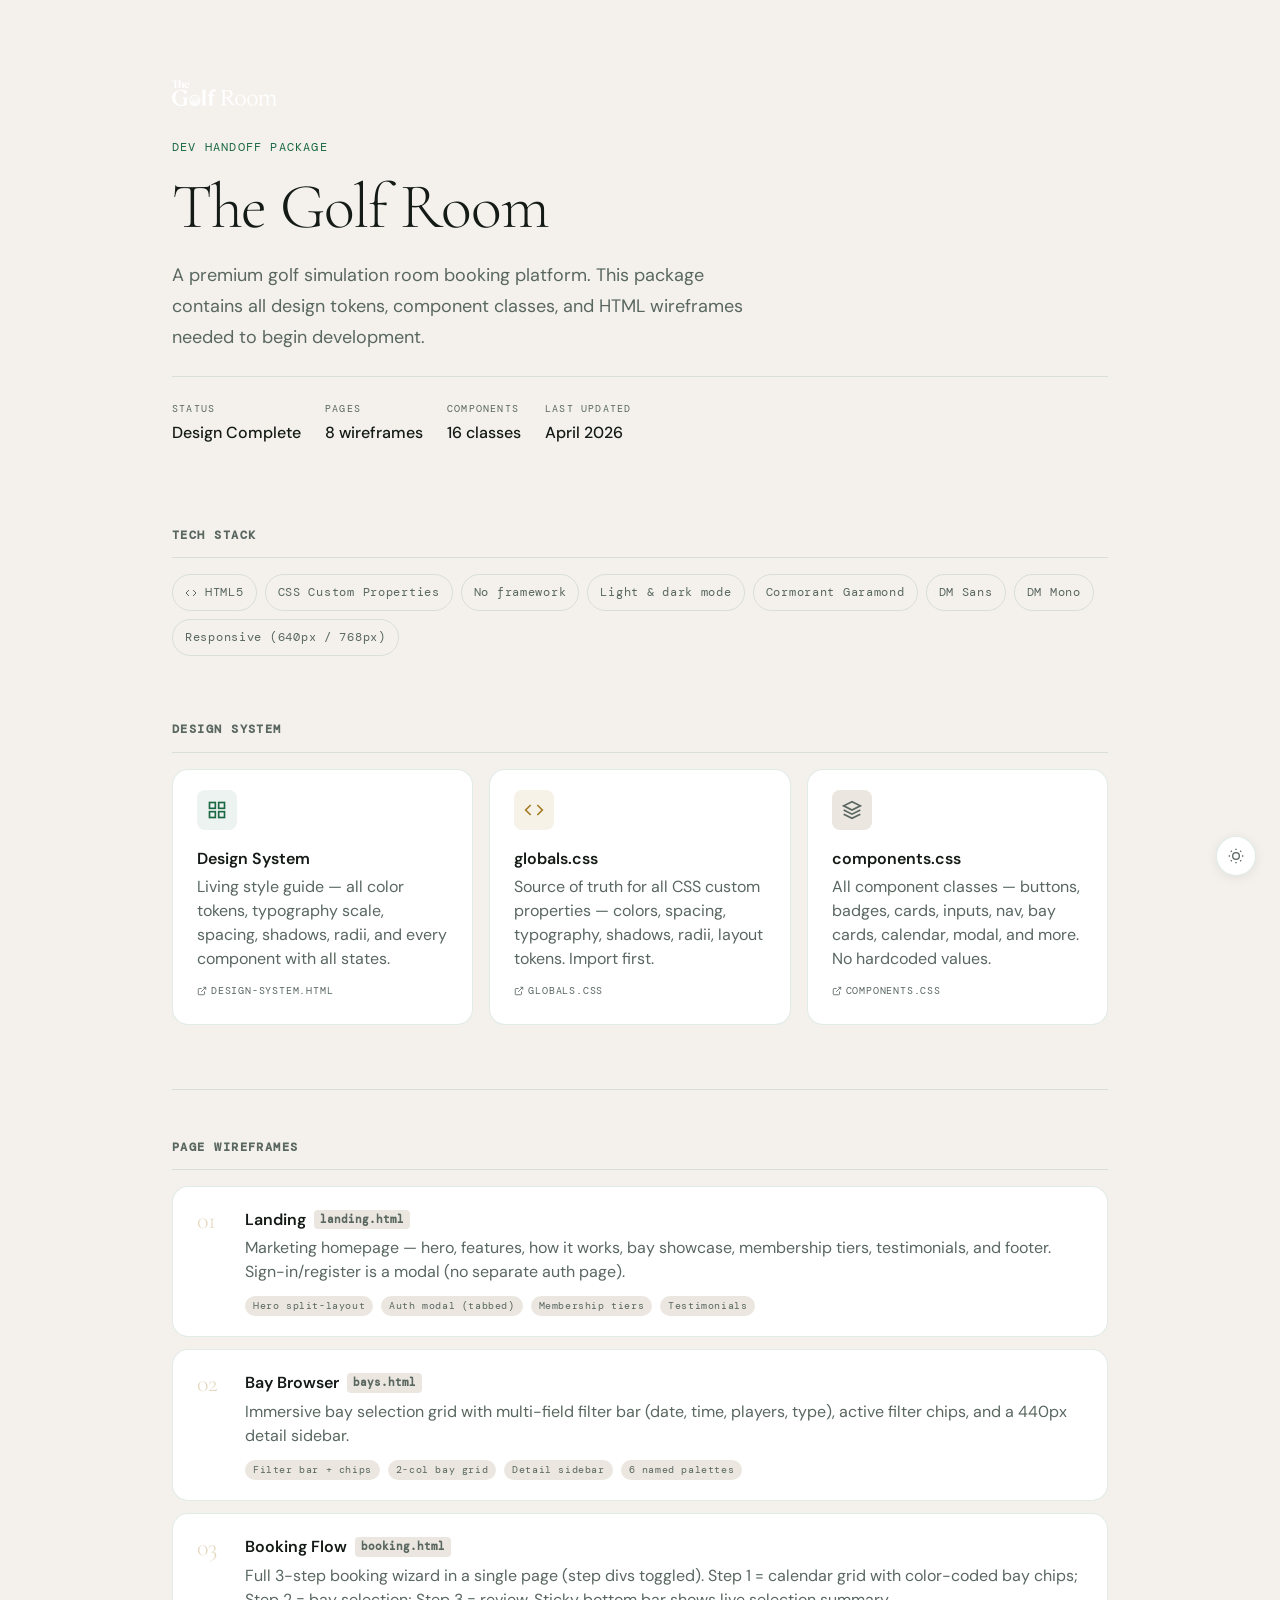
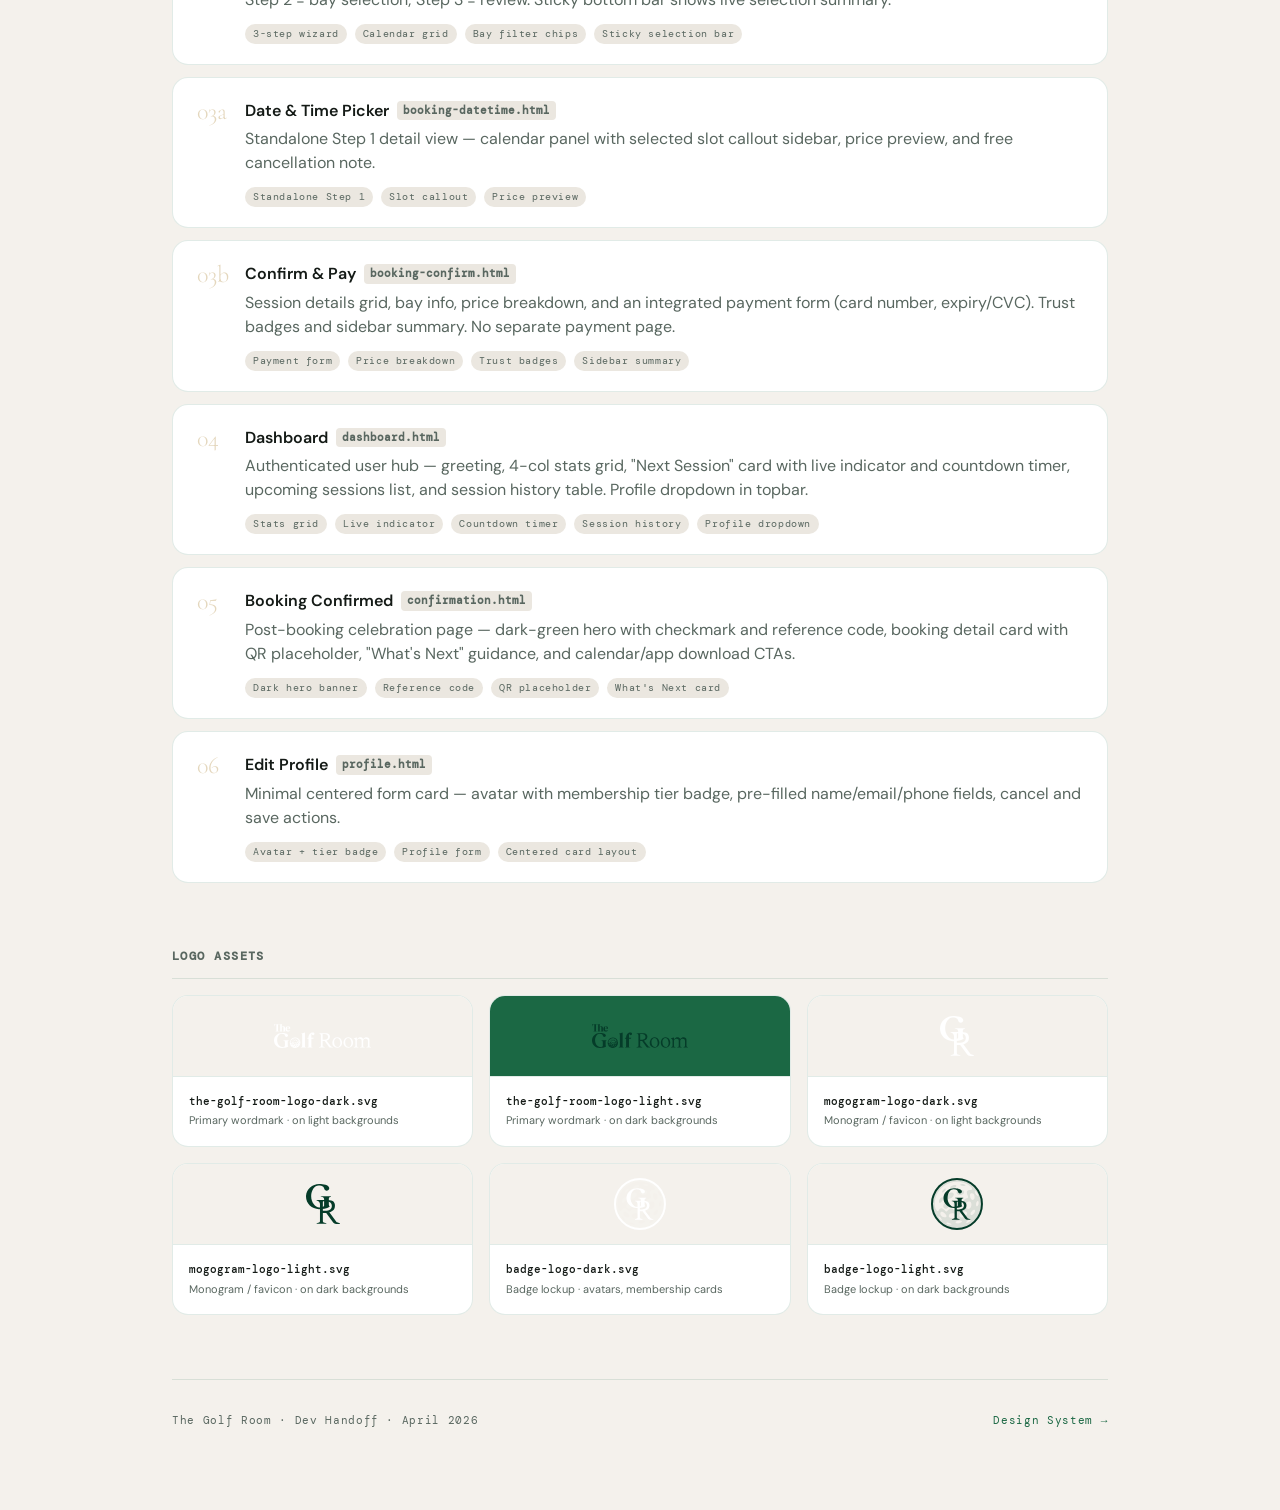
<file: index.html>
<!DOCTYPE html>
<html lang="en">
<head>
<meta charset="UTF-8">
<meta name="viewport" content="width=device-width, initial-scale=1.0">
<title>The Golf Room — Dev Handoff</title>
<link rel="icon" href="assets/logos/mogogram-logo-dark.svg"  type="image/svg+xml" media="(prefers-color-scheme: light)">
<link rel="icon" href="assets/logos/mogogram-logo-light.svg" type="image/svg+xml" media="(prefers-color-scheme: dark)">
<link rel="preconnect" href="https://fonts.googleapis.com">
<link rel="preconnect" href="https://fonts.gstatic.com" crossorigin>
<link href="https://fonts.googleapis.com/css2?family=Cormorant+Garamond:ital,wght@0,300;0,400;0,500;0,600;1,300;1,400&family=DM+Sans:wght@300;400;500;600&family=DM+Mono:wght@400;500&display=swap" rel="stylesheet">
<link rel="stylesheet" href="globals.css">
<style>
/* ── Index-specific layout ─────────────────────────────── */
.page {
  max-width: 1000px;
  margin: 0 auto;
  padding: var(--space-20) var(--space-8);
}

.header {
  margin-bottom: var(--space-20);
}

.header__eyebrow {
  font-family: var(--font-mono);
  font-size: var(--text-label);
  letter-spacing: 0.1em;
  text-transform: uppercase;
  color: var(--color-green-primary);
  margin-bottom: var(--space-4);
}

.header__title {
  font-family: var(--font-display);
  font-size: var(--text-display-lg);
  font-weight: 300;
  letter-spacing: -0.02em;
  color: var(--color-text-primary);
  line-height: 1.05;
  margin-bottom: var(--space-5);
}

.header__desc {
  font-size: var(--text-body-lg);
  color: var(--color-text-secondary);
  max-width: 600px;
  line-height: 1.7;
}

.header__meta {
  display: flex;
  flex-wrap: wrap;
  gap: var(--space-6);
  margin-top: var(--space-6);
  padding-top: var(--space-6);
  border-top: 1px solid var(--color-border);
}

.header__meta-item {
  display: flex;
  flex-direction: column;
  gap: 3px;
}

.header__meta-label {
  font-family: var(--font-mono);
  font-size: 10px;
  letter-spacing: 0.12em;
  text-transform: uppercase;
  color: var(--color-text-secondary);
}

.header__meta-value {
  font-size: var(--text-body-md);
  font-weight: 500;
  color: var(--color-text-primary);
}

/* Section heading */
.section-heading {
  font-family: var(--font-mono);
  font-size: var(--text-label);
  letter-spacing: 0.12em;
  text-transform: uppercase;
  color: var(--color-text-secondary);
  margin-bottom: var(--space-4);
  padding-bottom: var(--space-3);
  border-bottom: 1px solid var(--color-border);
}

/* Card grid */
.card-grid {
  display: grid;
  grid-template-columns: repeat(auto-fill, minmax(280px, 1fr));
  gap: var(--space-4);
  margin-bottom: var(--space-16);
}

/* Link card */
.link-card {
  background: var(--color-bg-surface);
  border: 1px solid var(--color-border);
  border-radius: var(--radius-lg);
  padding: var(--space-5) var(--space-6);
  text-decoration: none;
  display: block;
  transition: box-shadow 200ms ease, border-color 200ms ease, transform 150ms ease;
  cursor: pointer;
}

.link-card:hover {
  box-shadow: var(--shadow-lg);
  border-color: var(--color-border-strong);
  transform: translateY(-2px);
}

.link-card__icon {
  width: 40px;
  height: 40px;
  border-radius: var(--radius-md);
  display: flex;
  align-items: center;
  justify-content: center;
  margin-bottom: var(--space-4);
  flex-shrink: 0;
}

.link-card__icon--green {
  background: var(--color-green-subtle);
  color: var(--color-green-primary);
}

.link-card__icon--gold {
  background: rgba(166, 124, 36, 0.1);
  color: var(--color-gold);
}
[data-theme="dark"] .link-card__icon--gold {
  background: rgba(201, 168, 76, 0.15);
  color: var(--color-gold-light);
}

.link-card__icon--gray {
  background: var(--color-bg-elevated);
  color: var(--color-text-secondary);
}

.link-card__title {
  font-size: var(--text-body-md);
  font-weight: 600;
  color: var(--color-text-primary);
  margin-bottom: var(--space-1);
}

.link-card__desc {
  font-size: var(--text-body-md);
  color: var(--color-text-secondary);
  line-height: 1.5;
}

.link-card__tag {
  display: inline-flex;
  align-items: center;
  gap: 4px;
  margin-top: var(--space-3);
  font-family: var(--font-mono);
  font-size: 10px;
  letter-spacing: 0.08em;
  text-transform: uppercase;
  color: var(--color-text-secondary);
}

/* Page card — wider */
.page-card {
  background: var(--color-bg-surface);
  border: 1px solid var(--color-border);
  border-radius: var(--radius-lg);
  padding: var(--space-5) var(--space-6);
  text-decoration: none;
  display: flex;
  align-items: flex-start;
  gap: var(--space-4);
  transition: box-shadow 200ms ease, border-color 200ms ease;
  cursor: pointer;
}

.page-card:hover {
  box-shadow: var(--shadow-md);
  border-color: var(--color-border-strong);
}

.page-card__num {
  font-family: var(--font-display);
  font-size: var(--text-heading-md);
  font-weight: 300;
  color: var(--color-border-strong);
  flex-shrink: 0;
  width: 32px;
  line-height: 1.2;
}

.page-card__body {
  flex: 1;
}

.page-card__title {
  font-size: var(--text-body-md);
  font-weight: 600;
  color: var(--color-text-primary);
  margin-bottom: var(--space-1);
  display: flex;
  align-items: center;
  gap: var(--space-2);
}

.page-card__file {
  font-family: var(--font-mono);
  font-size: 11px;
  color: var(--color-text-secondary);
  background: var(--color-bg-elevated);
  padding: 1px 6px;
  border-radius: var(--radius-sm);
}

.page-card__desc {
  font-size: var(--text-body-md);
  color: var(--color-text-secondary);
  line-height: 1.5;
  margin-top: var(--space-1);
}

.page-card__features {
  display: flex;
  flex-wrap: wrap;
  gap: var(--space-2);
  margin-top: var(--space-3);
}

.page-card__feature {
  font-family: var(--font-mono);
  font-size: 10px;
  letter-spacing: 0.06em;
  color: var(--color-text-secondary);
  background: var(--color-bg-elevated);
  padding: 2px 8px;
  border-radius: var(--radius-full);
}

/* Divider */
.divider {
  height: 1px;
  background: var(--color-border);
  margin: var(--space-12) 0;
}

/* Stack badge */
.stack {
  display: flex;
  flex-wrap: wrap;
  gap: var(--space-2);
  margin-bottom: var(--space-16);
}

.stack-item {
  display: inline-flex;
  align-items: center;
  gap: var(--space-2);
  padding: var(--space-2) var(--space-3);
  border-radius: var(--radius-full);
  border: 1px solid var(--color-border);
  font-family: var(--font-mono);
  font-size: var(--text-label);
  letter-spacing: 0.06em;
  color: var(--color-text-secondary);
}

/* Logo */
.logo { height: 26px; width: auto; margin-bottom: var(--space-8); }

/* Footer */
.footer {
  padding-top: var(--space-8);
  border-top: 1px solid var(--color-border);
  display: flex;
  justify-content: space-between;
  align-items: center;
  font-family: var(--font-mono);
  font-size: 11px;
  color: var(--color-text-secondary);
  letter-spacing: 0.06em;
}

/* Theme toggle (fixed) */
.fixed-toggle {
  position: fixed;
  bottom: var(--space-6);
  right: var(--space-6);
  width: 40px;
  height: 40px;
  border-radius: var(--radius-full);
  background: var(--color-bg-surface);
  border: 1px solid var(--color-border);
  box-shadow: var(--shadow-md);
  cursor: pointer;
  display: flex;
  align-items: center;
  justify-content: center;
  color: var(--color-text-secondary);
  transition: color 200ms ease, background 200ms ease;
  z-index: 50;
}
.fixed-toggle:hover {
  color: var(--color-text-primary);
  background: var(--color-bg-elevated);
}

@media (max-width: 640px) {
  .page { padding: var(--space-12) var(--space-5); }
  .header__title { font-size: var(--text-display-md); }
  .card-grid { grid-template-columns: 1fr; }
}
</style>
</head>
<body>
<script>
  (function() {
    if (localStorage.getItem('golf-room-theme') === 'dark') {
      document.documentElement.setAttribute('data-theme', 'dark');
    }
  })();
</script>

<div class="page">

  <!-- Logo -->
  <img src="assets/logos/the-golf-room-logo-dark.svg"  id="logo-light" class="logo" alt="The Golf Room">
  <img src="assets/logos/the-golf-room-logo-light.svg" id="logo-dark"  class="logo" alt="The Golf Room" style="display:none">

  <!-- Header -->
  <div class="header">
    <div class="header__eyebrow">Dev Handoff Package</div>
    <h1 class="header__title">The Golf Room</h1>
    <p class="header__desc">A premium golf simulation room booking platform. This package contains all design tokens, component classes, and HTML wireframes needed to begin development.</p>

    <div class="header__meta">
      <div class="header__meta-item">
        <span class="header__meta-label">Status</span>
        <span class="header__meta-value">Design Complete</span>
      </div>
      <div class="header__meta-item">
        <span class="header__meta-label">Pages</span>
        <span class="header__meta-value">8 wireframes</span>
      </div>
      <div class="header__meta-item">
        <span class="header__meta-label">Components</span>
        <span class="header__meta-value">16 classes</span>
      </div>
      <div class="header__meta-item">
        <span class="header__meta-label">Last Updated</span>
        <span class="header__meta-value">April 2026</span>
      </div>
    </div>
  </div>

  <!-- Stack -->
  <h2 class="section-heading">Tech Stack</h2>
  <div class="stack">
    <div class="stack-item">
      <svg width="12" height="12" viewBox="0 0 24 24" fill="none" stroke="currentColor" stroke-width="2"><polyline points="16 18 22 12 16 6"/><polyline points="8 6 2 12 8 18"/></svg>
      HTML5
    </div>
    <div class="stack-item">CSS Custom Properties</div>
    <div class="stack-item">No framework</div>
    <div class="stack-item">Light &amp; dark mode</div>
    <div class="stack-item">Cormorant Garamond</div>
    <div class="stack-item">DM Sans</div>
    <div class="stack-item">DM Mono</div>
    <div class="stack-item">Responsive (640px / 768px)</div>
  </div>

  <!-- System Files -->
  <h2 class="section-heading">Design System</h2>
  <div class="card-grid">
    <a href="design-system.html" class="link-card">
      <div class="link-card__icon link-card__icon--green">
        <svg width="20" height="20" viewBox="0 0 24 24" fill="none" stroke="currentColor" stroke-width="2"><rect x="3" y="3" width="7" height="7"/><rect x="14" y="3" width="7" height="7"/><rect x="14" y="14" width="7" height="7"/><rect x="3" y="14" width="7" height="7"/></svg>
      </div>
      <div class="link-card__title">Design System</div>
      <div class="link-card__desc">Living style guide — all color tokens, typography scale, spacing, shadows, radii, and every component with all states.</div>
      <div class="link-card__tag">
        <svg width="10" height="10" viewBox="0 0 24 24" fill="none" stroke="currentColor" stroke-width="2"><path d="M18 13v6a2 2 0 0 1-2 2H5a2 2 0 0 1-2-2V8a2 2 0 0 1 2-2h6"/><polyline points="15 3 21 3 21 9"/><line x1="10" y1="14" x2="21" y2="3"/></svg>
        design-system.html
      </div>
    </a>

    <a href="globals.css" class="link-card">
      <div class="link-card__icon link-card__icon--gold">
        <svg width="20" height="20" viewBox="0 0 24 24" fill="none" stroke="currentColor" stroke-width="2"><polyline points="16 18 22 12 16 6"/><polyline points="8 6 2 12 8 18"/></svg>
      </div>
      <div class="link-card__title">globals.css</div>
      <div class="link-card__desc">Source of truth for all CSS custom properties — colors, spacing, typography, shadows, radii, layout tokens. Import first.</div>
      <div class="link-card__tag">
        <svg width="10" height="10" viewBox="0 0 24 24" fill="none" stroke="currentColor" stroke-width="2"><path d="M18 13v6a2 2 0 0 1-2 2H5a2 2 0 0 1-2-2V8a2 2 0 0 1 2-2h6"/><polyline points="15 3 21 3 21 9"/><line x1="10" y1="14" x2="21" y2="3"/></svg>
        globals.css
      </div>
    </a>

    <a href="components.css" class="link-card">
      <div class="link-card__icon link-card__icon--gray">
        <svg width="20" height="20" viewBox="0 0 24 24" fill="none" stroke="currentColor" stroke-width="2"><path d="M12 2L2 7l10 5 10-5-10-5z"/><path d="M2 17l10 5 10-5"/><path d="M2 12l10 5 10-5"/></svg>
      </div>
      <div class="link-card__title">components.css</div>
      <div class="link-card__desc">All component classes — buttons, badges, cards, inputs, nav, bay cards, calendar, modal, and more. No hardcoded values.</div>
      <div class="link-card__tag">
        <svg width="10" height="10" viewBox="0 0 24 24" fill="none" stroke="currentColor" stroke-width="2"><path d="M18 13v6a2 2 0 0 1-2 2H5a2 2 0 0 1-2-2V8a2 2 0 0 1 2-2h6"/><polyline points="15 3 21 3 21 9"/><line x1="10" y1="14" x2="21" y2="3"/></svg>
        components.css
      </div>
    </a>
  </div>

  <div class="divider"></div>

  <!-- Pages -->
  <h2 class="section-heading">Page Wireframes</h2>
  <div style="display:flex;flex-direction:column;gap:var(--space-3);margin-bottom:var(--space-16);">

    <a href="pages/landing.html" class="page-card">
      <div class="page-card__num">01</div>
      <div class="page-card__body">
        <div class="page-card__title">
          Landing
          <span class="page-card__file">landing.html</span>
        </div>
        <div class="page-card__desc">Marketing homepage — hero, features, how it works, bay showcase, membership tiers, testimonials, and footer. Sign-in/register is a modal (no separate auth page).</div>
        <div class="page-card__features">
          <span class="page-card__feature">Hero split-layout</span>
          <span class="page-card__feature">Auth modal (tabbed)</span>
          <span class="page-card__feature">Membership tiers</span>
          <span class="page-card__feature">Testimonials</span>
        </div>
      </div>
    </a>

    <a href="pages/bays.html" class="page-card">
      <div class="page-card__num">02</div>
      <div class="page-card__body">
        <div class="page-card__title">
          Bay Browser
          <span class="page-card__file">bays.html</span>
        </div>
        <div class="page-card__desc">Immersive bay selection grid with multi-field filter bar (date, time, players, type), active filter chips, and a 440px detail sidebar.</div>
        <div class="page-card__features">
          <span class="page-card__feature">Filter bar + chips</span>
          <span class="page-card__feature">2-col bay grid</span>
          <span class="page-card__feature">Detail sidebar</span>
          <span class="page-card__feature">6 named palettes</span>
        </div>
      </div>
    </a>

    <a href="pages/booking.html" class="page-card">
      <div class="page-card__num">03</div>
      <div class="page-card__body">
        <div class="page-card__title">
          Booking Flow
          <span class="page-card__file">booking.html</span>
        </div>
        <div class="page-card__desc">Full 3-step booking wizard in a single page (step divs toggled). Step 1 = calendar grid with color-coded bay chips; Step 2 = bay selection; Step 3 = review. Sticky bottom bar shows live selection summary.</div>
        <div class="page-card__features">
          <span class="page-card__feature">3-step wizard</span>
          <span class="page-card__feature">Calendar grid</span>
          <span class="page-card__feature">Bay filter chips</span>
          <span class="page-card__feature">Sticky selection bar</span>
        </div>
      </div>
    </a>

    <a href="pages/booking-datetime.html" class="page-card">
      <div class="page-card__num">03a</div>
      <div class="page-card__body">
        <div class="page-card__title">
          Date &amp; Time Picker
          <span class="page-card__file">booking-datetime.html</span>
        </div>
        <div class="page-card__desc">Standalone Step 1 detail view — calendar panel with selected slot callout sidebar, price preview, and free cancellation note.</div>
        <div class="page-card__features">
          <span class="page-card__feature">Standalone Step 1</span>
          <span class="page-card__feature">Slot callout</span>
          <span class="page-card__feature">Price preview</span>
        </div>
      </div>
    </a>

    <a href="pages/booking-confirm.html" class="page-card">
      <div class="page-card__num">03b</div>
      <div class="page-card__body">
        <div class="page-card__title">
          Confirm &amp; Pay
          <span class="page-card__file">booking-confirm.html</span>
        </div>
        <div class="page-card__desc">Session details grid, bay info, price breakdown, and an integrated payment form (card number, expiry/CVC). Trust badges and sidebar summary. No separate payment page.</div>
        <div class="page-card__features">
          <span class="page-card__feature">Payment form</span>
          <span class="page-card__feature">Price breakdown</span>
          <span class="page-card__feature">Trust badges</span>
          <span class="page-card__feature">Sidebar summary</span>
        </div>
      </div>
    </a>

    <a href="pages/dashboard.html" class="page-card">
      <div class="page-card__num">04</div>
      <div class="page-card__body">
        <div class="page-card__title">
          Dashboard
          <span class="page-card__file">dashboard.html</span>
        </div>
        <div class="page-card__desc">Authenticated user hub — greeting, 4-col stats grid, "Next Session" card with live indicator and countdown timer, upcoming sessions list, and session history table. Profile dropdown in topbar.</div>
        <div class="page-card__features">
          <span class="page-card__feature">Stats grid</span>
          <span class="page-card__feature">Live indicator</span>
          <span class="page-card__feature">Countdown timer</span>
          <span class="page-card__feature">Session history</span>
          <span class="page-card__feature">Profile dropdown</span>
        </div>
      </div>
    </a>

    <a href="pages/confirmation.html" class="page-card">
      <div class="page-card__num">05</div>
      <div class="page-card__body">
        <div class="page-card__title">
          Booking Confirmed
          <span class="page-card__file">confirmation.html</span>
        </div>
        <div class="page-card__desc">Post-booking celebration page — dark-green hero with checkmark and reference code, booking detail card with QR placeholder, "What's Next" guidance, and calendar/app download CTAs.</div>
        <div class="page-card__features">
          <span class="page-card__feature">Dark hero banner</span>
          <span class="page-card__feature">Reference code</span>
          <span class="page-card__feature">QR placeholder</span>
          <span class="page-card__feature">What's Next card</span>
        </div>
      </div>
    </a>

    <a href="pages/profile.html" class="page-card">
      <div class="page-card__num">06</div>
      <div class="page-card__body">
        <div class="page-card__title">
          Edit Profile
          <span class="page-card__file">profile.html</span>
        </div>
        <div class="page-card__desc">Minimal centered form card — avatar with membership tier badge, pre-filled name/email/phone fields, cancel and save actions.</div>
        <div class="page-card__features">
          <span class="page-card__feature">Avatar + tier badge</span>
          <span class="page-card__feature">Profile form</span>
          <span class="page-card__feature">Centered card layout</span>
        </div>
      </div>
    </a>

  </div>

  <!-- Assets -->
  <h2 class="section-heading">Logo Assets</h2>
  <div style="display:grid;grid-template-columns:repeat(auto-fill,minmax(260px,1fr));gap:var(--space-4);margin-bottom:var(--space-16);">

    <div style="background:var(--color-bg-surface);border:1px solid var(--color-border);border-radius:var(--radius-lg);overflow:hidden;">
      <div style="height:80px;display:flex;align-items:center;justify-content:center;padding:var(--space-5);background:var(--color-bg-base);">
        <img src="assets/logos/the-golf-room-logo-dark.svg" style="height:24px;width:auto;" alt="Primary logo (dark)">
      </div>
      <div style="padding:var(--space-4);border-top:1px solid var(--color-border);">
        <div style="font-family:var(--font-mono);font-size:11px;color:var(--color-text-primary);font-weight:500;">the-golf-room-logo-dark.svg</div>
        <div style="font-size:11px;color:var(--color-text-secondary);margin-top:2px;">Primary wordmark · on light backgrounds</div>
      </div>
    </div>

    <div style="background:var(--color-bg-surface);border:1px solid var(--color-border);border-radius:var(--radius-lg);overflow:hidden;">
      <div style="height:80px;display:flex;align-items:center;justify-content:center;padding:var(--space-5);background:var(--color-bg-base);" data-invert>
        <img src="assets/logos/the-golf-room-logo-light.svg" style="height:24px;width:auto;" alt="Primary logo (light)">
      </div>
      <div style="padding:var(--space-4);border-top:1px solid var(--color-border);">
        <div style="font-family:var(--font-mono);font-size:11px;color:var(--color-text-primary);font-weight:500;">the-golf-room-logo-light.svg</div>
        <div style="font-size:11px;color:var(--color-text-secondary);margin-top:2px;">Primary wordmark · on dark backgrounds</div>
      </div>
    </div>

    <div style="background:var(--color-bg-surface);border:1px solid var(--color-border);border-radius:var(--radius-lg);overflow:hidden;">
      <div style="height:80px;display:flex;align-items:center;justify-content:center;padding:var(--space-5);background:var(--color-bg-base);">
        <img src="assets/logos/mogogram-logo-dark.svg" style="height:40px;width:auto;" alt="Monogram (dark)">
      </div>
      <div style="padding:var(--space-4);border-top:1px solid var(--color-border);">
        <div style="font-family:var(--font-mono);font-size:11px;color:var(--color-text-primary);font-weight:500;">mogogram-logo-dark.svg</div>
        <div style="font-size:11px;color:var(--color-text-secondary);margin-top:2px;">Monogram / favicon · on light backgrounds</div>
      </div>
    </div>

    <div style="background:var(--color-bg-surface);border:1px solid var(--color-border);border-radius:var(--radius-lg);overflow:hidden;">
      <div style="height:80px;display:flex;align-items:center;justify-content:center;padding:var(--space-5);background:var(--color-bg-base);">
        <img src="assets/logos/mogogram-logo-light.svg" style="height:40px;width:auto;" alt="Monogram (light)">
      </div>
      <div style="padding:var(--space-4);border-top:1px solid var(--color-border);">
        <div style="font-family:var(--font-mono);font-size:11px;color:var(--color-text-primary);font-weight:500;">mogogram-logo-light.svg</div>
        <div style="font-size:11px;color:var(--color-text-secondary);margin-top:2px;">Monogram / favicon · on dark backgrounds</div>
      </div>
    </div>

    <div style="background:var(--color-bg-surface);border:1px solid var(--color-border);border-radius:var(--radius-lg);overflow:hidden;">
      <div style="height:80px;display:flex;align-items:center;justify-content:center;padding:var(--space-5);background:var(--color-bg-base);">
        <img src="assets/logos/badge-logo-dark.svg" style="height:52px;width:auto;" alt="Badge logo (dark)">
      </div>
      <div style="padding:var(--space-4);border-top:1px solid var(--color-border);">
        <div style="font-family:var(--font-mono);font-size:11px;color:var(--color-text-primary);font-weight:500;">badge-logo-dark.svg</div>
        <div style="font-size:11px;color:var(--color-text-secondary);margin-top:2px;">Badge lockup · avatars, membership cards</div>
      </div>
    </div>

    <div style="background:var(--color-bg-surface);border:1px solid var(--color-border);border-radius:var(--radius-lg);overflow:hidden;">
      <div style="height:80px;display:flex;align-items:center;justify-content:center;padding:var(--space-5);background:var(--color-bg-base);">
        <img src="assets/logos/badge-logo-light.svg" style="height:52px;width:auto;" alt="Badge logo (light)">
      </div>
      <div style="padding:var(--space-4);border-top:1px solid var(--color-border);">
        <div style="font-family:var(--font-mono);font-size:11px;color:var(--color-text-primary);font-weight:500;">badge-logo-light.svg</div>
        <div style="font-size:11px;color:var(--color-text-secondary);margin-top:2px;">Badge lockup · on dark backgrounds</div>
      </div>
    </div>

  </div>

  <!-- Footer -->
  <div class="footer">
    <span>The Golf Room · Dev Handoff · April 2026</span>
    <a href="design-system.html" style="color:var(--color-green-primary);text-decoration:none;">Design System →</a>
  </div>

</div>

<!-- Fixed theme toggle -->
<button class="fixed-toggle" id="theme-toggle" aria-label="Toggle theme">
  <svg width="16" height="16" viewBox="0 0 24 24" fill="none" stroke="currentColor" stroke-width="2"><circle cx="12" cy="12" r="5"/><path d="M12 1v2M12 21v2M4.22 4.22l1.42 1.42M18.36 18.36l1.42 1.42M1 12h2M21 12h2M4.22 19.78l1.42-1.42M18.36 5.64l1.42-1.42"/></svg>
</button>

<script>
  const html = document.documentElement;

  function syncLogos() {
    const isDark = html.getAttribute('data-theme') === 'dark';
    document.getElementById('logo-light').style.display = isDark ? 'none' : 'block';
    document.getElementById('logo-dark').style.display  = isDark ? 'block' : 'none';
    // Invert preview backgrounds for light logos
    document.querySelectorAll('[data-invert]').forEach(function(el) {
      el.style.background = isDark ? 'var(--color-bg-elevated)' : 'var(--color-green-primary)';
    });
  }

  document.getElementById('theme-toggle').addEventListener('click', function() {
    const isDark = html.getAttribute('data-theme') === 'dark';
    html.setAttribute('data-theme', isDark ? 'light' : 'dark');
    localStorage.setItem('golf-room-theme', isDark ? 'light' : 'dark');
    syncLogos();
  });

  syncLogos();
</script>
</body>
</html>
</file>
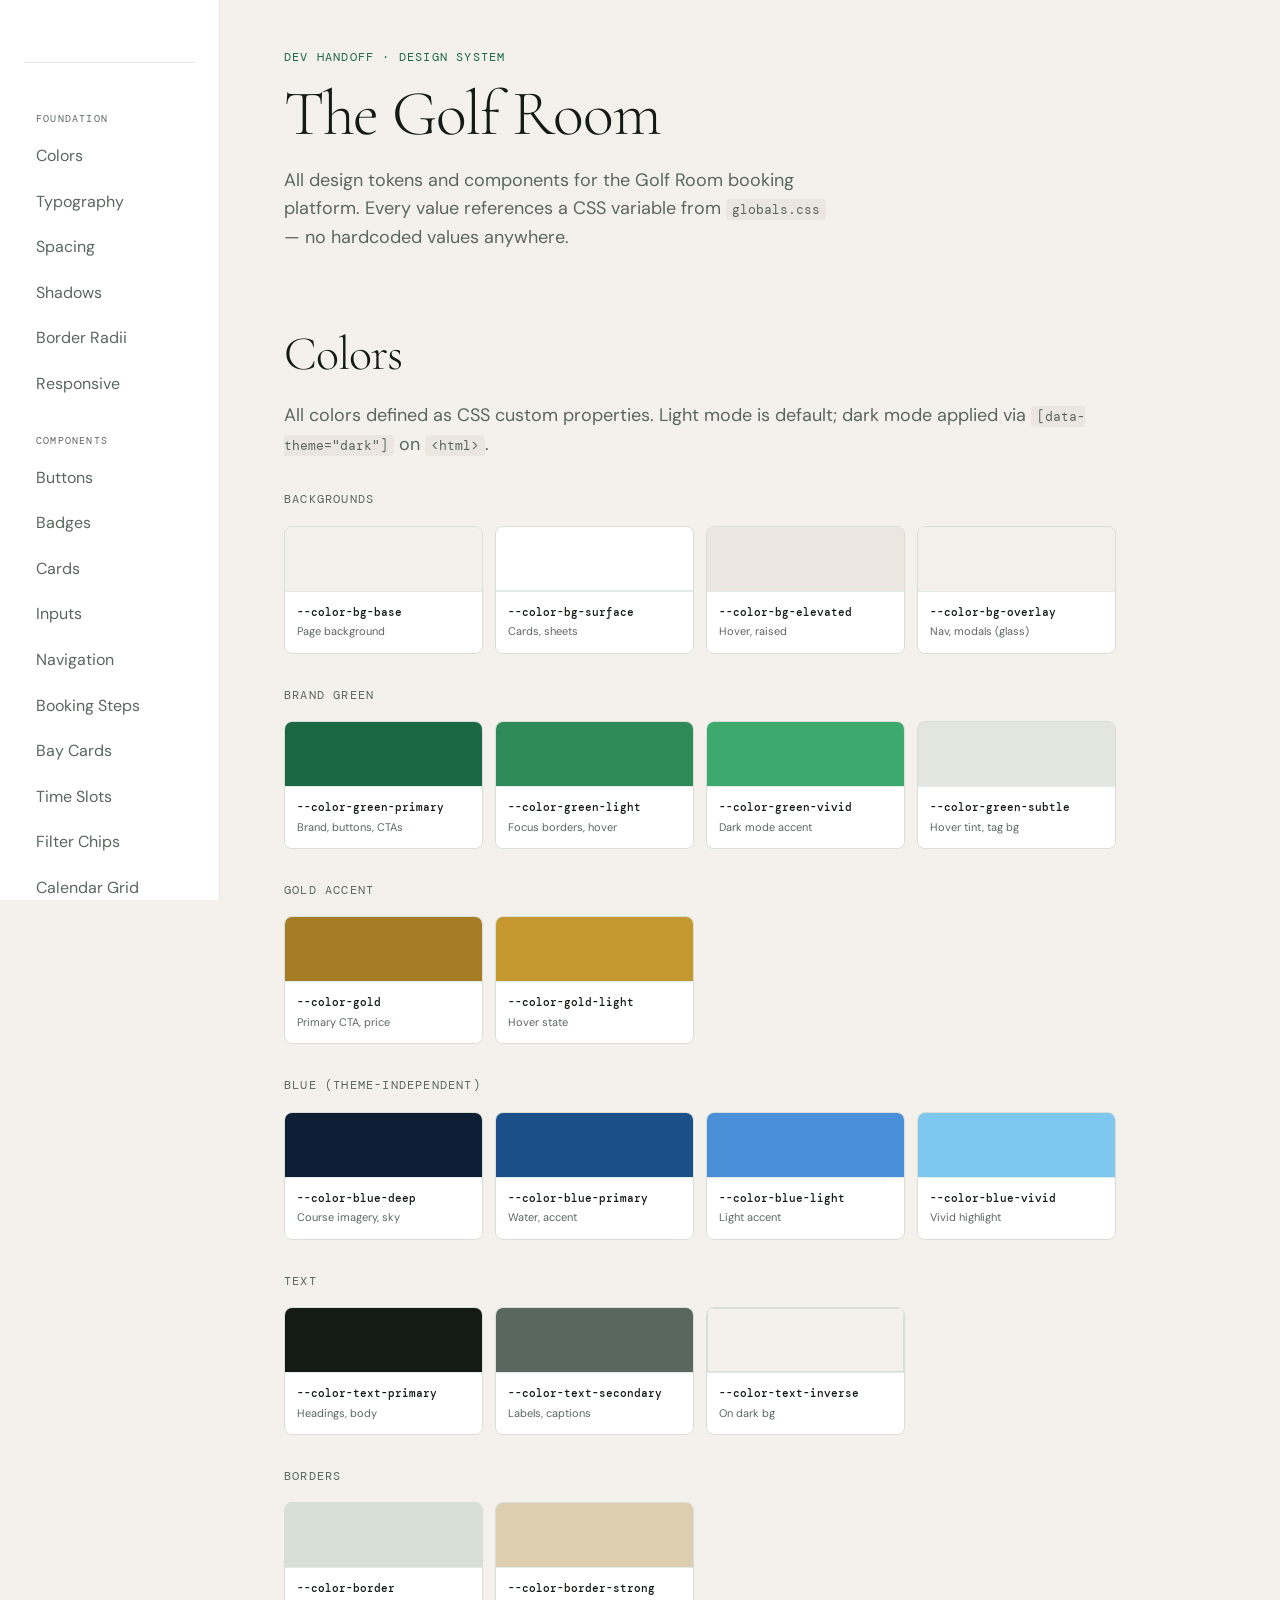
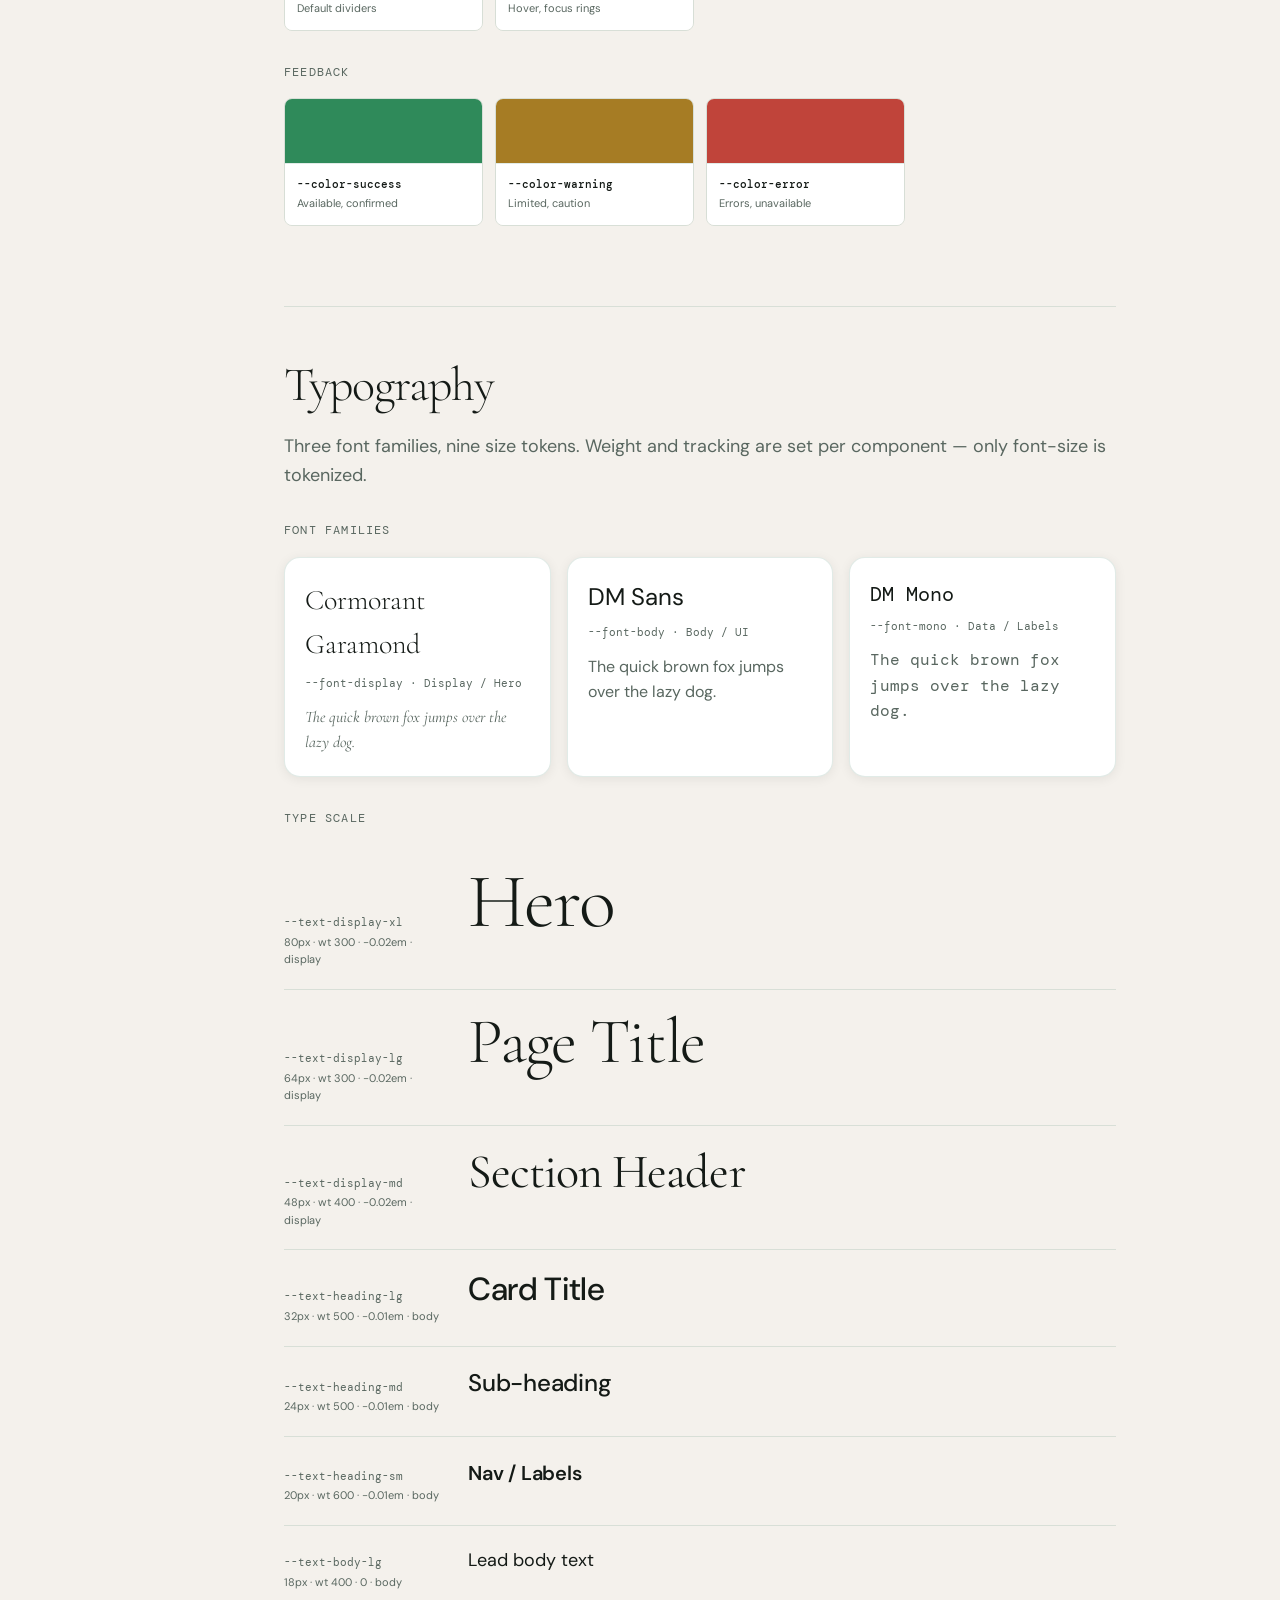
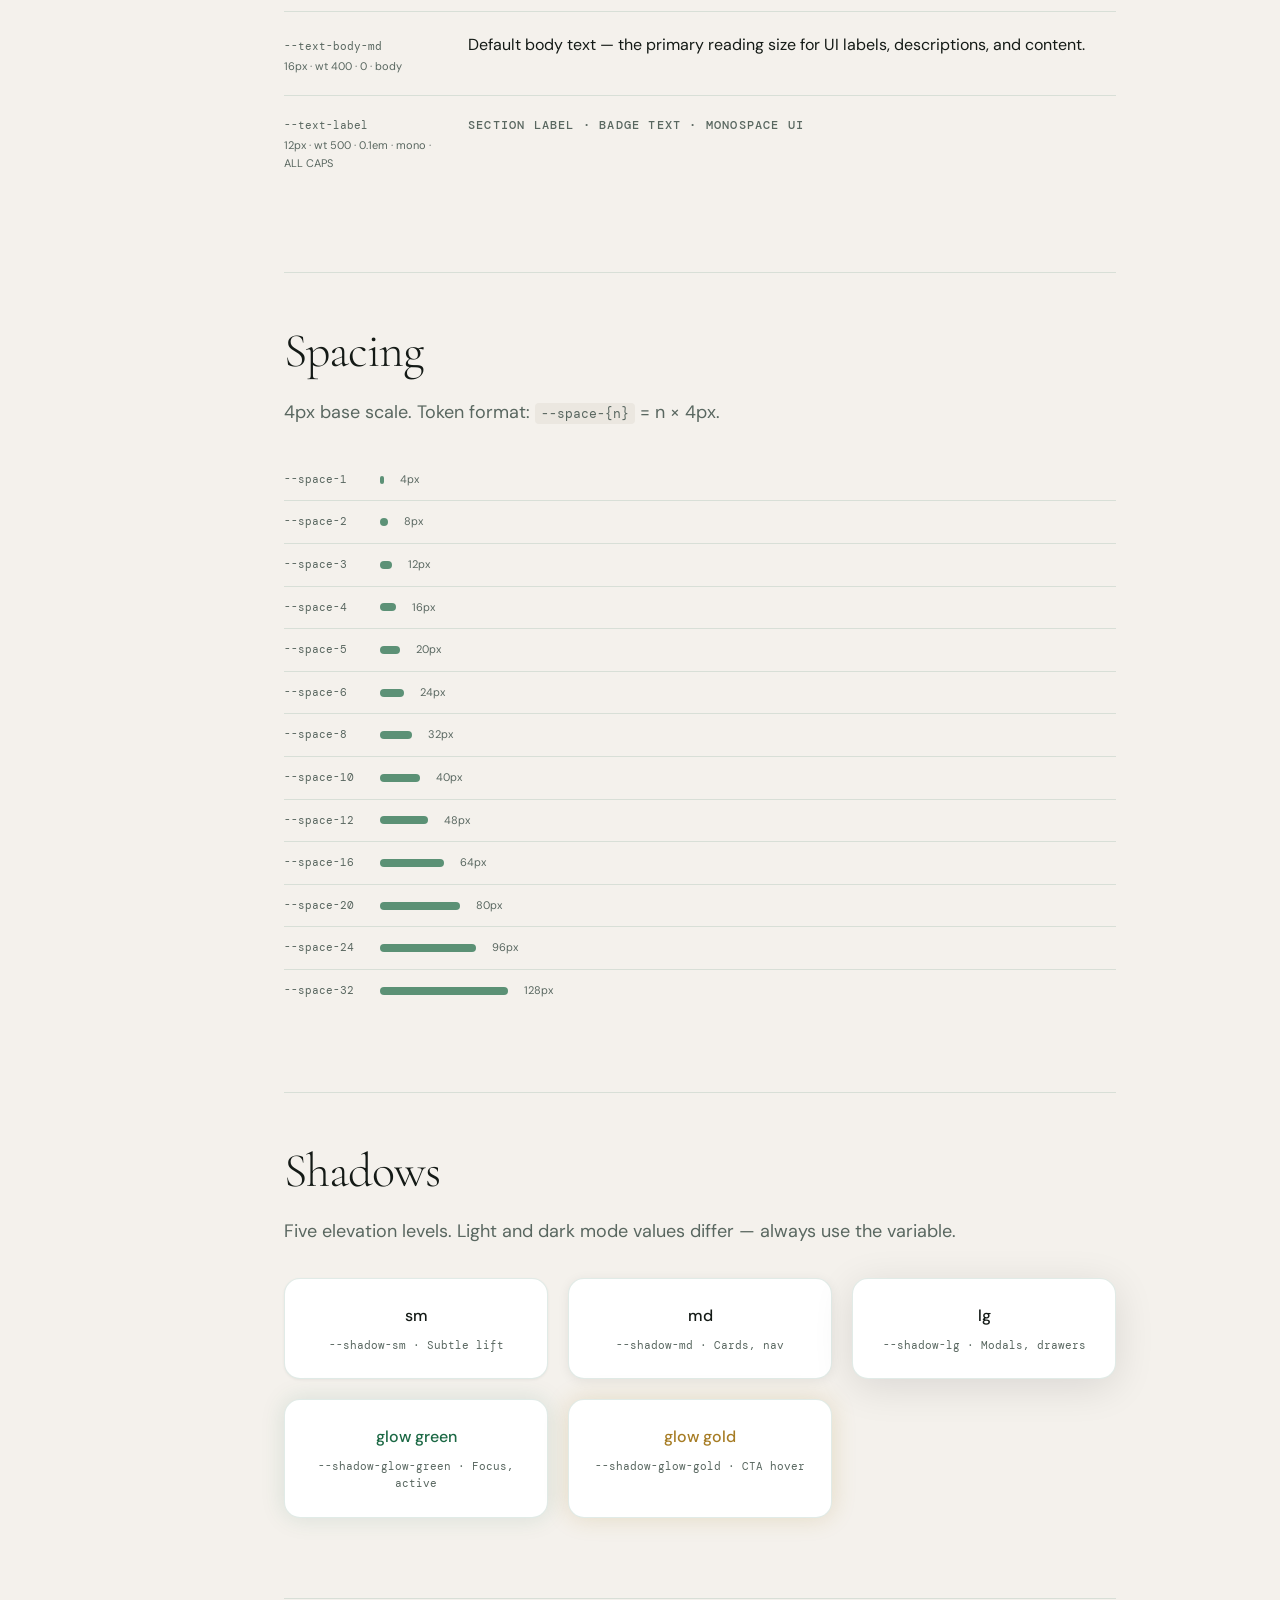
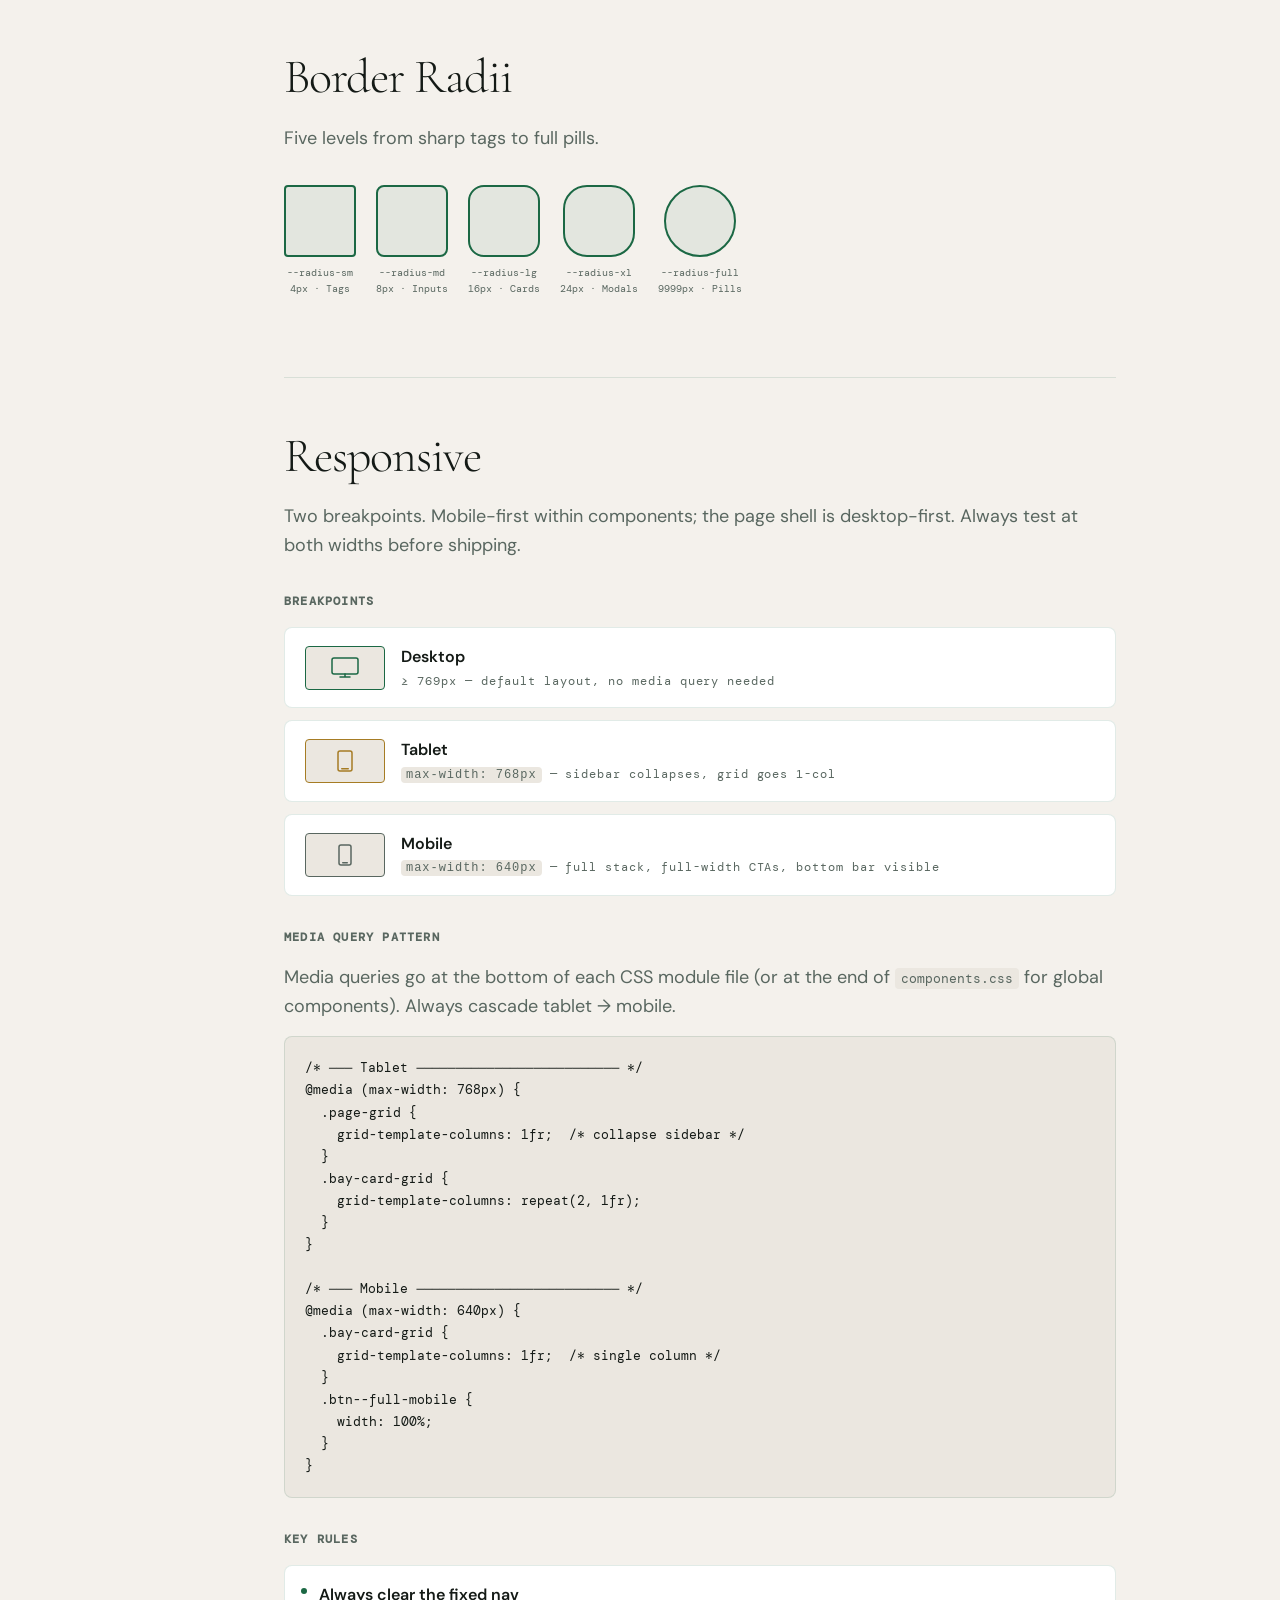
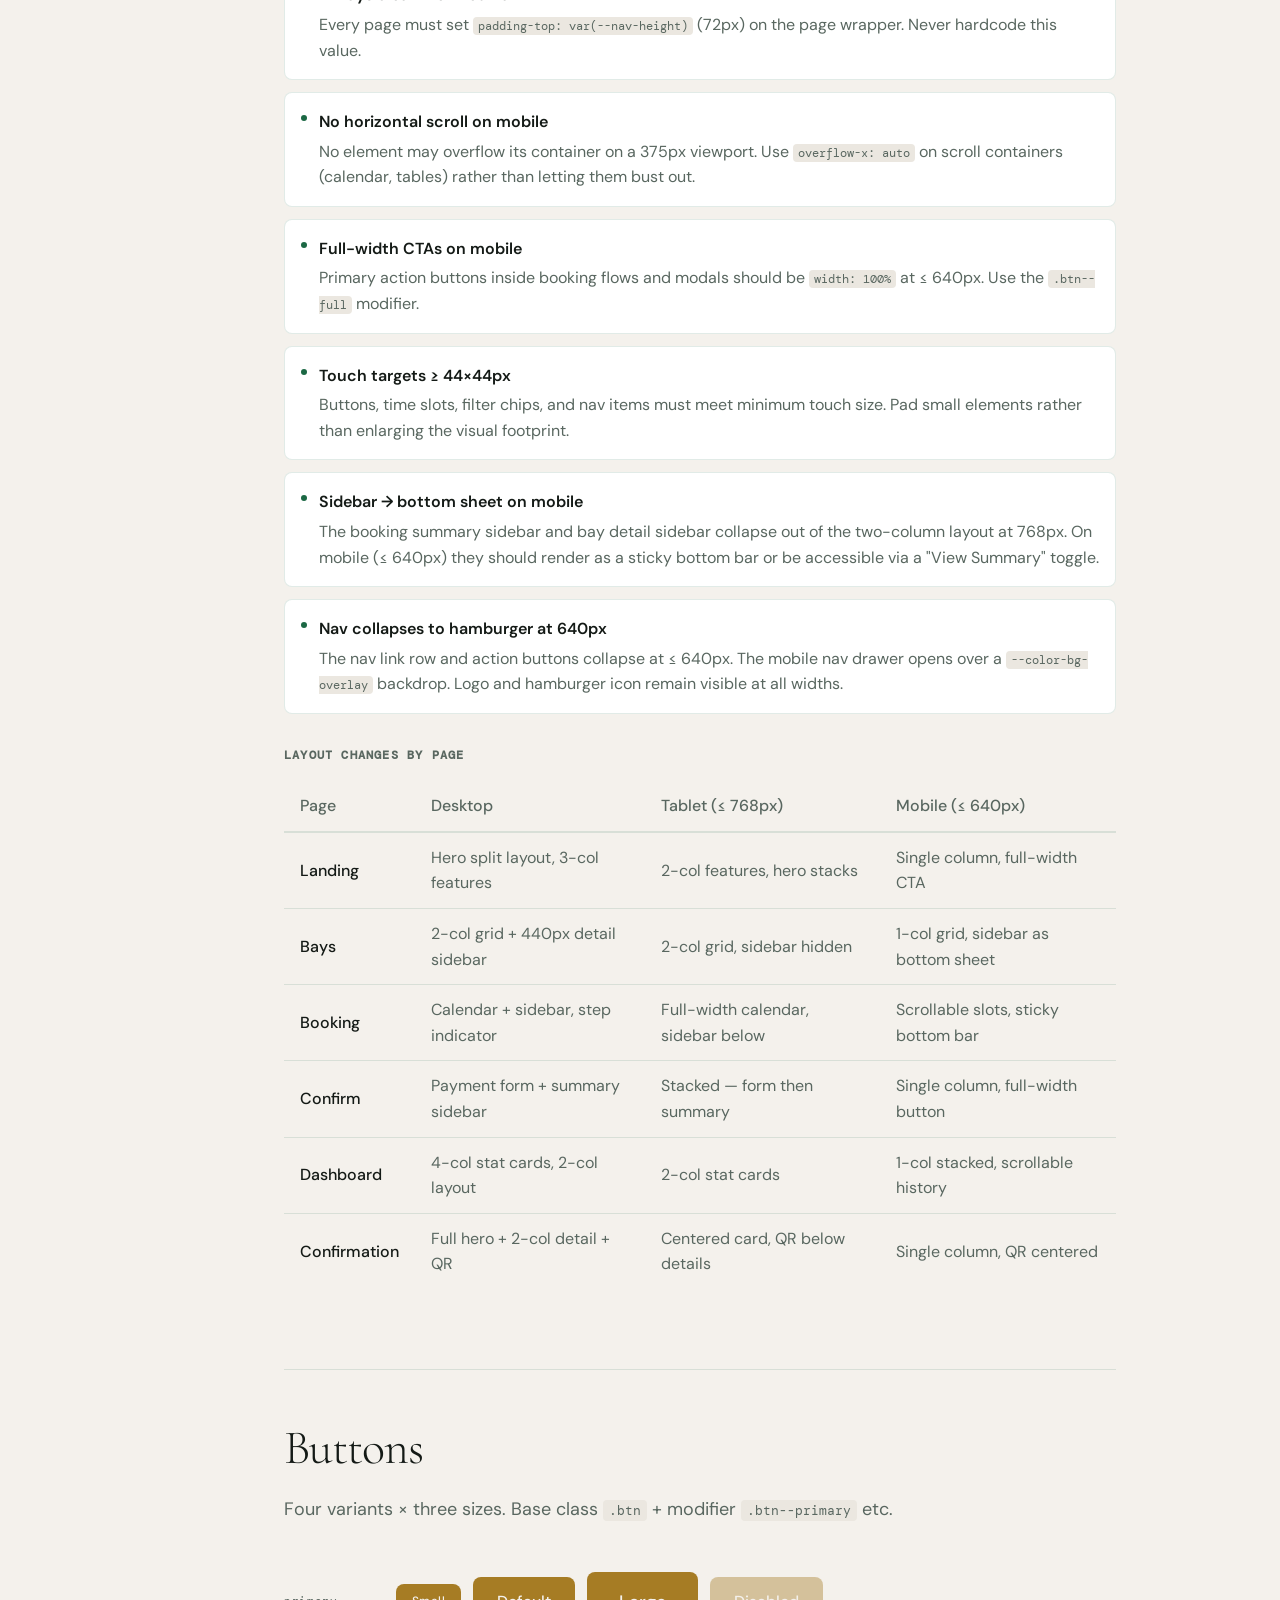
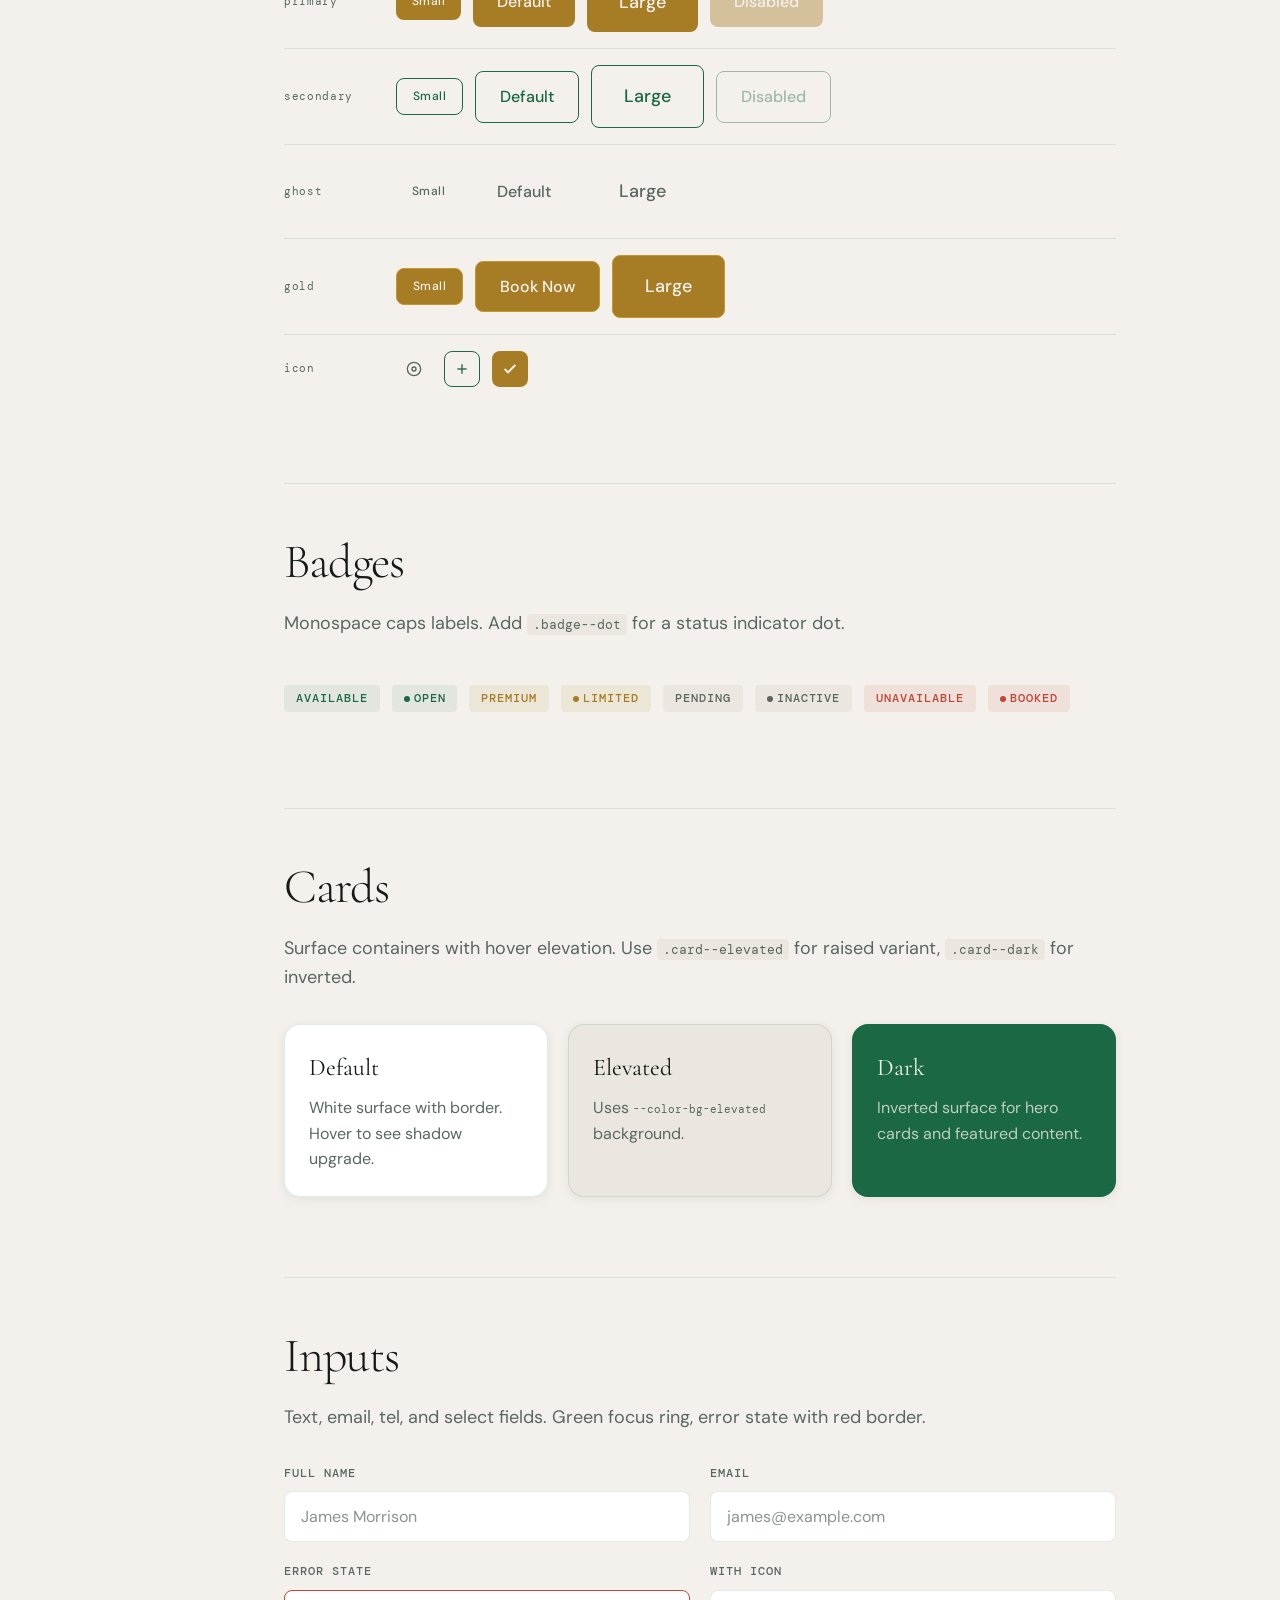
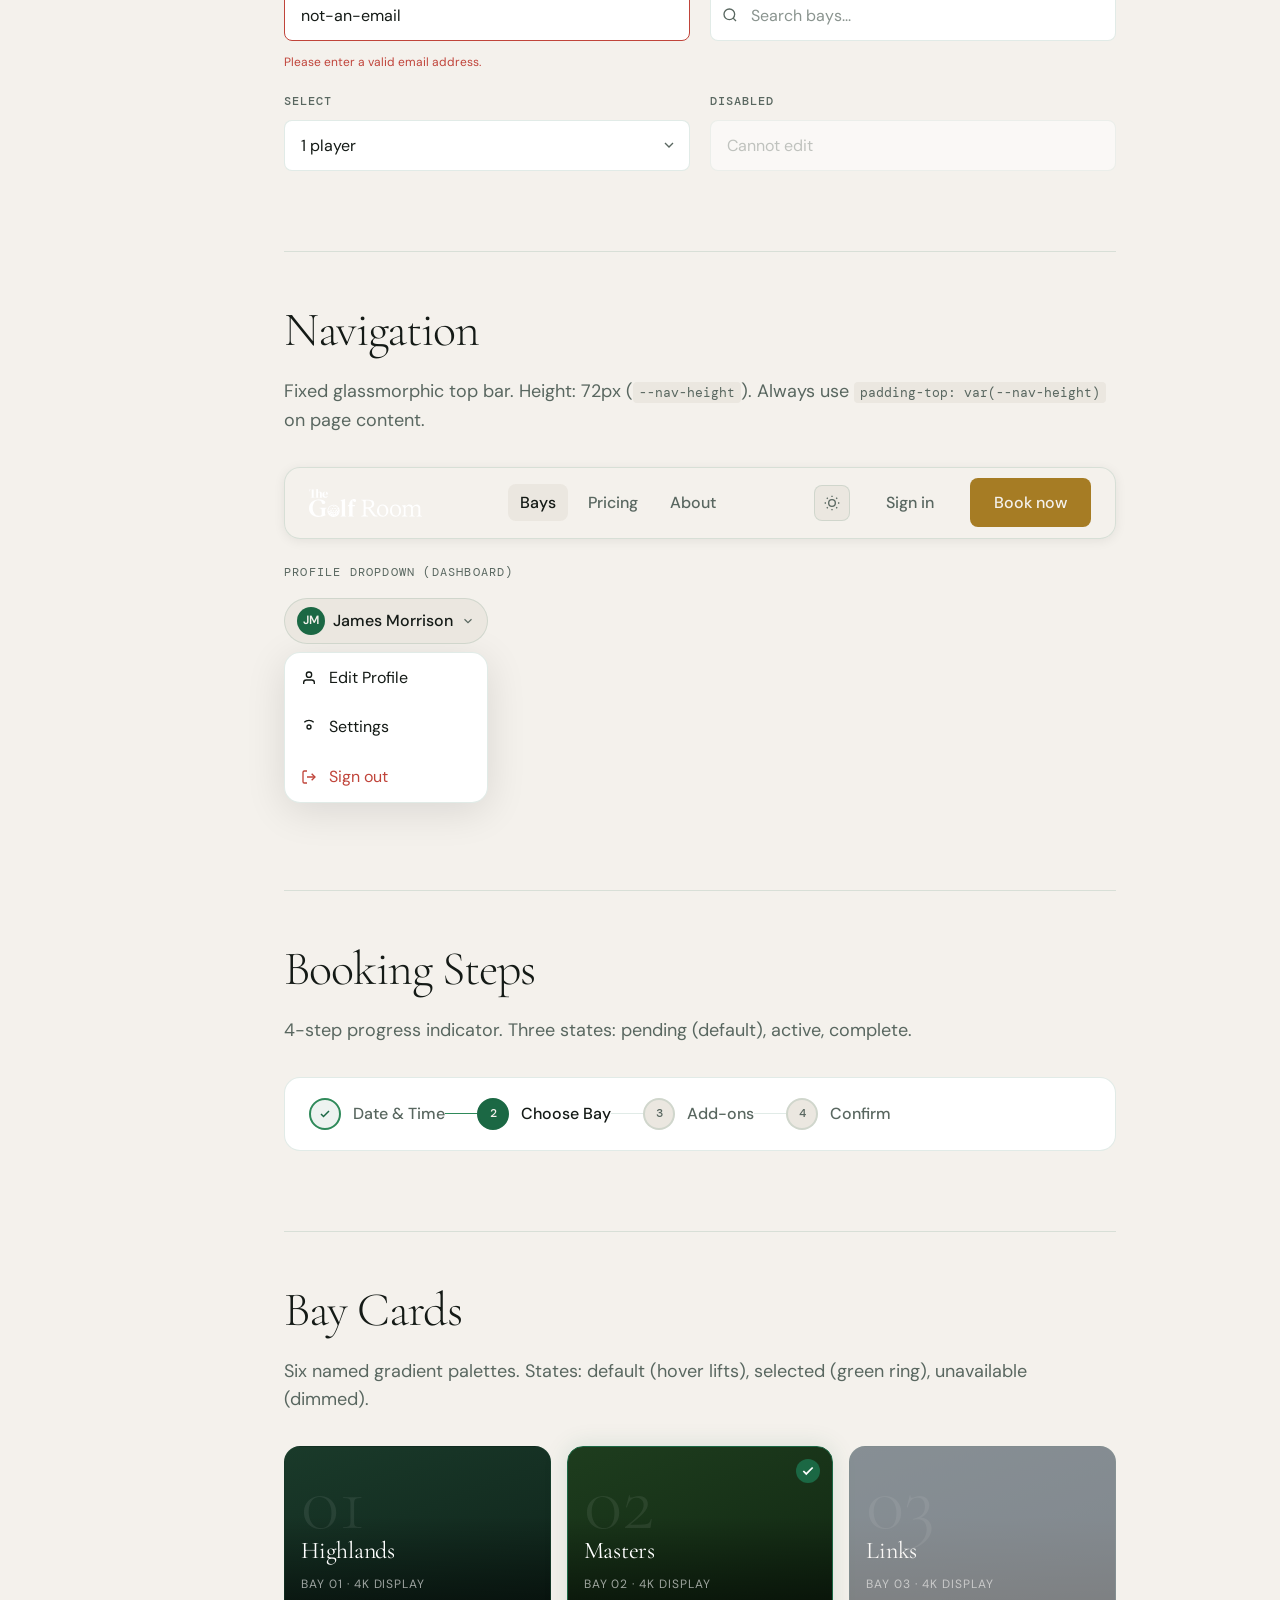
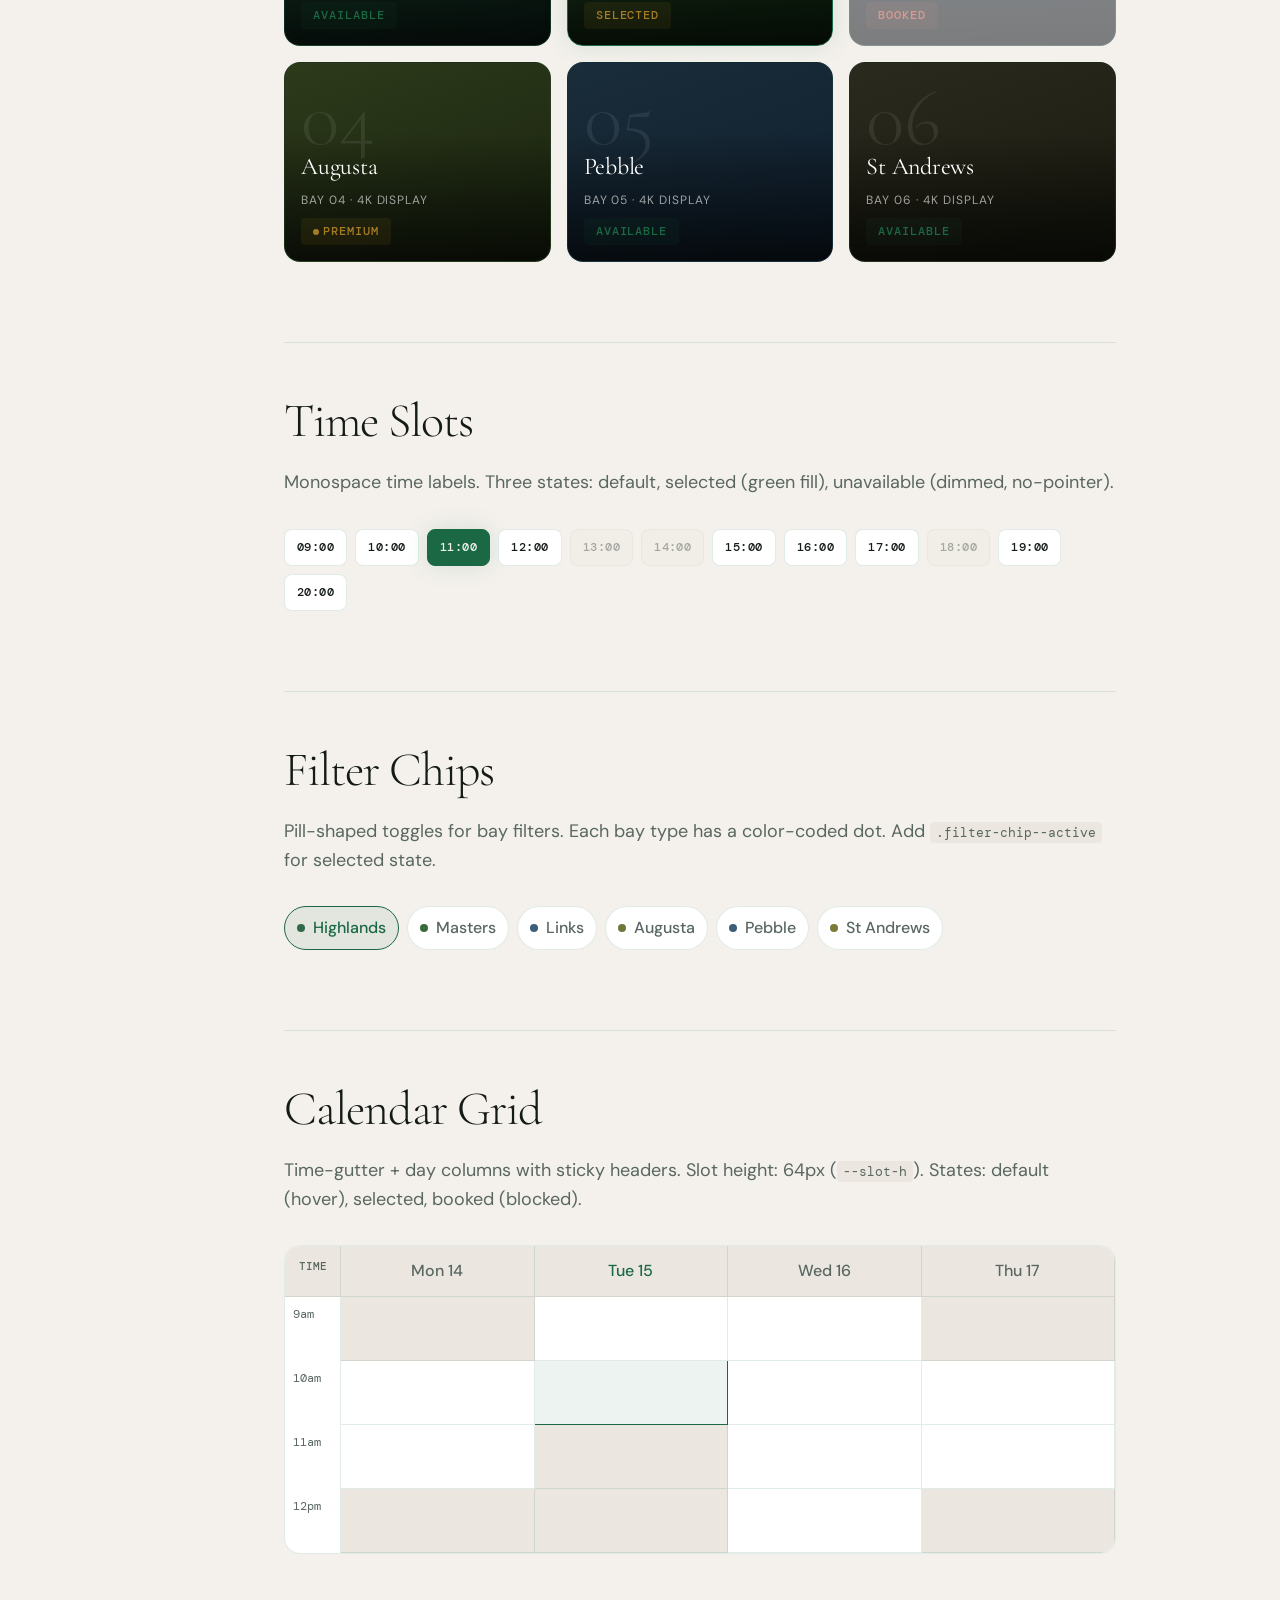
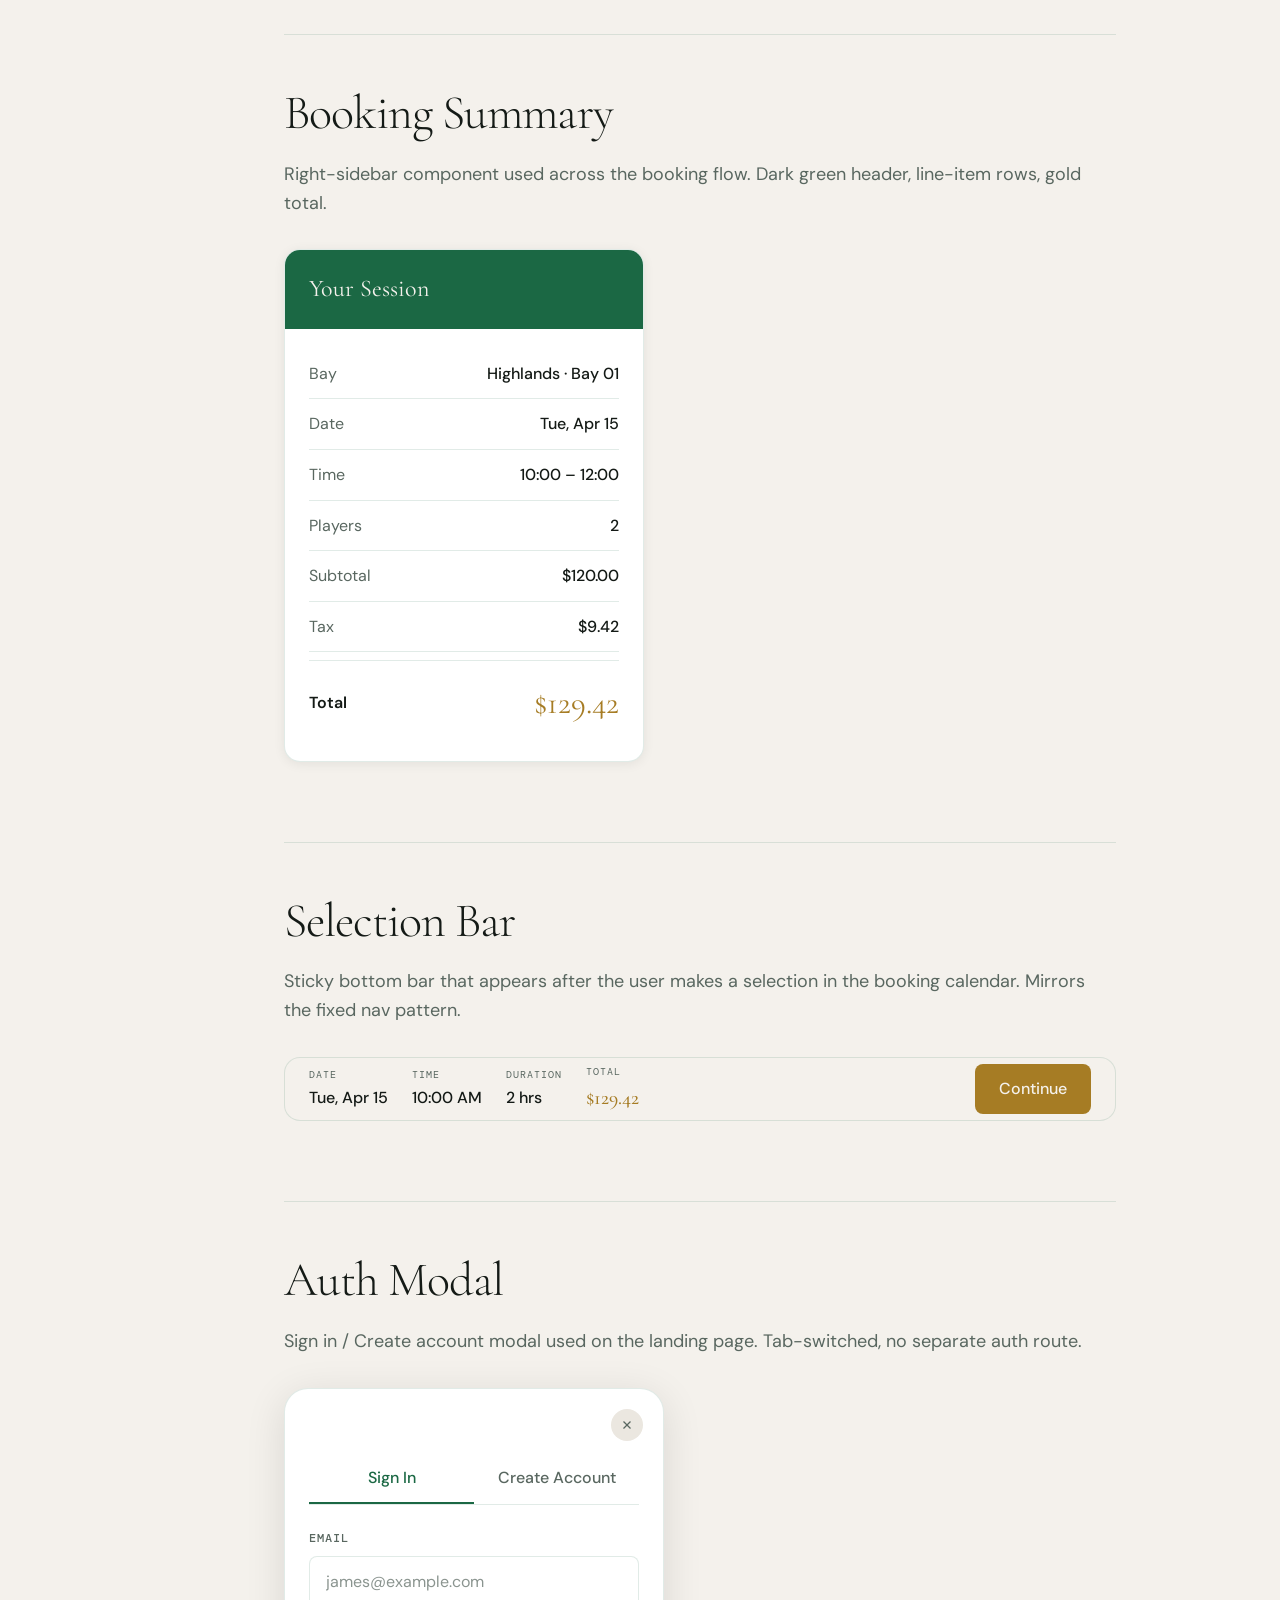
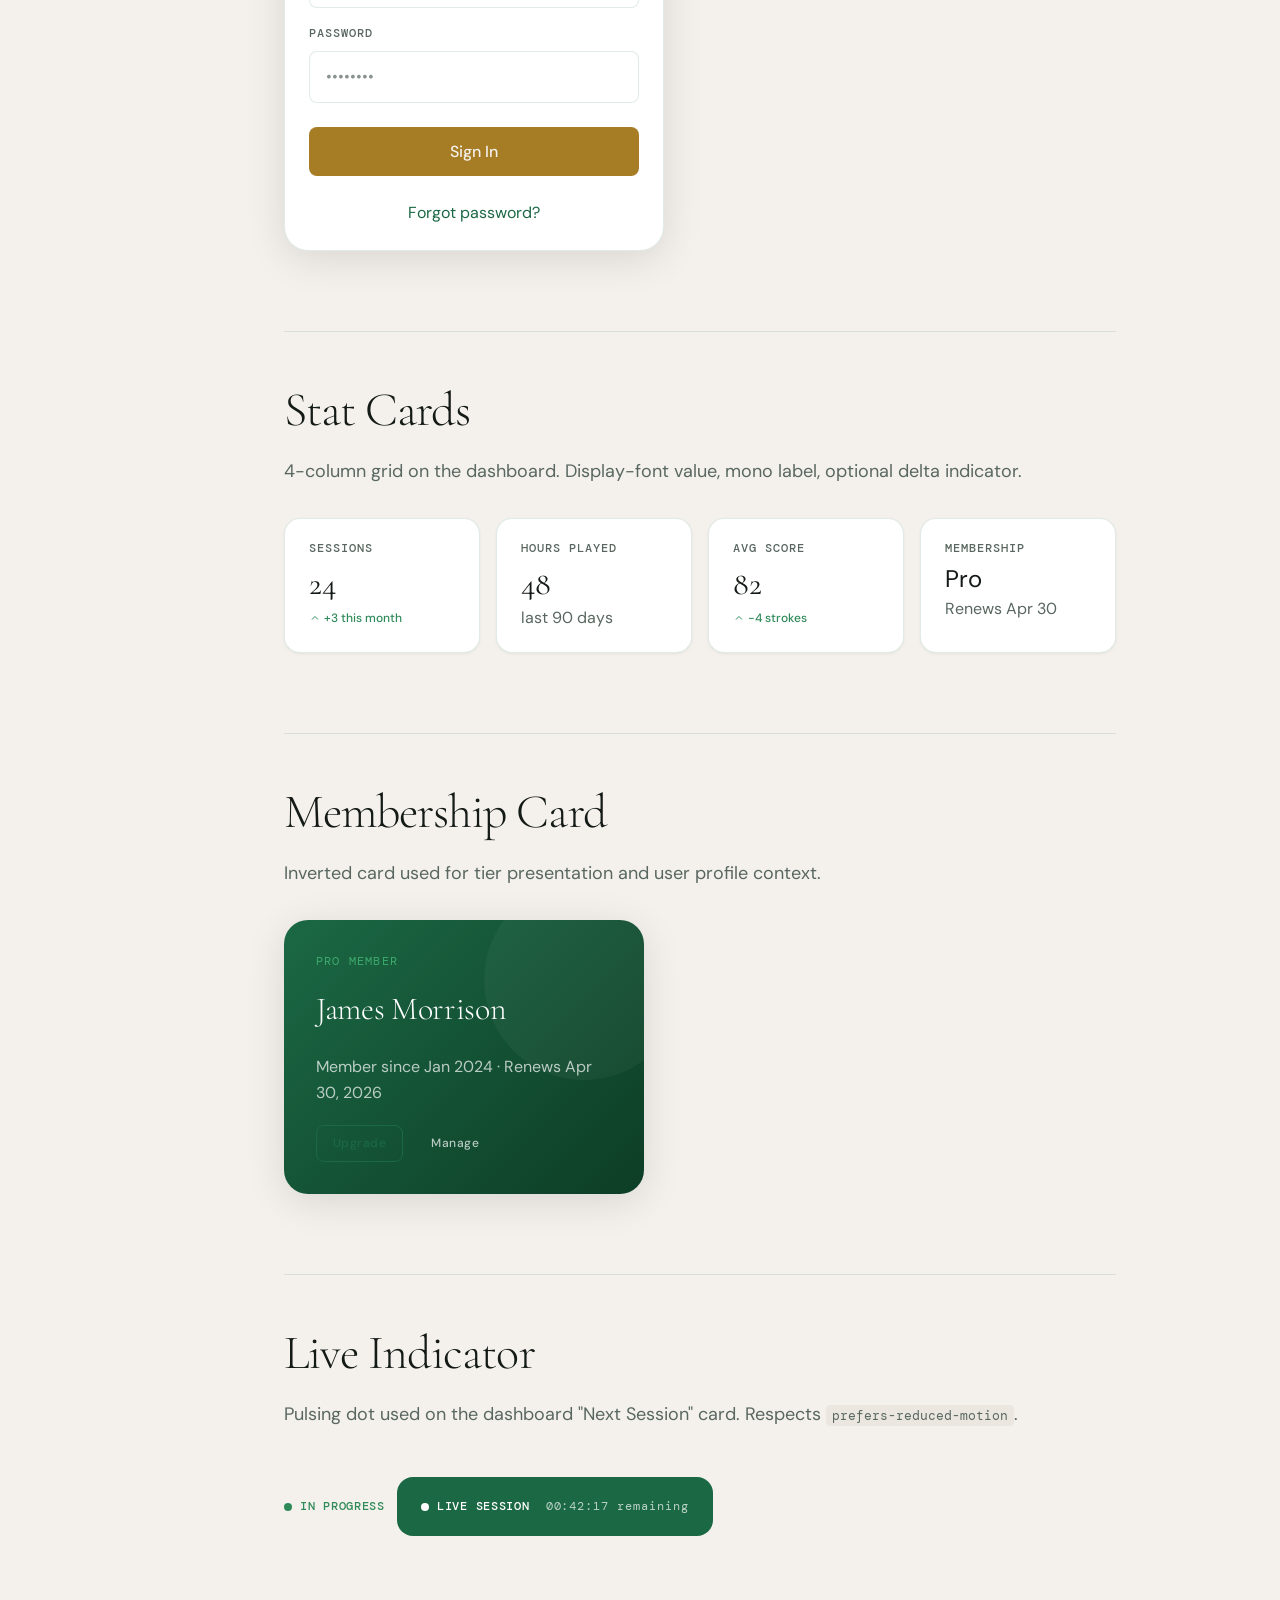
<file: design-system.html>
<!DOCTYPE html>
<html lang="en">
<head>
<meta charset="UTF-8">
<meta name="viewport" content="width=device-width, initial-scale=1.0">
<title>The Golf Room — Design System</title>
<link rel="icon" href="assets/logos/mogogram-logo-dark.svg"  type="image/svg+xml" media="(prefers-color-scheme: light)">
<link rel="icon" href="assets/logos/mogogram-logo-light.svg" type="image/svg+xml" media="(prefers-color-scheme: dark)">
<link rel="preconnect" href="https://fonts.googleapis.com">
<link rel="preconnect" href="https://fonts.gstatic.com" crossorigin>
<link href="https://fonts.googleapis.com/css2?family=Cormorant+Garamond:ital,wght@0,300;0,400;0,500;0,600;1,300;1,400&family=DM+Sans:wght@300;400;500;600&family=DM+Mono:wght@400;500&display=swap" rel="stylesheet">
<link rel="stylesheet" href="globals.css">
<link rel="stylesheet" href="components.css">
<style>
/* ── DS-specific layout (not reusable) ─────────────────────── */
.ds-layout {
  display: grid;
  grid-template-columns: 220px 1fr;
  min-height: 100vh;
}

.ds-sidebar {
  position: sticky;
  top: 0;
  height: 100vh;
  overflow-y: auto;
  background: var(--color-bg-surface);
  border-right: 1px solid var(--color-border);
  padding: var(--space-6);
  display: flex;
  flex-direction: column;
  gap: var(--space-1);
  scrollbar-width: thin;
}

.ds-sidebar__logo {
  margin-bottom: var(--space-5);
  padding-bottom: var(--space-4);
  border-bottom: 1px solid var(--color-border);
}
.ds-sidebar__logo img {
  height: 22px;
  width: auto;
}

.ds-sidebar__section-label {
  font-family: var(--font-mono);
  font-size: 10px;
  letter-spacing: 0.12em;
  text-transform: uppercase;
  color: var(--color-text-secondary);
  padding: var(--space-3) var(--space-3) var(--space-1);
  margin-top: var(--space-3);
}

.ds-sidebar__link {
  display: block;
  padding: var(--space-2) var(--space-3);
  border-radius: var(--radius-md);
  font-size: var(--text-body-md);
  color: var(--color-text-secondary);
  text-decoration: none;
  transition: background 150ms ease, color 150ms ease;
  cursor: pointer;
}
.ds-sidebar__link:hover {
  background: var(--color-bg-elevated);
  color: var(--color-text-primary);
}

.ds-sidebar__footer {
  margin-top: auto;
  padding-top: var(--space-5);
  border-top: 1px solid var(--color-border);
}

.ds-main {
  padding: var(--space-12) var(--space-16);
  max-width: 960px;
}

.ds-section {
  margin-bottom: var(--space-20);
  scroll-margin-top: var(--space-8);
}

.ds-section-title {
  font-family: var(--font-display);
  font-size: var(--text-display-md);
  font-weight: 300;
  letter-spacing: -0.02em;
  color: var(--color-text-primary);
  margin-bottom: var(--space-2);
}

.ds-section-desc {
  font-size: var(--text-body-lg);
  color: var(--color-text-secondary);
  margin-bottom: var(--space-8);
}

.ds-divider {
  height: 1px;
  background: var(--color-border);
  margin: var(--space-10) 0;
}

.ds-subsection-title {
  font-family: var(--font-mono);
  font-size: var(--text-label);
  letter-spacing: 0.1em;
  text-transform: uppercase;
  color: var(--color-text-secondary);
  margin-bottom: var(--space-4);
  margin-top: var(--space-8);
}

/* Token display grids */
.ds-color-grid {
  display: grid;
  grid-template-columns: repeat(auto-fill, minmax(180px, 1fr));
  gap: var(--space-3);
}

.ds-swatch {
  border-radius: var(--radius-md);
  overflow: hidden;
  border: 1px solid var(--color-border);
}
.ds-swatch__color {
  height: 64px;
}
.ds-swatch__info {
  background: var(--color-bg-surface);
  padding: var(--space-3);
  border-top: 1px solid var(--color-border);
}
.ds-swatch__name {
  font-family: var(--font-mono);
  font-size: 11px;
  color: var(--color-text-primary);
  font-weight: 500;
  word-break: break-all;
}
.ds-swatch__role {
  font-size: 11px;
  color: var(--color-text-secondary);
  margin-top: 2px;
}

/* Typography demo */
.ds-type-row {
  display: flex;
  align-items: baseline;
  gap: var(--space-6);
  padding: var(--space-5) 0;
  border-bottom: 1px solid var(--color-border);
}
.ds-type-row:last-child { border-bottom: none; }
.ds-type-meta {
  flex-shrink: 0;
  width: 160px;
}
.ds-type-token {
  font-family: var(--font-mono);
  font-size: 11px;
  color: var(--color-text-secondary);
}
.ds-type-spec {
  font-size: 11px;
  color: var(--color-text-secondary);
  margin-top: 2px;
}

/* Spacing demo */
.ds-space-row {
  display: flex;
  align-items: center;
  gap: var(--space-4);
  padding: var(--space-3) 0;
  border-bottom: 1px solid var(--color-border);
}
.ds-space-row:last-child { border-bottom: none; }
.ds-space-token { font-family: var(--font-mono); font-size: 11px; color: var(--color-text-secondary); width: 80px; flex-shrink: 0; }
.ds-space-bar { height: 8px; background: var(--color-green-primary); border-radius: var(--radius-full); opacity: 0.7; }
.ds-space-value { font-size: 11px; color: var(--color-text-secondary); flex-shrink: 0; }

/* Shadow demo */
.ds-shadow-grid {
  display: grid;
  grid-template-columns: repeat(auto-fill, minmax(200px, 1fr));
  gap: var(--space-5);
}
.ds-shadow-demo {
  background: var(--color-bg-surface);
  border-radius: var(--radius-lg);
  padding: var(--space-6);
  text-align: center;
  border: 1px solid var(--color-border);
}
.ds-shadow-name { font-family: var(--font-mono); font-size: 11px; color: var(--color-text-secondary); margin-top: var(--space-2); }

/* Radius demo */
.ds-radius-grid {
  display: flex;
  flex-wrap: wrap;
  gap: var(--space-5);
  align-items: flex-end;
}
.ds-radius-demo {
  background: var(--color-green-subtle);
  border: 2px solid var(--color-green-primary);
  width: 72px;
  height: 72px;
  display: flex;
  flex-direction: column;
  align-items: center;
  justify-content: center;
  gap: 4px;
}
.ds-radius-token { font-family: var(--font-mono); font-size: 10px; color: var(--color-text-secondary); text-align: center; margin-top: var(--space-2); }

/* Component demo rows */
.ds-demo-row {
  display: flex;
  flex-wrap: wrap;
  align-items: center;
  gap: var(--space-3);
  padding: var(--space-4) 0;
}
.ds-demo-row + .ds-demo-row {
  border-top: 1px solid var(--color-border);
}
.ds-demo-label {
  font-family: var(--font-mono);
  font-size: 11px;
  color: var(--color-text-secondary);
  letter-spacing: 0.06em;
  min-width: 100px;
}

/* Nav demo (non-fixed) */
.nav-demo {
  position: relative;
  height: var(--nav-height);
  background: var(--color-bg-overlay);
  backdrop-filter: blur(20px);
  border: 1px solid var(--color-border);
  border-radius: var(--radius-lg);
  box-shadow: var(--shadow-md);
  display: flex;
  align-items: center;
  padding: 0 var(--space-6);
}
.nav-demo__inner {
  width: 100%;
  display: flex;
  align-items: center;
  justify-content: space-between;
}

/* Booking steps demo */
.booking-steps-demo {
  display: flex;
  align-items: center;
  gap: 0;
  padding: var(--space-5) var(--space-6);
  background: var(--color-bg-surface);
  border: 1px solid var(--color-border);
  border-radius: var(--radius-lg);
}

/* Calendar demo (abbreviated) */
.calendar-demo {
  border: 1px solid var(--color-border);
  border-radius: var(--radius-lg);
  overflow: hidden;
  background: var(--color-bg-surface);
}
.calendar-demo__header {
  display: grid;
  grid-template-columns: 56px repeat(4, 1fr);
  background: var(--color-bg-elevated);
  border-bottom: 1px solid var(--color-border);
}
.calendar-demo__header-cell {
  padding: var(--space-3) var(--space-2);
  text-align: center;
  font-size: var(--text-body-md);
  font-weight: 500;
  color: var(--color-text-secondary);
  border-right: 1px solid var(--color-border);
}
.calendar-demo__header-cell:first-child { font-size: 11px; }
.calendar-demo__row {
  display: grid;
  grid-template-columns: 56px repeat(4, 1fr);
}
.calendar-demo__time {
  padding: var(--space-2);
  text-align: right;
  font-family: var(--font-mono);
  font-size: var(--text-label);
  color: var(--color-text-secondary);
  border-right: 1px solid var(--color-border);
  height: var(--slot-h);
  display: flex;
  align-items: flex-start;
  padding-top: var(--space-2);
}
.calendar-demo__cell {
  height: var(--slot-h);
  border-bottom: 1px solid var(--color-border);
  border-right: 1px solid var(--color-border);
  cursor: pointer;
  transition: background 150ms ease;
}
.calendar-demo__cell:hover { background: var(--color-green-subtle); }
.calendar-demo__cell--selected { background: var(--color-green-subtle); border-color: var(--color-green-primary); }
.calendar-demo__cell--booked { background: var(--color-bg-elevated); cursor: not-allowed; }

/* Dropdown demo */
.dropdown-demo {
  position: relative;
  display: inline-block;
}
.dropdown-demo__menu {
  background: var(--color-bg-surface);
  border: 1px solid var(--color-border);
  border-radius: var(--radius-lg);
  box-shadow: var(--shadow-lg);
  min-width: 200px;
  overflow: hidden;
  margin-top: var(--space-2);
}

/* Modal demo (non-overlay) */
.modal-demo {
  background: var(--color-bg-surface);
  border: 1px solid var(--color-border);
  border-radius: var(--radius-xl);
  box-shadow: var(--shadow-lg);
  max-width: 380px;
}

/* Bottom bar demo */
.selection-bar-demo {
  height: 64px;
  background: var(--color-bg-overlay);
  backdrop-filter: blur(20px);
  border: 1px solid var(--color-border);
  border-radius: var(--radius-lg);
  display: flex;
  align-items: center;
  justify-content: space-between;
  padding: 0 var(--space-6);
}

/* Bay card grid demo */
.bay-grid-demo {
  display: grid;
  grid-template-columns: repeat(3, 1fr);
  gap: var(--space-4);
}

@media (max-width: 768px) {
  .ds-layout { grid-template-columns: 1fr; }
  .ds-sidebar { position: relative; height: auto; flex-direction: row; flex-wrap: wrap; gap: var(--space-2); padding: var(--space-4); overflow-x: auto; }
  .ds-sidebar__footer { display: none; }
  .ds-main { padding: var(--space-8) var(--space-6); }
  .bay-grid-demo { grid-template-columns: repeat(2, 1fr); }
}
</style>
</head>
<body>
<script>
  (function() {
    if (localStorage.getItem('golf-room-theme') === 'dark') {
      document.documentElement.setAttribute('data-theme', 'dark');
    }
  })();
</script>

<div class="ds-layout">

  <!-- ── Sidebar ───────────────────────────────────────────────────── -->
  <aside class="ds-sidebar">
    <div class="ds-sidebar__logo">
      <img src="assets/logos/the-golf-room-logo-dark.svg"  id="ds-logo-light" alt="The Golf Room">
      <img src="assets/logos/the-golf-room-logo-light.svg" id="ds-logo-dark"  alt="The Golf Room" style="display:none">
    </div>

    <span class="ds-sidebar__section-label">Foundation</span>
    <a href="#colors"     class="ds-sidebar__link">Colors</a>
    <a href="#typography" class="ds-sidebar__link">Typography</a>
    <a href="#spacing"    class="ds-sidebar__link">Spacing</a>
    <a href="#shadows"    class="ds-sidebar__link">Shadows</a>
    <a href="#radii"       class="ds-sidebar__link">Border Radii</a>
    <a href="#responsive"  class="ds-sidebar__link">Responsive</a>

    <span class="ds-sidebar__section-label">Components</span>
    <a href="#buttons"     class="ds-sidebar__link">Buttons</a>
    <a href="#badges"      class="ds-sidebar__link">Badges</a>
    <a href="#cards"       class="ds-sidebar__link">Cards</a>
    <a href="#inputs"      class="ds-sidebar__link">Inputs</a>
    <a href="#nav"         class="ds-sidebar__link">Navigation</a>
    <a href="#steps"       class="ds-sidebar__link">Booking Steps</a>
    <a href="#bay-cards"   class="ds-sidebar__link">Bay Cards</a>
    <a href="#slots"       class="ds-sidebar__link">Time Slots</a>
    <a href="#chips"       class="ds-sidebar__link">Filter Chips</a>
    <a href="#calendar"    class="ds-sidebar__link">Calendar Grid</a>
    <a href="#booking-summary" class="ds-sidebar__link">Booking Summary</a>
    <a href="#selection-bar"   class="ds-sidebar__link">Selection Bar</a>
    <a href="#modal"       class="ds-sidebar__link">Auth Modal</a>
    <a href="#stat-cards"  class="ds-sidebar__link">Stat Cards</a>
    <a href="#membership"  class="ds-sidebar__link">Membership Card</a>
    <a href="#live"        class="ds-sidebar__link">Live Indicator</a>

    <div class="ds-sidebar__footer">
      <button class="btn btn--ghost btn--sm btn--full" id="ds-theme-toggle" style="justify-content:flex-start;">
        <svg width="14" height="14" viewBox="0 0 24 24" fill="none" stroke="currentColor" stroke-width="2"><circle cx="12" cy="12" r="5"/><path d="M12 1v2M12 21v2M4.22 4.22l1.42 1.42M18.36 18.36l1.42 1.42M1 12h2M21 12h2M4.22 19.78l1.42-1.42M18.36 5.64l1.42-1.42"/></svg>
        Toggle theme
      </button>
    </div>
  </aside>

  <!-- ── Main ─────────────────────────────────────────────────────── -->
  <main class="ds-main">

    <!-- Hero -->
    <div style="margin-bottom: var(--space-16);">
      <p style="font-family: var(--font-mono); font-size: var(--text-label); letter-spacing: 0.1em; text-transform: uppercase; color: var(--color-green-primary); margin-bottom: var(--space-3);">Dev Handoff · Design System</p>
      <h1 style="font-family: var(--font-display); font-size: var(--text-display-lg); font-weight: 300; letter-spacing: -0.02em; color: var(--color-text-primary); line-height: 1.1; margin-bottom: var(--space-4);">The Golf Room</h1>
      <p style="font-size: var(--text-body-lg); color: var(--color-text-secondary); max-width: 560px; line-height: 1.6;">All design tokens and components for the Golf Room booking platform. Every value references a CSS variable from <code style="font-family: var(--font-mono); font-size: 13px; background: var(--color-bg-elevated); padding: 2px 6px; border-radius: var(--radius-sm);">globals.css</code> — no hardcoded values anywhere.</p>
    </div>

    <!-- ═══════════════════════════════════════════════════════════════
         COLORS
    ═══════════════════════════════════════════════════════════════ -->
    <section class="ds-section" id="colors">
      <h2 class="ds-section-title">Colors</h2>
      <p class="ds-section-desc">All colors defined as CSS custom properties. Light mode is default; dark mode applied via <code style="font-family:var(--font-mono);font-size:13px;background:var(--color-bg-elevated);padding:2px 6px;border-radius:var(--radius-sm)">[data-theme="dark"]</code> on <code style="font-family:var(--font-mono);font-size:13px;background:var(--color-bg-elevated);padding:2px 6px;border-radius:var(--radius-sm)">&lt;html&gt;</code>.</p>

      <p class="ds-subsection-title">Backgrounds</p>
      <div class="ds-color-grid">
        <div class="ds-swatch"><div class="ds-swatch__color" style="background:var(--color-bg-base)"></div><div class="ds-swatch__info"><div class="ds-swatch__name">--color-bg-base</div><div class="ds-swatch__role">Page background</div></div></div>
        <div class="ds-swatch"><div class="ds-swatch__color" style="background:var(--color-bg-surface);border-bottom:1px solid var(--color-border)"></div><div class="ds-swatch__info"><div class="ds-swatch__name">--color-bg-surface</div><div class="ds-swatch__role">Cards, sheets</div></div></div>
        <div class="ds-swatch"><div class="ds-swatch__color" style="background:var(--color-bg-elevated)"></div><div class="ds-swatch__info"><div class="ds-swatch__name">--color-bg-elevated</div><div class="ds-swatch__role">Hover, raised</div></div></div>
        <div class="ds-swatch"><div class="ds-swatch__color" style="background:var(--color-bg-overlay)"></div><div class="ds-swatch__info"><div class="ds-swatch__name">--color-bg-overlay</div><div class="ds-swatch__role">Nav, modals (glass)</div></div></div>
      </div>

      <p class="ds-subsection-title">Brand Green</p>
      <div class="ds-color-grid">
        <div class="ds-swatch"><div class="ds-swatch__color" style="background:var(--color-green-primary)"></div><div class="ds-swatch__info"><div class="ds-swatch__name">--color-green-primary</div><div class="ds-swatch__role">Brand, buttons, CTAs</div></div></div>
        <div class="ds-swatch"><div class="ds-swatch__color" style="background:var(--color-green-light)"></div><div class="ds-swatch__info"><div class="ds-swatch__name">--color-green-light</div><div class="ds-swatch__role">Focus borders, hover</div></div></div>
        <div class="ds-swatch"><div class="ds-swatch__color" style="background:var(--color-green-vivid)"></div><div class="ds-swatch__info"><div class="ds-swatch__name">--color-green-vivid</div><div class="ds-swatch__role">Dark mode accent</div></div></div>
        <div class="ds-swatch"><div class="ds-swatch__color" style="background:var(--color-green-subtle)"></div><div class="ds-swatch__info"><div class="ds-swatch__name">--color-green-subtle</div><div class="ds-swatch__role">Hover tint, tag bg</div></div></div>
      </div>

      <p class="ds-subsection-title">Gold Accent</p>
      <div class="ds-color-grid">
        <div class="ds-swatch"><div class="ds-swatch__color" style="background:var(--color-gold)"></div><div class="ds-swatch__info"><div class="ds-swatch__name">--color-gold</div><div class="ds-swatch__role">Primary CTA, price</div></div></div>
        <div class="ds-swatch"><div class="ds-swatch__color" style="background:var(--color-gold-light)"></div><div class="ds-swatch__info"><div class="ds-swatch__name">--color-gold-light</div><div class="ds-swatch__role">Hover state</div></div></div>
      </div>

      <p class="ds-subsection-title">Blue (theme-independent)</p>
      <div class="ds-color-grid">
        <div class="ds-swatch"><div class="ds-swatch__color" style="background:var(--color-blue-deep)"></div><div class="ds-swatch__info"><div class="ds-swatch__name">--color-blue-deep</div><div class="ds-swatch__role">Course imagery, sky</div></div></div>
        <div class="ds-swatch"><div class="ds-swatch__color" style="background:var(--color-blue-primary)"></div><div class="ds-swatch__info"><div class="ds-swatch__name">--color-blue-primary</div><div class="ds-swatch__role">Water, accent</div></div></div>
        <div class="ds-swatch"><div class="ds-swatch__color" style="background:var(--color-blue-light)"></div><div class="ds-swatch__info"><div class="ds-swatch__name">--color-blue-light</div><div class="ds-swatch__role">Light accent</div></div></div>
        <div class="ds-swatch"><div class="ds-swatch__color" style="background:var(--color-blue-vivid)"></div><div class="ds-swatch__info"><div class="ds-swatch__name">--color-blue-vivid</div><div class="ds-swatch__role">Vivid highlight</div></div></div>
      </div>

      <p class="ds-subsection-title">Text</p>
      <div class="ds-color-grid">
        <div class="ds-swatch"><div class="ds-swatch__color" style="background:var(--color-text-primary)"></div><div class="ds-swatch__info"><div class="ds-swatch__name">--color-text-primary</div><div class="ds-swatch__role">Headings, body</div></div></div>
        <div class="ds-swatch"><div class="ds-swatch__color" style="background:var(--color-text-secondary)"></div><div class="ds-swatch__info"><div class="ds-swatch__name">--color-text-secondary</div><div class="ds-swatch__role">Labels, captions</div></div></div>
        <div class="ds-swatch"><div class="ds-swatch__color" style="background:var(--color-text-inverse);border:1px solid var(--color-border)"></div><div class="ds-swatch__info"><div class="ds-swatch__name">--color-text-inverse</div><div class="ds-swatch__role">On dark bg</div></div></div>
      </div>

      <p class="ds-subsection-title">Borders</p>
      <div class="ds-color-grid">
        <div class="ds-swatch"><div class="ds-swatch__color" style="background:var(--color-border)"></div><div class="ds-swatch__info"><div class="ds-swatch__name">--color-border</div><div class="ds-swatch__role">Default dividers</div></div></div>
        <div class="ds-swatch"><div class="ds-swatch__color" style="background:var(--color-border-strong)"></div><div class="ds-swatch__info"><div class="ds-swatch__name">--color-border-strong</div><div class="ds-swatch__role">Hover, focus rings</div></div></div>
      </div>

      <p class="ds-subsection-title">Feedback</p>
      <div class="ds-color-grid">
        <div class="ds-swatch"><div class="ds-swatch__color" style="background:var(--color-success)"></div><div class="ds-swatch__info"><div class="ds-swatch__name">--color-success</div><div class="ds-swatch__role">Available, confirmed</div></div></div>
        <div class="ds-swatch"><div class="ds-swatch__color" style="background:var(--color-warning)"></div><div class="ds-swatch__info"><div class="ds-swatch__name">--color-warning</div><div class="ds-swatch__role">Limited, caution</div></div></div>
        <div class="ds-swatch"><div class="ds-swatch__color" style="background:var(--color-error)"></div><div class="ds-swatch__info"><div class="ds-swatch__name">--color-error</div><div class="ds-swatch__role">Errors, unavailable</div></div></div>
      </div>
    </section>

    <div class="ds-divider"></div>

    <!-- ═══════════════════════════════════════════════════════════════
         TYPOGRAPHY
    ═══════════════════════════════════════════════════════════════ -->
    <section class="ds-section" id="typography">
      <h2 class="ds-section-title">Typography</h2>
      <p class="ds-section-desc">Three font families, nine size tokens. Weight and tracking are set per component — only font-size is tokenized.</p>

      <p class="ds-subsection-title">Font Families</p>
      <div style="display:grid;grid-template-columns:repeat(3,1fr);gap:var(--space-4);margin-bottom:var(--space-8);">
        <div class="card" style="padding:var(--space-5);">
          <div style="font-family:var(--font-display);font-size:28px;font-weight:300;color:var(--color-text-primary);margin-bottom:var(--space-2);">Cormorant Garamond</div>
          <div style="font-family:var(--font-mono);font-size:11px;color:var(--color-text-secondary);">--font-display · Display / Hero</div>
          <div style="font-family:var(--font-display);font-size:var(--text-body-md);color:var(--color-text-secondary);margin-top:var(--space-3);font-style:italic;">The quick brown fox jumps over the lazy dog.</div>
        </div>
        <div class="card" style="padding:var(--space-5);">
          <div style="font-family:var(--font-body);font-size:24px;font-weight:400;color:var(--color-text-primary);margin-bottom:var(--space-2);">DM Sans</div>
          <div style="font-family:var(--font-mono);font-size:11px;color:var(--color-text-secondary);">--font-body · Body / UI</div>
          <div style="font-family:var(--font-body);font-size:var(--text-body-md);color:var(--color-text-secondary);margin-top:var(--space-3);">The quick brown fox jumps over the lazy dog.</div>
        </div>
        <div class="card" style="padding:var(--space-5);">
          <div style="font-family:var(--font-mono);font-size:20px;font-weight:400;color:var(--color-text-primary);margin-bottom:var(--space-2);">DM Mono</div>
          <div style="font-family:var(--font-mono);font-size:11px;color:var(--color-text-secondary);">--font-mono · Data / Labels</div>
          <div style="font-family:var(--font-mono);font-size:var(--text-body-md);color:var(--color-text-secondary);margin-top:var(--space-3);">The quick brown fox jumps over the lazy dog.</div>
        </div>
      </div>

      <p class="ds-subsection-title">Type Scale</p>
      <div>
        <div class="ds-type-row">
          <div class="ds-type-meta"><div class="ds-type-token">--text-display-xl</div><div class="ds-type-spec">80px · wt 300 · −0.02em · display</div></div>
          <div style="font-family:var(--font-display);font-size:clamp(40px,6vw,var(--text-display-xl));font-weight:300;letter-spacing:-0.02em;line-height:1;color:var(--color-text-primary);">Hero</div>
        </div>
        <div class="ds-type-row">
          <div class="ds-type-meta"><div class="ds-type-token">--text-display-lg</div><div class="ds-type-spec">64px · wt 300 · −0.02em · display</div></div>
          <div style="font-family:var(--font-display);font-size:clamp(32px,5vw,var(--text-display-lg));font-weight:300;letter-spacing:-0.02em;line-height:1;color:var(--color-text-primary);">Page Title</div>
        </div>
        <div class="ds-type-row">
          <div class="ds-type-meta"><div class="ds-type-token">--text-display-md</div><div class="ds-type-spec">48px · wt 400 · −0.02em · display</div></div>
          <div style="font-family:var(--font-display);font-size:clamp(28px,4vw,var(--text-display-md));font-weight:400;letter-spacing:-0.02em;line-height:1.1;color:var(--color-text-primary);">Section Header</div>
        </div>
        <div class="ds-type-row">
          <div class="ds-type-meta"><div class="ds-type-token">--text-heading-lg</div><div class="ds-type-spec">32px · wt 500 · −0.01em · body</div></div>
          <div style="font-family:var(--font-body);font-size:var(--text-heading-lg);font-weight:500;letter-spacing:-0.01em;line-height:1.2;color:var(--color-text-primary);">Card Title</div>
        </div>
        <div class="ds-type-row">
          <div class="ds-type-meta"><div class="ds-type-token">--text-heading-md</div><div class="ds-type-spec">24px · wt 500 · −0.01em · body</div></div>
          <div style="font-family:var(--font-body);font-size:var(--text-heading-md);font-weight:500;letter-spacing:-0.01em;line-height:1.3;color:var(--color-text-primary);">Sub-heading</div>
        </div>
        <div class="ds-type-row">
          <div class="ds-type-meta"><div class="ds-type-token">--text-heading-sm</div><div class="ds-type-spec">20px · wt 600 · −0.01em · body</div></div>
          <div style="font-family:var(--font-body);font-size:var(--text-heading-sm);font-weight:600;letter-spacing:-0.01em;color:var(--color-text-primary);">Nav / Labels</div>
        </div>
        <div class="ds-type-row">
          <div class="ds-type-meta"><div class="ds-type-token">--text-body-lg</div><div class="ds-type-spec">18px · wt 400 · 0 · body</div></div>
          <div style="font-size:var(--text-body-lg);font-weight:400;color:var(--color-text-primary);">Lead body text</div>
        </div>
        <div class="ds-type-row">
          <div class="ds-type-meta"><div class="ds-type-token">--text-body-md</div><div class="ds-type-spec">16px · wt 400 · 0 · body</div></div>
          <div style="font-size:var(--text-body-md);font-weight:400;color:var(--color-text-primary);">Default body text — the primary reading size for UI labels, descriptions, and content.</div>
        </div>
        <div class="ds-type-row">
          <div class="ds-type-meta"><div class="ds-type-token">--text-label</div><div class="ds-type-spec">12px · wt 500 · 0.1em · mono · ALL CAPS</div></div>
          <div style="font-family:var(--font-mono);font-size:var(--text-label);font-weight:500;letter-spacing:0.1em;text-transform:uppercase;color:var(--color-text-secondary);">Section Label · Badge Text · Monospace UI</div>
        </div>
      </div>
    </section>

    <div class="ds-divider"></div>

    <!-- ═══════════════════════════════════════════════════════════════
         SPACING
    ═══════════════════════════════════════════════════════════════ -->
    <section class="ds-section" id="spacing">
      <h2 class="ds-section-title">Spacing</h2>
      <p class="ds-section-desc">4px base scale. Token format: <code style="font-family:var(--font-mono);font-size:13px;background:var(--color-bg-elevated);padding:2px 6px;border-radius:var(--radius-sm)">--space-{n}</code> = n × 4px.</p>
      <div>
        <div class="ds-space-row"><span class="ds-space-token">--space-1</span><div class="ds-space-bar" style="width:4px"></div><span class="ds-space-value">4px</span></div>
        <div class="ds-space-row"><span class="ds-space-token">--space-2</span><div class="ds-space-bar" style="width:8px"></div><span class="ds-space-value">8px</span></div>
        <div class="ds-space-row"><span class="ds-space-token">--space-3</span><div class="ds-space-bar" style="width:12px"></div><span class="ds-space-value">12px</span></div>
        <div class="ds-space-row"><span class="ds-space-token">--space-4</span><div class="ds-space-bar" style="width:16px"></div><span class="ds-space-value">16px</span></div>
        <div class="ds-space-row"><span class="ds-space-token">--space-5</span><div class="ds-space-bar" style="width:20px"></div><span class="ds-space-value">20px</span></div>
        <div class="ds-space-row"><span class="ds-space-token">--space-6</span><div class="ds-space-bar" style="width:24px"></div><span class="ds-space-value">24px</span></div>
        <div class="ds-space-row"><span class="ds-space-token">--space-8</span><div class="ds-space-bar" style="width:32px"></div><span class="ds-space-value">32px</span></div>
        <div class="ds-space-row"><span class="ds-space-token">--space-10</span><div class="ds-space-bar" style="width:40px"></div><span class="ds-space-value">40px</span></div>
        <div class="ds-space-row"><span class="ds-space-token">--space-12</span><div class="ds-space-bar" style="width:48px"></div><span class="ds-space-value">48px</span></div>
        <div class="ds-space-row"><span class="ds-space-token">--space-16</span><div class="ds-space-bar" style="width:64px"></div><span class="ds-space-value">64px</span></div>
        <div class="ds-space-row"><span class="ds-space-token">--space-20</span><div class="ds-space-bar" style="width:80px"></div><span class="ds-space-value">80px</span></div>
        <div class="ds-space-row"><span class="ds-space-token">--space-24</span><div class="ds-space-bar" style="width:96px"></div><span class="ds-space-value">96px</span></div>
        <div class="ds-space-row"><span class="ds-space-token">--space-32</span><div class="ds-space-bar" style="width:128px"></div><span class="ds-space-value">128px</span></div>
      </div>
    </section>

    <div class="ds-divider"></div>

    <!-- ═══════════════════════════════════════════════════════════════
         SHADOWS
    ═══════════════════════════════════════════════════════════════ -->
    <section class="ds-section" id="shadows">
      <h2 class="ds-section-title">Shadows</h2>
      <p class="ds-section-desc">Five elevation levels. Light and dark mode values differ — always use the variable.</p>
      <div class="ds-shadow-grid">
        <div class="ds-shadow-demo" style="box-shadow:var(--shadow-sm)"><span style="font-family:var(--font-body);color:var(--color-text-primary);font-weight:500;">sm</span><div class="ds-shadow-name">--shadow-sm · Subtle lift</div></div>
        <div class="ds-shadow-demo" style="box-shadow:var(--shadow-md)"><span style="font-family:var(--font-body);color:var(--color-text-primary);font-weight:500;">md</span><div class="ds-shadow-name">--shadow-md · Cards, nav</div></div>
        <div class="ds-shadow-demo" style="box-shadow:var(--shadow-lg)"><span style="font-family:var(--font-body);color:var(--color-text-primary);font-weight:500;">lg</span><div class="ds-shadow-name">--shadow-lg · Modals, drawers</div></div>
        <div class="ds-shadow-demo" style="box-shadow:var(--shadow-glow-green)"><span style="font-family:var(--font-body);color:var(--color-green-primary);font-weight:500;">glow green</span><div class="ds-shadow-name">--shadow-glow-green · Focus, active</div></div>
        <div class="ds-shadow-demo" style="box-shadow:var(--shadow-glow-gold)"><span style="font-family:var(--font-body);color:var(--color-gold);font-weight:500;">glow gold</span><div class="ds-shadow-name">--shadow-glow-gold · CTA hover</div></div>
      </div>
    </section>

    <div class="ds-divider"></div>

    <!-- ═══════════════════════════════════════════════════════════════
         RADII
    ═══════════════════════════════════════════════════════════════ -->
    <section class="ds-section" id="radii">
      <h2 class="ds-section-title">Border Radii</h2>
      <p class="ds-section-desc">Five levels from sharp tags to full pills.</p>
      <div class="ds-radius-grid">
        <div style="display:flex;flex-direction:column;align-items:center;">
          <div class="ds-radius-demo" style="border-radius:var(--radius-sm)"></div>
          <div class="ds-radius-token">--radius-sm<br>4px · Tags</div>
        </div>
        <div style="display:flex;flex-direction:column;align-items:center;">
          <div class="ds-radius-demo" style="border-radius:var(--radius-md)"></div>
          <div class="ds-radius-token">--radius-md<br>8px · Inputs</div>
        </div>
        <div style="display:flex;flex-direction:column;align-items:center;">
          <div class="ds-radius-demo" style="border-radius:var(--radius-lg)"></div>
          <div class="ds-radius-token">--radius-lg<br>16px · Cards</div>
        </div>
        <div style="display:flex;flex-direction:column;align-items:center;">
          <div class="ds-radius-demo" style="border-radius:var(--radius-xl)"></div>
          <div class="ds-radius-token">--radius-xl<br>24px · Modals</div>
        </div>
        <div style="display:flex;flex-direction:column;align-items:center;">
          <div class="ds-radius-demo" style="border-radius:var(--radius-full)"></div>
          <div class="ds-radius-token">--radius-full<br>9999px · Pills</div>
        </div>
      </div>
    </section>

    <div class="ds-divider"></div>

    <!-- ═══════════════════════════════════════════════════════════════
         RESPONSIVE
    ═══════════════════════════════════════════════════════════════ -->
    <section class="ds-section" id="responsive">
      <h2 class="ds-section-title">Responsive</h2>
      <p class="ds-section-desc">Two breakpoints. Mobile-first within components; the page shell is desktop-first. Always test at both widths before shipping.</p>

      <!-- Breakpoints -->
      <h3 class="ds-subsection-title">Breakpoints</h3>
      <div style="display:flex;flex-direction:column;gap:var(--space-3);margin-bottom:var(--space-8);">

        <div style="display:flex;align-items:center;gap:var(--space-4);padding:var(--space-4) var(--space-5);background:var(--color-bg-surface);border:1px solid var(--color-border);border-radius:var(--radius-md);">
          <div style="width:80px;height:44px;background:var(--color-bg-elevated);border-radius:var(--radius-sm);border:1.5px solid var(--color-green-primary);display:flex;align-items:center;justify-content:center;">
            <svg width="28" height="22" viewBox="0 0 28 22" fill="none"><rect x="1" y="1" width="26" height="16" rx="2" stroke="var(--color-green-primary)" stroke-width="1.5"/><path d="M9 20h10M14 17v3" stroke="var(--color-green-primary)" stroke-width="1.5" stroke-linecap="round"/></svg>
          </div>
          <div>
            <div style="font-family:var(--font-body);font-size:var(--text-body-md);font-weight:600;color:var(--color-text-primary);">Desktop</div>
            <div style="font-family:var(--font-mono);font-size:var(--text-label);color:var(--color-text-secondary);letter-spacing:0.08em;margin-top:2px;">≥ 769px — default layout, no media query needed</div>
          </div>
        </div>

        <div style="display:flex;align-items:center;gap:var(--space-4);padding:var(--space-4) var(--space-5);background:var(--color-bg-surface);border:1px solid var(--color-border);border-radius:var(--radius-md);">
          <div style="width:80px;height:44px;background:var(--color-bg-elevated);border-radius:var(--radius-sm);border:1.5px solid var(--color-gold);display:flex;align-items:center;justify-content:center;">
            <svg width="22" height="22" viewBox="0 0 22 22" fill="none"><rect x="4" y="1" width="14" height="20" rx="2" stroke="var(--color-gold)" stroke-width="1.5"/><rect x="7" y="18" width="8" height="1.5" rx=".75" fill="var(--color-gold)"/></svg>
          </div>
          <div>
            <div style="font-family:var(--font-body);font-size:var(--text-body-md);font-weight:600;color:var(--color-text-primary);">Tablet</div>
            <div style="font-family:var(--font-mono);font-size:var(--text-label);color:var(--color-text-secondary);letter-spacing:0.08em;margin-top:2px;"><code style="background:var(--color-bg-elevated);padding:1px 5px;border-radius:var(--radius-sm)">max-width: 768px</code> — sidebar collapses, grid goes 1-col</div>
          </div>
        </div>

        <div style="display:flex;align-items:center;gap:var(--space-4);padding:var(--space-4) var(--space-5);background:var(--color-bg-surface);border:1px solid var(--color-border);border-radius:var(--radius-md);">
          <div style="width:80px;height:44px;background:var(--color-bg-elevated);border-radius:var(--radius-sm);border:1.5px solid var(--color-text-secondary);display:flex;align-items:center;justify-content:center;">
            <svg width="14" height="22" viewBox="0 0 14 22" fill="none"><rect x="1" y="1" width="12" height="20" rx="2" stroke="var(--color-text-secondary)" stroke-width="1.5"/><rect x="4" y="18" width="6" height="1.5" rx=".75" fill="var(--color-text-secondary)"/></svg>
          </div>
          <div>
            <div style="font-family:var(--font-body);font-size:var(--text-body-md);font-weight:600;color:var(--color-text-primary);">Mobile</div>
            <div style="font-family:var(--font-mono);font-size:var(--text-label);color:var(--color-text-secondary);letter-spacing:0.08em;margin-top:2px;"><code style="background:var(--color-bg-elevated);padding:1px 5px;border-radius:var(--radius-sm)">max-width: 640px</code> — full stack, full-width CTAs, bottom bar visible</div>
          </div>
        </div>

      </div>

      <!-- Media query pattern -->
      <h3 class="ds-subsection-title">Media Query Pattern</h3>
      <p class="ds-section-desc" style="margin-bottom:var(--space-4);">Media queries go at the bottom of each CSS module file (or at the end of <code style="font-family:var(--font-mono);font-size:13px;background:var(--color-bg-elevated);padding:2px 6px;border-radius:var(--radius-sm)">components.css</code> for global components). Always cascade tablet → mobile.</p>
      <pre style="background:var(--color-bg-elevated);border:1px solid var(--color-border);border-radius:var(--radius-md);padding:var(--space-5);font-family:var(--font-mono);font-size:13px;color:var(--color-text-primary);line-height:1.7;overflow-x:auto;margin-bottom:var(--space-8);">/* ─── Tablet ────────────────────────── */
@media (max-width: 768px) {
  .page-grid {
    grid-template-columns: 1fr;  /* collapse sidebar */
  }
  .bay-card-grid {
    grid-template-columns: repeat(2, 1fr);
  }
}

/* ─── Mobile ────────────────────────── */
@media (max-width: 640px) {
  .bay-card-grid {
    grid-template-columns: 1fr;  /* single column */
  }
  .btn--full-mobile {
    width: 100%;
  }
}</pre>

      <!-- Key rules -->
      <h3 class="ds-subsection-title">Key Rules</h3>
      <div style="display:flex;flex-direction:column;gap:var(--space-3);">

        <div style="display:flex;gap:var(--space-3);align-items:flex-start;padding:var(--space-4);background:var(--color-bg-surface);border:1px solid var(--color-border);border-radius:var(--radius-md);">
          <div style="width:6px;height:6px;border-radius:50%;background:var(--color-green-primary);margin-top:6px;flex-shrink:0;"></div>
          <div>
            <div style="font-weight:600;font-size:var(--text-body-md);color:var(--color-text-primary);margin-bottom:var(--space-1);">Always clear the fixed nav</div>
            <div style="font-size:var(--text-body-md);color:var(--color-text-secondary);">Every page must set <code style="font-family:var(--font-mono);font-size:12px;background:var(--color-bg-elevated);padding:1px 5px;border-radius:var(--radius-sm)">padding-top: var(--nav-height)</code> (72px) on the page wrapper. Never hardcode this value.</div>
          </div>
        </div>

        <div style="display:flex;gap:var(--space-3);align-items:flex-start;padding:var(--space-4);background:var(--color-bg-surface);border:1px solid var(--color-border);border-radius:var(--radius-md);">
          <div style="width:6px;height:6px;border-radius:50%;background:var(--color-green-primary);margin-top:6px;flex-shrink:0;"></div>
          <div>
            <div style="font-weight:600;font-size:var(--text-body-md);color:var(--color-text-primary);margin-bottom:var(--space-1);">No horizontal scroll on mobile</div>
            <div style="font-size:var(--text-body-md);color:var(--color-text-secondary);">No element may overflow its container on a 375px viewport. Use <code style="font-family:var(--font-mono);font-size:12px;background:var(--color-bg-elevated);padding:1px 5px;border-radius:var(--radius-sm)">overflow-x: auto</code> on scroll containers (calendar, tables) rather than letting them bust out.</div>
          </div>
        </div>

        <div style="display:flex;gap:var(--space-3);align-items:flex-start;padding:var(--space-4);background:var(--color-bg-surface);border:1px solid var(--color-border);border-radius:var(--radius-md);">
          <div style="width:6px;height:6px;border-radius:50%;background:var(--color-green-primary);margin-top:6px;flex-shrink:0;"></div>
          <div>
            <div style="font-weight:600;font-size:var(--text-body-md);color:var(--color-text-primary);margin-bottom:var(--space-1);">Full-width CTAs on mobile</div>
            <div style="font-size:var(--text-body-md);color:var(--color-text-secondary);">Primary action buttons inside booking flows and modals should be <code style="font-family:var(--font-mono);font-size:12px;background:var(--color-bg-elevated);padding:1px 5px;border-radius:var(--radius-sm)">width: 100%</code> at ≤ 640px. Use the <code style="font-family:var(--font-mono);font-size:12px;background:var(--color-bg-elevated);padding:1px 5px;border-radius:var(--radius-sm)">.btn--full</code> modifier.</div>
          </div>
        </div>

        <div style="display:flex;gap:var(--space-3);align-items:flex-start;padding:var(--space-4);background:var(--color-bg-surface);border:1px solid var(--color-border);border-radius:var(--radius-md);">
          <div style="width:6px;height:6px;border-radius:50%;background:var(--color-green-primary);margin-top:6px;flex-shrink:0;"></div>
          <div>
            <div style="font-weight:600;font-size:var(--text-body-md);color:var(--color-text-primary);margin-bottom:var(--space-1);">Touch targets ≥ 44×44px</div>
            <div style="font-size:var(--text-body-md);color:var(--color-text-secondary);">Buttons, time slots, filter chips, and nav items must meet minimum touch size. Pad small elements rather than enlarging the visual footprint.</div>
          </div>
        </div>

        <div style="display:flex;gap:var(--space-3);align-items:flex-start;padding:var(--space-4);background:var(--color-bg-surface);border:1px solid var(--color-border);border-radius:var(--radius-md);">
          <div style="width:6px;height:6px;border-radius:50%;background:var(--color-green-primary);margin-top:6px;flex-shrink:0;"></div>
          <div>
            <div style="font-weight:600;font-size:var(--text-body-md);color:var(--color-text-primary);margin-bottom:var(--space-1);">Sidebar → bottom sheet on mobile</div>
            <div style="font-size:var(--text-body-md);color:var(--color-text-secondary);">The booking summary sidebar and bay detail sidebar collapse out of the two-column layout at 768px. On mobile (≤ 640px) they should render as a sticky bottom bar or be accessible via a "View Summary" toggle.</div>
          </div>
        </div>

        <div style="display:flex;gap:var(--space-3);align-items:flex-start;padding:var(--space-4);background:var(--color-bg-surface);border:1px solid var(--color-border);border-radius:var(--radius-md);">
          <div style="width:6px;height:6px;border-radius:50%;background:var(--color-green-primary);margin-top:6px;flex-shrink:0;"></div>
          <div>
            <div style="font-weight:600;font-size:var(--text-body-md);color:var(--color-text-primary);margin-bottom:var(--space-1);">Nav collapses to hamburger at 640px</div>
            <div style="font-size:var(--text-body-md);color:var(--color-text-secondary);">The nav link row and action buttons collapse at ≤ 640px. The mobile nav drawer opens over a <code style="font-family:var(--font-mono);font-size:12px;background:var(--color-bg-elevated);padding:1px 5px;border-radius:var(--radius-sm)">--color-bg-overlay</code> backdrop. Logo and hamburger icon remain visible at all widths.</div>
          </div>
        </div>

      </div>

      <!-- Page-by-page layout changes -->
      <h3 class="ds-subsection-title" style="margin-top:var(--space-8);">Layout Changes by Page</h3>
      <div style="overflow-x:auto;margin-bottom:var(--space-4);">
        <table style="width:100%;border-collapse:collapse;font-size:var(--text-body-md);font-family:var(--font-body);">
          <thead>
            <tr style="border-bottom:2px solid var(--color-border);">
              <th style="text-align:left;padding:var(--space-3) var(--space-4);color:var(--color-text-secondary);font-weight:500;white-space:nowrap;">Page</th>
              <th style="text-align:left;padding:var(--space-3) var(--space-4);color:var(--color-text-secondary);font-weight:500;">Desktop</th>
              <th style="text-align:left;padding:var(--space-3) var(--space-4);color:var(--color-text-secondary);font-weight:500;">Tablet (≤ 768px)</th>
              <th style="text-align:left;padding:var(--space-3) var(--space-4);color:var(--color-text-secondary);font-weight:500;">Mobile (≤ 640px)</th>
            </tr>
          </thead>
          <tbody>
            <tr style="border-bottom:1px solid var(--color-border);">
              <td style="padding:var(--space-3) var(--space-4);font-weight:500;color:var(--color-text-primary);white-space:nowrap;">Landing</td>
              <td style="padding:var(--space-3) var(--space-4);color:var(--color-text-secondary);">Hero split layout, 3-col features</td>
              <td style="padding:var(--space-3) var(--space-4);color:var(--color-text-secondary);">2-col features, hero stacks</td>
              <td style="padding:var(--space-3) var(--space-4);color:var(--color-text-secondary);">Single column, full-width CTA</td>
            </tr>
            <tr style="border-bottom:1px solid var(--color-border);">
              <td style="padding:var(--space-3) var(--space-4);font-weight:500;color:var(--color-text-primary);white-space:nowrap;">Bays</td>
              <td style="padding:var(--space-3) var(--space-4);color:var(--color-text-secondary);">2-col grid + 440px detail sidebar</td>
              <td style="padding:var(--space-3) var(--space-4);color:var(--color-text-secondary);">2-col grid, sidebar hidden</td>
              <td style="padding:var(--space-3) var(--space-4);color:var(--color-text-secondary);">1-col grid, sidebar as bottom sheet</td>
            </tr>
            <tr style="border-bottom:1px solid var(--color-border);">
              <td style="padding:var(--space-3) var(--space-4);font-weight:500;color:var(--color-text-primary);white-space:nowrap;">Booking</td>
              <td style="padding:var(--space-3) var(--space-4);color:var(--color-text-secondary);">Calendar + sidebar, step indicator</td>
              <td style="padding:var(--space-3) var(--space-4);color:var(--color-text-secondary);">Full-width calendar, sidebar below</td>
              <td style="padding:var(--space-3) var(--space-4);color:var(--color-text-secondary);">Scrollable slots, sticky bottom bar</td>
            </tr>
            <tr style="border-bottom:1px solid var(--color-border);">
              <td style="padding:var(--space-3) var(--space-4);font-weight:500;color:var(--color-text-primary);white-space:nowrap;">Confirm</td>
              <td style="padding:var(--space-3) var(--space-4);color:var(--color-text-secondary);">Payment form + summary sidebar</td>
              <td style="padding:var(--space-3) var(--space-4);color:var(--color-text-secondary);">Stacked — form then summary</td>
              <td style="padding:var(--space-3) var(--space-4);color:var(--color-text-secondary);">Single column, full-width button</td>
            </tr>
            <tr style="border-bottom:1px solid var(--color-border);">
              <td style="padding:var(--space-3) var(--space-4);font-weight:500;color:var(--color-text-primary);white-space:nowrap;">Dashboard</td>
              <td style="padding:var(--space-3) var(--space-4);color:var(--color-text-secondary);">4-col stat cards, 2-col layout</td>
              <td style="padding:var(--space-3) var(--space-4);color:var(--color-text-secondary);">2-col stat cards</td>
              <td style="padding:var(--space-3) var(--space-4);color:var(--color-text-secondary);">1-col stacked, scrollable history</td>
            </tr>
            <tr>
              <td style="padding:var(--space-3) var(--space-4);font-weight:500;color:var(--color-text-primary);white-space:nowrap;">Confirmation</td>
              <td style="padding:var(--space-3) var(--space-4);color:var(--color-text-secondary);">Full hero + 2-col detail + QR</td>
              <td style="padding:var(--space-3) var(--space-4);color:var(--color-text-secondary);">Centered card, QR below details</td>
              <td style="padding:var(--space-3) var(--space-4);color:var(--color-text-secondary);">Single column, QR centered</td>
            </tr>
          </tbody>
        </table>
      </div>
    </section>

    <div class="ds-divider"></div>

    <!-- ═══════════════════════════════════════════════════════════════
         BUTTONS
    ═══════════════════════════════════════════════════════════════ -->
    <section class="ds-section" id="buttons">
      <h2 class="ds-section-title">Buttons</h2>
      <p class="ds-section-desc">Four variants × three sizes. Base class <code style="font-family:var(--font-mono);font-size:13px;background:var(--color-bg-elevated);padding:2px 6px;border-radius:var(--radius-sm)">.btn</code> + modifier <code style="font-family:var(--font-mono);font-size:13px;background:var(--color-bg-elevated);padding:2px 6px;border-radius:var(--radius-sm)">.btn--primary</code> etc.</p>

      <div class="ds-demo-row"><span class="ds-demo-label">primary</span>
        <button class="btn btn--primary btn--sm">Small</button>
        <button class="btn btn--primary">Default</button>
        <button class="btn btn--primary btn--lg">Large</button>
        <button class="btn btn--primary" disabled>Disabled</button>
      </div>
      <div class="ds-demo-row"><span class="ds-demo-label">secondary</span>
        <button class="btn btn--secondary btn--sm">Small</button>
        <button class="btn btn--secondary">Default</button>
        <button class="btn btn--secondary btn--lg">Large</button>
        <button class="btn btn--secondary" disabled>Disabled</button>
      </div>
      <div class="ds-demo-row"><span class="ds-demo-label">ghost</span>
        <button class="btn btn--ghost btn--sm">Small</button>
        <button class="btn btn--ghost">Default</button>
        <button class="btn btn--ghost btn--lg">Large</button>
      </div>
      <div class="ds-demo-row"><span class="ds-demo-label">gold</span>
        <button class="btn btn--gold btn--sm">Small</button>
        <button class="btn btn--gold">Book Now</button>
        <button class="btn btn--gold btn--lg">Large</button>
      </div>
      <div class="ds-demo-row"><span class="ds-demo-label">icon</span>
        <button class="btn btn--ghost btn--icon" aria-label="Settings">
          <svg width="16" height="16" viewBox="0 0 24 24" fill="none" stroke="currentColor" stroke-width="2"><circle cx="12" cy="12" r="3"/><path d="M19.07 4.93a10 10 0 0 0-14.14 0M4.93 19.07a10 10 0 0 0 14.14 0M4.93 4.93A10 10 0 0 0 4.93 19.07M19.07 19.07a10 10 0 0 0 0-14.14"/></svg>
        </button>
        <button class="btn btn--secondary btn--icon" aria-label="Add">
          <svg width="16" height="16" viewBox="0 0 24 24" fill="none" stroke="currentColor" stroke-width="2"><line x1="12" y1="5" x2="12" y2="19"/><line x1="5" y1="12" x2="19" y2="12"/></svg>
        </button>
        <button class="btn btn--primary btn--icon" aria-label="Check">
          <svg width="16" height="16" viewBox="0 0 24 24" fill="none" stroke="currentColor" stroke-width="3"><polyline points="20 6 9 17 4 12"/></svg>
        </button>
      </div>
    </section>

    <div class="ds-divider"></div>

    <!-- ═══════════════════════════════════════════════════════════════
         BADGES
    ═══════════════════════════════════════════════════════════════ -->
    <section class="ds-section" id="badges">
      <h2 class="ds-section-title">Badges</h2>
      <p class="ds-section-desc">Monospace caps labels. Add <code style="font-family:var(--font-mono);font-size:13px;background:var(--color-bg-elevated);padding:2px 6px;border-radius:var(--radius-sm)">.badge--dot</code> for a status indicator dot.</p>
      <div class="ds-demo-row">
        <span class="badge badge--green">Available</span>
        <span class="badge badge--green badge--dot">Open</span>
        <span class="badge badge--gold">Premium</span>
        <span class="badge badge--gold badge--dot">Limited</span>
        <span class="badge badge--gray">Pending</span>
        <span class="badge badge--gray badge--dot">Inactive</span>
        <span class="badge badge--error">Unavailable</span>
        <span class="badge badge--error badge--dot">Booked</span>
      </div>
    </section>

    <div class="ds-divider"></div>

    <!-- ═══════════════════════════════════════════════════════════════
         CARDS
    ═══════════════════════════════════════════════════════════════ -->
    <section class="ds-section" id="cards">
      <h2 class="ds-section-title">Cards</h2>
      <p class="ds-section-desc">Surface containers with hover elevation. Use <code style="font-family:var(--font-mono);font-size:13px;background:var(--color-bg-elevated);padding:2px 6px;border-radius:var(--radius-sm)">.card--elevated</code> for raised variant, <code style="font-family:var(--font-mono);font-size:13px;background:var(--color-bg-elevated);padding:2px 6px;border-radius:var(--radius-sm)">.card--dark</code> for inverted.</p>
      <div style="display:grid;grid-template-columns:repeat(3,1fr);gap:var(--space-5);">
        <div class="card">
          <div style="font-family:var(--font-display);font-size:var(--text-heading-md);font-weight:400;color:var(--color-text-primary);margin-bottom:var(--space-2);">Default</div>
          <div style="color:var(--color-text-secondary);font-size:var(--text-body-md);">White surface with border. Hover to see shadow upgrade.</div>
        </div>
        <div class="card card--elevated">
          <div style="font-family:var(--font-display);font-size:var(--text-heading-md);font-weight:400;color:var(--color-text-primary);margin-bottom:var(--space-2);">Elevated</div>
          <div style="color:var(--color-text-secondary);font-size:var(--text-body-md);">Uses <code style="font-family:var(--font-mono);font-size:11px;">--color-bg-elevated</code> background.</div>
        </div>
        <div class="card card--dark">
          <div style="font-family:var(--font-display);font-size:var(--text-heading-md);font-weight:400;margin-bottom:var(--space-2);">Dark</div>
          <div style="opacity:0.75;font-size:var(--text-body-md);">Inverted surface for hero cards and featured content.</div>
        </div>
      </div>
    </section>

    <div class="ds-divider"></div>

    <!-- ═══════════════════════════════════════════════════════════════
         INPUTS
    ═══════════════════════════════════════════════════════════════ -->
    <section class="ds-section" id="inputs">
      <h2 class="ds-section-title">Inputs</h2>
      <p class="ds-section-desc">Text, email, tel, and select fields. Green focus ring, error state with red border.</p>
      <div style="display:grid;grid-template-columns:repeat(2,1fr);gap:var(--space-5);">
        <div class="input-wrapper">
          <label class="input-label">Full Name</label>
          <input class="input" type="text" placeholder="James Morrison" value="">
        </div>
        <div class="input-wrapper">
          <label class="input-label">Email</label>
          <input class="input" type="email" placeholder="james@example.com">
        </div>
        <div class="input-wrapper">
          <label class="input-label">Error state</label>
          <input class="input input--error" type="email" value="not-an-email">
          <span class="input-error-msg">Please enter a valid email address.</span>
        </div>
        <div class="input-wrapper">
          <label class="input-label">With icon</label>
          <div class="input-icon-wrap">
            <svg class="input-icon" width="16" height="16" viewBox="0 0 24 24" fill="none" stroke="currentColor" stroke-width="2"><circle cx="11" cy="11" r="8"/><line x1="21" y1="21" x2="16.65" y2="16.65"/></svg>
            <input class="input" type="text" placeholder="Search bays...">
          </div>
        </div>
        <div class="input-wrapper">
          <label class="input-label">Select</label>
          <select class="select">
            <option>1 player</option>
            <option>2 players</option>
            <option>3 players</option>
            <option>4 players</option>
          </select>
        </div>
        <div class="input-wrapper">
          <label class="input-label">Disabled</label>
          <input class="input" type="text" placeholder="Cannot edit" disabled>
        </div>
      </div>
    </section>

    <div class="ds-divider"></div>

    <!-- ═══════════════════════════════════════════════════════════════
         NAVIGATION
    ═══════════════════════════════════════════════════════════════ -->
    <section class="ds-section" id="nav">
      <h2 class="ds-section-title">Navigation</h2>
      <p class="ds-section-desc">Fixed glassmorphic top bar. Height: 72px (<code style="font-family:var(--font-mono);font-size:13px;background:var(--color-bg-elevated);padding:2px 6px;border-radius:var(--radius-sm)">--nav-height</code>). Always use <code style="font-family:var(--font-mono);font-size:13px;background:var(--color-bg-elevated);padding:2px 6px;border-radius:var(--radius-sm)">padding-top: var(--nav-height)</code> on page content.</p>

      <div class="nav-demo" style="margin-bottom:var(--space-5);">
        <div class="nav-demo__inner">
          <a href="#" class="nav__logo">
            <img src="assets/logos/the-golf-room-logo-dark.svg" id="nav-logo-light" alt="The Golf Room">
            <img src="assets/logos/the-golf-room-logo-light.svg" id="nav-logo-dark" alt="The Golf Room" style="display:none">
          </a>
          <ul class="nav__links" style="list-style:none;display:flex;gap:var(--space-2);">
            <li><a class="nav__link nav__link--active" href="#">Bays</a></li>
            <li><a class="nav__link" href="#">Pricing</a></li>
            <li><a class="nav__link" href="#">About</a></li>
          </ul>
          <div class="nav__actions">
            <button class="theme-toggle" aria-label="Toggle theme">
              <svg width="16" height="16" viewBox="0 0 24 24" fill="none" stroke="currentColor" stroke-width="2"><circle cx="12" cy="12" r="5"/><path d="M12 1v2M12 21v2M4.22 4.22l1.42 1.42M18.36 18.36l1.42 1.42M1 12h2M21 12h2M4.22 19.78l1.42-1.42M18.36 5.64l1.42-1.42"/></svg>
            </button>
            <button class="btn btn--ghost">Sign in</button>
            <button class="btn btn--primary">Book now</button>
          </div>
        </div>
      </div>

      <p class="ds-subsection-title" style="margin-top:var(--space-6);">Profile dropdown (dashboard)</p>
      <div class="dropdown-demo">
        <div class="nav__profile" style="display:inline-flex;">
          <div class="nav__avatar">JM</div>
          <span style="font-size:var(--text-body-md);font-weight:500;color:var(--color-text-primary);">James Morrison</span>
          <svg width="14" height="14" viewBox="0 0 24 24" fill="none" stroke="currentColor" stroke-width="2" style="color:var(--color-text-secondary)"><polyline points="6 9 12 15 18 9"/></svg>
        </div>
        <div class="dropdown-demo__menu">
          <div class="nav__dropdown-item">
            <svg width="16" height="16" viewBox="0 0 24 24" fill="none" stroke="currentColor" stroke-width="2"><path d="M20 21v-2a4 4 0 0 0-4-4H8a4 4 0 0 0-4 4v2"/><circle cx="12" cy="7" r="4"/></svg>
            Edit Profile
          </div>
          <div class="nav__dropdown-item">
            <svg width="16" height="16" viewBox="0 0 24 24" fill="none" stroke="currentColor" stroke-width="2"><circle cx="12" cy="12" r="3"/><path d="M19.07 4.93a10 10 0 0 0-14.14 0"/></svg>
            Settings
          </div>
          <div class="nav__dropdown-item nav__dropdown-item--danger">
            <svg width="16" height="16" viewBox="0 0 24 24" fill="none" stroke="currentColor" stroke-width="2"><path d="M9 21H5a2 2 0 0 1-2-2V5a2 2 0 0 1 2-2h4"/><polyline points="16 17 21 12 16 7"/><line x1="21" y1="12" x2="9" y2="12"/></svg>
            Sign out
          </div>
        </div>
      </div>
    </section>

    <div class="ds-divider"></div>

    <!-- ═══════════════════════════════════════════════════════════════
         BOOKING STEPS
    ═══════════════════════════════════════════════════════════════ -->
    <section class="ds-section" id="steps">
      <h2 class="ds-section-title">Booking Steps</h2>
      <p class="ds-section-desc">4-step progress indicator. Three states: pending (default), active, complete.</p>
      <div class="booking-steps-demo">
        <div class="step step--complete">
          <div class="step__circle">
            <svg width="12" height="12" viewBox="0 0 24 24" fill="none" stroke="currentColor" stroke-width="3"><polyline points="20 6 9 17 4 12"/></svg>
          </div>
          <span class="step__label">Date & Time</span>
        </div>
        <div class="step-connector step-connector--complete"></div>
        <div class="step step--active">
          <div class="step__circle">2</div>
          <span class="step__label">Choose Bay</span>
        </div>
        <div class="step-connector"></div>
        <div class="step">
          <div class="step__circle">3</div>
          <span class="step__label">Add-ons</span>
        </div>
        <div class="step-connector"></div>
        <div class="step">
          <div class="step__circle">4</div>
          <span class="step__label">Confirm</span>
        </div>
      </div>
    </section>

    <div class="ds-divider"></div>

    <!-- ═══════════════════════════════════════════════════════════════
         BAY CARDS
    ═══════════════════════════════════════════════════════════════ -->
    <section class="ds-section" id="bay-cards">
      <h2 class="ds-section-title">Bay Cards</h2>
      <p class="ds-section-desc">Six named gradient palettes. States: default (hover lifts), selected (green ring), unavailable (dimmed).</p>
      <div class="bay-grid-demo">
        <div class="bay-card bay-card--highlands">
          <div class="bay-card__number">01</div>
          <div class="bay-card__footer">
            <div class="bay-card__name">Highlands</div>
            <div class="bay-card__subtitle">Bay 01 · 4K Display</div>
            <div class="bay-card__badges"><span class="badge badge--green">Available</span></div>
          </div>
        </div>
        <div class="bay-card bay-card--masters bay-card--selected">
          <div class="bay-card__number">02</div>
          <div class="bay-card__footer">
            <div class="bay-card__name">Masters</div>
            <div class="bay-card__subtitle">Bay 02 · 4K Display</div>
            <div class="bay-card__badges"><span class="badge badge--gold">Selected</span></div>
          </div>
        </div>
        <div class="bay-card bay-card--links bay-card--unavailable">
          <div class="bay-card__number">03</div>
          <div class="bay-card__footer">
            <div class="bay-card__name">Links</div>
            <div class="bay-card__subtitle">Bay 03 · 4K Display</div>
            <div class="bay-card__badges"><span class="badge badge--error">Booked</span></div>
          </div>
        </div>
        <div class="bay-card bay-card--augusta">
          <div class="bay-card__number">04</div>
          <div class="bay-card__footer">
            <div class="bay-card__name">Augusta</div>
            <div class="bay-card__subtitle">Bay 04 · 4K Display</div>
            <div class="bay-card__badges"><span class="badge badge--gold badge--dot">Premium</span></div>
          </div>
        </div>
        <div class="bay-card bay-card--pebble">
          <div class="bay-card__number">05</div>
          <div class="bay-card__footer">
            <div class="bay-card__name">Pebble</div>
            <div class="bay-card__subtitle">Bay 05 · 4K Display</div>
            <div class="bay-card__badges"><span class="badge badge--green">Available</span></div>
          </div>
        </div>
        <div class="bay-card bay-card--st-andrews">
          <div class="bay-card__number">06</div>
          <div class="bay-card__footer">
            <div class="bay-card__name">St Andrews</div>
            <div class="bay-card__subtitle">Bay 06 · 4K Display</div>
            <div class="bay-card__badges"><span class="badge badge--green">Available</span></div>
          </div>
        </div>
      </div>
    </section>

    <div class="ds-divider"></div>

    <!-- ═══════════════════════════════════════════════════════════════
         TIME SLOTS
    ═══════════════════════════════════════════════════════════════ -->
    <section class="ds-section" id="slots">
      <h2 class="ds-section-title">Time Slots</h2>
      <p class="ds-section-desc">Monospace time labels. Three states: default, selected (green fill), unavailable (dimmed, no-pointer).</p>
      <div style="display:flex;flex-wrap:wrap;gap:var(--space-2);">
        <div class="time-slot">09:00</div>
        <div class="time-slot">10:00</div>
        <div class="time-slot time-slot--selected">11:00</div>
        <div class="time-slot">12:00</div>
        <div class="time-slot time-slot--unavailable">13:00</div>
        <div class="time-slot time-slot--unavailable">14:00</div>
        <div class="time-slot">15:00</div>
        <div class="time-slot">16:00</div>
        <div class="time-slot">17:00</div>
        <div class="time-slot time-slot--unavailable">18:00</div>
        <div class="time-slot">19:00</div>
        <div class="time-slot">20:00</div>
      </div>
    </section>

    <div class="ds-divider"></div>

    <!-- ═══════════════════════════════════════════════════════════════
         FILTER CHIPS
    ═══════════════════════════════════════════════════════════════ -->
    <section class="ds-section" id="chips">
      <h2 class="ds-section-title">Filter Chips</h2>
      <p class="ds-section-desc">Pill-shaped toggles for bay filters. Each bay type has a color-coded dot. Add <code style="font-family:var(--font-mono);font-size:13px;background:var(--color-bg-elevated);padding:2px 6px;border-radius:var(--radius-sm)">.filter-chip--active</code> for selected state.</p>
      <div style="display:flex;flex-wrap:wrap;gap:var(--space-2);">
        <div class="filter-chip filter-chip--active">
          <div class="filter-chip__dot filter-chip__dot--highlands"></div>
          Highlands
        </div>
        <div class="filter-chip">
          <div class="filter-chip__dot filter-chip__dot--masters"></div>
          Masters
        </div>
        <div class="filter-chip">
          <div class="filter-chip__dot filter-chip__dot--links"></div>
          Links
        </div>
        <div class="filter-chip">
          <div class="filter-chip__dot filter-chip__dot--augusta"></div>
          Augusta
        </div>
        <div class="filter-chip">
          <div class="filter-chip__dot filter-chip__dot--pebble"></div>
          Pebble
        </div>
        <div class="filter-chip">
          <div class="filter-chip__dot filter-chip__dot--st-andrews"></div>
          St Andrews
        </div>
      </div>
    </section>

    <div class="ds-divider"></div>

    <!-- ═══════════════════════════════════════════════════════════════
         CALENDAR GRID
    ═══════════════════════════════════════════════════════════════ -->
    <section class="ds-section" id="calendar">
      <h2 class="ds-section-title">Calendar Grid</h2>
      <p class="ds-section-desc">Time-gutter + day columns with sticky headers. Slot height: 64px (<code style="font-family:var(--font-mono);font-size:13px;background:var(--color-bg-elevated);padding:2px 6px;border-radius:var(--radius-sm)">--slot-h</code>). States: default (hover), selected, booked (blocked).</p>
      <div class="calendar-demo">
        <div class="calendar-demo__header">
          <div class="calendar-demo__header-cell" style="font-family:var(--font-mono);">TIME</div>
          <div class="calendar-demo__header-cell">Mon 14</div>
          <div class="calendar-demo__header-cell" style="color:var(--color-green-primary);">Tue 15</div>
          <div class="calendar-demo__header-cell">Wed 16</div>
          <div class="calendar-demo__header-cell">Thu 17</div>
        </div>
        <div class="calendar-demo__row">
          <div class="calendar-demo__time">9am</div>
          <div class="calendar-demo__cell calendar-demo__cell--booked"></div>
          <div class="calendar-demo__cell"></div>
          <div class="calendar-demo__cell"></div>
          <div class="calendar-demo__cell calendar-demo__cell--booked"></div>
        </div>
        <div class="calendar-demo__row">
          <div class="calendar-demo__time">10am</div>
          <div class="calendar-demo__cell"></div>
          <div class="calendar-demo__cell calendar-demo__cell--selected"></div>
          <div class="calendar-demo__cell"></div>
          <div class="calendar-demo__cell"></div>
        </div>
        <div class="calendar-demo__row">
          <div class="calendar-demo__time">11am</div>
          <div class="calendar-demo__cell"></div>
          <div class="calendar-demo__cell calendar-demo__cell--booked"></div>
          <div class="calendar-demo__cell"></div>
          <div class="calendar-demo__cell"></div>
        </div>
        <div class="calendar-demo__row">
          <div class="calendar-demo__time">12pm</div>
          <div class="calendar-demo__cell calendar-demo__cell--booked"></div>
          <div class="calendar-demo__cell calendar-demo__cell--booked"></div>
          <div class="calendar-demo__cell"></div>
          <div class="calendar-demo__cell calendar-demo__cell--booked"></div>
        </div>
      </div>
    </section>

    <div class="ds-divider"></div>

    <!-- ═══════════════════════════════════════════════════════════════
         BOOKING SUMMARY
    ═══════════════════════════════════════════════════════════════ -->
    <section class="ds-section" id="booking-summary">
      <h2 class="ds-section-title">Booking Summary</h2>
      <p class="ds-section-desc">Right-sidebar component used across the booking flow. Dark green header, line-item rows, gold total.</p>
      <div style="max-width:360px;">
        <div class="booking-summary">
          <div class="booking-summary__header">
            <div class="booking-summary__title">Your Session</div>
          </div>
          <div class="booking-summary__body">
            <div class="booking-summary__row">
              <span class="booking-summary__label">Bay</span>
              <span class="booking-summary__value">Highlands · Bay 01</span>
            </div>
            <div class="booking-summary__row">
              <span class="booking-summary__label">Date</span>
              <span class="booking-summary__value">Tue, Apr 15</span>
            </div>
            <div class="booking-summary__row">
              <span class="booking-summary__label">Time</span>
              <span class="booking-summary__value">10:00 – 12:00</span>
            </div>
            <div class="booking-summary__row">
              <span class="booking-summary__label">Players</span>
              <span class="booking-summary__value">2</span>
            </div>
            <div class="booking-summary__row">
              <span class="booking-summary__label">Subtotal</span>
              <span class="booking-summary__value">$120.00</span>
            </div>
            <div class="booking-summary__row">
              <span class="booking-summary__label">Tax</span>
              <span class="booking-summary__value">$9.42</span>
            </div>
            <div class="booking-summary__row" style="padding-top:var(--space-4);margin-top:var(--space-2);border-top:1px solid var(--color-border);">
              <span class="booking-summary__label" style="font-weight:600;color:var(--color-text-primary);">Total</span>
              <span class="booking-summary__total">$129.42</span>
            </div>
          </div>
        </div>
      </div>
    </section>

    <div class="ds-divider"></div>

    <!-- ═══════════════════════════════════════════════════════════════
         SELECTION BAR
    ═══════════════════════════════════════════════════════════════ -->
    <section class="ds-section" id="selection-bar">
      <h2 class="ds-section-title">Selection Bar</h2>
      <p class="ds-section-desc">Sticky bottom bar that appears after the user makes a selection in the booking calendar. Mirrors the fixed nav pattern.</p>
      <div class="selection-bar-demo">
        <div class="selection-bar__info">
          <div class="selection-bar__item">
            <span class="selection-bar__item-label">Date</span>
            <span class="selection-bar__item-value">Tue, Apr 15</span>
          </div>
          <div class="selection-bar__item">
            <span class="selection-bar__item-label">Time</span>
            <span class="selection-bar__item-value">10:00 AM</span>
          </div>
          <div class="selection-bar__item">
            <span class="selection-bar__item-label">Duration</span>
            <span class="selection-bar__item-value">2 hrs</span>
          </div>
          <div class="selection-bar__item">
            <span class="selection-bar__item-label">Total</span>
            <span class="selection-bar__item-value" style="color:var(--color-gold);font-family:var(--font-display);font-size:var(--text-heading-sm);">$129.42</span>
          </div>
        </div>
        <button class="btn btn--primary">Continue</button>
      </div>
    </section>

    <div class="ds-divider"></div>

    <!-- ═══════════════════════════════════════════════════════════════
         AUTH MODAL
    ═══════════════════════════════════════════════════════════════ -->
    <section class="ds-section" id="modal">
      <h2 class="ds-section-title">Auth Modal</h2>
      <p class="ds-section-desc">Sign in / Create account modal used on the landing page. Tab-switched, no separate auth route.</p>
      <div class="modal-demo">
        <div style="padding: var(--space-6) var(--space-6) 0; position:relative;">
          <img src="assets/logos/the-golf-room-logo-dark.svg" id="modal-logo-light" style="height:20px;width:auto;margin-bottom:var(--space-5);" alt="The Golf Room">
          <img src="assets/logos/the-golf-room-logo-light.svg" id="modal-logo-dark" style="height:20px;width:auto;margin-bottom:var(--space-5);display:none;" alt="The Golf Room">
          <button class="modal__close" style="position:absolute;top:var(--space-5);right:var(--space-5);" aria-label="Close">
            <svg width="14" height="14" viewBox="0 0 24 24" fill="none" stroke="currentColor" stroke-width="2"><line x1="18" y1="6" x2="6" y2="18"/><line x1="6" y1="6" x2="18" y2="18"/></svg>
          </button>
        </div>
        <div class="modal__tabs" style="margin: 0 var(--space-6);">
          <div class="modal__tab modal__tab--active">Sign In</div>
          <div class="modal__tab">Create Account</div>
        </div>
        <div class="modal__body">
          <div class="input-wrapper">
            <label class="input-label">Email</label>
            <input class="input" type="email" placeholder="james@example.com">
          </div>
          <div class="input-wrapper">
            <label class="input-label">Password</label>
            <input class="input" type="password" placeholder="••••••••">
          </div>
          <button class="btn btn--primary btn--full" style="margin-top:var(--space-2);">Sign In</button>
          <p style="text-align:center;font-size:var(--text-body-md);color:var(--color-text-secondary);margin-top:var(--space-2);">
            <a href="#" style="color:var(--color-green-primary);">Forgot password?</a>
          </p>
        </div>
      </div>
    </section>

    <div class="ds-divider"></div>

    <!-- ═══════════════════════════════════════════════════════════════
         STAT CARDS
    ═══════════════════════════════════════════════════════════════ -->
    <section class="ds-section" id="stat-cards">
      <h2 class="ds-section-title">Stat Cards</h2>
      <p class="ds-section-desc">4-column grid on the dashboard. Display-font value, mono label, optional delta indicator.</p>
      <div style="display:grid;grid-template-columns:repeat(4,1fr);gap:var(--space-4);">
        <div class="stat-card">
          <div class="stat-card__label">Sessions</div>
          <div class="stat-card__value">24</div>
          <div class="stat-card__delta stat-card__delta--up">
            <svg width="12" height="12" viewBox="0 0 24 24" fill="none" stroke="currentColor" stroke-width="2"><polyline points="18 15 12 9 6 15"/></svg>
            +3 this month
          </div>
        </div>
        <div class="stat-card">
          <div class="stat-card__label">Hours Played</div>
          <div class="stat-card__value">48</div>
          <div class="stat-card__subtext">last 90 days</div>
        </div>
        <div class="stat-card">
          <div class="stat-card__label">Avg Score</div>
          <div class="stat-card__value">82</div>
          <div class="stat-card__delta stat-card__delta--up">
            <svg width="12" height="12" viewBox="0 0 24 24" fill="none" stroke="currentColor" stroke-width="2"><polyline points="18 15 12 9 6 15"/></svg>
            −4 strokes
          </div>
        </div>
        <div class="stat-card">
          <div class="stat-card__label">Membership</div>
          <div class="stat-card__value" style="font-size:var(--text-heading-md);font-family:var(--font-body);">Pro</div>
          <div class="stat-card__subtext">Renews Apr 30</div>
        </div>
      </div>
    </section>

    <div class="ds-divider"></div>

    <!-- ═══════════════════════════════════════════════════════════════
         MEMBERSHIP CARD
    ═══════════════════════════════════════════════════════════════ -->
    <section class="ds-section" id="membership">
      <h2 class="ds-section-title">Membership Card</h2>
      <p class="ds-section-desc">Inverted card used for tier presentation and user profile context.</p>
      <div style="max-width:360px;">
        <div class="membership-card">
          <div class="membership-card__eyebrow">Pro Member</div>
          <div class="membership-card__title">James Morrison</div>
          <div class="membership-card__meta">Member since Jan 2024 · Renews Apr 30, 2026</div>
          <div style="display:flex;gap:var(--space-3);margin-top:var(--space-5);">
            <button class="btn btn--secondary btn--sm">Upgrade</button>
            <button class="btn btn--ghost btn--sm" style="color:rgba(255,255,255,0.7);">Manage</button>
          </div>
        </div>
      </div>
    </section>

    <div class="ds-divider"></div>

    <!-- ═══════════════════════════════════════════════════════════════
         LIVE INDICATOR
    ═══════════════════════════════════════════════════════════════ -->
    <section class="ds-section" id="live">
      <h2 class="ds-section-title">Live Indicator</h2>
      <p class="ds-section-desc">Pulsing dot used on the dashboard "Next Session" card. Respects <code style="font-family:var(--font-mono);font-size:13px;background:var(--color-bg-elevated);padding:2px 6px;border-radius:var(--radius-sm)">prefers-reduced-motion</code>.</p>
      <div class="ds-demo-row">
        <span class="live-indicator">
          <span class="live-indicator__dot"></span>
          In progress
        </span>
        <div style="padding: var(--space-5) var(--space-6);background:var(--color-green-primary);border-radius:var(--radius-lg);display:inline-flex;align-items:center;gap:var(--space-4);">
          <span class="live-indicator" style="color:#fff;">
            <span class="live-indicator__dot" style="background:#fff;"></span>
            Live session
          </span>
          <span style="font-family:var(--font-mono);font-size:var(--text-label);color:rgba(255,255,255,0.7);letter-spacing:0.08em;">00:42:17 remaining</span>
        </div>
      </div>
    </section>

    <!-- Footer -->
    <div style="margin-top:var(--space-20);padding-top:var(--space-8);border-top:1px solid var(--color-border);display:flex;justify-content:space-between;align-items:center;">
      <div style="font-family:var(--font-mono);font-size:var(--text-label);color:var(--color-text-secondary);letter-spacing:0.08em;text-transform:uppercase;">The Golf Room · Design System · 2026</div>
      <a href="index.html" style="font-size:var(--text-body-md);color:var(--color-green-primary);">← Back to index</a>
    </div>

  </main>
</div>

<script>
  const html = document.documentElement;

  function syncLogos() {
    const isDark = html.getAttribute('data-theme') === 'dark';
    // Sidebar logos
    document.getElementById('ds-logo-light').style.display = isDark ? 'none' : 'block';
    document.getElementById('ds-logo-dark').style.display  = isDark ? 'block' : 'none';
    // Nav demo logos
    const nl = document.getElementById('nav-logo-light');
    const nd = document.getElementById('nav-logo-dark');
    if (nl) nl.style.display = isDark ? 'none' : 'block';
    if (nd) nd.style.display = isDark ? 'block' : 'none';
    // Modal logos
    const ml = document.getElementById('modal-logo-light');
    const md2 = document.getElementById('modal-logo-dark');
    if (ml)  ml.style.display  = isDark ? 'none' : 'block';
    if (md2) md2.style.display = isDark ? 'block' : 'none';
  }

  document.getElementById('ds-theme-toggle').addEventListener('click', function() {
    const isDark = html.getAttribute('data-theme') === 'dark';
    html.setAttribute('data-theme', isDark ? 'light' : 'dark');
    localStorage.setItem('golf-room-theme', isDark ? 'light' : 'dark');
    syncLogos();
  });

  syncLogos();
</script>
</body>
</html>
</file>
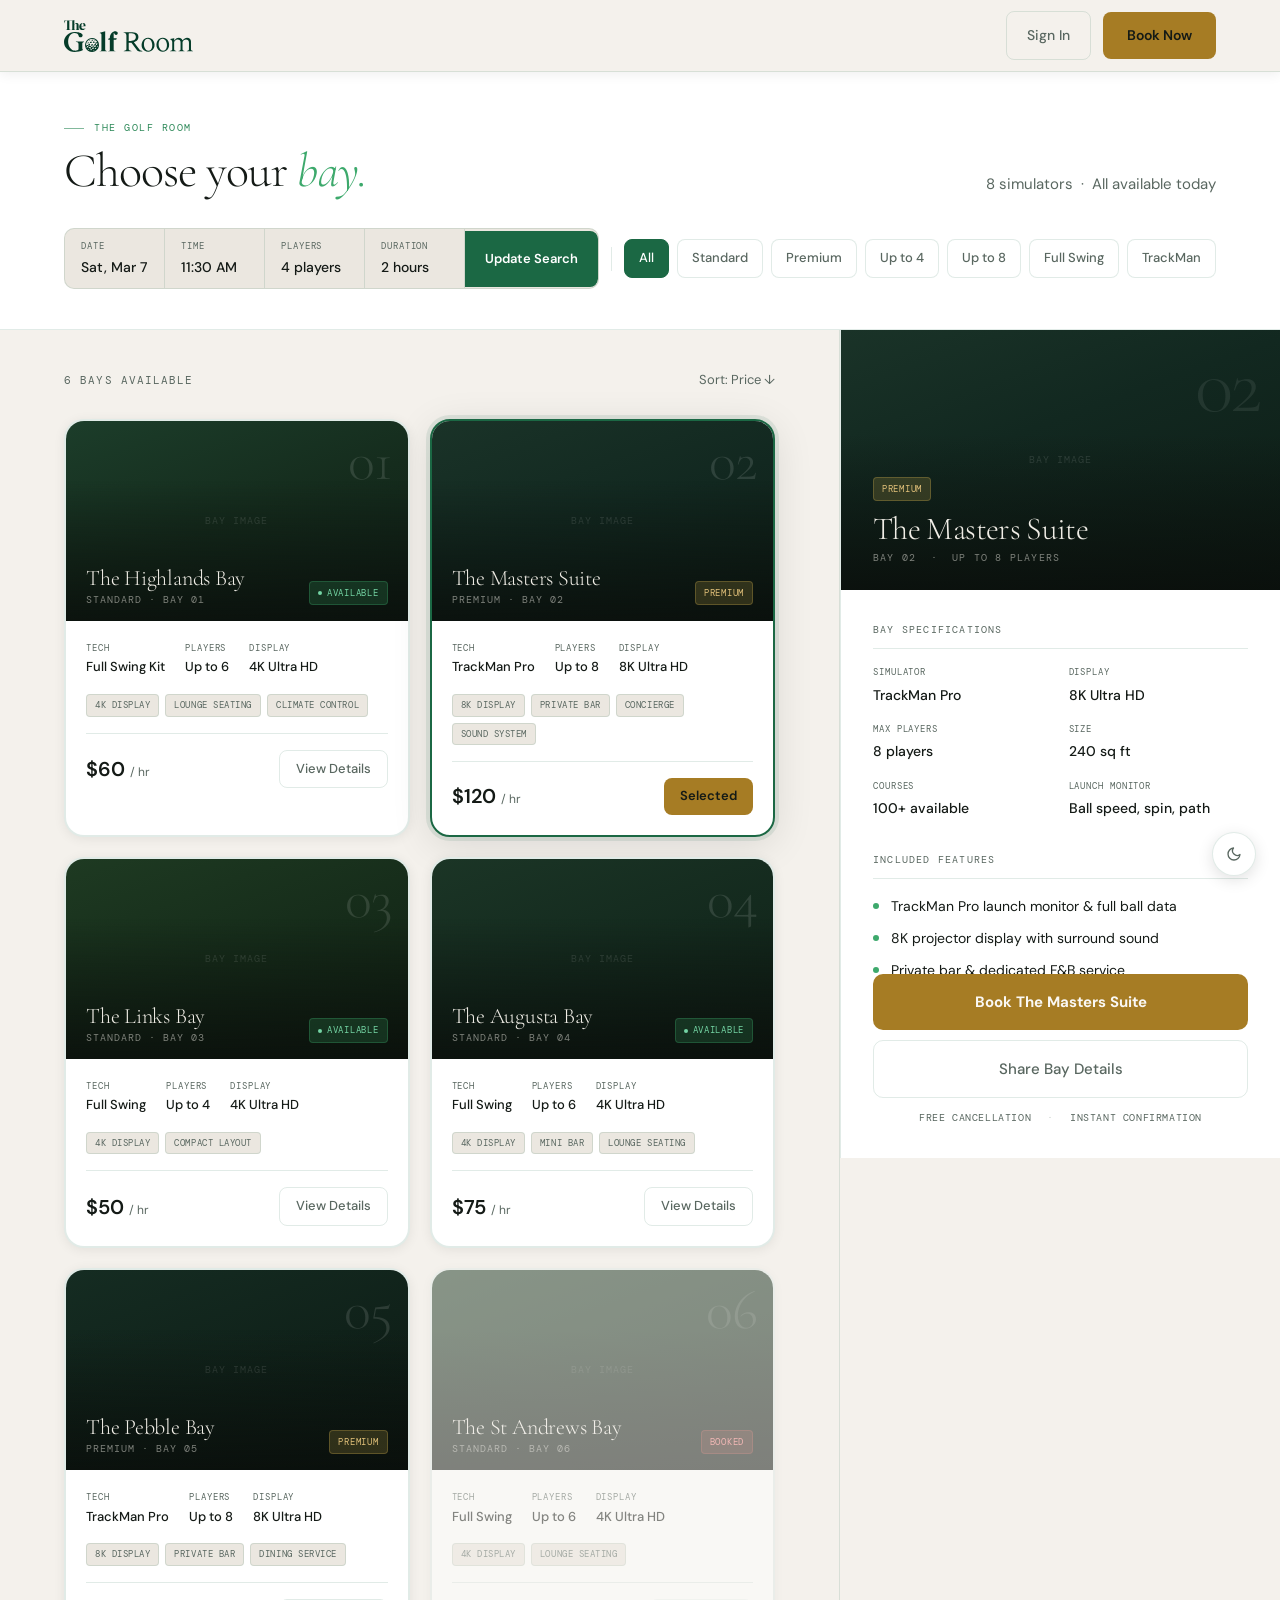
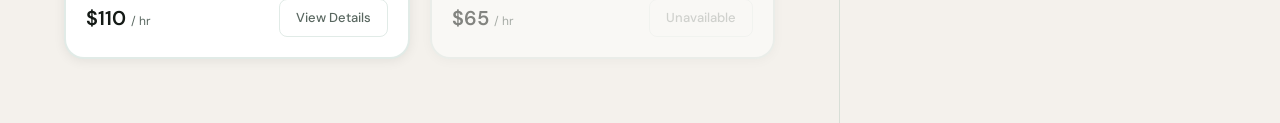
<file: pages/bays.html>
<!DOCTYPE html>
<html lang="en">
<head>
<meta charset="UTF-8">
<meta name="viewport" content="width=device-width, initial-scale=1.0">
<title>The Golf Room — Choose Your Bay</title>
<link rel="icon" href="../assets/logos/mogogram-logo-light.svg" type="image/svg+xml" media="(prefers-color-scheme: light)">
<link rel="icon" href="../assets/logos/mogogram-logo-dark.svg"  type="image/svg+xml" media="(prefers-color-scheme: dark)">
<link rel="preconnect" href="https://fonts.googleapis.com">
<link rel="preconnect" href="https://fonts.gstatic.com" crossorigin>
<link href="https://fonts.googleapis.com/css2?family=Cormorant+Garamond:ital,wght@0,300;0,400;0,500;0,600;1,300;1,400&family=DM+Sans:wght@300;400;500;600&family=DM+Mono:wght@400;500&display=swap" rel="stylesheet">
<style>
  *, *::before, *::after { box-sizing: border-box; margin: 0; padding: 0; }

  :root {
    --color-bg-base:       #F4F1EC;
    --color-bg-surface:    #FFFFFF;
    --color-bg-elevated:   #EBE7E0;
    --color-bg-overlay:    rgba(244,241,236,0.94);
    --color-green-primary: #1B6844;
    --color-green-light:   #2F8A5A;
    --color-green-vivid:   #3DA96C;
    --color-gold:          #A67C24;
    --color-gold-light:    #C4982E;
    --color-text-primary:  #141A16;
    --color-text-secondary:#596760;
    --color-text-inverse:  #F4F1EC;
    --color-border:        rgba(27,104,68,0.13);
    --color-border-strong: rgba(166,124,36,0.3);
    --color-shadow:        0 2px 12px rgba(0,0,0,0.07);
    --color-shadow-lg:     0 8px 40px rgba(0,0,0,0.11);
    --color-error:         #C0443A;
    --font-display: 'Cormorant Garamond', Georgia, serif;
    --font-body:    'DM Sans', system-ui, sans-serif;
    --font-mono:    'DM Mono', monospace;
  }

  [data-theme="dark"] {
    --color-bg-base:       #0A0E0B;
    --color-bg-surface:    #111714;
    --color-bg-elevated:   #1A211E;
    --color-bg-overlay:    rgba(10,14,11,0.9);
    --color-green-primary: #1B6844;
    --color-green-light:   #3DA96C;
    --color-green-vivid:   #3DA96C;
    --color-gold:          #C9A84C;
    --color-gold-light:    #E2C17A;
    --color-text-primary:  #F0EDE6;
    --color-text-secondary:#9DA89E;
    --color-text-inverse:  #141A16;
    --color-border:        rgba(47,138,90,0.80);
    --color-border-strong: rgba(201,168,76,0.60);
    --color-shadow:        0 2px 12px rgba(0,0,0,0.35);
    --color-shadow-lg:     0 8px 40px rgba(0,0,0,0.55);
    --color-error:         #E07070;
  }

  html { scroll-behavior: smooth; }
  body {
    background: var(--color-bg-base);
    color: var(--color-text-primary);
    font-family: var(--font-body);
    line-height: 1.6;
    overflow-x: hidden;
    transition: background 0.3s, color 0.3s;
  }

  /* ===== NAV ===== */
  nav {
    position: fixed; top: 0; left: 0; right: 0; z-index: 100;
    display: flex; align-items: center; justify-content: space-between;
    padding: 0 64px; height: 72px;
    background: var(--color-bg-overlay);
    backdrop-filter: blur(20px);
    border-bottom: 1px solid var(--color-border);
    box-shadow: var(--color-shadow);
  }
  .nav-logo { display: flex; align-items: center; }
  .nav-logo img { width: auto; }
  .logo-full { height: 32px; display: block; }
  .logo-badge { height: 36px; display: none; }
  .logo-dark { display: none; }
  [data-theme="dark"] .logo-full.logo-light { display: none; }
  [data-theme="dark"] .logo-full.logo-dark { display: block; }
  @media (max-width: 640px) {
    .logo-full { display: none !important; }
    .logo-badge.logo-light { display: block; }
  }
  @media (max-width: 640px) {
    [data-theme="dark"] .logo-badge.logo-light { display: none; }
    [data-theme="dark"] .logo-badge.logo-dark { display: block; }
  }
  .nav-actions { display: flex; align-items: center; gap: 12px; }
  .theme-toggle {
    position: fixed; bottom: 24px; right: 24px;
    width: 44px; height: 44px;
    background: var(--color-bg-surface);
    border: 1px solid var(--color-border); border-radius: 50%;
    display: flex; align-items: center; justify-content: center;
    cursor: pointer; color: var(--color-text-secondary);
    box-shadow: 0 4px 16px rgba(0,0,0,0.12);
    transition: all 0.2s; z-index: 50;
  }
  .theme-toggle:hover { border-color: var(--color-green-light); color: var(--color-green-light); box-shadow: 0 4px 24px rgba(0,0,0,0.18); }
  .btn {
    display: inline-flex; align-items: center; gap: 8px;
    font-family: var(--font-body); font-weight: 500;
    border: none; cursor: pointer; text-decoration: none;
    white-space: nowrap; transition: all 0.2s;
  }
  .btn-primary { background: var(--color-gold); color: #141A16; font-weight: 600; padding: 12px 24px; border-radius: 8px; font-size: 14px; }
  .btn-primary:hover { background: var(--color-gold-light); }
  .btn-ghost { background: transparent; color: var(--color-text-secondary); padding: 12px 20px; border-radius: 8px; font-size: 14px; border: 1px solid var(--color-border); }
  .btn-ghost:hover { border-color: var(--color-green-light); color: var(--color-green-light); }

  *:focus-visible { outline: 2px solid var(--color-green-vivid); outline-offset: 2px; }

  /* ===== SKIP LINK ===== */
  .skip-link { position: absolute; left: -9999px; top: var(--space-4); z-index: 9999; }
  .skip-link:focus-visible { left: var(--space-4); background: var(--color-green-primary); color: var(--color-text-inverse); padding: var(--space-2) var(--space-4); border-radius: var(--radius-sm); text-decoration: none; font-size: 14px; font-weight: 600; }

  /* ===== PAGE LAYOUT ===== */
  .page-wrap {
    padding-top: 72px;
    min-height: 100vh;
    display: flex;
    flex-direction: column;
  }

  /* ===== PAGE HEADER ===== */
  .page-header {
    padding: 48px 64px 40px;
    border-bottom: 1px solid var(--color-border);
    background: var(--color-bg-surface);
  }
  .page-header-top {
    display: flex; justify-content: space-between; align-items: flex-end;
    margin-bottom: 32px;
  }
  .page-eyebrow {
    font-family: var(--font-mono); font-size: 10px;
    letter-spacing: 0.15em; text-transform: uppercase;
    color: var(--color-green-light); margin-bottom: 10px;
    display: flex; align-items: center; gap: 10px;
  }
  .eyebrow-line { width: 20px; height: 1px; background: var(--color-green-light); opacity: 0.6; }
  .page-title {
    font-family: var(--font-display); font-size: 48px; font-weight: 300;
    letter-spacing: -0.02em; line-height: 1.05; color: var(--color-text-primary);
  }
  .page-title em { font-style: italic; color: var(--color-green-vivid); }
  .page-meta { font-size: 15px; color: var(--color-text-secondary); }

  /* ===== FILTER BAR ===== */
  .filter-bar {
    display: flex; align-items: center; gap: 12px; flex-wrap: wrap; width: 100%;
  }

  .filter-group {
    display: flex; align-items: center; gap: 0;
    background: var(--color-bg-elevated);
    border: 1px solid var(--color-border); border-radius: 10px;
    overflow: hidden; flex: 1;
  }

  .filter-field {
    padding: 10px 16px; display: flex; flex-direction: column; gap: 2px;
    border-right: 1px solid var(--color-border); cursor: pointer;
    transition: background 0.15s; min-width: 0; flex: 1;
  }
  .filter-field:last-child { border-right: none; }
  .filter-field:hover { background: var(--color-bg-surface); }
  .filter-field-label { font-family: var(--font-mono); font-size: 9px; letter-spacing: 0.1em; text-transform: uppercase; color: var(--color-text-secondary); }
  .filter-field-value { font-size: 14px; font-weight: 500; color: var(--color-text-primary); }
  .filter-field-value.placeholder { color: var(--color-text-secondary); font-weight: 400; }

  .filter-search-btn {
    background: var(--color-green-primary); color: #FFF;
    border: none; padding: 0 20px; height: 100%;
    font-family: var(--font-body); font-size: 13px; font-weight: 600;
    cursor: pointer; white-space: nowrap; transition: background 0.2s;
    border-radius: 0 8px 8px 0; min-height: 56px;
  }
  .filter-search-btn:hover { background: var(--color-green-light); }

  .filter-sep { width: 1px; height: 24px; background: var(--color-border); align-self: center; }

  .chip-bar { display: flex; align-items: center; gap: 8px; flex-wrap: wrap; }

  .filter-chip {
    display: inline-flex; align-items: center; gap: 6px;
    padding: 8px 14px; border-radius: 8px; font-size: 13px; font-weight: 500;
    cursor: pointer; border: 1px solid var(--color-border);
    background: var(--color-bg-surface); color: var(--color-text-secondary);
    transition: all 0.15s; white-space: nowrap; flex-shrink: 0;
  }
  .filter-chip.active { background: var(--color-green-primary); color: #FFF; border-color: var(--color-green-primary); }
  .filter-chip:hover:not(.active) { border-color: var(--color-green-light); color: var(--color-green-light); }

  /* ===== CONTENT AREA ===== */
  .content-area {
    flex: 1;
    display: grid;
    grid-template-columns: 1fr 440px;
    min-height: calc(100vh - 72px - 180px);
  }

  /* ===== GRID PANEL ===== */
  .grid-panel {
    padding: 40px 64px 64px;
    border-right: 1px solid var(--color-border);
    overflow-y: auto;
  }

  .grid-meta {
    display: flex; justify-content: space-between; align-items: center;
    margin-bottom: 28px;
  }
  .grid-count {
    font-family: var(--font-mono); font-size: 11px;
    letter-spacing: 0.1em; text-transform: uppercase; color: var(--color-text-secondary);
  }
  .grid-sort {
    display: flex; align-items: center; gap: 8px;
    font-size: 13px; color: var(--color-text-secondary); cursor: pointer;
  }

  .bays-grid {
    display: grid;
    grid-template-columns: repeat(2, 1fr);
    gap: 20px;
  }

  /* Bay card */
  .bay-card {
    background: var(--color-bg-surface);
    border: 2px solid var(--color-border);
    border-radius: 20px; overflow: hidden;
    cursor: pointer; transition: all 0.2s;
    box-shadow: var(--color-shadow);
  }
  .bay-card:hover { border-color: var(--color-green-light); box-shadow: var(--color-shadow-lg); transform: translateY(-2px); }
  .bay-card.active { border-color: var(--color-green-primary); box-shadow: 0 0 0 4px rgba(27,104,68,0.1), var(--color-shadow-lg); }

  .bay-card-img {
    width: 100%; height: 200px;
    position: relative; overflow: hidden;
    display: flex; align-items: flex-end;
  }

  /* Each bay has a slightly different dark-forest palette */
  .bay-card-img.highlands { background: linear-gradient(160deg, #1C3D2A 0%, #152C1D 50%, #0F2016 100%); }
  .bay-card-img.masters   { background: linear-gradient(160deg, #1A3328 0%, #122820 50%, #0D1C15 100%); }
  .bay-card-img.links     { background: linear-gradient(160deg, #1E3A22 0%, #162C1A 50%, #102012 100%); }
  .bay-card-img.augusta   { background: linear-gradient(160deg, #1B3526 0%, #142A1E 50%, #0F1E15 100%); }
  .bay-card-img.pebble    { background: linear-gradient(160deg, #152C22 0%, #10221A 50%, #0C1812 100%); }
  .bay-card-img.st-andrews{ background: linear-gradient(160deg, #1D3A24 0%, #162D1C 50%, #102014 100%); }

  .bay-card-img::before {
    content: ''; position: absolute; inset: 0;
    background: linear-gradient(180deg, transparent 30%, rgba(10,14,11,0.8) 100%);
    z-index: 1;
  }

  .bay-card-img-placeholder {
    font-family: var(--font-mono); font-size: 10px;
    letter-spacing: 0.1em; text-transform: uppercase;
    color: rgba(255,255,255,0.15);
    position: absolute; top: 50%; left: 50%;
    transform: translate(-50%,-50%); z-index: 0;
  }

  .bay-card-img-footer {
    position: relative; z-index: 2;
    width: 100%; padding: 16px 20px;
    display: flex; justify-content: space-between; align-items: flex-end;
  }

  .bay-num {
    font-family: var(--font-display); font-size: 56px; font-weight: 300;
    color: rgba(255,255,255,0.12); line-height: 1; letter-spacing: -0.02em;
    position: absolute; top: 12px; right: 16px; z-index: 2;
  }

  .bay-name-over {
    font-family: var(--font-display); font-size: 22px; font-weight: 300;
    letter-spacing: -0.01em; color: #F0EDE6; line-height: 1.1;
  }
  .bay-name-over small {
    display: block; font-family: var(--font-mono); font-size: 10px;
    letter-spacing: 0.1em; text-transform: uppercase; color: rgba(240,237,230,0.5);
    margin-top: 4px; font-weight: 400;
  }

  .badge {
    display: inline-flex; align-items: center; gap: 5px;
    font-family: var(--font-mono); font-size: 9px;
    letter-spacing: 0.08em; text-transform: uppercase;
    padding: 4px 8px; border-radius: 4px;
  }
  .badge-available { background: rgba(61,169,108,0.2); color: #74D4A4; border: 1px solid rgba(61,169,108,0.3); }
  .badge-premium   { background: rgba(201,168,76,0.2); color: #E2C17A; border: 1px solid rgba(201,168,76,0.3); }
  .badge-busy      { background: rgba(192,68,58,0.2); color: #F08080; border: 1px solid rgba(192,68,58,0.3); }
  .badge-dot { width: 4px; height: 4px; border-radius: 50%; background: currentColor; }

  .bay-card-body { padding: 20px; }

  .bay-card-specs {
    display: flex; gap: 20px; margin-bottom: 16px;
  }
  .bay-spec {
    display: flex; flex-direction: column; gap: 2px;
  }
  .bay-spec-label {
    font-family: var(--font-mono); font-size: 9px;
    letter-spacing: 0.1em; text-transform: uppercase; color: var(--color-text-secondary);
  }
  .bay-spec-value { font-size: 13px; font-weight: 500; color: var(--color-text-primary); }

  .bay-tags { display: flex; flex-wrap: wrap; gap: 6px; margin-bottom: 16px; }
  .bay-tag {
    font-family: var(--font-mono); font-size: 9px;
    letter-spacing: 0.06em; text-transform: uppercase;
    padding: 3px 8px; border-radius: 4px;
    border: 1px solid var(--color-border); color: var(--color-text-secondary);
    background: var(--color-bg-elevated);
  }

  .bay-card-footer-bar {
    display: flex; justify-content: space-between; align-items: center;
    padding-top: 16px; border-top: 1px solid var(--color-border);
  }
  .bay-price { font-size: 20px; font-weight: 600; color: var(--color-text-primary); }
  .bay-price-unit { font-size: 12px; font-weight: 400; color: var(--color-text-secondary); }

  /* Unavailable overlay */
  .bay-card.unavailable { opacity: 0.5; pointer-events: none; }

  /* ===== DETAIL DRAWER ===== */
  .detail-drawer {
    background: var(--color-bg-surface);
    display: flex; flex-direction: column;
    overflow-y: auto;
    border-left: 1px solid var(--color-border);
    position: sticky; top: 72px;
    max-height: calc(100vh - 72px);
  }

  .drawer-hero {
    width: 100%; height: 260px;
    background: linear-gradient(160deg, #1A3328 0%, #122820 40%, #0D1C15 100%);
    position: relative; display: flex; align-items: flex-end; flex-shrink: 0;
  }
  .drawer-hero::before {
    content: ''; position: absolute; inset: 0;
    background: linear-gradient(180deg, transparent 40%, rgba(10,14,11,0.85) 100%);
  }
  .drawer-hero-content {
    position: relative; z-index: 1; padding: 24px 32px; width: 100%;
  }
  .drawer-hero-num {
    font-family: var(--font-display); font-size: 80px; font-weight: 300;
    color: rgba(255,255,255,0.08); line-height: 1; letter-spacing: -0.03em;
    position: absolute; top: 16px; right: 20px; z-index: 1;
  }
  .drawer-hero-badge { margin-bottom: 10px; }
  .drawer-hero-name {
    font-family: var(--font-display); font-size: 32px; font-weight: 300;
    letter-spacing: -0.02em; color: #F0EDE6; line-height: 1.1;
    margin-bottom: 4px;
  }
  .drawer-hero-sub {
    font-family: var(--font-mono); font-size: 10px;
    letter-spacing: 0.12em; text-transform: uppercase; color: rgba(240,237,230,0.5);
  }
  .drawer-hero-placeholder {
    position: absolute; top: 50%; left: 50%; transform: translate(-50%,-50%);
    font-family: var(--font-mono); font-size: 10px;
    letter-spacing: 0.1em; text-transform: uppercase; color: rgba(255,255,255,0.12);
    z-index: 0;
  }

  .drawer-body { padding: 32px; flex: 1; overflow-y: auto; }

  .drawer-section { margin-bottom: 32px; }
  .drawer-section-title {
    font-family: var(--font-mono); font-size: 10px;
    letter-spacing: 0.12em; text-transform: uppercase;
    color: var(--color-text-secondary); margin-bottom: 16px;
    padding-bottom: 10px; border-bottom: 1px solid var(--color-border);
  }

  /* Spec grid */
  .spec-grid { display: grid; grid-template-columns: 1fr 1fr; gap: 16px; }
  .spec-item { display: flex; flex-direction: column; gap: 4px; }
  .spec-item-label {
    font-family: var(--font-mono); font-size: 9px;
    letter-spacing: 0.1em; text-transform: uppercase; color: var(--color-text-secondary);
  }
  .spec-item-value { font-size: 14px; font-weight: 500; color: var(--color-text-primary); }

  /* Features list */
  .features-list { display: flex; flex-direction: column; gap: 10px; }
  .feature-item {
    display: flex; align-items: center; gap: 12px;
    font-size: 14px; color: var(--color-text-primary);
  }
  .feature-item::before {
    content: ''; width: 6px; height: 6px; border-radius: 50%;
    background: var(--color-green-vivid); flex-shrink: 0;
  }

  /* Mini availability calendar */
  .avail-row {
    display: grid; grid-template-columns: repeat(7, 1fr); gap: 4px;
    margin-bottom: 8px;
  }
  .avail-day-label {
    text-align: center; font-family: var(--font-mono); font-size: 9px;
    letter-spacing: 0.06em; text-transform: uppercase;
    color: var(--color-text-secondary); padding: 4px 0;
  }
  .avail-day {
    aspect-ratio: 1; border-radius: 6px;
    display: flex; align-items: center; justify-content: center;
    font-size: 12px; cursor: pointer; transition: all 0.15s;
    color: var(--color-text-primary);
  }
  .avail-day:hover:not(.busy):not(.selected) { background: var(--color-bg-elevated); }
  .avail-day.selected { background: var(--color-green-primary); color: #FFF; font-weight: 600; }
  .avail-day.busy { color: var(--color-text-secondary); opacity: 0.3; cursor: default; }
  .avail-day.other { opacity: 0.25; }
  .avail-legend { display: flex; gap: 16px; margin-top: 10px; }
  .avail-legend-item { display: flex; align-items: center; gap: 6px; font-size: 11px; color: var(--color-text-secondary); }
  .avail-dot { width: 8px; height: 8px; border-radius: 50%; }
  .avail-dot.green { background: var(--color-green-vivid); }
  .avail-dot.gray  { background: var(--color-border); border: 1px solid var(--color-text-secondary); opacity: 0.4; }

  /* Pricing */
  .price-table { display: flex; flex-direction: column; gap: 8px; }
  .price-row {
    display: flex; justify-content: space-between; align-items: center;
    padding: 10px 12px; border-radius: 8px;
    background: var(--color-bg-elevated);
    font-size: 14px;
  }
  .price-row-label { color: var(--color-text-secondary); }
  .price-row-value { font-weight: 600; color: var(--color-text-primary); }
  .price-row.highlight {
    background: rgba(27,104,68,0.06);
    border: 1px solid rgba(27,104,68,0.15);
  }
  .price-row.highlight .price-row-value { color: var(--color-green-light); }

  /* Drawer CTA */
  .drawer-cta-wrap { padding: 0 32px 32px; flex-shrink: 0; }
  .drawer-cta {
    display: block; width: 100%;
    background: var(--color-gold); color: #FAF8F4;
    font-family: var(--font-body); font-size: 15px; font-weight: 700;
    padding: 16px; border-radius: 10px; border: none;
    text-align: center; cursor: pointer; transition: background 0.2s;
    text-decoration: none; margin-bottom: 10px;
  }
  .drawer-cta:hover { background: var(--color-gold-light); }
  .drawer-cta.secondary {
    background: transparent; color: var(--color-text-secondary);
    border: 1px solid var(--color-border); font-weight: 500;
  }
  .drawer-trust {
    display: flex; justify-content: center; gap: 16px; margin-top: 12px;
    font-family: var(--font-mono); font-size: 10px; letter-spacing: 0.06em;
    color: var(--color-text-secondary); text-transform: uppercase;
  }
  .trust-sep { opacity: 0.3; }

  /* ===== RESPONSIVE ===== */
  @media (max-width: 1024px) {
    nav { padding: 0 32px; }
    .page-header { padding: 32px 32px 28px; }
    .content-area { grid-template-columns: 1fr; }
    .detail-drawer { display: none; }
    .grid-panel { padding: 32px 32px 48px; border-right: none; }
    .page-title { font-size: 36px; }
    .page-wrap { padding-bottom: 80px; }
  }
  @media (max-width: 640px) {
    nav { padding: 0 20px; }
    .page-header { padding: 24px 20px 20px; }
    .page-title { font-size: 28px; }
    .filter-bar { flex-wrap: wrap; gap: 12px; }
    /* 2×2 grid — no horizontal scroll */
    .filter-group { display: grid; grid-template-columns: 1fr 1fr; overflow: visible; }
    .filter-field { min-width: 0; border-right: none; border-bottom: 1px solid var(--color-border); }
    .filter-field:nth-child(odd) { border-right: 1px solid var(--color-border); }
    .filter-field:nth-child(3),
    .filter-field:nth-child(4) { border-bottom: none; }
    .filter-search-btn { grid-column: 1 / -1; border-radius: 0 0 10px 10px; min-height: 48px; width: 100%; }
    .filter-sep { display: none; }
    /* Chips wrap naturally — no horizontal scroll */
    .chip-bar { flex-wrap: wrap; width: auto; padding-bottom: 0; }
    .bays-grid, .grid-panel .bays-grid { grid-template-columns: 1fr; }
    .grid-panel { padding: 24px 20px 40px; }
  }
  @media (prefers-reduced-motion: reduce) {
    *, *::before, *::after { transition: none !important; animation: none !important; }
  }

  /* ─── STICKY BOTTOM SELECTION BAR (mobile/tablet only) ─── */
  .bottom-selection-bar {
    display: none;
    position: fixed; bottom: 0; left: 0; right: 0;
    align-items: center; gap: 12px;
    padding: 14px 20px;
    background: var(--color-bg-surface);
    border-top: 1px solid var(--color-border);
    box-shadow: 0 -4px 24px rgba(0, 0, 0, 0.1);
    z-index: 90;
    transform: translateY(100%);
    transition: transform 250ms ease;
  }
  .bottom-selection-bar.visible {
    display: flex;
    transform: translateY(0);
  }
  @media (min-width: 1025px) {
    .bottom-selection-bar { display: none !important; }
  }
  .bottom-bar-bay-accent {
    width: 4px; height: 40px; border-radius: 2px;
    background: var(--color-green-primary); flex-shrink: 0;
  }
  .bottom-bar-info { flex: 1; min-width: 0; }
  .bottom-bar-name {
    font-family: var(--font-display); font-size: 16px; font-weight: 500;
    color: var(--color-text-primary); white-space: nowrap;
    overflow: hidden; text-overflow: ellipsis;
  }
  .bottom-bar-sub {
    font-family: var(--font-mono); font-size: 10px; letter-spacing: 0.08em;
    text-transform: uppercase; color: var(--color-text-secondary); margin-top: 2px;
  }
  .bottom-bar-price {
    font-family: var(--font-display); font-size: 20px; font-weight: 500;
    color: var(--color-text-primary); flex-shrink: 0;
  }
  .bottom-bar-unit { font-size: 13px; color: var(--color-text-secondary); margin-left: 2px; }
  .bottom-bar-cta {
    background: var(--color-gold); color: var(--color-text-inverse);
    font-family: var(--font-body); font-size: 14px; font-weight: 600;
    padding: 10px 20px; border-radius: var(--radius-md);
    text-decoration: none; white-space: nowrap; flex-shrink: 0;
    cursor: pointer;
    transition: background 200ms ease, box-shadow 200ms ease;
  }
  .bottom-bar-cta:hover {
    background: var(--color-gold-light);
    box-shadow: var(--shadow-glow-gold);
  }
</style>
</head>
<body>

<a class="skip-link" href="#main-content">Skip to main content</a>

<!-- NAV -->
<nav aria-label="Main navigation">
  <a class="nav-logo" href="landing.html">
    <img class="logo-full logo-light" src="../assets/logos/the-golf-room-logo-light.svg" alt="The Golf Room" />
    <img class="logo-full logo-dark"  src="../assets/logos/the-golf-room-logo-dark.svg"  alt="The Golf Room" />
    <img class="logo-badge logo-light" src="../assets/logos/badge-logo-light.svg" alt="The Golf Room" />
    <img class="logo-badge logo-dark"  src="../assets/logos/badge-logo-dark.svg"  alt="The Golf Room" />
  </a>
  <div class="nav-actions">
    <a class="btn btn-ghost" href="landing.html">Sign In</a>
    <a class="btn btn-primary" href="booking-datetime.html">Book Now</a>
  </div>
</nav>

<main id="main-content">
<div class="page-wrap">

  <!-- PAGE HEADER + FILTERS -->
  <div class="page-header">
    <div class="page-header-top">
      <div>
        <div class="page-eyebrow"><span class="eyebrow-line"></span>The Golf Room</div>
        <h1 class="page-title">Choose your <em>bay.</em></h1>
      </div>
      <div class="page-meta">8 simulators &nbsp;&middot;&nbsp; All available today</div>
    </div>

    <div class="filter-bar">
      <div class="filter-group">
        <div class="filter-field">
          <span class="filter-field-label">Date</span>
          <span class="filter-field-value">Sat, Mar 7</span>
        </div>
        <div class="filter-field">
          <span class="filter-field-label">Time</span>
          <span class="filter-field-value">11:30 AM</span>
        </div>
        <div class="filter-field">
          <span class="filter-field-label">Players</span>
          <span class="filter-field-value">4 players</span>
        </div>
        <div class="filter-field">
          <span class="filter-field-label">Duration</span>
          <span class="filter-field-value">2 hours</span>
        </div>
        <button class="filter-search-btn">Update Search</button>
      </div>

      <div class="filter-sep"></div>

      <div class="chip-bar">
        <div class="filter-chip active">All</div>
        <div class="filter-chip">Standard</div>
        <div class="filter-chip">Premium</div>
        <div class="filter-chip">Up to 4</div>
        <div class="filter-chip">Up to 8</div>
        <div class="filter-chip">Full Swing</div>
        <div class="filter-chip">TrackMan</div>
      </div>
    </div>
  </div>

  <!-- CONTENT: GRID + DRAWER -->
  <div class="content-area">

    <!-- BAY GRID -->
    <div class="grid-panel">
      <div class="grid-meta">
        <span class="grid-count">6 bays available</span>
        <div class="grid-sort">Sort: Price &darr;</div>
      </div>

      <div class="bays-grid">

        <!-- Bay 1 — The Highlands -->
        <div class="bay-card">
          <div class="bay-card-img highlands">
            <span class="bay-card-img-placeholder">Bay Image</span>
            <span class="bay-num">01</span>
            <div class="bay-card-img-footer">
              <div>
                <div class="bay-name-over">The Highlands Bay<small>Standard · Bay 01</small></div>
              </div>
              <span class="badge badge-available"><span class="badge-dot"></span>Available</span>
            </div>
          </div>
          <div class="bay-card-body">
            <div class="bay-card-specs">
              <div class="bay-spec"><span class="bay-spec-label">Tech</span><span class="bay-spec-value">Full Swing Kit</span></div>
              <div class="bay-spec"><span class="bay-spec-label">Players</span><span class="bay-spec-value">Up to 6</span></div>
              <div class="bay-spec"><span class="bay-spec-label">Display</span><span class="bay-spec-value">4K Ultra HD</span></div>
            </div>
            <div class="bay-tags">
              <span class="bay-tag">4K Display</span>
              <span class="bay-tag">Lounge seating</span>
              <span class="bay-tag">Climate control</span>
            </div>
            <div class="bay-card-footer-bar">
              <div class="bay-price">$60 <span class="bay-price-unit">/ hr</span></div>
              <a class="btn btn-ghost" href="#" style="padding:8px 16px; font-size:13px;">View Details</a>
            </div>
          </div>
        </div>

        <!-- Bay 2 — The Masters (ACTIVE/SELECTED) -->
        <div class="bay-card active">
          <div class="bay-card-img masters">
            <span class="bay-card-img-placeholder">Bay Image</span>
            <span class="bay-num">02</span>
            <div class="bay-card-img-footer">
              <div>
                <div class="bay-name-over">The Masters Suite<small>Premium · Bay 02</small></div>
              </div>
              <span class="badge badge-premium">Premium</span>
            </div>
          </div>
          <div class="bay-card-body">
            <div class="bay-card-specs">
              <div class="bay-spec"><span class="bay-spec-label">Tech</span><span class="bay-spec-value">TrackMan Pro</span></div>
              <div class="bay-spec"><span class="bay-spec-label">Players</span><span class="bay-spec-value">Up to 8</span></div>
              <div class="bay-spec"><span class="bay-spec-label">Display</span><span class="bay-spec-value">8K Ultra HD</span></div>
            </div>
            <div class="bay-tags">
              <span class="bay-tag">8K Display</span>
              <span class="bay-tag">Private bar</span>
              <span class="bay-tag">Concierge</span>
              <span class="bay-tag">Sound system</span>
            </div>
            <div class="bay-card-footer-bar">
              <div class="bay-price">$120 <span class="bay-price-unit">/ hr</span></div>
              <a class="btn btn-primary" href="#" style="padding:8px 16px; font-size:13px;">Selected</a>
            </div>
          </div>
        </div>

        <!-- Bay 3 — The Links -->
        <div class="bay-card">
          <div class="bay-card-img links">
            <span class="bay-card-img-placeholder">Bay Image</span>
            <span class="bay-num">03</span>
            <div class="bay-card-img-footer">
              <div>
                <div class="bay-name-over">The Links Bay<small>Standard · Bay 03</small></div>
              </div>
              <span class="badge badge-available"><span class="badge-dot"></span>Available</span>
            </div>
          </div>
          <div class="bay-card-body">
            <div class="bay-card-specs">
              <div class="bay-spec"><span class="bay-spec-label">Tech</span><span class="bay-spec-value">Full Swing</span></div>
              <div class="bay-spec"><span class="bay-spec-label">Players</span><span class="bay-spec-value">Up to 4</span></div>
              <div class="bay-spec"><span class="bay-spec-label">Display</span><span class="bay-spec-value">4K Ultra HD</span></div>
            </div>
            <div class="bay-tags">
              <span class="bay-tag">4K Display</span>
              <span class="bay-tag">Compact layout</span>
            </div>
            <div class="bay-card-footer-bar">
              <div class="bay-price">$50 <span class="bay-price-unit">/ hr</span></div>
              <a class="btn btn-ghost" href="#" style="padding:8px 16px; font-size:13px;">View Details</a>
            </div>
          </div>
        </div>

        <!-- Bay 4 — Augusta -->
        <div class="bay-card">
          <div class="bay-card-img augusta">
            <span class="bay-card-img-placeholder">Bay Image</span>
            <span class="bay-num">04</span>
            <div class="bay-card-img-footer">
              <div>
                <div class="bay-name-over">The Augusta Bay<small>Standard · Bay 04</small></div>
              </div>
              <span class="badge badge-available"><span class="badge-dot"></span>Available</span>
            </div>
          </div>
          <div class="bay-card-body">
            <div class="bay-card-specs">
              <div class="bay-spec"><span class="bay-spec-label">Tech</span><span class="bay-spec-value">Full Swing</span></div>
              <div class="bay-spec"><span class="bay-spec-label">Players</span><span class="bay-spec-value">Up to 6</span></div>
              <div class="bay-spec"><span class="bay-spec-label">Display</span><span class="bay-spec-value">4K Ultra HD</span></div>
            </div>
            <div class="bay-tags">
              <span class="bay-tag">4K Display</span>
              <span class="bay-tag">Mini bar</span>
              <span class="bay-tag">Lounge seating</span>
            </div>
            <div class="bay-card-footer-bar">
              <div class="bay-price">$75 <span class="bay-price-unit">/ hr</span></div>
              <a class="btn btn-ghost" href="#" style="padding:8px 16px; font-size:13px;">View Details</a>
            </div>
          </div>
        </div>

        <!-- Bay 5 — Pebble -->
        <div class="bay-card">
          <div class="bay-card-img pebble">
            <span class="bay-card-img-placeholder">Bay Image</span>
            <span class="bay-num">05</span>
            <div class="bay-card-img-footer">
              <div>
                <div class="bay-name-over">The Pebble Bay<small>Premium · Bay 05</small></div>
              </div>
              <span class="badge badge-premium">Premium</span>
            </div>
          </div>
          <div class="bay-card-body">
            <div class="bay-card-specs">
              <div class="bay-spec"><span class="bay-spec-label">Tech</span><span class="bay-spec-value">TrackMan Pro</span></div>
              <div class="bay-spec"><span class="bay-spec-label">Players</span><span class="bay-spec-value">Up to 8</span></div>
              <div class="bay-spec"><span class="bay-spec-label">Display</span><span class="bay-spec-value">8K Ultra HD</span></div>
            </div>
            <div class="bay-tags">
              <span class="bay-tag">8K Display</span>
              <span class="bay-tag">Private bar</span>
              <span class="bay-tag">Dining service</span>
            </div>
            <div class="bay-card-footer-bar">
              <div class="bay-price">$110 <span class="bay-price-unit">/ hr</span></div>
              <a class="btn btn-ghost" href="#" style="padding:8px 16px; font-size:13px;">View Details</a>
            </div>
          </div>
        </div>

        <!-- Bay 6 — St Andrews (BUSY) -->
        <div class="bay-card unavailable">
          <div class="bay-card-img st-andrews">
            <span class="bay-card-img-placeholder">Bay Image</span>
            <span class="bay-num">06</span>
            <div class="bay-card-img-footer">
              <div>
                <div class="bay-name-over">The St Andrews Bay<small>Standard · Bay 06</small></div>
              </div>
              <span class="badge badge-busy">Booked</span>
            </div>
          </div>
          <div class="bay-card-body">
            <div class="bay-card-specs">
              <div class="bay-spec"><span class="bay-spec-label">Tech</span><span class="bay-spec-value">Full Swing</span></div>
              <div class="bay-spec"><span class="bay-spec-label">Players</span><span class="bay-spec-value">Up to 6</span></div>
              <div class="bay-spec"><span class="bay-spec-label">Display</span><span class="bay-spec-value">4K Ultra HD</span></div>
            </div>
            <div class="bay-tags">
              <span class="bay-tag">4K Display</span>
              <span class="bay-tag">Lounge seating</span>
            </div>
            <div class="bay-card-footer-bar">
              <div class="bay-price">$65 <span class="bay-price-unit">/ hr</span></div>
              <a class="btn btn-ghost" href="#" style="padding:8px 16px; font-size:13px; opacity:0.5;">Unavailable</a>
            </div>
          </div>
        </div>

      </div>
    </div>

    <!-- DETAIL DRAWER — The Masters Suite -->
    <div class="detail-drawer">
      <div class="drawer-hero">
        <span class="drawer-hero-placeholder">Bay Image</span>
        <span class="drawer-hero-num">02</span>
        <div class="drawer-hero-content">
          <div class="drawer-hero-badge"><span class="badge badge-premium">Premium</span></div>
          <div class="drawer-hero-name">The Masters Suite</div>
          <div class="drawer-hero-sub">Bay 02 &nbsp;&middot;&nbsp; Up to 8 players</div>
        </div>
      </div>

      <div class="drawer-body">

        <!-- Specs -->
        <div class="drawer-section">
          <div class="drawer-section-title">Bay Specifications</div>
          <div class="spec-grid">
            <div class="spec-item">
              <span class="spec-item-label">Simulator</span>
              <span class="spec-item-value">TrackMan Pro</span>
            </div>
            <div class="spec-item">
              <span class="spec-item-label">Display</span>
              <span class="spec-item-value">8K Ultra HD</span>
            </div>
            <div class="spec-item">
              <span class="spec-item-label">Max Players</span>
              <span class="spec-item-value">8 players</span>
            </div>
            <div class="spec-item">
              <span class="spec-item-label">Size</span>
              <span class="spec-item-value">240 sq ft</span>
            </div>
            <div class="spec-item">
              <span class="spec-item-label">Courses</span>
              <span class="spec-item-value">100+ available</span>
            </div>
            <div class="spec-item">
              <span class="spec-item-label">Launch Monitor</span>
              <span class="spec-item-value">Ball speed, spin, path</span>
            </div>
          </div>
        </div>

        <!-- Features -->
        <div class="drawer-section">
          <div class="drawer-section-title">Included Features</div>
          <div class="features-list">
            <div class="feature-item">TrackMan Pro launch monitor & full ball data</div>
            <div class="feature-item">8K projector display with surround sound</div>
            <div class="feature-item">Private bar & dedicated F&B service</div>
            <div class="feature-item">Lounge seating for up to 10 guests</div>
            <div class="feature-item">Personal concierge throughout session</div>
            <div class="feature-item">Climate control & premium lighting</div>
            <div class="feature-item">USB charging & wireless connectivity</div>
          </div>
        </div>

        <!-- Availability this week -->
        <div class="drawer-section">
          <div class="drawer-section-title">Availability — March 2026</div>
          <div class="avail-row">
            <div class="avail-day-label">S</div>
            <div class="avail-day-label">M</div>
            <div class="avail-day-label">T</div>
            <div class="avail-day-label">W</div>
            <div class="avail-day-label">T</div>
            <div class="avail-day-label">F</div>
            <div class="avail-day-label">S</div>
          </div>
          <div class="avail-row">
            <div class="avail-day other">2</div>
            <div class="avail-day">3</div>
            <div class="avail-day">4</div>
            <div class="avail-day">5</div>
            <div class="avail-day">6</div>
            <div class="avail-day selected">7</div>
            <div class="avail-day">8</div>
          </div>
          <div class="avail-row">
            <div class="avail-day">9</div>
            <div class="avail-day busy">10</div>
            <div class="avail-day">11</div>
            <div class="avail-day">12</div>
            <div class="avail-day busy">13</div>
            <div class="avail-day busy">14</div>
            <div class="avail-day">15</div>
          </div>
          <div class="avail-legend">
            <div class="avail-legend-item"><span class="avail-dot green"></span>Available</div>
            <div class="avail-legend-item"><span class="avail-dot gray"></span>Booked</div>
          </div>
        </div>

        <!-- Pricing -->
        <div class="drawer-section">
          <div class="drawer-section-title">Pricing</div>
          <div class="price-table">
            <div class="price-row"><span class="price-row-label">1 hour</span><span class="price-row-value">$120</span></div>
            <div class="price-row highlight"><span class="price-row-label">2 hours <span style="font-size:11px; opacity:0.6;">(selected)</span></span><span class="price-row-value">$240</span></div>
            <div class="price-row"><span class="price-row-label">3 hours</span><span class="price-row-value">$345</span></div>
            <div class="price-row"><span class="price-row-label">Half day (4 hrs)</span><span class="price-row-value">$440</span></div>
            <div class="price-row"><span class="price-row-label">Member rate (Eagle+)</span><span class="price-row-value" style="color: var(--color-green-light);">-15%</span></div>
          </div>
        </div>

      </div>

      <div class="drawer-cta-wrap">
        <a class="drawer-cta" href="booking-datetime.html">Book The Masters Suite</a>
        <a class="drawer-cta secondary" href="#">Share Bay Details</a>
        <div class="drawer-trust">
          <span>Free cancellation</span>
          <span class="trust-sep">&middot;</span>
          <span>Instant confirmation</span>
        </div>
      </div>
    </div>

  </div>
</div>
</main>

<!-- STICKY BOTTOM SELECTION BAR — visible on mobile/tablet when a bay is selected -->
<div class="bottom-selection-bar" role="status" aria-live="polite">
  <div class="bottom-bar-bay-accent"></div>
  <div class="bottom-bar-info">
    <div class="bottom-bar-name"></div>
    <div class="bottom-bar-sub"></div>
  </div>
  <div class="bottom-bar-price">&#8203;<span class="bottom-bar-unit">/hr</span></div>
  <a class="bottom-bar-cta" href="booking-datetime.html">Book Now</a>
</div>

<div role="alert" aria-live="polite" aria-atomic="true" id="live-region" style="position:absolute;width:1px;height:1px;padding:0;margin:-1px;overflow:hidden;clip:rect(0,0,0,0);white-space:nowrap;border:0;"></div>

<script>
  const MOON_SVG = '<svg width="16" height="16" viewBox="0 0 24 24" fill="none" stroke="currentColor" stroke-width="2" stroke-linecap="round" stroke-linejoin="round"><path d="M21 12.79A9 9 0 1 1 11.21 3 7 7 0 0 0 21 12.79z"/></svg>';
  const SUN_SVG  = '<svg width="16" height="16" viewBox="0 0 24 24" fill="none" stroke="currentColor" stroke-width="2" stroke-linecap="round" stroke-linejoin="round"><circle cx="12" cy="12" r="5"/><line x1="12" y1="1" x2="12" y2="3"/><line x1="12" y1="21" x2="12" y2="23"/><line x1="4.22" y1="4.22" x2="5.64" y2="5.64"/><line x1="18.36" y1="18.36" x2="19.78" y2="19.78"/><line x1="1" y1="12" x2="3" y2="12"/><line x1="21" y1="12" x2="23" y2="12"/><line x1="4.22" y1="19.78" x2="5.64" y2="18.36"/><line x1="18.36" y1="5.64" x2="19.78" y2="4.22"/></svg>';

  const root = document.documentElement;
  if (localStorage.getItem('golf-room-theme') === 'dark') root.setAttribute('data-theme', 'dark');
  document.addEventListener('DOMContentLoaded', () => {
    const toggle = document.getElementById('theme-toggle');
    if (localStorage.getItem('golf-room-theme') === 'dark') toggle.innerHTML = SUN_SVG;
    toggle.addEventListener('click', () => {
      const isDark = root.getAttribute('data-theme') === 'dark';
      if (isDark) {
        root.removeAttribute('data-theme');
        toggle.innerHTML = MOON_SVG;
        localStorage.setItem('golf-room-theme', 'light');
      } else {
        root.setAttribute('data-theme', 'dark');
        toggle.innerHTML = SUN_SVG;
        localStorage.setItem('golf-room-theme', 'dark');
      }
    });
  });

  // ─── Bay selection → sticky bottom bar ───
  (function () {
    const bar      = document.querySelector('.bottom-selection-bar');
    const barName  = bar.querySelector('.bottom-bar-name');
    const barSub   = bar.querySelector('.bottom-bar-sub');
    const barPrice = bar.querySelector('.bottom-bar-price');
    const barUnit  = bar.querySelector('.bottom-bar-unit');
    const barAccent = bar.querySelector('.bottom-bar-bay-accent');

    document.querySelectorAll('.bay-card:not(.unavailable)').forEach(card => {
      card.addEventListener('click', () => {
        document.querySelectorAll('.bay-card').forEach(c => c.classList.remove('active'));
        card.classList.add('active');

        // Pull data from card DOM
        const nameEl  = card.querySelector('.bay-name-over');
        const name    = nameEl ? nameEl.firstChild.textContent.trim() : '';
        const sub     = nameEl ? (nameEl.querySelector('small') || {}).textContent || '' : '';
        const priceEl = card.querySelector('.bay-price');
        const price   = priceEl ? priceEl.firstChild.textContent.trim() : '';

        barName.textContent = name;
        barSub.textContent  = sub.trim();
        // Set price text, keeping the unit span
        barPrice.firstChild.textContent = price + '\u00A0';

        // Accent color: gold for premium bays, green for standard
        const isPremium = !!card.querySelector('.badge-premium');
        barAccent.style.background = isPremium
          ? 'var(--color-gold)'
          : 'var(--color-green-primary)';

        bar.classList.add('visible');
      });
    });
  })();
</script>

<button class="theme-toggle" id="theme-toggle" aria-label="Toggle dark mode" title="Toggle dark mode">
  <svg width="16" height="16" viewBox="0 0 24 24" fill="none" stroke="currentColor" stroke-width="2" stroke-linecap="round" stroke-linejoin="round"><path d="M21 12.79A9 9 0 1 1 11.21 3 7 7 0 0 0 21 12.79z"/></svg>
</button>

</body>
</html>
</file>
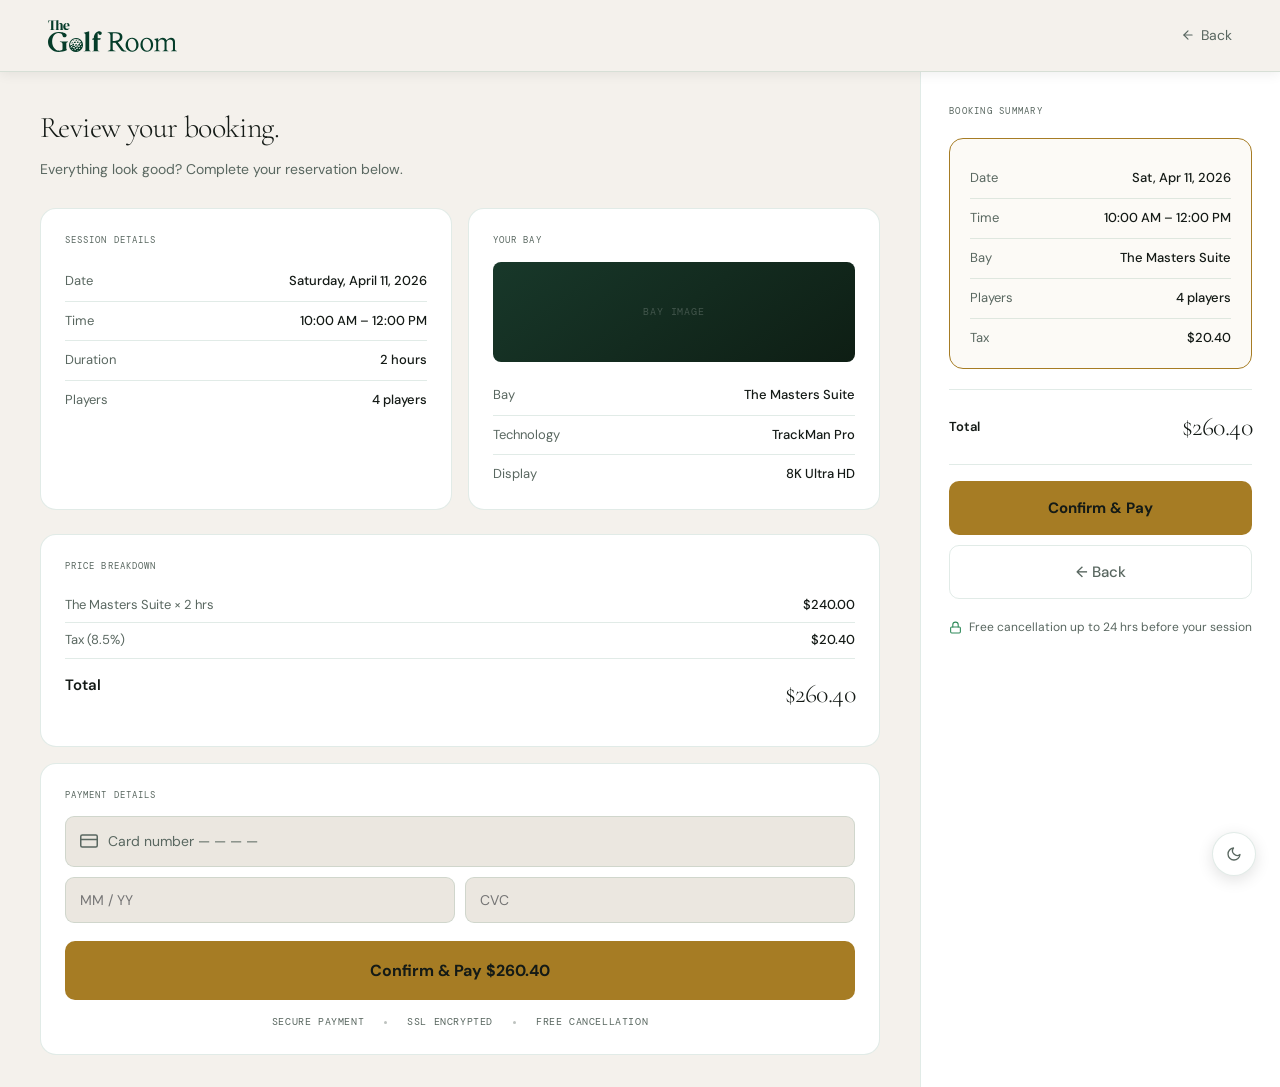
<file: pages/booking-confirm.html>
<!DOCTYPE html>
<html lang="en">
<head>
<meta charset="UTF-8">
<meta name="viewport" content="width=device-width, initial-scale=1.0">
<title>The Golf Room — Book a Session · Confirm &amp; Pay</title>
<link rel="icon" href="../assets/logos/mogogram-logo-light.svg" type="image/svg+xml" media="(prefers-color-scheme: light)">
<link rel="icon" href="../assets/logos/mogogram-logo-dark.svg"  type="image/svg+xml" media="(prefers-color-scheme: dark)">
<link rel="preconnect" href="https://fonts.googleapis.com">
<link rel="preconnect" href="https://fonts.gstatic.com" crossorigin>
<link href="https://fonts.googleapis.com/css2?family=Cormorant+Garamond:ital,wght@0,300;0,400;0,500;0,600;1,300;1,400&family=DM+Sans:wght@300;400;500;600&family=DM+Mono:wght@400;500&display=swap" rel="stylesheet">
<style>
*, *::before, *::after { box-sizing: border-box; margin: 0; padding: 0; }

:root {
  --color-bg-base:        #F4F1EC;
  --color-bg-surface:     #FFFFFF;
  --color-bg-elevated:    #EBE7E0;
  --color-bg-overlay:     rgba(244,241,236,0.94);
  --color-green-primary:  #1B6844;
  --color-green-light:    #2F8A5A;
  --color-green-vivid:    #3DA96C;
  --color-green-subtle:   rgba(27,104,68,0.08);
  --color-gold:           #A67C24;
  --color-gold-light:     #C4982E;
  --color-text-primary:   #141A16;
  --color-text-secondary: #596760;
  --color-text-inverse:   #F4F1EC;
  --color-border:         rgba(27,104,68,0.13);
  --color-border-strong:  rgba(166,124,36,0.3);
  --color-shadow:         0 2px 12px rgba(0,0,0,0.07);
  --color-shadow-lg:      0 8px 40px rgba(0,0,0,0.11);
  --color-error:          #C0443A;
  --font-display: 'Cormorant Garamond', Georgia, serif;
  --font-body:    'DM Sans', system-ui, sans-serif;
  --font-mono:    'DM Mono', monospace;
  --nav-height:   72px;
}

[data-theme="dark"] {
  --color-bg-base:        #0A0E0B;
  --color-bg-surface:     #111714;
  --color-bg-elevated:    #1A211E;
  --color-bg-overlay:     rgba(10,14,11,0.9);
  --color-green-light:    #3DA96C;
  --color-green-vivid:    #3DA96C;
  --color-green-subtle:   rgba(27,104,68,0.2);
  --color-gold:           #C9A84C;
  --color-gold-light:     #E2C17A;
  --color-text-primary:   #F0EDE6;
  --color-text-secondary: #9DA89E;
  --color-text-inverse:   #141A16;
  --color-border:         rgba(47,138,90,0.80);
  --color-border-strong:  rgba(201,168,76,0.60);
  --color-shadow:         0 2px 12px rgba(0,0,0,0.35);
  --color-shadow-lg:      0 8px 40px rgba(0,0,0,0.55);
  --color-error:          #E07070;
}

html { scroll-behavior: smooth; }

body {
  background: var(--color-bg-base);
  color: var(--color-text-primary);
  font-family: var(--font-body);
  line-height: 1.6;
  overflow-x: hidden;
  transition: background 0.3s, color 0.3s;
}

/* ─── NAV ─────────────────────────────────────── */
nav {
  position: fixed; top: 0; left: 0; right: 0; z-index: 100;
  display: flex; align-items: center; justify-content: space-between;
  padding: 0 48px; height: var(--nav-height);
  background: var(--color-bg-overlay);
  backdrop-filter: blur(20px);
  border-bottom: 1px solid var(--color-border);
  box-shadow: var(--color-shadow);
}
.nav-logo { display: flex; align-items: center; }
.nav-logo img { width: auto; }
.logo-full { height: 32px; display: block; }
.logo-badge { height: 36px; display: none; }
.logo-dark { display: none; }
[data-theme="dark"] .logo-full.logo-light { display: none; }
[data-theme="dark"] .logo-full.logo-dark { display: block; }
@media (max-width: 640px) {
  .logo-full { display: none !important; }
  .logo-badge.logo-light { display: block; }
}
@media (max-width: 640px) {
  [data-theme="dark"] .logo-badge.logo-light { display: none; }
  [data-theme="dark"] .logo-badge.logo-dark { display: block; }
}
.nav-right { display: flex; align-items: center; gap: 12px; }
.nav-back {
  display: flex; align-items: center; gap: 6px; font-size: 14px;
  color: var(--color-text-secondary); text-decoration: none; transition: color 0.2s;
}
.nav-back:hover { color: var(--color-green-light); }
.theme-toggle {
  position: fixed; bottom: 24px; right: 24px;
  width: 44px; height: 44px;
  background: var(--color-bg-surface);
  border: 1px solid var(--color-border); border-radius: 50%;
  display: flex; align-items: center; justify-content: center;
  cursor: pointer; color: var(--color-text-secondary);
  box-shadow: 0 4px 16px rgba(0,0,0,0.12);
  transition: all 0.2s; z-index: 50;
}
.theme-toggle:hover { border-color: var(--color-green-light); color: var(--color-green-light); box-shadow: 0 4px 24px rgba(0,0,0,0.18); }

/* ─── BOOKING SHELL ───────────────────────────── */
.booking-shell {
  padding-top: var(--nav-height);
  min-height: 100vh;
  display: flex;
  flex-direction: column;
}

/* ─── STEP PROGRESS BAR ───────────────────────── */
.step-header {
  padding: 0 48px;
  border-bottom: 1px solid var(--color-border);
  background: var(--color-bg-surface);
  display: flex; align-items: center; gap: 0;
  justify-content: space-between;
}
.step-progress {
  display: flex; align-items: center;
  padding: 20px 0;
}
.step-pip { display: flex; align-items: center; gap: 10px; }
.step-circle {
  width: 28px; height: 28px; border-radius: 50%; flex-shrink: 0;
  display: flex; align-items: center; justify-content: center;
  font-family: var(--font-mono); font-size: 11px; font-weight: 500;
  transition: all 0.2s;
}
.step-circle.done   { background: var(--color-green-primary); color: #fff; border: 2px solid var(--color-green-primary); }
.step-circle.active { background: var(--color-bg-surface); color: var(--color-green-primary); border: 2px solid var(--color-green-primary); }
.step-circle.pending{ background: var(--color-bg-elevated); color: var(--color-text-secondary); border: 2px solid var(--color-border); }
.step-label { font-size: 13px; font-weight: 500; white-space: nowrap; }
.step-label.active  { color: var(--color-text-primary); }
.step-label.done, .step-label.pending { color: var(--color-text-secondary); }
.step-connector { width: 40px; height: 1px; background: var(--color-border); margin: 0 12px; flex-shrink: 0; }
.step-connector.done { background: var(--color-green-primary); opacity: 0.5; }

/* ─── MAIN CONTENT AREA ───────────────────────── */
.booking-body {
  flex: 1;
  display: grid;
  grid-template-columns: 1fr 360px;
}

/* ─── CONFIRM PANEL ───────────────────────────── */
.confirm-panel { padding: 32px 40px; flex: 1; overflow-y: auto; }

.confirm-panel-title {
  font-family: var(--font-display); font-size: 30px; font-weight: 300;
  letter-spacing: -0.02em; margin-bottom: 6px;
}
.confirm-panel-sub { font-size: 14px; color: var(--color-text-secondary); margin-bottom: 28px; }

.confirm-grid { display: grid; grid-template-columns: 1fr 1fr; gap: 16px; margin-bottom: 24px; }
.confirm-block {
  background: var(--color-bg-surface); border: 1px solid var(--color-border);
  border-radius: 16px; padding: 24px;
}
.confirm-block-label {
  font-family: var(--font-mono); font-size: 9px; letter-spacing: 0.12em;
  text-transform: uppercase; color: var(--color-text-secondary); margin-bottom: 14px;
}
.confirm-row {
  display: flex; justify-content: space-between;
  padding: 9px 0; border-bottom: 1px solid var(--color-border); font-size: 13px;
}
.confirm-row:last-child { border-bottom: none; padding-bottom: 0; }
.confirm-row-label { color: var(--color-text-secondary); }
.confirm-row-value { font-weight: 500; color: var(--color-text-primary); }
.confirm-bay-image {
  width: 100%; height: 100px;
  background: linear-gradient(145deg, #18382A 0%, #0E1E14 100%);
  border-radius: 8px; margin-bottom: 14px;
  display: flex; align-items: center; justify-content: center;
  font-family: var(--font-mono); font-size: 10px;
  letter-spacing: 0.08em; text-transform: uppercase; color: rgba(255,255,255,0.2);
}

.price-breakdown {
  background: var(--color-bg-surface); border: 1px solid var(--color-border);
  border-radius: 16px; padding: 24px; margin-bottom: 16px;
}
.price-line {
  display: flex; justify-content: space-between;
  font-size: 13px; padding: 7px 0; border-bottom: 1px solid var(--color-border);
}
.price-line:last-child { border-bottom: none; }
.price-line-label { color: var(--color-text-secondary); }
.price-line-value { font-weight: 500; color: var(--color-text-primary); }
.price-line.total { padding-top: 14px; }
.price-line.total .price-line-label { font-size: 15px; font-weight: 600; color: var(--color-text-primary); }
.price-line.total .price-line-value {
  font-family: var(--font-display); font-size: 26px; font-weight: 300; letter-spacing: -0.02em;
}

.payment-section {
  background: var(--color-bg-surface); border: 1px solid var(--color-border);
  border-radius: 16px; padding: 24px;
}
.payment-label {
  font-family: var(--font-mono); font-size: 9px; letter-spacing: 0.12em;
  text-transform: uppercase; color: var(--color-text-secondary); margin-bottom: 14px;
}
.payment-card-input {
  display: flex; align-items: center; gap: 10px;
  background: var(--color-bg-elevated); border: 1px solid var(--color-border);
  border-radius: 9px; padding: 13px 14px; margin-bottom: 10px;
  font-size: 14px; color: var(--color-text-secondary);
  transition: border-color 0.2s;
}
.payment-row { display: grid; grid-template-columns: 1fr 1fr; gap: 10px; }
.payment-input {
  background: var(--color-bg-elevated); border: 1px solid var(--color-border);
  border-radius: 9px; padding: 13px 14px; font-size: 14px;
  color: var(--color-text-secondary); font-family: var(--font-body); width: 100%;
  outline: none; transition: border-color 0.2s;
}
.payment-input:focus { border-color: var(--color-green-light); }
.confirm-cta {
  display: block; width: 100%; background: var(--color-gold); color: #141A16;
  font-family: var(--font-body); font-size: 16px; font-weight: 700;
  padding: 17px; border-radius: 10px; border: none;
  text-align: center; cursor: pointer; margin-top: 18px;
  transition: background 0.2s; text-decoration: none;
}
.confirm-cta:hover { background: var(--color-gold-light); }
.trust-row {
  display: flex; align-items: center; justify-content: center; gap: 20px; margin-top: 14px;
  font-family: var(--font-mono); font-size: 10px; letter-spacing: 0.06em;
  color: var(--color-text-secondary); text-transform: uppercase;
}
.trust-dot { width: 3px; height: 3px; border-radius: 50%; background: currentColor; opacity: 0.4; }

/* ─── RIGHT SIDEBAR ───────────────────────────── */
.booking-sidebar {
  padding: 32px 28px;
  background: var(--color-bg-surface);
  border-left: 1px solid var(--color-border);
  display: flex; flex-direction: column; gap: 0;
  overflow-y: auto;
}
.sidebar-eyebrow {
  font-family: var(--font-mono); font-size: 9px; letter-spacing: 0.14em;
  text-transform: uppercase; color: var(--color-text-secondary); margin-bottom: 20px;
}
.slot-callout {
  background: var(--color-bg-elevated);
  border: 1px solid var(--color-border);
  border-radius: 14px; padding: 20px; margin-bottom: 20px;
}
.slot-callout.has-selection {
  border-color: var(--color-gold);
  background: rgba(166,124,36,0.04);
}
.slot-detail-row {
  display: flex; justify-content: space-between; align-items: center;
  padding: 9px 0; border-bottom: 1px solid var(--color-border);
  font-size: 13px;
}
.slot-detail-row:last-child { border-bottom: none; padding-bottom: 0; }
.slot-detail-label { color: var(--color-text-secondary); }
.slot-detail-value { font-weight: 500; color: var(--color-text-primary); }
.price-preview {
  display: flex; justify-content: space-between; align-items: center;
  padding: 16px 0; border-top: 1px solid var(--color-border);
  border-bottom: 1px solid var(--color-border); margin-bottom: 16px;
}
.price-preview-label { font-size: 13px; font-weight: 600; color: var(--color-text-primary); }
.price-preview-value {
  font-family: var(--font-display); font-size: 26px; font-weight: 300;
  letter-spacing: -0.02em; color: var(--color-text-primary);
}
.sidebar-cta {
  display: block; width: 100%;
  background: var(--color-gold); color: #141A16;
  font-family: var(--font-body); font-size: 15px; font-weight: 700;
  padding: 15px; border-radius: 10px; border: none;
  text-align: center; cursor: pointer; margin-bottom: 10px;
  transition: background 0.2s; text-decoration: none;
}
.sidebar-cta:hover { background: var(--color-gold-light); }
.sidebar-cta-back {
  display: block; width: 100%;
  background: transparent; color: var(--color-text-secondary);
  border: 1.5px solid var(--color-border); font-family: var(--font-body);
  font-size: 15px; font-weight: 500;
  padding: 14px; border-radius: 10px;
  text-align: center; cursor: pointer; margin-bottom: 10px;
  transition: border-color 0.2s, color 0.2s; text-decoration: none;
}
.sidebar-cta-back:hover { border-color: var(--color-text-secondary); color: var(--color-text-primary); }
.sidebar-note {
  display: flex; align-items: center; gap: 7px; margin-top: 10px;
  font-size: 12px; color: var(--color-text-secondary); line-height: 1.4;
}
.sidebar-note svg { flex-shrink: 0; color: var(--color-green-light); }

/* ─── FOCUS & A11Y ────────────────────────────── */
*:focus-visible { outline: 2px solid var(--color-green-vivid); outline-offset: 2px; }
.visually-hidden { position: absolute; width: 1px; height: 1px; padding: 0; margin: -1px; overflow: hidden; clip: rect(0,0,0,0); white-space: nowrap; border: 0; }
.skip-link { position: absolute; left: -9999px; top: 16px; z-index: 9999; }
.skip-link:focus-visible { left: 16px; background: var(--color-green-primary); color: #F4F1EC; padding: 8px 16px; border-radius: 4px; text-decoration: none; font-size: 14px; font-weight: 600; }

/* ─── RESPONSIVE ──────────────────────────────── */
@media (max-width: 1100px) {
  .booking-body { grid-template-columns: 1fr; }
  .booking-sidebar { display: none; }
  .confirm-grid { grid-template-columns: 1fr; }
}
@media (max-width: 768px) {
  .step-header { padding: 0 24px; }
  .confirm-panel { padding: 24px 24px; }
}
@media (max-width: 640px) {
  nav { padding: 0 20px; }
  .step-label { display: none; }
  .confirm-panel { padding: 20px; }
  .payment-row { grid-template-columns: 1fr; }
}
@media (prefers-reduced-motion: reduce) {
  *, *::before, *::after { transition: none !important; animation: none !important; }
}
</style>
</head>
<body>

<a class="skip-link" href="#main-content">Skip to main content</a>

<!-- NAV -->
<nav aria-label="Main navigation">
  <div class="nav-logo">
    <img class="logo-full logo-light" src="../assets/logos/the-golf-room-logo-light.svg" alt="The Golf Room" />
    <img class="logo-full logo-dark"  src="../assets/logos/the-golf-room-logo-dark.svg"  alt="The Golf Room" />
    <img class="logo-badge logo-light" src="../assets/logos/badge-logo-light.svg" alt="The Golf Room" />
    <img class="logo-badge logo-dark"  src="../assets/logos/badge-logo-dark.svg"  alt="The Golf Room" />
  </div>
  <div class="nav-right">
    <a class="nav-back" href="booking-datetime.html">
      <svg width="14" height="14" viewBox="0 0 24 24" fill="none" stroke="currentColor" stroke-width="2" stroke-linecap="round" stroke-linejoin="round"><line x1="19" y1="12" x2="5" y2="12"/><polyline points="12 19 5 12 12 5"/></svg>
      Back
    </a>
  </div>
</nav>

<main id="main-content">
<h1 class="visually-hidden">Book a Bay — Confirm &amp; Pay</h1>

<!-- ═══════════════════════════════════════════════ -->
<!--  STEP 2 — CONFIRM & PAY                        -->
<!-- ═══════════════════════════════════════════════ -->
<div class="booking-shell" id="step-confirm">
  <div class="booking-body">
    <!-- ── Confirm Panel ── -->
    <div class="confirm-panel">
      <h2 class="confirm-panel-title">Review your booking.</h2>
      <p class="confirm-panel-sub">Everything look good? Complete your reservation below.</p>

      <div class="confirm-grid">
        <!-- Session Details -->
        <div class="confirm-block">
          <div class="confirm-block-label">Session Details</div>
          <div class="confirm-row">
            <span class="confirm-row-label">Date</span>
            <span class="confirm-row-value">Saturday, April 11, 2026</span>
          </div>
          <div class="confirm-row">
            <span class="confirm-row-label">Time</span>
            <span class="confirm-row-value">10:00 AM – 12:00 PM</span>
          </div>
          <div class="confirm-row">
            <span class="confirm-row-label">Duration</span>
            <span class="confirm-row-value">2 hours</span>
          </div>
          <div class="confirm-row">
            <span class="confirm-row-label">Players</span>
            <span class="confirm-row-value">4 players</span>
          </div>
        </div>

        <!-- Bay Details -->
        <div class="confirm-block">
          <div class="confirm-block-label">Your Bay</div>
          <div class="confirm-bay-image" role="img" aria-label="The Masters Suite bay image">Bay Image</div>
          <div class="confirm-row">
            <span class="confirm-row-label">Bay</span>
            <span class="confirm-row-value">The Masters Suite</span>
          </div>
          <div class="confirm-row">
            <span class="confirm-row-label">Technology</span>
            <span class="confirm-row-value">TrackMan Pro</span>
          </div>
          <div class="confirm-row">
            <span class="confirm-row-label">Display</span>
            <span class="confirm-row-value">8K Ultra HD</span>
          </div>
        </div>
      </div>

      <!-- Price Breakdown -->
      <div class="price-breakdown">
        <div class="confirm-block-label" style="margin-bottom:14px;">Price Breakdown</div>
        <div class="price-line">
          <span class="price-line-label">The Masters Suite &times; 2 hrs</span>
          <span class="price-line-value">$240.00</span>
        </div>
        <div class="price-line">
          <span class="price-line-label">Tax (8.5%)</span>
          <span class="price-line-value">$20.40</span>
        </div>
        <div class="price-line total">
          <span class="price-line-label">Total</span>
          <span class="price-line-value">$260.40</span>
        </div>
      </div>

      <!-- Payment -->
      <div class="payment-section">
        <div class="payment-label">Payment Details</div>
        <div class="payment-card-input" aria-label="Card number field">
          <svg width="18" height="18" viewBox="0 0 24 24" fill="none" stroke="currentColor" stroke-width="2" stroke-linecap="round" stroke-linejoin="round" aria-hidden="true"><rect x="1" y="4" width="22" height="16" rx="2" ry="2"/><line x1="1" y1="10" x2="23" y2="10"/></svg>
          <span>Card number — — — —</span>
        </div>
        <div class="payment-row">
          <input class="payment-input" type="text" placeholder="MM / YY" aria-label="Card expiry date">
          <input class="payment-input" type="text" placeholder="CVC" aria-label="Card security code">
        </div>
        <a class="confirm-cta" href="confirmation.html">Confirm &amp; Pay $260.40</a>
        <div class="trust-row" aria-label="Security guarantees">
          <span>Secure payment</span><span class="trust-dot" aria-hidden="true"></span>
          <span>SSL encrypted</span><span class="trust-dot" aria-hidden="true"></span>
          <span>Free cancellation</span>
        </div>
      </div>
    </div>

    <!-- ── Right Sidebar ── -->
    <div class="booking-sidebar">
      <div class="sidebar-eyebrow">Booking Summary</div>
      <div class="slot-callout has-selection" style="margin-bottom:20px;">
        <div class="slot-detail-row">
          <span class="slot-detail-label">Date</span>
          <span class="slot-detail-value">Sat, Apr 11, 2026</span>
        </div>
        <div class="slot-detail-row">
          <span class="slot-detail-label">Time</span>
          <span class="slot-detail-value">10:00 AM – 12:00 PM</span>
        </div>
        <div class="slot-detail-row">
          <span class="slot-detail-label">Bay</span>
          <span class="slot-detail-value">The Masters Suite</span>
        </div>
        <div class="slot-detail-row">
          <span class="slot-detail-label">Players</span>
          <span class="slot-detail-value">4 players</span>
        </div>
        <div class="slot-detail-row">
          <span class="slot-detail-label">Tax</span>
          <span class="slot-detail-value">$20.40</span>
        </div>
      </div>
      <div class="price-preview">
        <span class="price-preview-label">Total</span>
        <span class="price-preview-value">$260.40</span>
      </div>
      <a class="sidebar-cta" href="confirmation.html">Confirm &amp; Pay</a>
      <a class="sidebar-cta-back" href="booking-datetime.html">&#8592; Back</a>
      <div class="sidebar-note">
        <svg width="13" height="13" viewBox="0 0 24 24" fill="none" stroke="currentColor" stroke-width="2" stroke-linecap="round" stroke-linejoin="round" aria-hidden="true"><rect x="3" y="11" width="18" height="11" rx="2" ry="2"/><path d="M7 11V7a5 5 0 0 1 10 0v4"/></svg>
        Free cancellation up to 24 hrs before your session
      </div>
    </div>
  </div>
</div>

</main>

<div role="alert" aria-live="polite" aria-atomic="true" id="live-region" style="position:absolute;width:1px;height:1px;padding:0;margin:-1px;overflow:hidden;clip:rect(0,0,0,0);white-space:nowrap;border:0;"></div>

<script>
  const moonSVG = `<svg width="15" height="15" viewBox="0 0 24 24" fill="none" stroke="currentColor" stroke-width="2" stroke-linecap="round" stroke-linejoin="round"><path d="M21 12.79A9 9 0 1 1 11.21 3 7 7 0 0 0 21 12.79z"/></svg>`;
  const sunSVG  = `<svg width="15" height="15" viewBox="0 0 24 24" fill="none" stroke="currentColor" stroke-width="2" stroke-linecap="round" stroke-linejoin="round"><circle cx="12" cy="12" r="5"/><line x1="12" y1="1" x2="12" y2="3"/><line x1="12" y1="21" x2="12" y2="23"/><line x1="4.22" y1="4.22" x2="5.64" y2="5.64"/><line x1="18.36" y1="18.36" x2="19.78" y2="19.78"/><line x1="1" y1="12" x2="3" y2="12"/><line x1="21" y1="12" x2="23" y2="12"/><line x1="4.22" y1="19.78" x2="5.64" y2="18.36"/><line x1="18.36" y1="5.64" x2="19.78" y2="4.22"/></svg>`;
  const root = document.documentElement;
  if (localStorage.getItem('golf-room-theme') === 'dark') root.setAttribute('data-theme', 'dark');
  document.addEventListener('DOMContentLoaded', () => {
    const toggle = document.getElementById('theme-toggle');
    if (localStorage.getItem('golf-room-theme') === 'dark') toggle.innerHTML = sunSVG;
    toggle.addEventListener('click', () => {
      const isDark = root.getAttribute('data-theme') === 'dark';
      if (isDark) {
        root.removeAttribute('data-theme');
        toggle.innerHTML = moonSVG;
        localStorage.setItem('golf-room-theme', 'light');
      } else {
        root.setAttribute('data-theme', 'dark');
        toggle.innerHTML = sunSVG;
        localStorage.setItem('golf-room-theme', 'dark');
      }
    });
  });
</script>

<button class="theme-toggle" id="theme-toggle" aria-label="Toggle dark mode" title="Toggle dark mode">
  <svg width="16" height="16" viewBox="0 0 24 24" fill="none" stroke="currentColor" stroke-width="2" stroke-linecap="round" stroke-linejoin="round"><path d="M21 12.79A9 9 0 1 1 11.21 3 7 7 0 0 0 21 12.79z"/></svg>
</button>

</body>
</html>
</file>
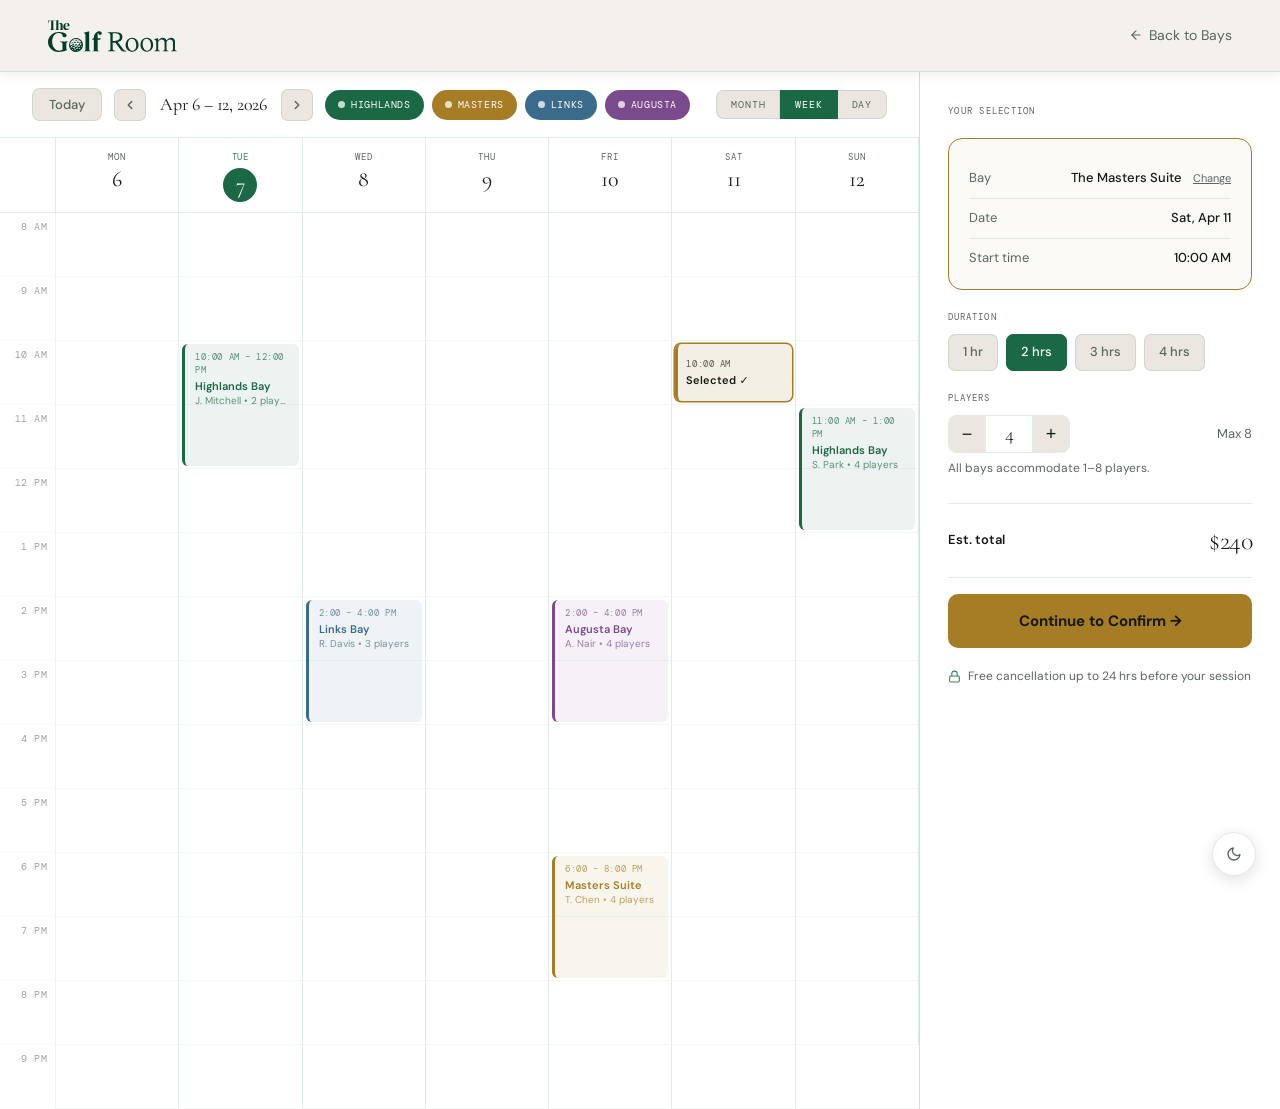
<file: pages/booking-datetime.html>
<!DOCTYPE html>
<html lang="en">
<head>
<meta charset="UTF-8">
<meta name="viewport" content="width=device-width, initial-scale=1.0">
<title>The Golf Room — Book a Session · Date &amp; Time</title>
<link rel="icon" href="../assets/logos/mogogram-logo-light.svg" type="image/svg+xml" media="(prefers-color-scheme: light)">
<link rel="icon" href="../assets/logos/mogogram-logo-dark.svg"  type="image/svg+xml" media="(prefers-color-scheme: dark)">
<link rel="preconnect" href="https://fonts.googleapis.com">
<link rel="preconnect" href="https://fonts.gstatic.com" crossorigin>
<link href="https://fonts.googleapis.com/css2?family=Cormorant+Garamond:ital,wght@0,300;0,400;0,500;0,600;1,300;1,400&family=DM+Sans:wght@300;400;500;600&family=DM+Mono:wght@400;500&display=swap" rel="stylesheet">
<style>
*, *::before, *::after { box-sizing: border-box; margin: 0; padding: 0; }

:root {
  --color-bg-base:        #F4F1EC;
  --color-bg-surface:     #FFFFFF;
  --color-bg-elevated:    #EBE7E0;
  --color-bg-overlay:     rgba(244,241,236,0.94);
  --color-green-primary:  #1B6844;
  --color-green-light:    #2F8A5A;
  --color-green-vivid:    #3DA96C;
  --color-green-subtle:   rgba(27,104,68,0.08);
  --color-gold:           #A67C24;
  --color-gold-light:     #C4982E;
  --color-text-primary:   #141A16;
  --color-text-secondary: #596760;
  --color-text-inverse:   #F4F1EC;
  --color-border:         rgba(27,104,68,0.13);
  --color-border-strong:  rgba(166,124,36,0.3);
  --color-shadow:         0 2px 12px rgba(0,0,0,0.07);
  --color-shadow-lg:      0 8px 40px rgba(0,0,0,0.11);
  --color-error:          #C0443A;
  --font-display: 'Cormorant Garamond', Georgia, serif;
  --font-body:    'DM Sans', system-ui, sans-serif;
  --font-mono:    'DM Mono', monospace;
  --nav-height:   72px;
  --slot-h: 64px;
}

[data-theme="dark"] {
  --color-bg-base:        #0A0E0B;
  --color-bg-surface:     #111714;
  --color-bg-elevated:    #1A211E;
  --color-bg-overlay:     rgba(10,14,11,0.9);
  --color-green-light:    #3DA96C;
  --color-green-vivid:    #3DA96C;
  --color-green-subtle:   rgba(27,104,68,0.2);
  --color-gold:           #C9A84C;
  --color-gold-light:     #E2C17A;
  --color-text-primary:   #F0EDE6;
  --color-text-secondary: #9DA89E;
  --color-text-inverse:   #141A16;
  --color-border:         rgba(47,138,90,0.80);
  --color-border-strong:  rgba(201,168,76,0.60);
  --color-shadow:         0 2px 12px rgba(0,0,0,0.35);
  --color-shadow-lg:      0 8px 40px rgba(0,0,0,0.55);
  --color-error:          #E07070;
}

html { scroll-behavior: smooth; }

body {
  background: var(--color-bg-base);
  color: var(--color-text-primary);
  font-family: var(--font-body);
  line-height: 1.6;
  overflow-x: hidden;
  transition: background 0.3s, color 0.3s;
}

/* ─── NAV ─────────────────────────────────────── */
nav {
  position: fixed; top: 0; left: 0; right: 0; z-index: 100;
  display: flex; align-items: center; justify-content: space-between;
  padding: 0 48px; height: var(--nav-height);
  background: var(--color-bg-overlay);
  backdrop-filter: blur(20px);
  border-bottom: 1px solid var(--color-border);
  box-shadow: var(--color-shadow);
}
.nav-logo { display: flex; align-items: center; }
.nav-logo img { width: auto; }
.logo-full { height: 32px; display: block; }
.logo-badge { height: 36px; display: none; }
.logo-dark { display: none; }
[data-theme="dark"] .logo-full.logo-light { display: none; }
[data-theme="dark"] .logo-full.logo-dark { display: block; }
@media (max-width: 640px) {
  .logo-full { display: none !important; }
  .logo-badge.logo-light { display: block; }
}
@media (max-width: 640px) {
  [data-theme="dark"] .logo-badge.logo-light { display: none; }
  [data-theme="dark"] .logo-badge.logo-dark { display: block; }
}
.nav-right { display: flex; align-items: center; gap: 12px; }
.nav-back {
  display: flex; align-items: center; gap: 6px; font-size: 14px;
  color: var(--color-text-secondary); text-decoration: none; transition: color 0.2s;
}
.nav-back:hover { color: var(--color-green-light); }
.theme-toggle {
  position: fixed; bottom: 24px; right: 24px;
  width: 44px; height: 44px;
  background: var(--color-bg-surface);
  border: 1px solid var(--color-border); border-radius: 50%;
  display: flex; align-items: center; justify-content: center;
  cursor: pointer; color: var(--color-text-secondary);
  box-shadow: 0 4px 16px rgba(0,0,0,0.12);
  transition: all 0.2s; z-index: 50;
}
.theme-toggle:hover { border-color: var(--color-green-light); color: var(--color-green-light); box-shadow: 0 4px 24px rgba(0,0,0,0.18); }

/* ─── BOOKING SHELL ───────────────────────────── */
.booking-shell {
  padding-top: var(--nav-height);
  min-height: 100vh;
  display: flex;
  flex-direction: column;
}

/* ─── STEP PROGRESS BAR ───────────────────────── */
.step-header {
  padding: 0 48px;
  border-bottom: 1px solid var(--color-border);
  background: var(--color-bg-surface);
  display: flex; align-items: center; gap: 0;
  justify-content: space-between;
}
.step-progress {
  display: flex; align-items: center;
  padding: 20px 0;
}
.step-pip { display: flex; align-items: center; gap: 10px; }
.step-circle {
  width: 28px; height: 28px; border-radius: 50%; flex-shrink: 0;
  display: flex; align-items: center; justify-content: center;
  font-family: var(--font-mono); font-size: 11px; font-weight: 500;
  transition: all 0.2s;
}
.step-circle.done   { background: var(--color-green-primary); color: #fff; border: 2px solid var(--color-green-primary); }
.step-circle.active { background: var(--color-bg-surface); color: var(--color-green-primary); border: 2px solid var(--color-green-primary); }
.step-circle.pending{ background: var(--color-bg-elevated); color: var(--color-text-secondary); border: 2px solid var(--color-border); }
.step-label { font-size: 13px; font-weight: 500; white-space: nowrap; }
.step-label.active  { color: var(--color-text-primary); }
.step-label.done, .step-label.pending { color: var(--color-text-secondary); }
.step-connector { width: 40px; height: 1px; background: var(--color-border); margin: 0 12px; flex-shrink: 0; }
.step-connector.done { background: var(--color-green-primary); opacity: 0.5; }

/* ─── MAIN CONTENT AREA ───────────────────────── */
.booking-body {
  flex: 1;
  display: grid;
  grid-template-columns: 1fr 360px;
}

/* ─── LEFT PANEL (calendar) ───────────────────── */
.calendar-panel {
  display: flex; flex-direction: column;
  border-right: 1px solid var(--color-border);
  overflow: hidden;
}

/* Calendar toolbar */
.cal-toolbar {
  display: flex; align-items: center; justify-content: space-between;
  padding: 16px 32px;
  border-bottom: 1px solid var(--color-border);
  background: var(--color-bg-surface);
  flex-shrink: 0;
}
.cal-toolbar-left { display: flex; align-items: center; gap: 12px; }

.btn-today {
  font-family: var(--font-body); font-size: 13px; font-weight: 500;
  padding: 7px 16px; border-radius: 8px; cursor: pointer;
  border: 1.5px solid var(--color-border);
  background: var(--color-bg-elevated); color: var(--color-text-secondary);
  transition: all 0.15s;
}
.btn-today:hover { border-color: var(--color-green-light); color: var(--color-green-light); }

.cal-week-nav { display: flex; align-items: center; gap: 4px; }
.cal-arrow {
  width: 32px; height: 32px; border-radius: 7px;
  background: var(--color-bg-elevated); border: 1px solid var(--color-border);
  display: flex; align-items: center; justify-content: center;
  cursor: pointer; color: var(--color-text-secondary); transition: all 0.15s;
}
.cal-arrow:hover { border-color: var(--color-green-light); color: var(--color-green-light); }
.cal-week-label {
  font-family: var(--font-display); font-size: 18px; font-weight: 400;
  letter-spacing: -0.01em; color: var(--color-text-primary);
  padding: 0 10px; white-space: nowrap;
}

/* Bay filter chips */
.bay-chips { display: flex; align-items: center; gap: 8px; }
.bay-chip {
  display: flex; align-items: center; gap: 6px;
  padding: 6px 12px; border-radius: 20px;
  font-family: var(--font-mono); font-size: 10px; letter-spacing: 0.06em;
  text-transform: uppercase; cursor: pointer; transition: all 0.15s;
  border: 1.5px solid var(--color-border);
  background: var(--color-bg-elevated); color: var(--color-text-secondary);
}
.bay-chip.active { color: #fff; border-color: transparent; }
.bay-chip.active .bay-chip-dot { background: rgba(255,255,255,0.75); }
.bay-chip-dot { width: 7px; height: 7px; border-radius: 50%; flex-shrink: 0; }
.chip-highlands.active  { background: var(--color-green-primary); }
.chip-masters.active    { background: var(--color-gold); }
.chip-links.active      { background: #3A6B8A; }
.chip-augusta.active    { background: #7A4A8C; }
.chip-highlands .bay-chip-dot { background: var(--color-green-primary); }
.chip-masters   .bay-chip-dot { background: var(--color-gold); }
.chip-links     .bay-chip-dot { background: #3A6B8A; }
.chip-augusta   .bay-chip-dot { background: #7A4A8C; }

/* View toggle */
.view-toggle { display: flex; gap: 0; }
.view-btn {
  padding: 7px 14px; font-family: var(--font-mono); font-size: 10px;
  letter-spacing: 0.08em; text-transform: uppercase; cursor: pointer;
  border: 1px solid var(--color-border); background: var(--color-bg-elevated);
  color: var(--color-text-secondary); transition: all 0.15s;
}
.view-btn:first-child { border-radius: 8px 0 0 8px; }
.view-btn:last-child  { border-radius: 0 8px 8px 0; border-left: none; }
.view-btn.active { background: var(--color-green-primary); color: #fff; border-color: var(--color-green-primary); }

/* ─── THE CALENDAR GRID ───────────────────────── */
.cal-grid-wrap {
  flex: 1;
  overflow-y: auto;
  overflow-x: auto;
  background: var(--color-bg-surface);
}
.cal-grid {
  display: grid;
  grid-template-columns: 56px repeat(7, minmax(100px, 1fr));
  min-width: 820px;
}

/* Day header row */
.cal-day-header { position: sticky; top: 0; z-index: 10; display: contents; }
.cal-gutter-corner {
  position: sticky; top: 0; background: var(--color-bg-surface);
  border-bottom: 1px solid var(--color-border);
  border-right: 1px solid var(--color-border);
  z-index: 11;
}
.cal-day-head {
  position: sticky; top: 0;
  padding: 12px 8px 10px;
  text-align: center;
  background: var(--color-bg-surface);
  border-bottom: 1px solid var(--color-border);
  border-right: 1px solid var(--color-border);
  z-index: 10;
}
.cal-day-name {
  font-family: var(--font-mono); font-size: 9px; letter-spacing: 0.1em;
  text-transform: uppercase; color: var(--color-text-secondary); margin-bottom: 4px;
}
.cal-day-num {
  font-family: var(--font-display); font-size: 22px; font-weight: 400;
  line-height: 1; color: var(--color-text-primary);
}
.cal-day-head.today .cal-day-num {
  width: 34px; height: 34px; border-radius: 50%;
  background: var(--color-green-primary); color: #fff;
  display: flex; align-items: center; justify-content: center;
  margin: 0 auto;
}
.cal-day-head.today .cal-day-name { color: var(--color-green-light); }

/* Time rows */
.cal-time-rows { display: contents; }
.cal-time-label {
  padding: 0 8px 0 0;
  text-align: right;
  font-family: var(--font-mono); font-size: 10px; letter-spacing: 0.04em;
  color: var(--color-text-secondary); opacity: 0.6;
  display: flex; align-items: flex-start; justify-content: flex-end;
  padding-top: 6px;
  height: var(--slot-h);
  border-right: 1px solid var(--color-border);
  border-bottom: 1px solid rgba(27,104,68,0.05);
  white-space: nowrap;
}
.cal-cell {
  height: var(--slot-h);
  border-right: 1px solid var(--color-border);
  border-bottom: 1px solid rgba(27,104,68,0.05);
  padding: 3px;
  position: relative;
  transition: background 0.1s;
}
.cal-cell:hover { background: var(--color-green-subtle); cursor: pointer; }
.cal-cell:last-child { border-right: none; }

/* Event cards */
.cal-event {
  width: 100%; height: 100%;
  border-radius: 6px; padding: 5px 8px;
  display: flex; flex-direction: column; justify-content: center;
  font-size: 11px; line-height: 1.3; cursor: pointer;
  transition: all 0.15s; position: relative; overflow: hidden;
  border-left: 3px solid transparent;
}
.cal-event.booked {
  background: rgba(89,103,96,0.07);
  border-left-color: rgba(89,103,96,0.3);
  color: var(--color-text-secondary);
  cursor: default; opacity: 0.7;
}
.cal-event.selected {
  background: rgba(166,124,36,0.12);
  border-left-color: var(--color-gold);
  color: var(--color-text-primary);
  box-shadow: 0 0 0 1.5px var(--color-gold);
}
.cal-event.selected:hover { background: rgba(166,124,36,0.18); }

/* Multi-hour event spanning */
.cal-event-span {
  position: absolute; left: 3px; right: 3px; top: 3px;
  border-radius: 6px; padding: 7px 10px;
  font-size: 11px; line-height: 1.4; z-index: 2;
  border-left: 3px solid transparent;
}
.cal-event-span.booked {
  background: rgba(89,103,96,0.08);
  border-left-color: rgba(89,103,96,0.35);
  color: var(--color-text-secondary);
}
.cal-event-span.bay-highlands { border-left-color: var(--color-green-primary); background: rgba(27,104,68,0.08); color: var(--color-green-primary); }
.cal-event-span.bay-masters   { border-left-color: var(--color-gold); background: rgba(166,124,36,0.08); color: var(--color-gold); }
.cal-event-span.bay-links     { border-left-color: #3A6B8A; background: rgba(58,107,138,0.08); color: #3A6B8A; }
.cal-event-span.bay-augusta   { border-left-color: #7A4A8C; background: rgba(122,74,140,0.08); color: #7A4A8C; }

.cal-event-time { font-family: var(--font-mono); font-size: 9px; letter-spacing: 0.06em; opacity: 0.7; margin-bottom: 2px; }
.cal-event-name { font-weight: 600; font-size: 11px; white-space: nowrap; overflow: hidden; text-overflow: ellipsis; }
.cal-event-meta { font-size: 10px; opacity: 0.7; white-space: nowrap; overflow: hidden; text-overflow: ellipsis; }

/* ─── RIGHT SIDEBAR ───────────────────────────── */
.booking-sidebar {
  padding: 32px 28px;
  background: var(--color-bg-surface);
  display: flex; flex-direction: column; gap: 0;
  overflow-y: auto;
}
.sidebar-eyebrow {
  font-family: var(--font-mono); font-size: 9px; letter-spacing: 0.14em;
  text-transform: uppercase; color: var(--color-text-secondary); margin-bottom: 20px;
}
.slot-callout {
  background: var(--color-bg-elevated);
  border: 1px solid var(--color-border);
  border-radius: 14px; padding: 20px; margin-bottom: 20px;
}
.slot-callout.has-selection {
  border-color: var(--color-gold);
  background: rgba(166,124,36,0.04);
}
.slot-detail-row {
  display: flex; justify-content: space-between; align-items: center;
  padding: 9px 0; border-bottom: 1px solid var(--color-border);
  font-size: 13px;
}
.slot-detail-row:last-child { border-bottom: none; padding-bottom: 0; }
.slot-detail-label { color: var(--color-text-secondary); }
.slot-detail-value { font-weight: 500; color: var(--color-text-primary); }
.slot-bay-change {
  font-size: 11px; font-weight: 400; color: var(--color-text-secondary);
  text-decoration: underline; margin-left: 8px; cursor: pointer;
  transition: color 0.15s;
}
.slot-bay-change:hover { color: var(--color-green-light); }

/* Duration picker */
.duration-section { margin-bottom: 20px; }
.duration-label {
  font-family: var(--font-mono); font-size: 9px; letter-spacing: 0.12em;
  text-transform: uppercase; color: var(--color-text-secondary); margin-bottom: 10px;
}
.duration-pills { display: flex; gap: 8px; flex-wrap: wrap; }
.duration-pill {
  padding: 7px 14px; border-radius: 7px; font-size: 13px; font-weight: 500;
  cursor: pointer; border: 1.5px solid var(--color-border);
  color: var(--color-text-secondary); background: var(--color-bg-elevated);
  transition: all 0.15s;
}
.duration-pill:hover { border-color: var(--color-green-light); color: var(--color-green-light); }
.duration-pill.selected { background: var(--color-green-primary); color: #fff; border-color: var(--color-green-primary); }

/* Player stepper */
.player-section { margin-bottom: 24px; }
.player-row { display: flex; align-items: center; justify-content: space-between; margin-top: 10px; }
.player-stepper {
  display: flex; align-items: center; gap: 0;
  border: 1px solid var(--color-border); border-radius: 8px; overflow: hidden;
}
.player-btn {
  width: 36px; height: 36px; background: var(--color-bg-elevated);
  border: none; cursor: pointer; font-size: 18px; font-weight: 300;
  color: var(--color-text-primary); display: flex; align-items: center; justify-content: center;
  transition: background 0.15s;
}
.player-btn:hover { background: var(--color-bg-base); }
.player-count-val {
  min-width: 48px; text-align: center;
  font-family: var(--font-display); font-size: 20px; font-weight: 300;
  color: var(--color-text-primary); border-left: 1px solid var(--color-border);
  border-right: 1px solid var(--color-border); line-height: 36px;
}
.player-hint { font-size: 12px; color: var(--color-text-secondary); margin-top: 6px; }

/* Price preview */
.price-preview {
  display: flex; justify-content: space-between; align-items: center;
  padding: 16px 0; border-top: 1px solid var(--color-border);
  border-bottom: 1px solid var(--color-border); margin-bottom: 16px;
}
.price-preview-label { font-size: 13px; font-weight: 600; color: var(--color-text-primary); }
.price-preview-value {
  font-family: var(--font-display); font-size: 26px; font-weight: 300;
  letter-spacing: -0.02em; color: var(--color-text-primary);
}
.price-preview-value.empty { opacity: 0.3; }

/* CTA */
.sidebar-cta {
  display: block; width: 100%;
  background: var(--color-gold); color: #141A16;
  font-family: var(--font-body); font-size: 15px; font-weight: 700;
  padding: 15px; border-radius: 10px; border: none;
  text-align: center; cursor: pointer; margin-bottom: 10px;
  transition: background 0.2s; text-decoration: none;
}
.sidebar-cta:hover { background: var(--color-gold-light); }
.sidebar-cta:disabled, .sidebar-cta.disabled {
  opacity: 0.45; cursor: not-allowed; pointer-events: none;
}
.sidebar-note {
  display: flex; align-items: center; gap: 7px; margin-top: 10px;
  font-size: 12px; color: var(--color-text-secondary); line-height: 1.4;
}
.sidebar-note svg { flex-shrink: 0; color: var(--color-green-light); }

/* ─── FOCUS & A11Y ────────────────────────────── */
*:focus-visible { outline: 2px solid var(--color-green-vivid); outline-offset: 2px; }
.visually-hidden { position: absolute; width: 1px; height: 1px; padding: 0; margin: -1px; overflow: hidden; clip: rect(0,0,0,0); white-space: nowrap; border: 0; }
.skip-link { position: absolute; left: -9999px; top: 16px; z-index: 9999; }
.skip-link:focus-visible { left: 16px; background: var(--color-green-primary); color: #F4F1EC; padding: 8px 16px; border-radius: 4px; text-decoration: none; font-size: 14px; font-weight: 600; }

/* ─── RESPONSIVE ──────────────────────────────── */
@media (max-width: 1100px) {
  .booking-body { grid-template-columns: 1fr; }
  .booking-sidebar { display: none; }
  .calendar-panel { border-right: none; }
  .view-toggle { display: none; }
  .bay-chips { overflow-x: auto; -webkit-overflow-scrolling: touch; flex-wrap: nowrap; }
  .bay-chip { flex-shrink: 0; }
}
@media (max-width: 768px) {
  .step-header { padding: 0 24px; }
}
@media (max-width: 640px) {
  nav { padding: 0 20px; }
  .step-label { display: none; }
  .cal-toolbar { padding: 12px 16px; flex-wrap: wrap; gap: 8px; }
  .cal-toolbar-left { flex-wrap: wrap; gap: 8px; width: 100%; }
  .bay-chips { overflow-x: auto; -webkit-overflow-scrolling: touch; flex-wrap: nowrap; width: 100%; }
  .bay-chip { flex-shrink: 0; }
  .view-toggle { display: none; }
}

/* ── Mobile bottom selection bar ── */
.mob-selection-bar {
  display: none; /* shown only on mobile */
  position: fixed;
  bottom: 0; left: 0; right: 0;
  z-index: 200;
  background: var(--color-bg-surface);
  border-top: 1px solid var(--color-border);
  box-shadow: 0 -4px 24px rgba(0,0,0,0.10);
  padding: 14px 20px 22px;
  transform: translateY(100%);
  transition: transform 280ms ease;
}
.mob-selection-bar.visible { transform: translateY(0); }
@media (max-width: 1100px) {
  .mob-selection-bar { display: block; }
}
.mob-bar-row {
  display: flex;
  align-items: center;
  justify-content: space-between;
  gap: 12px;
}
.mob-bar-info { display: flex; flex-direction: column; gap: 2px; }
.mob-bar-slot {
  font-family: var(--font-body);
  font-size: 15px;
  font-weight: 600;
  color: var(--color-text-primary);
}
.mob-bar-meta {
  font-family: var(--font-mono);
  font-size: 11px;
  letter-spacing: 0.07em;
  color: var(--color-text-secondary);
  text-transform: uppercase;
}
.mob-bar-price {
  font-family: var(--font-display);
  font-size: 22px;
  font-weight: 500;
  color: var(--color-gold);
  white-space: nowrap;
}
.mob-bar-cta {
  display: inline-flex;
  align-items: center;
  gap: 6px;
  background: var(--color-gold);
  color: var(--color-text-inverse);
  font-family: var(--font-body);
  font-size: 15px;
  font-weight: 600;
  padding: 12px 22px;
  border-radius: var(--radius-md);
  text-decoration: none;
  white-space: nowrap;
  transition: background 200ms ease, box-shadow 200ms ease;
}
.mob-bar-cta:hover { background: var(--color-gold-light); box-shadow: var(--shadow-glow-gold); }
@media (prefers-reduced-motion: reduce) {
  *, *::before, *::after { transition: none !important; animation: none !important; }
}
</style>
</head>
<body>

<a class="skip-link" href="#main-content">Skip to main content</a>

<!-- NAV -->
<nav aria-label="Main navigation">
  <div class="nav-logo">
    <img class="logo-full logo-light" src="../assets/logos/the-golf-room-logo-light.svg" alt="The Golf Room" />
    <img class="logo-full logo-dark"  src="../assets/logos/the-golf-room-logo-dark.svg"  alt="The Golf Room" />
    <img class="logo-badge logo-light" src="../assets/logos/badge-logo-light.svg" alt="The Golf Room" />
    <img class="logo-badge logo-dark"  src="../assets/logos/badge-logo-dark.svg"  alt="The Golf Room" />
  </div>
  <div class="nav-right">
    <a class="nav-back" href="bays.html">
      <svg width="14" height="14" viewBox="0 0 24 24" fill="none" stroke="currentColor" stroke-width="2" stroke-linecap="round" stroke-linejoin="round"><line x1="19" y1="12" x2="5" y2="12"/><polyline points="12 19 5 12 12 5"/></svg>
      Back to Bays
    </a>
  </div>
</nav>

<main id="main-content">
<h1 class="visually-hidden">Book a Bay — Date &amp; Time</h1>

<!-- ═══════════════════════════════════════════════ -->
<!--  STEP 1 — PICK DATE & TIME (Weekly Calendar)   -->
<!-- ═══════════════════════════════════════════════ -->
<div class="booking-shell" id="step1">
  <div class="booking-body">
    <!-- ── Weekly Calendar ── -->
    <div class="calendar-panel">
      <!-- Toolbar -->
      <div class="cal-toolbar">
        <div class="cal-toolbar-left">
          <button class="btn-today">Today</button>
          <div class="cal-week-nav">
            <div class="cal-arrow" role="button" aria-label="Previous week">
              <svg width="14" height="14" viewBox="0 0 24 24" fill="none" stroke="currentColor" stroke-width="2.5" stroke-linecap="round" stroke-linejoin="round"><polyline points="15 18 9 12 15 6"/></svg>
            </div>
            <span class="cal-week-label">Apr 6 – 12, 2026</span>
            <div class="cal-arrow" role="button" aria-label="Next week">
              <svg width="14" height="14" viewBox="0 0 24 24" fill="none" stroke="currentColor" stroke-width="2.5" stroke-linecap="round" stroke-linejoin="round"><polyline points="9 18 15 12 9 6"/></svg>
            </div>
          </div>
          <!-- Bay filter -->
          <div class="bay-chips" role="group" aria-label="Filter by bay">
            <div class="bay-chip chip-highlands active" role="button" aria-pressed="true"><span class="bay-chip-dot"></span>Highlands</div>
            <div class="bay-chip chip-masters active" role="button" aria-pressed="true"><span class="bay-chip-dot"></span>Masters</div>
            <div class="bay-chip chip-links active" role="button" aria-pressed="true"><span class="bay-chip-dot"></span>Links</div>
            <div class="bay-chip chip-augusta active" role="button" aria-pressed="true"><span class="bay-chip-dot"></span>Augusta</div>
          </div>
        </div>
        <div class="view-toggle" role="group" aria-label="Calendar view">
          <button class="view-btn">Month</button>
          <button class="view-btn active">Week</button>
          <button class="view-btn">Day</button>
        </div>
      </div>

      <!-- Grid -->
      <div class="cal-grid-wrap">
        <div class="cal-grid" role="grid" aria-label="Weekly availability calendar">

          <!-- ── Header row ── -->
          <div class="cal-gutter-corner" role="columnheader"></div>
          <div class="cal-day-head" role="columnheader">
            <div class="cal-day-name">Mon</div>
            <div class="cal-day-num">6</div>
          </div>
          <div class="cal-day-head today" role="columnheader">
            <div class="cal-day-name">Tue</div>
            <div class="cal-day-num">7</div>
          </div>
          <div class="cal-day-head" role="columnheader">
            <div class="cal-day-name">Wed</div>
            <div class="cal-day-num">8</div>
          </div>
          <div class="cal-day-head" role="columnheader">
            <div class="cal-day-name">Thu</div>
            <div class="cal-day-num">9</div>
          </div>
          <div class="cal-day-head" role="columnheader">
            <div class="cal-day-name">Fri</div>
            <div class="cal-day-num">10</div>
          </div>
          <div class="cal-day-head" role="columnheader">
            <div class="cal-day-name">Sat</div>
            <div class="cal-day-num">11</div>
          </div>
          <div class="cal-day-head" role="columnheader">
            <div class="cal-day-name">Sun</div>
            <div class="cal-day-num">12</div>
          </div>

          <!-- ── 8 AM ── -->
          <div class="cal-time-label">8 AM</div>
          <div class="cal-cell" role="gridcell" aria-label="Monday 8 AM"></div>
          <div class="cal-cell" role="gridcell" aria-label="Tuesday 8 AM"></div>
          <div class="cal-cell" role="gridcell" aria-label="Wednesday 8 AM"></div>
          <div class="cal-cell" role="gridcell" aria-label="Thursday 8 AM"></div>
          <div class="cal-cell" role="gridcell" aria-label="Friday 8 AM"></div>
          <div class="cal-cell" role="gridcell" aria-label="Saturday 8 AM"></div>
          <div class="cal-cell" role="gridcell" aria-label="Sunday 8 AM"></div>

          <!-- ── 9 AM ── -->
          <div class="cal-time-label">9 AM</div>
          <div class="cal-cell" role="gridcell" aria-label="Monday 9 AM"></div>
          <div class="cal-cell" role="gridcell" aria-label="Tuesday 9 AM"></div>
          <div class="cal-cell" role="gridcell" aria-label="Wednesday 9 AM"></div>
          <div class="cal-cell" role="gridcell" aria-label="Thursday 9 AM"></div>
          <div class="cal-cell" role="gridcell" aria-label="Friday 9 AM"></div>
          <div class="cal-cell" role="gridcell" aria-label="Saturday 9 AM"></div>
          <div class="cal-cell" role="gridcell" aria-label="Sunday 9 AM"></div>

          <!-- ── 10 AM ── -->
          <div class="cal-time-label">10 AM</div>
          <div class="cal-cell" role="gridcell" aria-label="Monday 10 AM"></div>
          <div class="cal-cell" role="gridcell" aria-label="Tuesday 10 AM">
            <div class="cal-event-span bay-highlands" style="height:calc(var(--slot-h)*2 - 6px);">
              <div class="cal-event-time">10:00 AM – 12:00 PM</div>
              <div class="cal-event-name">Highlands Bay</div>
              <div class="cal-event-meta">J. Mitchell &bull; 2 players</div>
            </div>
          </div>
          <div class="cal-cell" role="gridcell" aria-label="Wednesday 10 AM"></div>
          <div class="cal-cell" role="gridcell" aria-label="Thursday 10 AM"></div>
          <div class="cal-cell" role="gridcell" aria-label="Friday 10 AM"></div>
          <div class="cal-cell" role="gridcell" aria-label="Saturday 10 AM">
            <div class="cal-event selected" aria-selected="true">
              <div class="cal-event-time">10:00 AM</div>
              <div class="cal-event-name">Selected ✓</div>
            </div>
          </div>
          <div class="cal-cell" role="gridcell" aria-label="Sunday 10 AM"></div>

          <!-- ── 11 AM ── -->
          <div class="cal-time-label">11 AM</div>
          <div class="cal-cell" role="gridcell" aria-label="Monday 11 AM"></div>
          <div class="cal-cell" role="gridcell" aria-label="Tuesday 11 AM"></div><!-- covered by Highlands 10-12 -->
          <div class="cal-cell" role="gridcell" aria-label="Wednesday 11 AM"></div>
          <div class="cal-cell" role="gridcell" aria-label="Thursday 11 AM"></div>
          <div class="cal-cell" role="gridcell" aria-label="Friday 11 AM"></div>
          <div class="cal-cell" role="gridcell" aria-label="Saturday 11 AM"></div>
          <div class="cal-cell" role="gridcell" aria-label="Sunday 11 AM">
            <div class="cal-event-span bay-highlands" style="height:calc(var(--slot-h)*2 - 6px);">
              <div class="cal-event-time">11:00 AM – 1:00 PM</div>
              <div class="cal-event-name">Highlands Bay</div>
              <div class="cal-event-meta">S. Park &bull; 4 players</div>
            </div>
          </div>

          <!-- ── 12 PM ── -->
          <div class="cal-time-label">12 PM</div>
          <div class="cal-cell" role="gridcell" aria-label="Monday 12 PM"></div>
          <div class="cal-cell" role="gridcell" aria-label="Tuesday 12 PM"></div>
          <div class="cal-cell" role="gridcell" aria-label="Wednesday 12 PM"></div>
          <div class="cal-cell" role="gridcell" aria-label="Thursday 12 PM"></div>
          <div class="cal-cell" role="gridcell" aria-label="Friday 12 PM"></div>
          <div class="cal-cell" role="gridcell" aria-label="Saturday 12 PM"></div>
          <div class="cal-cell" role="gridcell" aria-label="Sunday 12 PM"></div><!-- covered by Highlands 11-1 -->

          <!-- ── 1 PM ── -->
          <div class="cal-time-label">1 PM</div>
          <div class="cal-cell" role="gridcell" aria-label="Monday 1 PM"></div>
          <div class="cal-cell" role="gridcell" aria-label="Tuesday 1 PM"></div>
          <div class="cal-cell" role="gridcell" aria-label="Wednesday 1 PM"></div>
          <div class="cal-cell" role="gridcell" aria-label="Thursday 1 PM"></div>
          <div class="cal-cell" role="gridcell" aria-label="Friday 1 PM"></div>
          <div class="cal-cell" role="gridcell" aria-label="Saturday 1 PM"></div>
          <div class="cal-cell" role="gridcell" aria-label="Sunday 1 PM"></div>

          <!-- ── 2 PM ── -->
          <div class="cal-time-label">2 PM</div>
          <div class="cal-cell" role="gridcell" aria-label="Monday 2 PM"></div>
          <div class="cal-cell" role="gridcell" aria-label="Tuesday 2 PM"></div>
          <div class="cal-cell" role="gridcell" aria-label="Wednesday 2 PM">
            <div class="cal-event-span bay-links" style="height:calc(var(--slot-h)*2 - 6px);">
              <div class="cal-event-time">2:00 – 4:00 PM</div>
              <div class="cal-event-name">Links Bay</div>
              <div class="cal-event-meta">R. Davis &bull; 3 players</div>
            </div>
          </div>
          <div class="cal-cell" role="gridcell" aria-label="Thursday 2 PM"></div>
          <div class="cal-cell" role="gridcell" aria-label="Friday 2 PM">
            <div class="cal-event-span bay-augusta" style="height:calc(var(--slot-h)*2 - 6px);">
              <div class="cal-event-time">2:00 – 4:00 PM</div>
              <div class="cal-event-name">Augusta Bay</div>
              <div class="cal-event-meta">A. Nair &bull; 4 players</div>
            </div>
          </div>
          <div class="cal-cell" role="gridcell" aria-label="Saturday 2 PM"></div>
          <div class="cal-cell" role="gridcell" aria-label="Sunday 2 PM"></div>

          <!-- ── 3 PM ── -->
          <div class="cal-time-label">3 PM</div>
          <div class="cal-cell" role="gridcell" aria-label="Monday 3 PM"></div>
          <div class="cal-cell" role="gridcell" aria-label="Tuesday 3 PM"></div>
          <div class="cal-cell" role="gridcell" aria-label="Wednesday 3 PM"></div><!-- covered by Links 2-4 -->
          <div class="cal-cell" role="gridcell" aria-label="Thursday 3 PM"></div>
          <div class="cal-cell" role="gridcell" aria-label="Friday 3 PM"></div><!-- covered by Augusta 2-4 -->
          <div class="cal-cell" role="gridcell" aria-label="Saturday 3 PM"></div>
          <div class="cal-cell" role="gridcell" aria-label="Sunday 3 PM"></div>

          <!-- ── 4 PM ── -->
          <div class="cal-time-label">4 PM</div>
          <div class="cal-cell" role="gridcell" aria-label="Monday 4 PM"></div>
          <div class="cal-cell" role="gridcell" aria-label="Tuesday 4 PM"></div>
          <div class="cal-cell" role="gridcell" aria-label="Wednesday 4 PM"></div>
          <div class="cal-cell" role="gridcell" aria-label="Thursday 4 PM"></div>
          <div class="cal-cell" role="gridcell" aria-label="Friday 4 PM"></div>
          <div class="cal-cell" role="gridcell" aria-label="Saturday 4 PM"></div>
          <div class="cal-cell" role="gridcell" aria-label="Sunday 4 PM"></div>

          <!-- ── 5 PM ── -->
          <div class="cal-time-label">5 PM</div>
          <div class="cal-cell" role="gridcell" aria-label="Monday 5 PM"></div>
          <div class="cal-cell" role="gridcell" aria-label="Tuesday 5 PM"></div>
          <div class="cal-cell" role="gridcell" aria-label="Wednesday 5 PM"></div>
          <div class="cal-cell" role="gridcell" aria-label="Thursday 5 PM"></div>
          <div class="cal-cell" role="gridcell" aria-label="Friday 5 PM"></div>
          <div class="cal-cell" role="gridcell" aria-label="Saturday 5 PM"></div>
          <div class="cal-cell" role="gridcell" aria-label="Sunday 5 PM"></div>

          <!-- ── 6 PM ── -->
          <div class="cal-time-label">6 PM</div>
          <div class="cal-cell" role="gridcell" aria-label="Monday 6 PM"></div>
          <div class="cal-cell" role="gridcell" aria-label="Tuesday 6 PM"></div>
          <div class="cal-cell" role="gridcell" aria-label="Wednesday 6 PM"></div>
          <div class="cal-cell" role="gridcell" aria-label="Thursday 6 PM"></div>
          <div class="cal-cell" role="gridcell" aria-label="Friday 6 PM">
            <div class="cal-event-span bay-masters" style="height:calc(var(--slot-h)*2 - 6px);">
              <div class="cal-event-time">6:00 – 8:00 PM</div>
              <div class="cal-event-name">Masters Suite</div>
              <div class="cal-event-meta">T. Chen &bull; 4 players</div>
            </div>
          </div>
          <div class="cal-cell" role="gridcell" aria-label="Saturday 6 PM"></div>
          <div class="cal-cell" role="gridcell" aria-label="Sunday 6 PM"></div>

          <!-- ── 7 PM ── -->
          <div class="cal-time-label">7 PM</div>
          <div class="cal-cell" role="gridcell" aria-label="Monday 7 PM"></div>
          <div class="cal-cell" role="gridcell" aria-label="Tuesday 7 PM"></div>
          <div class="cal-cell" role="gridcell" aria-label="Wednesday 7 PM"></div>
          <div class="cal-cell" role="gridcell" aria-label="Thursday 7 PM"></div>
          <div class="cal-cell" role="gridcell" aria-label="Friday 7 PM"></div><!-- covered by Masters 6-8 -->
          <div class="cal-cell" role="gridcell" aria-label="Saturday 7 PM"></div>
          <div class="cal-cell" role="gridcell" aria-label="Sunday 7 PM"></div>

          <!-- ── 8 PM ── -->
          <div class="cal-time-label">8 PM</div>
          <div class="cal-cell" role="gridcell" aria-label="Monday 8 PM"></div>
          <div class="cal-cell" role="gridcell" aria-label="Tuesday 8 PM"></div>
          <div class="cal-cell" role="gridcell" aria-label="Wednesday 8 PM"></div>
          <div class="cal-cell" role="gridcell" aria-label="Thursday 8 PM"></div>
          <div class="cal-cell" role="gridcell" aria-label="Friday 8 PM"></div>
          <div class="cal-cell" role="gridcell" aria-label="Saturday 8 PM"></div>
          <div class="cal-cell" role="gridcell" aria-label="Sunday 8 PM"></div>

          <!-- ── 9 PM ── -->
          <div class="cal-time-label">9 PM</div>
          <div class="cal-cell" role="gridcell" aria-label="Monday 9 PM"></div>
          <div class="cal-cell" role="gridcell" aria-label="Tuesday 9 PM"></div>
          <div class="cal-cell" role="gridcell" aria-label="Wednesday 9 PM"></div>
          <div class="cal-cell" role="gridcell" aria-label="Thursday 9 PM"></div>
          <div class="cal-cell" role="gridcell" aria-label="Friday 9 PM"></div>
          <div class="cal-cell" role="gridcell" aria-label="Saturday 9 PM"></div>
          <div class="cal-cell" role="gridcell" aria-label="Sunday 9 PM"></div>

        </div><!-- /cal-grid -->
      </div><!-- /cal-grid-wrap -->
    </div><!-- /calendar-panel -->

    <!-- ── Right Sidebar ── -->
    <div class="booking-sidebar">
      <div class="sidebar-eyebrow">Your Selection</div>

      <!-- Slot callout — pre-populated (user came from bays page) -->
      <div class="slot-callout has-selection" style="margin-bottom:20px;">
        <div class="slot-detail-row">
          <span class="slot-detail-label">Bay</span>
          <span class="slot-detail-value">
            The Masters Suite
            <a class="slot-bay-change" href="bays.html" aria-label="Change selected bay">Change</a>
          </span>
        </div>
        <div class="slot-detail-row">
          <span class="slot-detail-label">Date</span>
          <span class="slot-detail-value">Sat, Apr 11</span>
        </div>
        <div class="slot-detail-row">
          <span class="slot-detail-label">Start time</span>
          <span class="slot-detail-value">10:00 AM</span>
        </div>
      </div>

      <!-- Duration -->
      <div class="duration-section">
        <div class="duration-label">Duration</div>
        <div class="duration-pills">
          <div class="duration-pill">1 hr</div>
          <div class="duration-pill selected">2 hrs</div>
          <div class="duration-pill">3 hrs</div>
          <div class="duration-pill">4 hrs</div>
        </div>
      </div>

      <!-- Players -->
      <div class="player-section">
        <div class="duration-label">Players</div>
        <div class="player-row">
          <div class="player-stepper">
            <button class="player-btn" aria-label="Decrease player count">&#8722;</button>
            <div class="player-count-val" aria-live="polite" aria-atomic="true">4</div>
            <button class="player-btn" aria-label="Increase player count">+</button>
          </div>
          <span style="font-size:13px; color:var(--color-text-secondary);">Max 8</span>
        </div>
        <p class="player-hint">All bays accommodate 1–8 players.</p>
      </div>

      <!-- Estimated price -->
      <div class="price-preview">
        <span class="price-preview-label">Est. total</span>
        <span class="price-preview-value">$240</span>
      </div>

      <a class="sidebar-cta" href="booking-confirm.html">Continue to Confirm &rarr;</a>
      <div class="sidebar-note">
        <svg width="13" height="13" viewBox="0 0 24 24" fill="none" stroke="currentColor" stroke-width="2" stroke-linecap="round" stroke-linejoin="round"><rect x="3" y="11" width="18" height="11" rx="2" ry="2"/><path d="M7 11V7a5 5 0 0 1 10 0v4"/></svg>
        Free cancellation up to 24 hrs before your session
      </div>
    </div>
  </div>
</div>

</main>

<!-- Mobile sticky bottom bar — shown on ≤1100px after a time slot is selected -->
<div class="mob-selection-bar" id="mob-selection-bar" aria-live="polite" aria-label="Selected slot summary">
  <div class="mob-bar-row">
    <div class="mob-bar-info">
      <div class="mob-bar-slot" id="mob-bar-slot">—</div>
      <div class="mob-bar-meta" id="mob-bar-meta">Select a time slot</div>
    </div>
    <div class="mob-bar-price" id="mob-bar-price">$240</div>
    <a class="mob-bar-cta" href="booking-confirm.html">
      Continue
      <svg width="14" height="14" viewBox="0 0 24 24" fill="none" stroke="currentColor" stroke-width="2" stroke-linecap="round" stroke-linejoin="round"><line x1="5" y1="12" x2="19" y2="12"/><polyline points="12 5 19 12 12 19"/></svg>
    </a>
  </div>
</div>

<div role="alert" aria-live="polite" aria-atomic="true" id="live-region" style="position:absolute;width:1px;height:1px;padding:0;margin:-1px;overflow:hidden;clip:rect(0,0,0,0);white-space:nowrap;border:0;"></div>

<script>
  const moonSVG = `<svg width="15" height="15" viewBox="0 0 24 24" fill="none" stroke="currentColor" stroke-width="2" stroke-linecap="round" stroke-linejoin="round"><path d="M21 12.79A9 9 0 1 1 11.21 3 7 7 0 0 0 21 12.79z"/></svg>`;
  const sunSVG  = `<svg width="15" height="15" viewBox="0 0 24 24" fill="none" stroke="currentColor" stroke-width="2" stroke-linecap="round" stroke-linejoin="round"><circle cx="12" cy="12" r="5"/><line x1="12" y1="1" x2="12" y2="3"/><line x1="12" y1="21" x2="12" y2="23"/><line x1="4.22" y1="4.22" x2="5.64" y2="5.64"/><line x1="18.36" y1="18.36" x2="19.78" y2="19.78"/><line x1="1" y1="12" x2="3" y2="12"/><line x1="21" y1="12" x2="23" y2="12"/><line x1="4.22" y1="19.78" x2="5.64" y2="18.36"/><line x1="18.36" y1="5.64" x2="19.78" y2="4.22"/></svg>`;
  const root = document.documentElement;
  if (localStorage.getItem('golf-room-theme') === 'dark') root.setAttribute('data-theme', 'dark');
  document.addEventListener('DOMContentLoaded', () => {
    const toggle = document.getElementById('theme-toggle');
    if (localStorage.getItem('golf-room-theme') === 'dark') toggle.innerHTML = sunSVG;
    toggle.addEventListener('click', () => {
      const isDark = root.getAttribute('data-theme') === 'dark';
      if (isDark) {
        root.removeAttribute('data-theme');
        toggle.innerHTML = moonSVG;
        localStorage.setItem('golf-room-theme', 'light');
      } else {
        root.setAttribute('data-theme', 'dark');
        toggle.innerHTML = sunSVG;
        localStorage.setItem('golf-room-theme', 'dark');
      }
    });
  });

  /* Click any empty cal-cell to select it */
  const mobBar      = document.getElementById('mob-selection-bar');
  const mobBarSlot  = document.getElementById('mob-bar-slot');
  const mobBarMeta  = document.getElementById('mob-bar-meta');

  document.querySelectorAll('.cal-cell').forEach(cell => {
    if (cell.querySelector('.cal-event-span, .cal-event.selected')) return;
    cell.addEventListener('click', () => {
      document.querySelectorAll('.cal-cell .cal-event.selected').forEach(s => s.remove());
      const sel = document.createElement('div');
      sel.className = 'cal-event selected';
      sel.setAttribute('aria-selected', 'true');
      sel.innerHTML = `<div class="cal-event-time">Selected</div><div class="cal-event-name">✓</div>`;
      cell.appendChild(sel);

      /* Show mobile bottom bar with slot info from aria-label */
      const label = cell.getAttribute('aria-label') || '';
      const timePart = label.replace(/^(monday|tuesday|wednesday|thursday|friday|saturday|sunday)\s*/i, '');
      const dayPart  = label.match(/^(Mon|Tue|Wed|Thu|Fri|Sat|Sun|\w+day)/i)?.[0] || 'Sat, Apr 11';
      mobBarSlot.textContent = timePart || label;
      mobBarMeta.textContent = `The Masters Suite · ${dayPart}`;
      mobBar.classList.add('visible');
    });
  });

  /* Bay chip toggle */
  document.querySelectorAll('.bay-chip').forEach(chip => {
    chip.addEventListener('click', () => {
      const pressed = chip.classList.toggle('active');
      chip.setAttribute('aria-pressed', pressed.toString());
    });
  });

  /* Duration pill selection */
  document.querySelectorAll('.duration-pill').forEach(pill => {
    pill.addEventListener('click', () => {
      document.querySelectorAll('.duration-pill').forEach(p => p.classList.remove('selected'));
      pill.classList.add('selected');
    });
  });

  /* Player stepper */
  const countEl = document.querySelector('.player-count-val');
  let playerCount = parseInt(countEl.textContent, 10);
  document.querySelectorAll('.player-btn').forEach((btn, i) => {
    btn.addEventListener('click', () => {
      if (i === 0 && playerCount > 1) playerCount--;
      if (i === 1 && playerCount < 8) playerCount++;
      countEl.textContent = playerCount;
    });
  });
</script>

<button class="theme-toggle" id="theme-toggle" aria-label="Toggle dark mode" title="Toggle dark mode">
  <svg width="16" height="16" viewBox="0 0 24 24" fill="none" stroke="currentColor" stroke-width="2" stroke-linecap="round" stroke-linejoin="round"><path d="M21 12.79A9 9 0 1 1 11.21 3 7 7 0 0 0 21 12.79z"/></svg>
</button>

</body>
</html>
</file>
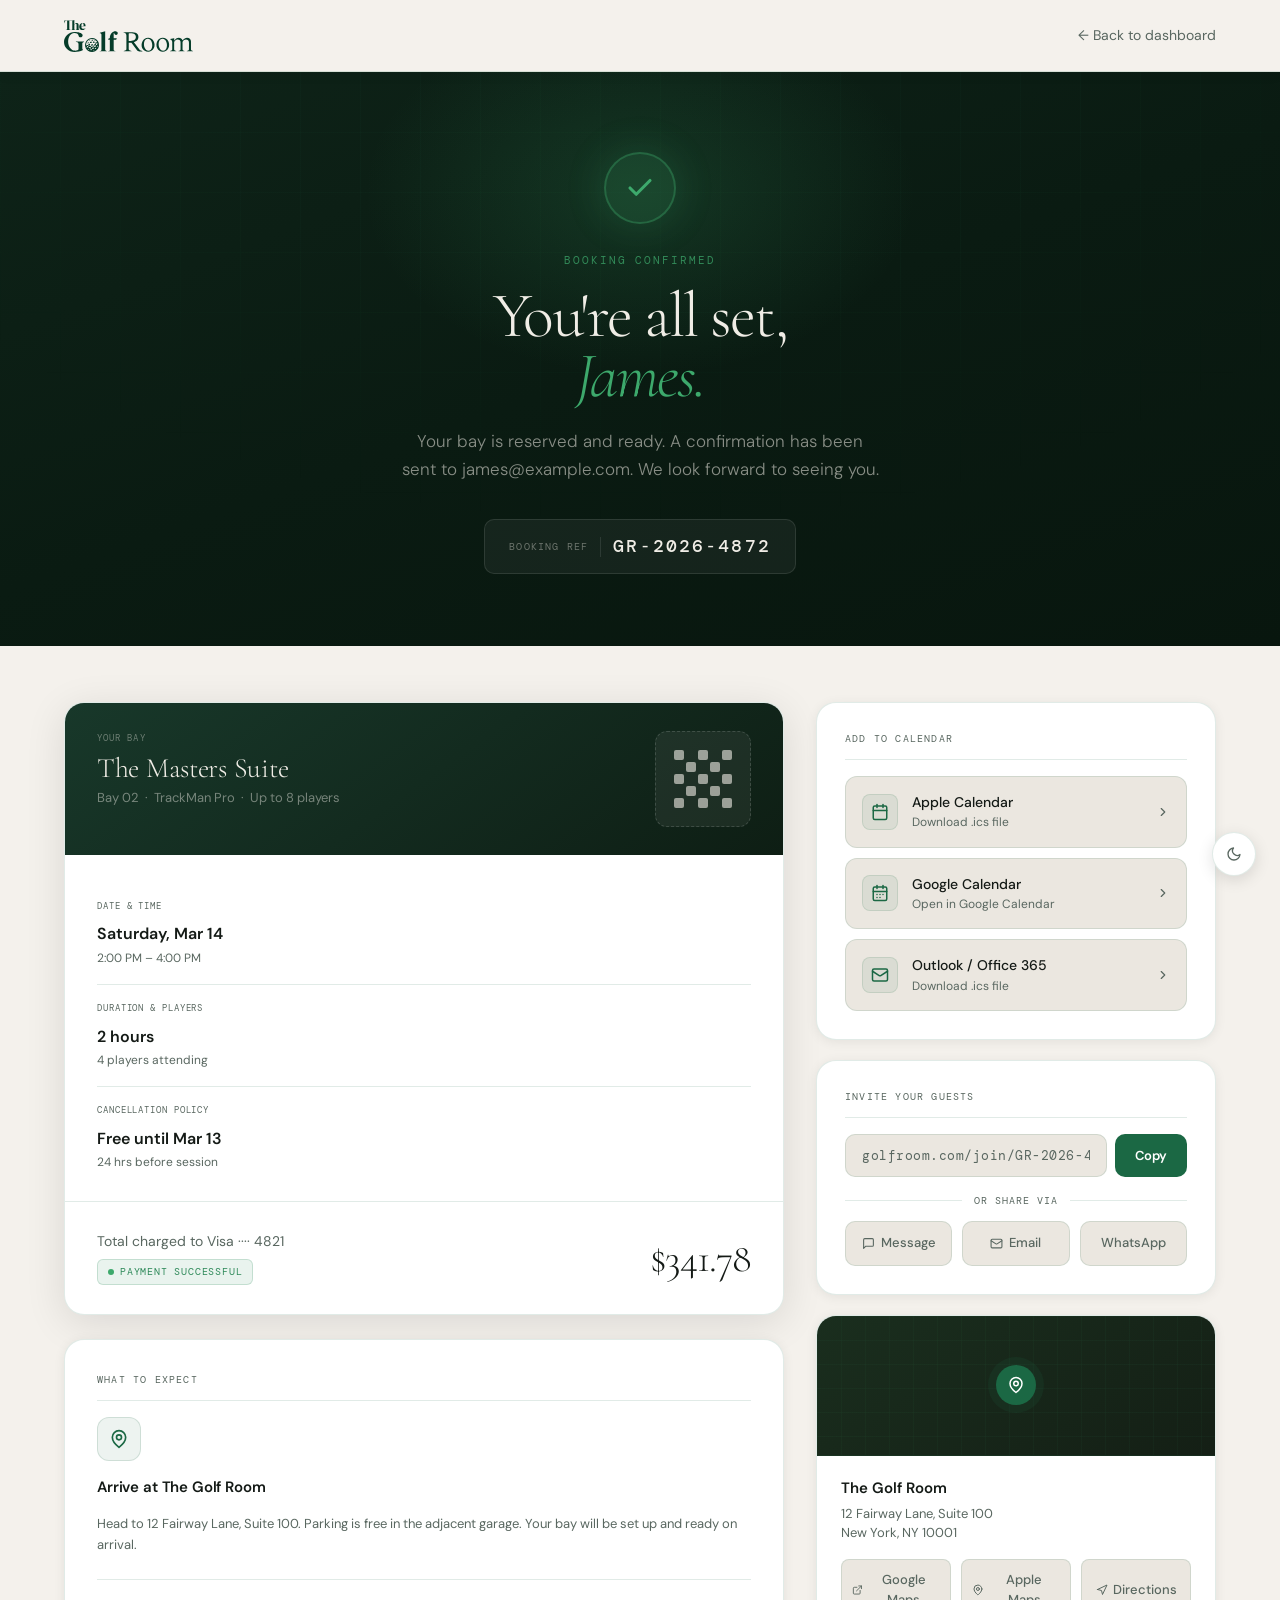
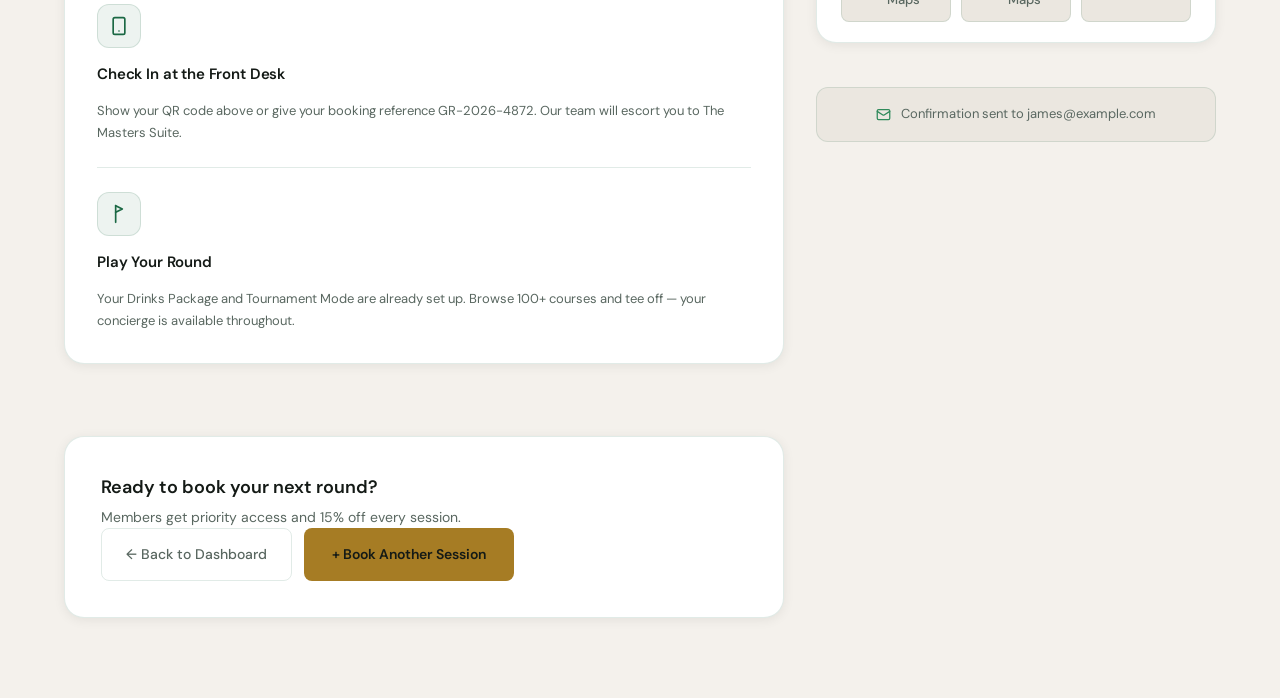
<file: pages/confirmation.html>
<!DOCTYPE html>
<html lang="en">
<head>
<meta charset="UTF-8">
<meta name="viewport" content="width=device-width, initial-scale=1.0">
<title>The Golf Room — Booking Confirmed</title>
<link rel="icon" href="../assets/logos/mogogram-logo-light.svg" type="image/svg+xml" media="(prefers-color-scheme: light)">
<link rel="icon" href="../assets/logos/mogogram-logo-dark.svg"  type="image/svg+xml" media="(prefers-color-scheme: dark)">
<link rel="preconnect" href="https://fonts.googleapis.com">
<link rel="preconnect" href="https://fonts.gstatic.com" crossorigin>
<link href="https://fonts.googleapis.com/css2?family=Cormorant+Garamond:ital,wght@0,300;0,400;0,500;0,600;1,300;1,400&family=DM+Sans:wght@300;400;500;600&family=DM+Mono:wght@400;500&display=swap" rel="stylesheet"><style>
  *, *::before, *::after { box-sizing: border-box; margin: 0; padding: 0; }

  :root {
    --color-bg-base:       #F4F1EC;
    --color-bg-surface:    #FFFFFF;
    --color-bg-elevated:   #EBE7E0;
    --color-bg-overlay:    rgba(244,241,236,0.94);
    --color-green-primary: #1B6844;
    --color-green-light:   #2F8A5A;
    --color-green-vivid:   #3DA96C;
    --color-gold:          #A67C24;
    --color-gold-light:    #C4982E;
    --color-text-primary:  #141A16;
    --color-text-secondary:#596760;
    --color-text-inverse:  #F4F1EC;
    --color-border:        rgba(27,104,68,0.13);
    --color-border-strong: rgba(166,124,36,0.3);
    --color-shadow:        0 2px 12px rgba(0,0,0,0.07);
    --color-shadow-lg:     0 8px 40px rgba(0,0,0,0.11);
    --font-display: 'Cormorant Garamond', Georgia, serif;
    --font-body:    'DM Sans', system-ui, sans-serif;
    --font-mono:    'DM Mono', monospace;
  }

  [data-theme="dark"] {
    --color-bg-base:       #0A0E0B;
    --color-bg-surface:    #111714;
    --color-bg-elevated:   #1A211E;
    --color-bg-overlay:    rgba(10,14,11,0.9);
    --color-green-primary: #1B6844;
    --color-green-light:   #3DA96C;
    --color-green-vivid:   #3DA96C;
    --color-gold:          #C9A84C;
    --color-gold-light:    #E2C17A;
    --color-text-primary:  #F0EDE6;
    --color-text-secondary:#9DA89E;
    --color-text-inverse:  #141A16;
    --color-border:        rgba(47,138,90,0.80);
    --color-border-strong: rgba(201,168,76,0.60);
    --color-shadow:        0 2px 12px rgba(0,0,0,0.35);
    --color-shadow-lg:     0 8px 40px rgba(0,0,0,0.55);
  }

  html { scroll-behavior: smooth; }
  body {
    background: var(--color-bg-base);
    color: var(--color-text-primary);
    font-family: var(--font-body);
    line-height: 1.6;
    overflow-x: hidden;
    transition: background 0.3s, color 0.3s;
  }

  /* ===== NAV ===== */
  nav {
    position: fixed; top: 0; left: 0; right: 0; z-index: 100;
    display: flex; align-items: center; justify-content: space-between;
    padding: 0 64px; height: 72px;
    background: var(--color-bg-overlay);
    backdrop-filter: blur(20px);
    border-bottom: 1px solid var(--color-border);
    box-shadow: var(--color-shadow);
  }
  .nav-logo { display: flex; align-items: center; }
  .nav-logo img { width: auto; }
  .logo-full { height: 32px; display: block; }
  .logo-badge { height: 36px; display: none; }
  .logo-dark { display: none; }
  [data-theme="dark"] .logo-full.logo-light { display: none; }
  [data-theme="dark"] .logo-full.logo-dark { display: block; }
  @media (max-width: 640px) {
    .logo-full { display: none !important; }
    .logo-badge.logo-light { display: block; }
  }
  @media (max-width: 640px) {
    [data-theme="dark"] .logo-badge.logo-light { display: none; }
    [data-theme="dark"] .logo-badge.logo-dark { display: block; }
  }
  .nav-right { display: flex; align-items: center; gap: 16px; }
  .nav-link-back {
    display: flex; align-items: center; gap: 8px;
    font-size: 14px; color: var(--color-text-secondary);
    text-decoration: none; transition: color 0.2s;
  }
  .nav-link-back:hover { color: var(--color-green-light); }
  .theme-toggle {
    position: fixed; bottom: 24px; right: 24px;
    width: 44px; height: 44px;
    background: var(--color-bg-surface);
    border: 1px solid var(--color-border); border-radius: 50%;
    display: flex; align-items: center; justify-content: center;
    cursor: pointer; color: var(--color-text-secondary);
    box-shadow: 0 4px 16px rgba(0,0,0,0.12);
    transition: all 0.2s; z-index: 50;
  }
  .theme-toggle:hover { border-color: var(--color-green-light); color: var(--color-green-light); box-shadow: 0 4px 24px rgba(0,0,0,0.18); }

  /* ===== HERO BANNER ===== */
  .confirm-hero {
    margin-top: 72px;
    background: linear-gradient(160deg, #0E2318 0%, #0A1B12 50%, #08160E 100%);
    padding: 80px 64px 72px;
    position: relative; overflow: hidden;
    text-align: center;
  }

  .confirm-hero::before {
    content: ''; position: absolute; top: -80px; left: 50%;
    transform: translateX(-50%);
    width: 600px; height: 400px;
    background: radial-gradient(ellipse, rgba(61,169,108,0.18) 0%, transparent 65%);
    pointer-events: none;
  }
  .confirm-hero::after {
    content: ''; position: absolute; inset: 0;
    background-image:
      linear-gradient(rgba(47,138,90,0.04) 1px, transparent 1px),
      linear-gradient(90deg, rgba(47,138,90,0.04) 1px, transparent 1px);
    background-size: 60px 60px;
    mask-image: radial-gradient(ellipse 80% 100% at 50% 0%, black 40%, transparent 80%);
    pointer-events: none;
  }

  .confirm-hero-inner { position: relative; z-index: 1; max-width: 720px; margin: 0 auto; }

  /* Check icon */
  .confirm-check {
    width: 72px; height: 72px; border-radius: 50%;
    background: rgba(61,169,108,0.15);
    border: 2px solid rgba(61,169,108,0.35);
    display: flex; align-items: center; justify-content: center;
    margin: 0 auto 28px;
    font-size: 30px;
    box-shadow: 0 0 40px rgba(61,169,108,0.2);
  }

  .confirm-eyebrow {
    font-family: var(--font-mono); font-size: 11px; letter-spacing: 0.18em;
    text-transform: uppercase; color: rgba(61,169,108,0.75); margin-bottom: 16px;
  }

  .confirm-title {
    font-family: var(--font-display); font-size: 64px; font-weight: 300;
    letter-spacing: -0.03em; line-height: 0.95;
    color: #F0EDE6; margin-bottom: 20px;
  }
  .confirm-title em { font-style: italic; color: #3DA96C; }

  .confirm-subtitle {
    font-size: 17px; font-weight: 300; line-height: 1.65;
    color: rgba(240,237,230,0.55); max-width: 480px; margin: 0 auto 36px;
  }

  .confirm-ref {
    display: inline-flex; align-items: center; gap: 12px;
    background: rgba(255,255,255,0.05);
    border: 1px solid rgba(255,255,255,0.1);
    border-radius: 10px; padding: 12px 24px;
  }
  .confirm-ref-label {
    font-family: var(--font-mono); font-size: 10px; letter-spacing: 0.12em;
    text-transform: uppercase; color: rgba(240,237,230,0.4);
  }
  .confirm-ref-code {
    font-family: var(--font-mono); font-size: 18px; font-weight: 500;
    letter-spacing: 0.12em; color: #F0EDE6;
  }
  .confirm-ref-sep { width: 1px; height: 20px; background: rgba(255,255,255,0.1); }

  /* ===== MAIN CONTENT ===== */
  .page-content {
    padding: 56px 64px 80px;
    max-width: 1440px;
    margin: 0 auto;
  }

  .content-grid {
    display: grid;
    grid-template-columns: 1fr 400px;
    gap: 32px;
    align-items: start;
  }

  .left-col { display: flex; flex-direction: column; gap: 24px; }
  .right-col { display: flex; flex-direction: column; gap: 20px; }

  /* Section label */
  .section-label {
    font-family: var(--font-mono); font-size: 10px; letter-spacing: 0.12em;
    text-transform: uppercase; color: var(--color-text-secondary);
    margin-bottom: 16px; padding-bottom: 12px;
    border-bottom: 1px solid var(--color-border);
  }

  /* ===== BOOKING CARD ===== */
  .booking-card {
    background: var(--color-bg-surface);
    border: 1px solid var(--color-border);
    border-radius: 20px; overflow: hidden;
    box-shadow: var(--color-shadow-lg);
  }

  .booking-card-header {
    background: linear-gradient(145deg, #18382A 0%, #0E1E14 100%);
    padding: 28px 32px;
    display: flex; justify-content: space-between; align-items: flex-start;
  }

  .booking-card-header-left {}
  .booking-card-bay-label {
    font-family: var(--font-mono); font-size: 9px; letter-spacing: 0.12em;
    text-transform: uppercase; color: rgba(240,237,230,0.4); margin-bottom: 8px;
  }
  .booking-card-bay-name {
    font-family: var(--font-display); font-size: 28px; font-weight: 300;
    letter-spacing: -0.01em; color: #F0EDE6; line-height: 1.1; margin-bottom: 4px;
  }
  .booking-card-bay-sub {
    font-size: 13px; color: rgba(240,237,230,0.45);
  }

  /* QR Code placeholder */
  .qr-placeholder {
    width: 96px; height: 96px; border-radius: 12px;
    background: rgba(255,255,255,0.06);
    border: 1px dashed rgba(255,255,255,0.15);
    display: flex; flex-direction: column; align-items: center; justify-content: center;
    gap: 6px; flex-shrink: 0;
  }
  .qr-grid {
    display: grid; grid-template-columns: repeat(5,1fr); gap: 2px; padding: 8px;
  }
  .qr-cell {
    width: 10px; height: 10px; border-radius: 2px;
    background: rgba(240,237,230,0.6);
  }
  .qr-cell.empty { background: transparent; }
  .qr-label {
    font-family: var(--font-mono); font-size: 8px; letter-spacing: 0.08em;
    text-transform: uppercase; color: rgba(240,237,230,0.3);
  }

  /* Details grid */
  .booking-details {
    padding: 28px 32px;
    display: flex; flex-direction: column;
    gap: 0;
    border-bottom: 1px solid var(--color-border);
  }

  .detail-cell {
    padding: 16px 0;
    border-bottom: 1px solid var(--color-border);
  }
  .detail-cell:last-child { border-bottom: none; padding-bottom: 0; }

  .detail-cell-label {
    font-family: var(--font-mono); font-size: 9px; letter-spacing: 0.1em;
    text-transform: uppercase; color: var(--color-text-secondary); margin-bottom: 8px;
  }
  .detail-cell-value { font-size: 16px; font-weight: 600; color: var(--color-text-primary); margin-bottom: 2px; }
  .detail-cell-sub   { font-size: 12px; color: var(--color-text-secondary); }

  /* Total row */
  .total-row {
    padding: 24px 32px;
    display: flex; justify-content: space-between; align-items: center;
  }
  .total-row-left {}
  .total-row-label { font-size: 14px; color: var(--color-text-secondary); margin-bottom: 4px; }
  .total-row-paid {
    display: inline-flex; align-items: center; gap: 6px;
    background: rgba(47,138,90,0.1); border: 1px solid rgba(47,138,90,0.2);
    border-radius: 6px; padding: 4px 10px;
    font-family: var(--font-mono); font-size: 10px; letter-spacing: 0.08em;
    text-transform: uppercase; color: var(--color-green-light);
  }
  .paid-dot { width: 6px; height: 6px; border-radius: 50%; background: var(--color-green-vivid); }
  .total-amount {
    font-family: var(--font-display); font-size: 40px; font-weight: 300;
    letter-spacing: -0.02em; color: var(--color-text-primary);
  }

  /* ===== WHAT'S NEXT ===== */
  .whats-next {
    background: var(--color-bg-surface);
    border: 1px solid var(--color-border);
    border-radius: 20px; padding: 32px;
    box-shadow: var(--color-shadow);
  }

  .steps-row { display: flex; flex-direction: column; gap: 24px; margin-top: 8px; }

  .next-step { display: flex; flex-direction: column; gap: 14px; }

  .next-step-num {
    width: 40px; height: 40px; border-radius: 50%;
    background: rgba(27,104,68,0.1);
    border: 1px solid rgba(27,104,68,0.2);
    display: flex; align-items: center; justify-content: center;
    font-family: var(--font-display); font-size: 20px; font-weight: 300;
    color: var(--color-green-primary);
  }

  .next-step-icon {
    width: 44px; height: 44px; border-radius: 12px;
    background: rgba(27,104,68,0.08); border: 1px solid rgba(27,104,68,0.15);
    display: flex; align-items: center; justify-content: center;
    color: var(--color-green-primary); flex-shrink: 0;
  }

  .next-step-title {
    font-size: 15px; font-weight: 600; color: var(--color-text-primary); letter-spacing: -0.01em;
  }
  .next-step-desc { font-size: 13px; line-height: 1.65; color: var(--color-text-secondary); }

  /* Divider between steps */
  .steps-row .next-step:not(:last-child) { border-bottom: 1px solid var(--color-border); padding-bottom: 24px; }

  /* ===== CALENDAR ===== */
  .calendar-card {
    background: var(--color-bg-surface);
    border: 1px solid var(--color-border);
    border-radius: 20px; padding: 28px;
    box-shadow: var(--color-shadow);
  }

  .calendar-options { display: flex; flex-direction: column; gap: 10px; margin-top: 4px; }

  .cal-option {
    display: flex; align-items: center; gap: 14px;
    padding: 14px 16px; border-radius: 12px;
    background: var(--color-bg-elevated);
    border: 1px solid var(--color-border);
    text-decoration: none; cursor: pointer;
    transition: all 0.15s;
  }
  .cal-option:hover { border-color: var(--color-green-light); background: rgba(27,104,68,0.04); }

  .cal-option-icon {
    width: 36px; height: 36px; border-radius: 8px;
    background: rgba(27,104,68,0.08); border: 1px solid rgba(27,104,68,0.12);
    display: flex; align-items: center; justify-content: center;
    color: var(--color-green-primary); flex-shrink: 0;
  }
  .cal-option-text { flex: 1; }
  .cal-option-name { font-size: 14px; font-weight: 500; color: var(--color-text-primary); }
  .cal-option-sub  { font-size: 12px; color: var(--color-text-secondary); }
  .cal-option-arrow { display: flex; align-items: center; color: var(--color-text-secondary); }

  /* ===== SHARE CARD ===== */
  .share-card {
    background: var(--color-bg-surface);
    border: 1px solid var(--color-border);
    border-radius: 20px; padding: 28px;
    box-shadow: var(--color-shadow);
  }

  .share-input-row {
    display: flex; gap: 8px; margin-top: 4px; margin-bottom: 16px;
  }
  .share-input {
    flex: 1; background: var(--color-bg-elevated);
    border: 1px solid var(--color-border); border-radius: 10px;
    padding: 12px 16px; font-family: var(--font-mono); font-size: 13px;
    color: var(--color-text-secondary); letter-spacing: 0.04em;
    outline: none;
  }
  .share-input:focus-visible { outline: 2px solid var(--color-green-vivid); outline-offset: 2px; }
  .share-copy-btn {
    background: var(--color-green-primary); color: #FFF;
    border: none; border-radius: 10px; padding: 12px 20px;
    font-size: 13px; font-weight: 600; cursor: pointer;
    transition: background 0.2s; font-family: var(--font-body);
  }
  .share-copy-btn:hover { background: var(--color-green-light); }

  .share-or {
    text-align: center; font-family: var(--font-mono); font-size: 10px;
    letter-spacing: 0.1em; text-transform: uppercase;
    color: var(--color-text-secondary); margin-bottom: 12px;
    display: flex; align-items: center; gap: 12px;
  }
  .share-or::before, .share-or::after {
    content: ''; flex: 1; height: 1px; background: var(--color-border);
  }

  .share-socials { display: flex; gap: 10px; }
  .share-social-btn {
    flex: 1; padding: 11px; border-radius: 10px;
    background: var(--color-bg-elevated); border: 1px solid var(--color-border);
    font-size: 13px; font-weight: 500; color: var(--color-text-secondary);
    text-align: center; cursor: pointer; text-decoration: none;
    transition: all 0.15s;
  }
  .share-social-btn:hover { border-color: var(--color-green-light); color: var(--color-green-light); }

  /* ===== LOCATION CARD ===== */
  .location-card {
    background: var(--color-bg-surface);
    border: 1px solid var(--color-border);
    border-radius: 20px; overflow: hidden;
    box-shadow: var(--color-shadow);
  }

  .location-map {
    width: 100%; height: 140px;
    background: linear-gradient(145deg, #1A2E1E 0%, #141F15 100%);
    display: flex; align-items: center; justify-content: center;
    border-bottom: 1px solid var(--color-border);
    position: relative; overflow: hidden;
  }
  .location-map::before {
    content: ''; position: absolute; inset: 0;
    background-image:
      linear-gradient(rgba(47,138,90,0.06) 1px, transparent 1px),
      linear-gradient(90deg, rgba(47,138,90,0.06) 1px, transparent 1px);
    background-size: 24px 24px;
  }
  .location-pin {
    position: relative; z-index: 1;
    width: 40px; height: 40px; border-radius: 50%;
    background: var(--color-green-primary);
    display: flex; align-items: center; justify-content: center;
    color: #fff;
    box-shadow: 0 0 0 8px rgba(27,104,68,0.15);
  }

  .location-body { padding: 20px 24px; }
  .location-name { font-size: 15px; font-weight: 600; color: var(--color-text-primary); margin-bottom: 4px; }
  .location-address { font-size: 13px; color: var(--color-text-secondary); margin-bottom: 16px; line-height: 1.5; }
  .location-actions { display: flex; gap: 10px; }
  .location-btn {
    flex: 1; padding: 10px; border-radius: 8px; text-align: center;
    font-size: 13px; font-weight: 500; text-decoration: none; cursor: pointer;
    border: 1px solid var(--color-border); color: var(--color-text-secondary);
    background: var(--color-bg-elevated); transition: all 0.15s;
  }
  .location-btn:hover { border-color: var(--color-green-light); color: var(--color-green-light); }

  /* ===== BOTTOM ACTIONS ===== */
  .bottom-actions {
    margin-top: 48px; padding: 36px;
    background: var(--color-bg-surface);
    border: 1px solid var(--color-border);
    border-radius: 20px;
    display: flex; flex-direction: column; align-items: flex-start; justify-content: space-between; gap: var(--space-6);
    box-shadow: var(--color-shadow);
  }

  .bottom-actions-left {}
  .bottom-actions-title { font-size: 18px; font-weight: 600; color: var(--color-text-primary); margin-bottom: 4px; }
  .bottom-actions-sub   { font-size: 14px; color: var(--color-text-secondary); }

  .bottom-actions-right { display: flex; gap: 12px; }

  .btn-primary {
    background: var(--color-gold); color: #141A16; font-weight: 600;
    padding: 14px 28px; border-radius: 8px; font-size: 14px;
    border: none; cursor: pointer; text-decoration: none;
    display: inline-flex; align-items: center; gap: 8px;
    font-family: var(--font-body); transition: background 0.2s;
  }
  .btn-primary:hover { background: var(--color-gold-light); }

  .btn-ghost {
    background: transparent; color: var(--color-text-secondary);
    padding: 14px 24px; border-radius: 8px; font-size: 14px;
    border: 1px solid var(--color-border); cursor: pointer; text-decoration: none;
    display: inline-flex; align-items: center; gap: 8px;
    font-family: var(--font-body); font-weight: 500; transition: all 0.2s;
  }
  .btn-ghost:hover { border-color: var(--color-green-light); color: var(--color-green-light); }

  .btn-outline {
    background: transparent; color: var(--color-text-secondary);
    padding: 12px 20px; border-radius: 8px; font-size: 14px;
    border: 1px solid var(--color-border); cursor: pointer; text-decoration: none;
    display: inline-flex; align-items: center; gap: 8px;
    font-family: var(--font-body); font-weight: 500; transition: all 0.2s;
  }
  .btn-outline:hover { border-color: var(--color-green-light); color: var(--color-green-light); }

  /* ===== EMAIL NOTICE ===== */
  .email-notice {
    display: flex; align-items: center; justify-content: center; gap: 10px;
    padding: 16px; margin-top: 24px;
    font-size: 13px; color: var(--color-text-secondary);
    background: var(--color-bg-elevated);
    border: 1px solid var(--color-border);
    border-radius: 12px;
  }
  .email-notice-icon { display: flex; align-items: center; color: var(--color-green-light); }

  /* ===== FOCUS VISIBLE ===== */
  *:focus-visible { outline: 2px solid var(--color-green-vivid); outline-offset: 2px; }

  /* ===== SKIP LINK ===== */
  .skip-link { position: absolute; left: -9999px; top: var(--space-4); z-index: 9999; }
  .skip-link:focus-visible { left: var(--space-4); background: var(--color-green-primary); color: var(--color-text-inverse); padding: var(--space-2) var(--space-4); border-radius: var(--radius-sm); text-decoration: none; font-size: 14px; font-weight: 600; }

  /* ===== RESPONSIVE ===== */
  @media (max-width: 1024px) {
    nav { padding: 0 32px; }
    .confirm-hero { padding: 60px 32px 52px; }
    .confirm-body { padding: 40px 32px; }
    .confirm-layout { grid-template-columns: 1fr; }
    .content-grid { grid-template-columns: 1fr; }
    .page-content { padding: 40px 32px 64px; }
    .confirm-title { font-size: 48px; }
  }
  @media (max-width: 640px) {
    nav { padding: 0 20px; }
    .nav-links { display: none; }
    .confirm-hero { padding: 48px 20px 40px; }
    .confirm-body { padding: 28px 20px; }
    .page-content { padding: 28px 20px 48px; }
    .confirm-title { font-size: 36px; }
    .detail-grid { grid-template-columns: 1fr; }
  }
  @media (prefers-reduced-motion: reduce) {
    *, *::before, *::after { transition: none !important; animation: none !important; }
  }
</style>
</head>
<body>

<a class="skip-link" href="#main-content">Skip to main content</a>

<!-- NAV -->
<nav aria-label="Main navigation">
  <div class="nav-logo">
    <img class="logo-full logo-light" src="../assets/logos/the-golf-room-logo-light.svg" alt="The Golf Room" />
    <img class="logo-full logo-dark"  src="../assets/logos/the-golf-room-logo-dark.svg"  alt="The Golf Room" />
    <img class="logo-badge logo-light" src="../assets/logos/badge-logo-light.svg" alt="The Golf Room" />
    <img class="logo-badge logo-dark"  src="../assets/logos/badge-logo-dark.svg"  alt="The Golf Room" />
  </div>
  <div class="nav-right">
    <a class="nav-link-back" href="dashboard.html">&#8592; Back to dashboard</a>
  </div>
</nav>

<main id="main-content">

<!-- ===== HERO ===== -->
<div class="confirm-hero">
  <div class="confirm-hero-inner">
    <div class="confirm-check"><svg width="30" height="30" viewBox="0 0 24 24" fill="none" stroke="#3DA96C" stroke-width="2.5" stroke-linecap="round" stroke-linejoin="round"><polyline points="20 6 9 17 4 12"/></svg></div>
    <div class="confirm-eyebrow">Booking Confirmed</div>
    <h1 class="confirm-title">You're all set,<br><em>James.</em></h1>
    <p class="confirm-subtitle">Your bay is reserved and ready. A confirmation has been sent to james@example.com. We look forward to seeing you.</p>
    <div class="confirm-ref">
      <span class="confirm-ref-label">Booking Ref</span>
      <span class="confirm-ref-sep"></span>
      <span class="confirm-ref-code">GR&#8209;2026&#8209;4872</span>
    </div>
  </div>
</div>

<!-- ===== MAIN CONTENT ===== -->
<div class="page-content">
  <div class="content-grid">

    <!-- LEFT -->
    <div class="left-col">

      <!-- BOOKING CARD -->
      <div class="booking-card">
        <!-- Card header with bay name + QR -->
        <div class="booking-card-header">
          <div class="booking-card-header-left">
            <div class="booking-card-bay-label">Your Bay</div>
            <div class="booking-card-bay-name">The Masters Suite</div>
            <div class="booking-card-bay-sub">Bay 02 &nbsp;&middot;&nbsp; TrackMan Pro &nbsp;&middot;&nbsp; Up to 8 players</div>
          </div>
          <div class="qr-placeholder">
            <div class="qr-grid">
              <div class="qr-cell"></div><div class="qr-cell empty"></div><div class="qr-cell"></div><div class="qr-cell empty"></div><div class="qr-cell"></div>
              <div class="qr-cell empty"></div><div class="qr-cell"></div><div class="qr-cell empty"></div><div class="qr-cell"></div><div class="qr-cell empty"></div>
              <div class="qr-cell"></div><div class="qr-cell empty"></div><div class="qr-cell"></div><div class="qr-cell empty"></div><div class="qr-cell"></div>
              <div class="qr-cell empty"></div><div class="qr-cell"></div><div class="qr-cell empty"></div><div class="qr-cell"></div><div class="qr-cell empty"></div>
              <div class="qr-cell"></div><div class="qr-cell empty"></div><div class="qr-cell"></div><div class="qr-cell empty"></div><div class="qr-cell"></div>
            </div>
          </div>
        </div>

        <!-- Session details -->
        <div class="booking-details">
          <div class="detail-cell">
            <div class="detail-cell-label">Date & Time</div>
            <div class="detail-cell-value">Saturday, Mar 14</div>
            <div class="detail-cell-sub">2:00 PM – 4:00 PM</div>
          </div>
          <div class="detail-cell">
            <div class="detail-cell-label">Duration & Players</div>
            <div class="detail-cell-value">2 hours</div>
            <div class="detail-cell-sub">4 players attending</div>
          </div>
          <div class="detail-cell">
            <div class="detail-cell-label">Cancellation Policy</div>
            <div class="detail-cell-value">Free until Mar 13</div>
            <div class="detail-cell-sub">24 hrs before session</div>
          </div>
        </div>

        <!-- Total -->
        <div class="total-row">
          <div class="total-row-left">
            <div class="total-row-label">Total charged to Visa ···· 4821</div>
            <div class="total-row-paid"><span class="paid-dot"></span>Payment successful</div>
          </div>
          <div class="total-amount">$341.78</div>
        </div>
      </div>

      <!-- WHAT'S NEXT -->
      <div class="whats-next">
        <div class="section-label">What to Expect</div>
        <div class="steps-row">
          <div class="next-step">
            <div class="next-step-icon"><svg width="20" height="20" viewBox="0 0 24 24" fill="none" stroke="currentColor" stroke-width="2" stroke-linecap="round" stroke-linejoin="round"><path d="M20 10c0 6-8 12-8 12s-8-6-8-12a8 8 0 0 1 16 0Z"/><circle cx="12" cy="10" r="3"/></svg></div>
            <div class="next-step-title">Arrive at The Golf Room</div>
            <div class="next-step-desc">Head to 12 Fairway Lane, Suite 100. Parking is free in the adjacent garage. Your bay will be set up and ready on arrival.</div>
          </div>
          <div class="next-step">
            <div class="next-step-icon"><svg width="20" height="20" viewBox="0 0 24 24" fill="none" stroke="currentColor" stroke-width="2" stroke-linecap="round" stroke-linejoin="round"><rect width="14" height="20" x="5" y="2" rx="2" ry="2"/><path d="M12 18h.01"/></svg></div>
            <div class="next-step-title">Check In at the Front Desk</div>
            <div class="next-step-desc">Show your QR code above or give your booking reference GR-2026-4872. Our team will escort you to The Masters Suite.</div>
          </div>
          <div class="next-step">
            <div class="next-step-icon"><svg width="20" height="20" viewBox="0 0 24 24" fill="none" stroke="currentColor" stroke-width="2" stroke-linecap="round" stroke-linejoin="round"><path d="M8 22V2"/><path d="m8 2 8 4-8 4"/></svg></div>
            <div class="next-step-title">Play Your Round</div>
            <div class="next-step-desc">Your Drinks Package and Tournament Mode are already set up. Browse 100+ courses and tee off — your concierge is available throughout.</div>
          </div>
        </div>
      </div>

      <!-- BOTTOM ACTIONS -->
      <div class="bottom-actions">
        <div class="bottom-actions-left">
          <div class="bottom-actions-title">Ready to book your next round?</div>
          <div class="bottom-actions-sub">Members get priority access and 15% off every session.</div>
        </div>
        <div class="bottom-actions-right">
          <a class="btn-ghost" href="dashboard.html">&#8592; Back to Dashboard</a>
          <a class="btn-primary" href="booking-datetime.html">+ Book Another Session</a>
        </div>
      </div>

    </div>

    <!-- RIGHT -->
    <div class="right-col">

      <!-- ADD TO CALENDAR -->
      <div class="calendar-card">
        <div class="section-label">Add to Calendar</div>
        <div class="calendar-options">
          <a class="cal-option" href="#">
            <span class="cal-option-icon"><svg width="18" height="18" viewBox="0 0 24 24" fill="none" stroke="currentColor" stroke-width="2" stroke-linecap="round" stroke-linejoin="round"><rect width="18" height="18" x="3" y="4" rx="2" ry="2"/><line x1="16" y1="2" x2="16" y2="6"/><line x1="8" y1="2" x2="8" y2="6"/><line x1="3" y1="10" x2="21" y2="10"/></svg></span>
            <div class="cal-option-text">
              <div class="cal-option-name">Apple Calendar</div>
              <div class="cal-option-sub">Download .ics file</div>
            </div>
            <span class="cal-option-arrow"><svg width="14" height="14" viewBox="0 0 24 24" fill="none" stroke="currentColor" stroke-width="2" stroke-linecap="round" stroke-linejoin="round"><polyline points="9 18 15 12 9 6"/></svg></span>
          </a>
          <a class="cal-option" href="#">
            <span class="cal-option-icon"><svg width="18" height="18" viewBox="0 0 24 24" fill="none" stroke="currentColor" stroke-width="2" stroke-linecap="round" stroke-linejoin="round"><rect width="18" height="18" x="3" y="4" rx="2" ry="2"/><line x1="16" y1="2" x2="16" y2="6"/><line x1="8" y1="2" x2="8" y2="6"/><line x1="3" y1="10" x2="21" y2="10"/><path d="M8 14h.01"/><path d="M12 14h.01"/><path d="M16 14h.01"/><path d="M8 18h.01"/><path d="M12 18h.01"/></svg></span>
            <div class="cal-option-text">
              <div class="cal-option-name">Google Calendar</div>
              <div class="cal-option-sub">Open in Google Calendar</div>
            </div>
            <span class="cal-option-arrow"><svg width="14" height="14" viewBox="0 0 24 24" fill="none" stroke="currentColor" stroke-width="2" stroke-linecap="round" stroke-linejoin="round"><polyline points="9 18 15 12 9 6"/></svg></span>
          </a>
          <a class="cal-option" href="#">
            <span class="cal-option-icon"><svg width="18" height="18" viewBox="0 0 24 24" fill="none" stroke="currentColor" stroke-width="2" stroke-linecap="round" stroke-linejoin="round"><rect width="20" height="16" x="2" y="4" rx="2"/><path d="m22 7-8.97 5.7a1.94 1.94 0 0 1-2.06 0L2 7"/></svg></span>
            <div class="cal-option-text">
              <div class="cal-option-name">Outlook / Office 365</div>
              <div class="cal-option-sub">Download .ics file</div>
            </div>
            <span class="cal-option-arrow"><svg width="14" height="14" viewBox="0 0 24 24" fill="none" stroke="currentColor" stroke-width="2" stroke-linecap="round" stroke-linejoin="round"><polyline points="9 18 15 12 9 6"/></svg></span>
          </a>
        </div>
      </div>

      <!-- INVITE GUESTS -->
      <div class="share-card">
        <div class="section-label">Invite Your Guests</div>
        <div class="share-input-row">
          <input class="share-input" type="text" value="golfroom.com/join/GR-2026-4872" readonly aria-label="Guest invite link">
          <button class="share-copy-btn">Copy</button>
        </div>
        <div class="share-or">or share via</div>
        <div class="share-socials">
          <a class="share-social-btn" href="#" style="display:inline-flex;align-items:center;justify-content:center;gap:6px;"><svg width="13" height="13" viewBox="0 0 24 24" fill="none" stroke="currentColor" stroke-width="2" stroke-linecap="round" stroke-linejoin="round"><path d="M21 15a2 2 0 0 1-2 2H7l-4 4V5a2 2 0 0 1 2-2h14a2 2 0 0 1 2 2z"/></svg> Message</a>
          <a class="share-social-btn" href="#" style="display:inline-flex;align-items:center;justify-content:center;gap:6px;"><svg width="13" height="13" viewBox="0 0 24 24" fill="none" stroke="currentColor" stroke-width="2" stroke-linecap="round" stroke-linejoin="round"><rect width="20" height="16" x="2" y="4" rx="2"/><path d="m22 7-8.97 5.7a1.94 1.94 0 0 1-2.06 0L2 7"/></svg> Email</a>
          <a class="share-social-btn" href="#">WhatsApp</a>
        </div>
      </div>

      <!-- LOCATION -->
      <div class="location-card">
        <div class="location-map">
          <div class="location-pin"><svg width="18" height="18" viewBox="0 0 24 24" fill="none" stroke="#fff" stroke-width="2" stroke-linecap="round" stroke-linejoin="round"><path d="M20 10c0 6-8 12-8 12s-8-6-8-12a8 8 0 0 1 16 0Z"/><circle cx="12" cy="10" r="3"/></svg></div>
        </div>
        <div class="location-body">
          <div class="location-name">The Golf Room</div>
          <div class="location-address">12 Fairway Lane, Suite 100<br>New York, NY 10001</div>
          <div class="location-actions">
            <a class="location-btn" href="#" style="display:inline-flex;align-items:center;justify-content:center;gap:5px;"><svg width="12" height="12" viewBox="0 0 24 24" fill="none" stroke="currentColor" stroke-width="2" stroke-linecap="round" stroke-linejoin="round"><path d="M18 13v6a2 2 0 0 1-2 2H5a2 2 0 0 1-2-2V8a2 2 0 0 1 2-2h6"/><polyline points="15 3 21 3 21 9"/><line x1="10" y1="14" x2="21" y2="3"/></svg> Google Maps</a>
            <a class="location-btn" href="#" style="display:inline-flex;align-items:center;justify-content:center;gap:5px;"><svg width="12" height="12" viewBox="0 0 24 24" fill="none" stroke="currentColor" stroke-width="2" stroke-linecap="round" stroke-linejoin="round"><path d="M20 10c0 6-8 12-8 12s-8-6-8-12a8 8 0 0 1 16 0Z"/><circle cx="12" cy="10" r="3"/></svg> Apple Maps</a>
            <a class="location-btn" href="#" style="display:inline-flex;align-items:center;justify-content:center;gap:5px;"><svg width="12" height="12" viewBox="0 0 24 24" fill="none" stroke="currentColor" stroke-width="2" stroke-linecap="round" stroke-linejoin="round"><polygon points="3 11 22 2 13 21 11 13 3 11"/></svg> Directions</a>
          </div>
        </div>
      </div>

      <!-- EMAIL NOTICE -->
      <div class="email-notice">
        <span class="email-notice-icon"><svg width="15" height="15" viewBox="0 0 24 24" fill="none" stroke="currentColor" stroke-width="2" stroke-linecap="round" stroke-linejoin="round"><rect width="20" height="16" x="2" y="4" rx="2"/><path d="m22 7-8.97 5.7a1.94 1.94 0 0 1-2.06 0L2 7"/></svg></span>
        Confirmation sent to james@example.com
      </div>

    </div>
  </div>
</div>

</main>

<div role="alert" aria-live="polite" aria-atomic="true" id="live-region" style="position:absolute;width:1px;height:1px;padding:0;margin:-1px;overflow:hidden;clip:rect(0,0,0,0);white-space:nowrap;border:0;"></div>

<script>
  const root = document.documentElement;
  if (localStorage.getItem('golf-room-theme') === 'dark') root.setAttribute('data-theme', 'dark');
  document.addEventListener('DOMContentLoaded', () => {
  const toggle = document.getElementById('theme-toggle');
  const moonSVG = '<svg width="16" height="16" viewBox="0 0 24 24" fill="none" stroke="currentColor" stroke-width="2" stroke-linecap="round" stroke-linejoin="round"><path d="M21 12.79A9 9 0 1 1 11.21 3 7 7 0 0 0 21 12.79z"/></svg>';
  const sunSVG  = '<svg width="16" height="16" viewBox="0 0 24 24" fill="none" stroke="currentColor" stroke-width="2" stroke-linecap="round" stroke-linejoin="round"><circle cx="12" cy="12" r="5"/><line x1="12" y1="1" x2="12" y2="3"/><line x1="12" y1="21" x2="12" y2="23"/><line x1="4.22" y1="4.22" x2="5.64" y2="5.64"/><line x1="18.36" y1="18.36" x2="19.78" y2="19.78"/><line x1="1" y1="12" x2="3" y2="12"/><line x1="21" y1="12" x2="23" y2="12"/><line x1="4.22" y1="19.78" x2="5.64" y2="18.36"/><line x1="18.36" y1="5.64" x2="19.78" y2="4.22"/></svg>';
  if (localStorage.getItem('golf-room-theme') === 'dark') {
    root.setAttribute('data-theme', 'dark');
    toggle.innerHTML = sunSVG;
  }
  toggle.addEventListener('click', () => {
    const isDark = root.getAttribute('data-theme') === 'dark';
    if (isDark) {
      root.removeAttribute('data-theme');
      toggle.innerHTML = moonSVG;
      localStorage.setItem('golf-room-theme', 'light');
    } else {
      root.setAttribute('data-theme', 'dark');
      toggle.innerHTML = sunSVG;
      localStorage.setItem('golf-room-theme', 'dark');
    }
  });
});
</script>

<button class="theme-toggle" id="theme-toggle" aria-label="Toggle dark mode" title="Toggle dark mode">
  <svg width="16" height="16" viewBox="0 0 24 24" fill="none" stroke="currentColor" stroke-width="2" stroke-linecap="round" stroke-linejoin="round"><path d="M21 12.79A9 9 0 1 1 11.21 3 7 7 0 0 0 21 12.79z"/></svg>
</button>

</body>
</html>
</file>
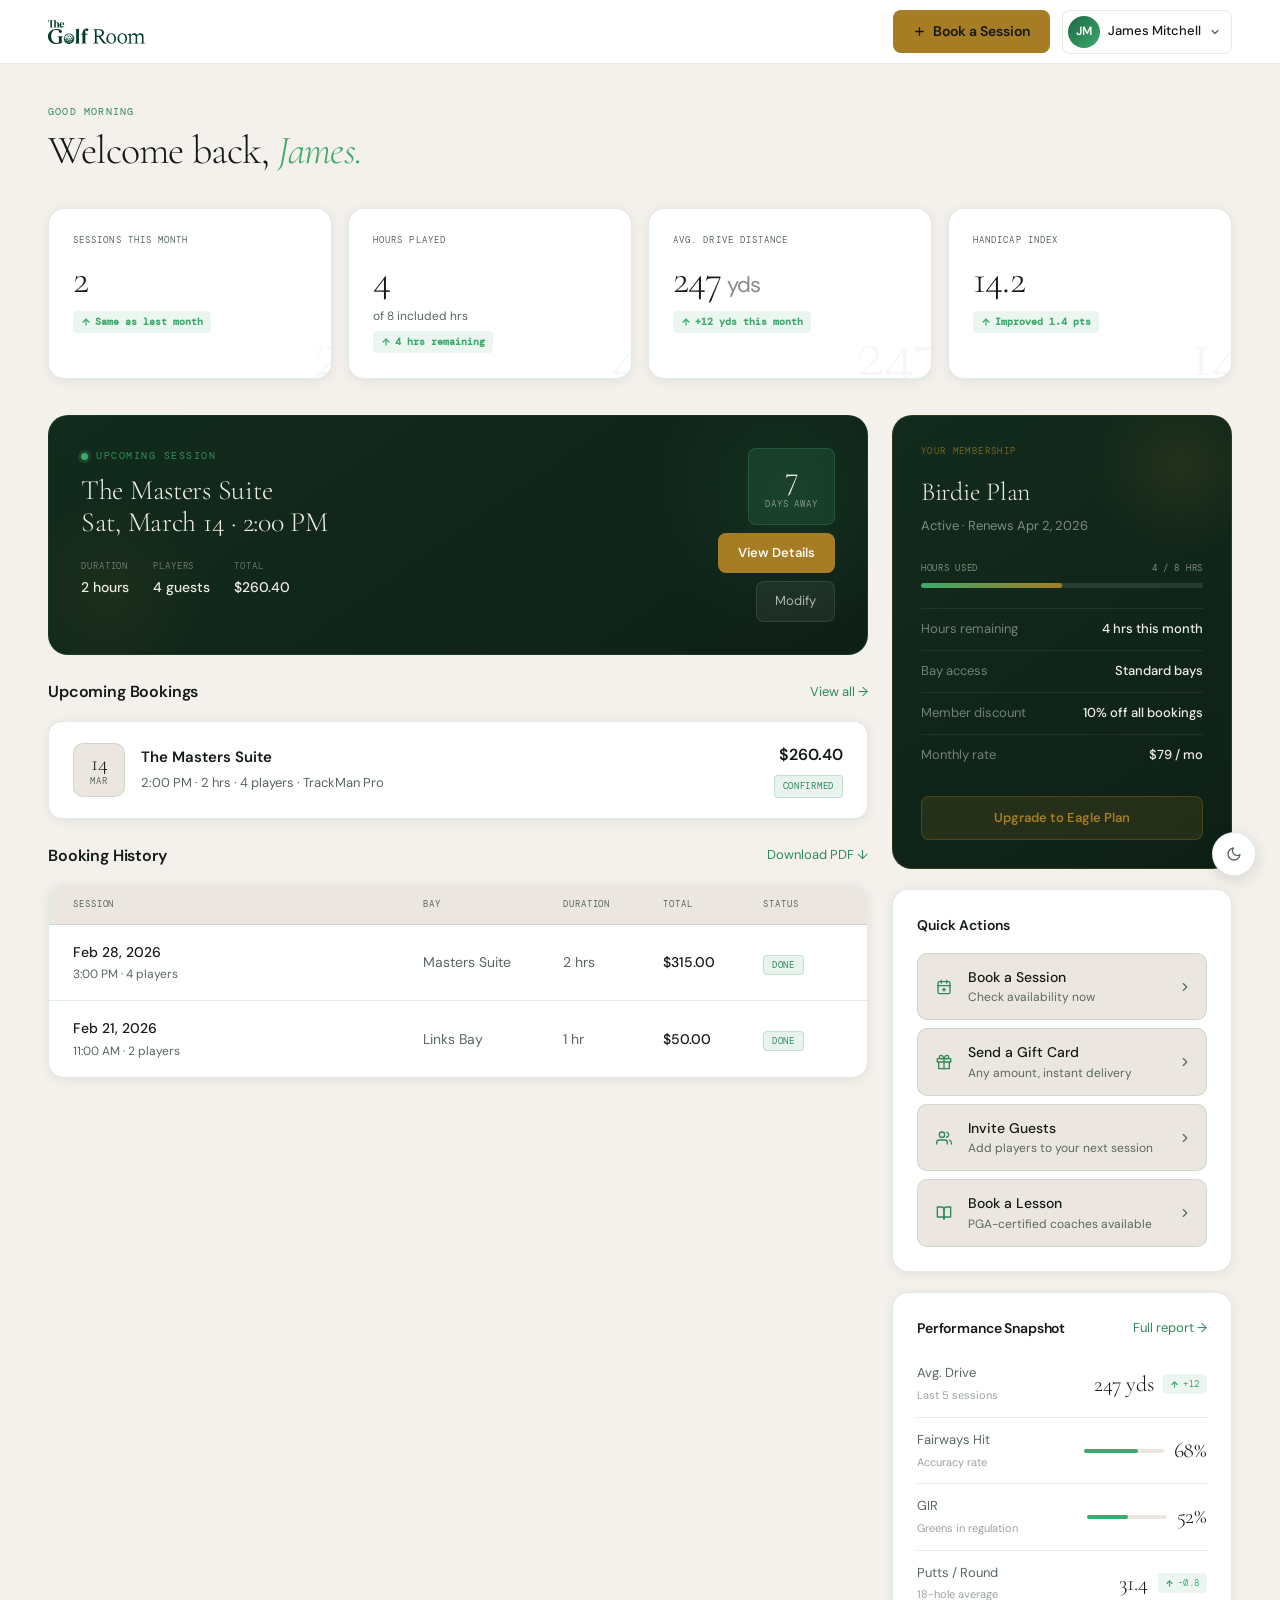
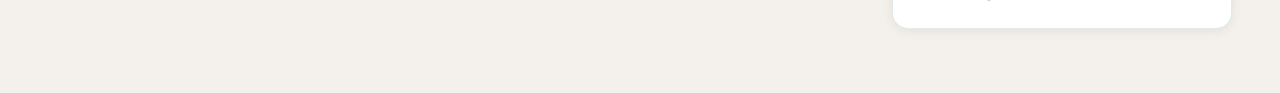
<file: pages/dashboard.html>
<!DOCTYPE html>
<html lang="en">
<head>
<meta charset="UTF-8">
<meta name="viewport" content="width=device-width, initial-scale=1.0">
<title>The Golf Room — Dashboard</title>
<link rel="icon" href="../assets/logos/mogogram-logo-light.svg" type="image/svg+xml" media="(prefers-color-scheme: light)">
<link rel="icon" href="../assets/logos/mogogram-logo-dark.svg"  type="image/svg+xml" media="(prefers-color-scheme: dark)">
<link rel="preconnect" href="https://fonts.googleapis.com">
<link rel="preconnect" href="https://fonts.gstatic.com" crossorigin>
<link href="https://fonts.googleapis.com/css2?family=Cormorant+Garamond:ital,wght@0,300;0,400;0,500;0,600;1,300;1,400&family=DM+Sans:wght@300;400;500;600&family=DM+Mono:wght@400;500&display=swap" rel="stylesheet">
<style>
*, *::before, *::after { box-sizing: border-box; margin: 0; padding: 0; }

:root {
  --color-bg-base:        #F4F1EC;
  --color-bg-surface:     #FFFFFF;
  --color-bg-elevated:    #EBE7E0;
  --color-bg-overlay:     rgba(244,241,236,0.94);
  --color-green-primary:  #1B6844;
  --color-green-light:    #2F8A5A;
  --color-green-vivid:    #3DA96C;
  --color-gold:           #A67C24;
  --color-gold-light:     #C4982E;
  --color-text-primary:   #141A16;
  --color-text-secondary: #596760;
  --color-text-inverse:   #F4F1EC;
  --color-border:         rgba(27,104,68,0.13);
  --color-border-strong:  rgba(166,124,36,0.3);
  --color-shadow:         0 2px 12px rgba(0,0,0,0.07);
  --color-shadow-lg:      0 8px 40px rgba(0,0,0,0.11);
  --color-error:          #C0443A;
  --font-display: 'Cormorant Garamond', Georgia, serif;
  --font-body:    'DM Sans', system-ui, sans-serif;
  --font-mono:    'DM Mono', monospace;
}

[data-theme="dark"] {
  --color-bg-base:        #0A0E0B;
  --color-bg-surface:     #111714;
  --color-bg-elevated:    #1A211E;
  --color-bg-overlay:     rgba(10,14,11,0.9);
  --color-green-light:    #3DA96C;
  --color-green-vivid:    #3DA96C;
  --color-gold:           #C9A84C;
  --color-gold-light:     #E2C17A;
  --color-text-primary:   #F0EDE6;
  --color-text-secondary: #9DA89E;
  --color-text-inverse:   #141A16;
  --color-border:         rgba(47,138,90,0.80);
  --color-border-strong:  rgba(201,168,76,0.60);
  --color-shadow:         0 2px 12px rgba(0,0,0,0.35);
  --color-shadow-lg:      0 8px 40px rgba(0,0,0,0.55);
  --color-error:          #E07070;
}

html { scroll-behavior: smooth; }
body {
  background: var(--color-bg-base);
  color: var(--color-text-primary);
  font-family: var(--font-body);
  line-height: 1.6;
  overflow-x: hidden;
  transition: background 0.3s, color 0.3s;
}

/* ─── APP SHELL ─────────────────────────────────── */
.app-shell { display: block; min-height: 100vh; }

/* ─── MAIN CONTENT ──────────────────────────────── */
.main { display: flex; flex-direction: column; min-height: 100vh; }

.topbar {
  padding: 0 48px; height: 64px;
  display: flex; align-items: center; justify-content: space-between;
  border-bottom: 1px solid var(--color-border);
  background: var(--color-bg-surface);
  position: sticky; top: 0; z-index: 10;
}
.topbar-logo { display: flex; align-items: center; }
.topbar-logo img { height: 24px; width: auto; display: block; }
.logo-light { display: block; }
.logo-dark  { display: none; }
[data-theme="dark"] .logo-light { display: none; }
[data-theme="dark"] .logo-dark  { display: block; }
.topbar-actions { display: flex; align-items: center; gap: 12px; }

/* Theme toggle — floating */
.theme-toggle {
  position: fixed; bottom: 24px; right: 24px;
  width: 44px; height: 44px;
  background: var(--color-bg-surface);
  border: 1px solid var(--color-border); border-radius: 50%;
  display: flex; align-items: center; justify-content: center;
  cursor: pointer; color: var(--color-text-secondary);
  box-shadow: 0 4px 16px rgba(0,0,0,0.12);
  transition: all 0.2s; z-index: 50;
}
.theme-toggle:hover { border-color: var(--color-green-light); color: var(--color-green-light); box-shadow: 0 4px 24px rgba(0,0,0,0.18); }

/* Profile chip + dropdown */
.profile-chip {
  position: relative; display: flex; align-items: center; gap: 8px;
  padding: 5px 10px 5px 5px; border-radius: 8px; cursor: pointer;
  border: 1px solid var(--color-border); background: transparent;
  transition: background 0.15s; user-select: none;
}
.profile-chip:hover { background: var(--color-bg-elevated); }
.profile-avatar {
  width: 32px; height: 32px; border-radius: 50%;
  background: linear-gradient(135deg, #1B6844, #3DA96C);
  display: flex; align-items: center; justify-content: center;
  font-family: var(--font-body); font-size: 12px; font-weight: 600;
  color: #fff; flex-shrink: 0;
}
.profile-chip-name { font-size: 13px; font-weight: 500; color: var(--color-text-primary); }
.profile-chip-chevron { color: var(--color-text-secondary); display: flex; align-items: center; transition: transform 0.2s; }
.profile-chip.open .profile-chip-chevron { transform: rotate(180deg); }

.profile-dropdown {
  position: absolute; top: calc(100% + 8px); right: 0;
  background: var(--color-bg-surface); border: 1px solid var(--color-border);
  border-radius: 12px; box-shadow: 0 8px 24px rgba(0,0,0,0.1);
  min-width: 180px; overflow: hidden; display: none; z-index: 100;
}
.profile-dropdown.open { display: block; }
.profile-dropdown-item {
  display: flex; align-items: center; gap: 10px;
  padding: 12px 16px; font-size: 14px; color: var(--color-text-secondary);
  text-decoration: none; cursor: pointer; transition: background 0.15s;
}
.profile-dropdown-item:hover { background: var(--color-bg-elevated); color: var(--color-text-primary); }
.profile-dropdown-divider { height: 1px; background: var(--color-border); }
.signout-item { color: var(--color-error); }
.signout-item:hover { color: var(--color-error) !important; background: rgba(192,68,58,0.06) !important; }

.btn {
  display: inline-flex; align-items: center; gap: 7px;
  font-family: var(--font-body); font-weight: 500;
  border: none; cursor: pointer; text-decoration: none;
  white-space: nowrap; transition: all 0.2s;
}
.btn-primary { background: var(--color-gold); color: #141A16; font-weight: 600; padding: 10px 20px; border-radius: 8px; font-size: 14px; }
.btn-primary:hover { background: var(--color-gold-light); }
.btn-ghost { background: transparent; color: var(--color-text-secondary); padding: 10px 16px; border-radius: 8px; font-size: 14px; border: 1px solid var(--color-border); }
.btn-ghost:hover { border-color: var(--color-green-light); color: var(--color-green-light); }

/* ─── PAGE CONTENT ──────────────────────────────── */
.page-content { padding: 40px 48px 64px; flex: 1; }

.greeting { margin-bottom: 36px; }
.greeting-eyebrow { font-family: var(--font-mono); font-size: 10px; letter-spacing: 0.12em; text-transform: uppercase; color: var(--color-green-light); margin-bottom: 8px; }
.greeting-title { font-family: var(--font-display); font-size: 40px; font-weight: 300; letter-spacing: -0.02em; color: var(--color-text-primary); line-height: 1.1; }
.greeting-title em { font-style: italic; color: var(--color-green-vivid); }

/* Stats */
.stats-row { display: grid; grid-template-columns: repeat(4, 1fr); gap: 16px; margin-bottom: 36px; }
.stat-card {
  background: var(--color-bg-surface); border: 1px solid var(--color-border);
  border-radius: 16px; padding: 24px; box-shadow: var(--color-shadow);
  position: relative; overflow: hidden; cursor: pointer; transition: box-shadow 0.15s;
}
.stat-card:hover { box-shadow: var(--color-shadow-lg); }
.stat-card-label { font-family: var(--font-mono); font-size: 9px; letter-spacing: 0.12em; text-transform: uppercase; color: var(--color-text-secondary); margin-bottom: 12px; }
.stat-card-value { font-family: var(--font-display); font-size: 40px; font-weight: 300; letter-spacing: -0.02em; color: var(--color-text-primary); line-height: 1; margin-bottom: 8px; }
.stat-card-sub { font-size: 12px; color: var(--color-text-secondary); }
.stat-card-trend {
  display: inline-flex; align-items: center; gap: 4px;
  font-family: var(--font-mono); font-size: 10px; font-weight: 600;
  padding: 3px 8px; border-radius: 4px; margin-top: 4px;
}
.trend-up   { background: rgba(61,169,108,0.1); color: var(--color-green-vivid); }
.trend-down { background: rgba(192,68,58,0.08); color: var(--color-error); }
.stat-card-accent {
  position: absolute; bottom: -10px; right: -10px;
  font-family: var(--font-display); font-size: 72px; font-weight: 300;
  color: var(--color-green-primary); opacity: 0.05; line-height: 1;
  letter-spacing: -0.03em; pointer-events: none;
}

/* Dashboard grid */
.dashboard-grid { display: grid; grid-template-columns: 1fr 340px; gap: 24px; }
.left-col { display: flex; flex-direction: column; gap: 24px; }

/* Next session card */
.next-session-card {
  background: linear-gradient(145deg, #122B1D 0%, #0E2016 100%);
  border: 1px solid rgba(47,138,90,0.2);
  border-radius: 20px; overflow: hidden; position: relative;
}
.next-session-card::before {
  content: ''; position: absolute; top: -60px; right: -60px;
  width: 280px; height: 280px;
  background: radial-gradient(circle, rgba(61,169,108,0.1) 0%, transparent 70%);
  pointer-events: none;
}
.next-session-card::after {
  content: ''; position: absolute; bottom: -40px; left: -40px;
  width: 200px; height: 200px;
  background: radial-gradient(circle, rgba(166,124,36,0.08) 0%, transparent 70%);
  pointer-events: none;
}
.next-session-inner {
  padding: 32px; position: relative; z-index: 1;
  display: grid; grid-template-columns: 1fr auto; gap: 24px; align-items: start;
}
.next-session-eyebrow {
  font-family: var(--font-mono); font-size: 10px; letter-spacing: 0.15em;
  text-transform: uppercase; color: rgba(61,169,108,0.8); margin-bottom: 10px;
  display: flex; align-items: center; gap: 8px;
}
.live-dot { width: 7px; height: 7px; border-radius: 50%; background: #3DA96C; box-shadow: 0 0 0 3px rgba(61,169,108,0.2); }
.next-session-title { font-family: var(--font-display); font-size: 28px; font-weight: 300; letter-spacing: -0.01em; color: #F0EDE6; margin-bottom: 20px; line-height: 1.15; }
.next-session-details { display: flex; gap: 24px; flex-wrap: wrap; }
.session-detail { display: flex; flex-direction: column; gap: 3px; }
.session-detail-label { font-family: var(--font-mono); font-size: 9px; letter-spacing: 0.1em; text-transform: uppercase; color: rgba(240,237,230,0.4); }
.session-detail-value { font-size: 14px; font-weight: 500; color: #F0EDE6; }

.next-session-actions { display: flex; flex-direction: column; gap: 8px; align-items: flex-end; }
.countdown-chip {
  background: rgba(61,169,108,0.15); border: 1px solid rgba(61,169,108,0.25);
  border-radius: 8px; padding: 12px 16px; text-align: center;
}
.countdown-num { font-family: var(--font-display); font-size: 32px; font-weight: 300; color: #F0EDE6; letter-spacing: -0.02em; line-height: 1; }
.countdown-label { font-family: var(--font-mono); font-size: 9px; letter-spacing: 0.1em; text-transform: uppercase; color: rgba(240,237,230,0.5); margin-top: 4px; }
.btn-session {
  background: var(--color-gold); color: #FAF8F4; font-weight: 600;
  padding: 10px 20px; border-radius: 8px; font-size: 13px;
  border: none; cursor: pointer; text-decoration: none;
  display: inline-flex; align-items: center; gap: 6px;
  transition: background 0.2s; white-space: nowrap;
  font-family: var(--font-body);
}
.btn-session:hover { background: var(--color-gold-light); }
.btn-session-ghost {
  background: rgba(255,255,255,0.06); color: rgba(240,237,230,0.7);
  border: 1px solid rgba(255,255,255,0.1);
  padding: 9px 18px; border-radius: 8px; font-size: 13px;
  cursor: pointer; text-decoration: none;
  display: inline-flex; align-items: center; gap: 6px;
  transition: background 0.2s; white-space: nowrap;
  font-family: var(--font-body); font-weight: 400;
}
.btn-session-ghost:hover { background: rgba(255,255,255,0.1); }

/* Section header */
.section-header { display: flex; justify-content: space-between; align-items: center; margin-bottom: 16px; }
.section-title { font-size: 16px; font-weight: 600; color: var(--color-text-primary); letter-spacing: -0.01em; }
.section-link { font-size: 13px; color: var(--color-green-light); text-decoration: none; transition: text-decoration 0.15s; }
.section-link:hover { text-decoration: underline; }

/* Upcoming sessions list */
.sessions-list { display: flex; flex-direction: column; gap: 12px; }
.session-row {
  background: var(--color-bg-surface); border: 1px solid var(--color-border);
  border-radius: 14px; padding: 20px 24px;
  display: grid; grid-template-columns: 52px 1fr auto;
  gap: 16px; align-items: center;
  box-shadow: var(--color-shadow); transition: border-color 0.15s;
  cursor: pointer;
}
.session-row:hover { border-color: var(--color-green-light); }
.session-date-block {
  background: var(--color-bg-elevated); border-radius: 10px;
  padding: 8px; text-align: center; border: 1px solid var(--color-border);
}
.session-date-day { font-family: var(--font-display); font-size: 22px; font-weight: 300; color: var(--color-text-primary); line-height: 1; }
.session-date-mon { font-family: var(--font-mono); font-size: 9px; letter-spacing: 0.08em; text-transform: uppercase; color: var(--color-text-secondary); }
.session-info-name { font-size: 15px; font-weight: 600; color: var(--color-text-primary); margin-bottom: 4px; }
.session-info-meta { font-size: 13px; color: var(--color-text-secondary); }
.session-right { display: flex; flex-direction: column; align-items: flex-end; gap: 8px; }
.session-price { font-size: 16px; font-weight: 600; color: var(--color-text-primary); }
.session-status-chip {
  font-family: var(--font-mono); font-size: 9px; letter-spacing: 0.08em;
  text-transform: uppercase; padding: 3px 8px; border-radius: 4px;
}
.status-confirmed { background: rgba(47,138,90,0.1); color: var(--color-green-light); border: 1px solid rgba(47,138,90,0.2); }
.status-pending   { background: rgba(166,124,36,0.08); color: var(--color-gold); border: 1px solid rgba(166,124,36,0.2); }

/* History table */
.history-table {
  background: var(--color-bg-surface); border: 1px solid var(--color-border);
  border-radius: 16px; overflow: hidden; box-shadow: var(--color-shadow);
}
.history-table-header {
  display: grid; grid-template-columns: 1fr 140px 100px 100px 80px;
  padding: 12px 24px; background: var(--color-bg-elevated);
  border-bottom: 1px solid var(--color-border);
}
.history-col-label { font-family: var(--font-mono); font-size: 9px; letter-spacing: 0.1em; text-transform: uppercase; color: var(--color-text-secondary); }
.history-row {
  display: grid; grid-template-columns: 1fr 140px 100px 100px 80px;
  padding: 16px 24px; border-bottom: 1px solid var(--color-border);
  align-items: center; transition: background 0.15s; cursor: pointer;
}
.history-row:last-child { border-bottom: none; }
.history-row:hover { background: var(--color-bg-elevated); }
.history-session-name { font-size: 14px; font-weight: 500; color: var(--color-text-primary); }
.history-session-sub  { font-size: 12px; color: var(--color-text-secondary); margin-top: 2px; }
.history-cell { font-size: 14px; color: var(--color-text-secondary); }
.history-cell.bold { color: var(--color-text-primary); font-weight: 500; }

/* ─── RIGHT COLUMN ──────────────────────────────── */
.right-col { display: flex; flex-direction: column; gap: 20px; }

/* Membership card */
.membership-card {
  background: linear-gradient(145deg, #122B1D 0%, #0E2016 100%);
  border: 1px solid rgba(166,124,36,0.2);
  border-radius: 20px; padding: 28px; position: relative; overflow: hidden;
}
.membership-card::before {
  content: ''; position: absolute; top: -40px; right: -40px;
  width: 180px; height: 180px;
  background: radial-gradient(circle, rgba(166,124,36,0.12) 0%, transparent 70%);
  pointer-events: none;
}
.membership-card-eyebrow { font-family: var(--font-mono); font-size: 9px; letter-spacing: 0.15em; text-transform: uppercase; color: rgba(166,124,36,0.7); margin-bottom: 12px; }
.membership-card-name { font-family: var(--font-display); font-size: 26px; font-weight: 300; color: #F0EDE6; letter-spacing: -0.01em; margin-bottom: 4px; }
.membership-card-tier { font-size: 13px; color: rgba(240,237,230,0.5); margin-bottom: 24px; }
.usage-label { display: flex; justify-content: space-between; font-family: var(--font-mono); font-size: 9px; letter-spacing: 0.08em; text-transform: uppercase; color: rgba(240,237,230,0.5); margin-bottom: 8px; }
.usage-track { height: 5px; background: rgba(255,255,255,0.1); border-radius: 3px; margin-bottom: 20px; }
.usage-fill { height: 100%; border-radius: 3px; background: linear-gradient(90deg, var(--color-green-vivid), var(--color-gold)); }
.membership-detail { display: flex; justify-content: space-between; padding: 10px 0; border-top: 1px solid rgba(255,255,255,0.07); font-size: 13px; }
.membership-detail:first-of-type { border-top: none; }
.membership-detail-label { color: rgba(240,237,230,0.45); }
.membership-detail-value { color: #F0EDE6; font-weight: 500; }
.membership-cta {
  display: block; width: 100%; margin-top: 20px;
  background: rgba(166,124,36,0.15); color: var(--color-gold);
  border: 1px solid rgba(166,124,36,0.3); border-radius: 8px;
  padding: 11px; text-align: center; font-size: 13px; font-weight: 600;
  cursor: pointer; text-decoration: none; transition: background 0.2s;
  font-family: var(--font-body);
}
.membership-cta:hover { background: rgba(166,124,36,0.25); }

/* Quick actions */
.quick-actions-card {
  background: var(--color-bg-surface); border: 1px solid var(--color-border);
  border-radius: 16px; padding: 24px; box-shadow: var(--color-shadow);
}
.quick-actions-title { font-size: 14px; font-weight: 600; color: var(--color-text-primary); margin-bottom: 16px; }
.quick-actions-list { display: flex; flex-direction: column; gap: 8px; }
.quick-action {
  display: flex; align-items: center; gap: 12px;
  padding: 12px 14px; border-radius: 10px;
  border: 1px solid var(--color-border);
  background: var(--color-bg-elevated);
  text-decoration: none; cursor: pointer; transition: all 0.15s;
}
.quick-action:hover { border-color: var(--color-green-light); background: rgba(27,104,68,0.05); }
/* SVG icon container for quick actions — replaces emoji */
.quick-action-icon {
  width: 24px; text-align: center; flex-shrink: 0;
  display: flex; align-items: center; justify-content: center;
  color: var(--color-green-light);
}
.quick-action-text { flex: 1; }
.quick-action-name { font-size: 14px; font-weight: 500; color: var(--color-text-primary); }
.quick-action-sub  { font-size: 12px; color: var(--color-text-secondary); }
.quick-action-arrow { color: var(--color-text-secondary); font-size: 14px; display: flex; align-items: center; }

/* Performance card */
.perf-card { background: var(--color-bg-surface); border: 1px solid var(--color-border); border-radius: 16px; padding: 24px; box-shadow: var(--color-shadow); }
.perf-row { display: flex; align-items: center; justify-content: space-between; padding: 12px 0; border-bottom: 1px solid var(--color-border); }
.perf-row:last-child { border-bottom: none; padding-bottom: 0; }
.perf-left { display: flex; flex-direction: column; gap: 3px; }
.perf-label { font-size: 13px; color: var(--color-text-secondary); }
.perf-sub   { font-size: 11px; color: var(--color-text-secondary); opacity: 0.6; }
.perf-right { display: flex; align-items: center; gap: 10px; }
.perf-value { font-family: var(--font-display); font-size: 22px; font-weight: 300; letter-spacing: -0.01em; color: var(--color-text-primary); }
.perf-bar-wrap { width: 80px; height: 4px; background: var(--color-bg-elevated); border-radius: 2px; }
.perf-bar { height: 100%; border-radius: 2px; background: var(--color-green-vivid); }

.badge {
  display: inline-flex; align-items: center; gap: 4px;
  font-family: var(--font-mono); font-size: 9px; letter-spacing: 0.06em; text-transform: uppercase;
  padding: 3px 7px; border-radius: 4px;
}
.badge-up   { background: rgba(61,169,108,0.1); color: var(--color-green-vivid); }
.badge-same { background: rgba(89,103,96,0.1); color: var(--color-text-secondary); }

.notif-dot { width: 8px; height: 8px; border-radius: 50%; background: var(--color-gold); flex-shrink: 0; }

/* ─── FOCUS & A11Y ──────────────────────────────── */
*:focus-visible { outline: 2px solid var(--color-green-vivid); outline-offset: 2px; }
.skip-link { position: absolute; left: -9999px; top: 16px; z-index: 9999; }
.skip-link:focus-visible { left: 16px; background: var(--color-green-primary); color: #F4F1EC; padding: 8px 16px; border-radius: 4px; text-decoration: none; font-size: 14px; font-weight: 600; }

/* ─── RESPONSIVE ────────────────────────────────── */
@media (max-width: 1024px) {
  .topbar { padding: 0 24px; }
  .page-content { padding: 24px 24px 48px; }
  .stats-row { grid-template-columns: repeat(2, 1fr); }
  .dashboard-grid { grid-template-columns: 1fr; }
  .history-table-header, .history-row { grid-template-columns: 1fr 100px 80px 80px; }
  .history-table-header > *:nth-child(3),
  .history-row > *:nth-child(3) { display: none; }
}
@media (max-width: 640px) {
  .topbar { padding: 0 16px; }
  .profile-chip-name { display: none; }
  .btn-book-text { display: none; }
  .page-content { padding: 16px 16px 40px; }
  .stats-row { grid-template-columns: 1fr 1fr; gap: 12px; }
  .next-session-inner { grid-template-columns: 1fr; }
  .next-session-actions { flex-direction: row; align-items: flex-start; }
  .history-table-header, .history-row { grid-template-columns: 1fr 80px 72px; }
  .history-table-header > *:nth-child(3),
  .history-row > *:nth-child(3),
  .history-table-header > *:nth-child(4),
  .history-row > *:nth-child(4) { display: none; }
}
@media (prefers-reduced-motion: reduce) {
  *, *::before, *::after { transition: none !important; animation: none !important; }
}
</style>
</head>
<body>

<a class="skip-link" href="#main-content">Skip to main content</a>

<div class="app-shell">

  <!-- ══════════════════════ MAIN ══════════════════════ -->
  <main class="main">

    <!-- Topbar -->
    <div class="topbar">
      <a class="topbar-logo" href="landing.html">
        <img class="logo-light" src="../assets/logos/the-golf-room-logo-light.svg" alt="The Golf Room" />
        <img class="logo-dark"  src="../assets/logos/the-golf-room-logo-dark.svg"  alt="The Golf Room" />
      </a>
      <div class="topbar-actions">
        <a class="btn btn-primary" href="booking-datetime.html">
          <svg width="13" height="13" viewBox="0 0 24 24" fill="none" stroke="currentColor" stroke-width="2.5" stroke-linecap="round" stroke-linejoin="round"><line x1="12" y1="5" x2="12" y2="19"/><line x1="5" y1="12" x2="19" y2="12"/></svg>
          <span class="btn-book-text">Book a Session</span>
        </a>
        <div class="profile-chip" id="profile-chip" role="button" aria-haspopup="true" aria-expanded="false">
          <div class="profile-avatar">JM</div>
          <span class="profile-chip-name">James Mitchell</span>
          <span class="profile-chip-chevron">
            <svg width="12" height="12" viewBox="0 0 24 24" fill="none" stroke="currentColor" stroke-width="2.5" stroke-linecap="round" stroke-linejoin="round"><polyline points="6 9 12 15 18 9"/></svg>
          </span>
          <div class="profile-dropdown" id="profile-dropdown">
            <a class="profile-dropdown-item" href="profile.html">
              <svg width="14" height="14" viewBox="0 0 24 24" fill="none" stroke="currentColor" stroke-width="2" stroke-linecap="round" stroke-linejoin="round"><path d="M20 21v-2a4 4 0 0 0-4-4H8a4 4 0 0 0-4 4v2"/><circle cx="12" cy="7" r="4"/></svg>
              Edit Profile
            </a>
            <div class="profile-dropdown-divider"></div>
            <span class="profile-dropdown-item signout-item">
              <svg width="14" height="14" viewBox="0 0 24 24" fill="none" stroke="currentColor" stroke-width="2" stroke-linecap="round" stroke-linejoin="round"><path d="M9 21H5a2 2 0 0 1-2-2V5a2 2 0 0 1 2-2h4"/><polyline points="16 17 21 12 16 7"/><line x1="21" y1="12" x2="9" y2="12"/></svg>
              Sign out
            </span>
          </div>
        </div>
      </div>
    </div>

    <div class="page-content">

      <!-- GREETING -->
      <div class="greeting">
        <div class="greeting-eyebrow">Good morning</div>
        <h1 class="greeting-title">Welcome back, <em>James.</em></h1>
      </div>

      <!-- STATS -->
      <div class="stats-row">
        <div class="stat-card">
          <div class="stat-card-label">Sessions This Month</div>
          <div class="stat-card-value">2</div>
          <div class="stat-card-trend trend-up">
            <svg width="10" height="10" viewBox="0 0 24 24" fill="none" stroke="currentColor" stroke-width="3" stroke-linecap="round" stroke-linejoin="round"><line x1="12" y1="19" x2="12" y2="5"/><polyline points="5 12 12 5 19 12"/></svg>
            Same as last month
          </div>
          <div class="stat-card-accent">2</div>
        </div>
        <div class="stat-card">
          <div class="stat-card-label">Hours Played</div>
          <div class="stat-card-value">4</div>
          <div class="stat-card-sub">of 8 included hrs</div>
          <div class="stat-card-trend trend-up">
            <svg width="10" height="10" viewBox="0 0 24 24" fill="none" stroke="currentColor" stroke-width="3" stroke-linecap="round" stroke-linejoin="round"><line x1="12" y1="19" x2="12" y2="5"/><polyline points="5 12 12 5 19 12"/></svg>
            4 hrs remaining
          </div>
          <div class="stat-card-accent">4</div>
        </div>
        <div class="stat-card">
          <div class="stat-card-label">Avg. Drive Distance</div>
          <div class="stat-card-value">247<span style="font-size:22px; font-family:var(--font-body); font-weight:400; opacity:0.5;"> yds</span></div>
          <div class="stat-card-trend trend-up">
            <svg width="10" height="10" viewBox="0 0 24 24" fill="none" stroke="currentColor" stroke-width="3" stroke-linecap="round" stroke-linejoin="round"><line x1="12" y1="19" x2="12" y2="5"/><polyline points="5 12 12 5 19 12"/></svg>
            +12 yds this month
          </div>
          <div class="stat-card-accent">247</div>
        </div>
        <div class="stat-card">
          <div class="stat-card-label">Handicap Index</div>
          <div class="stat-card-value">14.2</div>
          <div class="stat-card-trend trend-up">
            <svg width="10" height="10" viewBox="0 0 24 24" fill="none" stroke="currentColor" stroke-width="3" stroke-linecap="round" stroke-linejoin="round"><line x1="12" y1="19" x2="12" y2="5"/><polyline points="5 12 12 5 19 12"/></svg>
            Improved 1.4 pts
          </div>
          <div class="stat-card-accent">14</div>
        </div>
      </div>

      <!-- MAIN GRID -->
      <div class="dashboard-grid">
        <div class="left-col">

          <!-- NEXT SESSION CARD -->
          <div class="next-session-card">
            <div class="next-session-inner">
              <div>
                <div class="next-session-eyebrow"><span class="live-dot"></span>Upcoming Session</div>
                <div class="next-session-title">The Masters Suite<br>Sat, March 14 &middot; 2:00 PM</div>
                <div class="next-session-details">
                  <div class="session-detail">
                    <span class="session-detail-label">Duration</span>
                    <span class="session-detail-value">2 hours</span>
                  </div>
                  <div class="session-detail">
                    <span class="session-detail-label">Players</span>
                    <span class="session-detail-value">4 guests</span>
                  </div>
                  <div class="session-detail">
                    <span class="session-detail-label">Total</span>
                    <span class="session-detail-value">$260.40</span>
                  </div>
                </div>
              </div>
              <div class="next-session-actions">
                <div class="countdown-chip">
                  <div class="countdown-num">7</div>
                  <div class="countdown-label">Days away</div>
                </div>
                <a class="btn-session" href="#">View Details</a>
                <a class="btn-session-ghost" href="#">Modify</a>
              </div>
            </div>
          </div>

          <!-- UPCOMING BOOKINGS -->
          <div>
            <div class="section-header">
              <span class="section-title">Upcoming Bookings</span>
              <a class="section-link" href="#">View all &rarr;</a>
            </div>
            <div class="sessions-list">
              <div class="session-row">
                <div class="session-date-block">
                  <div class="session-date-day">14</div>
                  <div class="session-date-mon">Mar</div>
                </div>
                <div class="session-info">
                  <div class="session-info-name">The Masters Suite</div>
                  <div class="session-info-meta">2:00 PM &middot; 2 hrs &middot; 4 players &middot; TrackMan Pro</div>
                </div>
                <div class="session-right">
                  <span class="session-price">$260.40</span>
                  <span class="session-status-chip status-confirmed">Confirmed</span>
                </div>
              </div>
            </div>
          </div>

          <!-- BOOKING HISTORY -->
          <div>
            <div class="section-header">
              <span class="section-title">Booking History</span>
              <a class="section-link" href="#">Download PDF &darr;</a>
            </div>
            <div class="history-table">
              <div class="history-table-header">
                <div class="history-col-label">Session</div>
                <div class="history-col-label">Bay</div>
                <div class="history-col-label">Duration</div>
                <div class="history-col-label">Total</div>
                <div class="history-col-label">Status</div>
              </div>
              <div class="history-row">
                <div><div class="history-session-name">Feb 28, 2026</div><div class="history-session-sub">3:00 PM &middot; 4 players</div></div>
                <div class="history-cell">Masters Suite</div>
                <div class="history-cell">2 hrs</div>
                <div class="history-cell bold">$315.00</div>
                <div><span class="session-status-chip status-confirmed">Done</span></div>
              </div>
              <div class="history-row">
                <div><div class="history-session-name">Feb 21, 2026</div><div class="history-session-sub">11:00 AM &middot; 2 players</div></div>
                <div class="history-cell">Links Bay</div>
                <div class="history-cell">1 hr</div>
                <div class="history-cell bold">$50.00</div>
                <div><span class="session-status-chip status-confirmed">Done</span></div>
              </div>
            </div>
          </div>

        </div>

        <!-- RIGHT COLUMN -->
        <div class="right-col">

          <!-- MEMBERSHIP CARD -->
          <div class="membership-card">
            <div class="membership-card-eyebrow">Your Membership</div>
            <div class="membership-card-name">Birdie Plan</div>
            <div class="membership-card-tier">Active &middot; Renews Apr 2, 2026</div>
            <div class="usage-label"><span>Hours used</span><span>4 / 8 hrs</span></div>
            <div class="usage-track"><div class="usage-fill" style="width: 50%;"></div></div>
            <div class="membership-detail"><span class="membership-detail-label">Hours remaining</span><span class="membership-detail-value">4 hrs this month</span></div>
            <div class="membership-detail"><span class="membership-detail-label">Bay access</span><span class="membership-detail-value">Standard bays</span></div>
            <div class="membership-detail"><span class="membership-detail-label">Member discount</span><span class="membership-detail-value">10% off all bookings</span></div>
            <div class="membership-detail"><span class="membership-detail-label">Monthly rate</span><span class="membership-detail-value">$79 / mo</span></div>
            <a class="membership-cta" href="#">Upgrade to Eagle Plan</a>
          </div>

          <!-- QUICK ACTIONS -->
          <div class="quick-actions-card">
            <div class="quick-actions-title">Quick Actions</div>
            <div class="quick-actions-list">
              <a class="quick-action" href="#">
                <span class="quick-action-icon">
                  <svg width="16" height="16" viewBox="0 0 24 24" fill="none" stroke="currentColor" stroke-width="2" stroke-linecap="round" stroke-linejoin="round"><rect x="3" y="4" width="18" height="18" rx="2"/><line x1="16" y1="2" x2="16" y2="6"/><line x1="8" y1="2" x2="8" y2="6"/><line x1="3" y1="10" x2="21" y2="10"/><line x1="12" y1="14" x2="12" y2="18"/><line x1="10" y1="16" x2="14" y2="16"/></svg>
                </span>
                <div class="quick-action-text">
                  <div class="quick-action-name">Book a Session</div>
                  <div class="quick-action-sub">Check availability now</div>
                </div>
                <span class="quick-action-arrow">
                  <svg width="14" height="14" viewBox="0 0 24 24" fill="none" stroke="currentColor" stroke-width="2" stroke-linecap="round" stroke-linejoin="round"><polyline points="9 18 15 12 9 6"/></svg>
                </span>
              </a>
              <a class="quick-action" href="#">
                <span class="quick-action-icon">
                  <svg width="16" height="16" viewBox="0 0 24 24" fill="none" stroke="currentColor" stroke-width="2" stroke-linecap="round" stroke-linejoin="round"><polyline points="20 12 20 22 4 22 4 12"/><rect x="2" y="7" width="20" height="5"/><path d="M12 22V7"/><path d="M12 7H7.5a2.5 2.5 0 0 1 0-5C11 2 12 7 12 7z"/><path d="M12 7h4.5a2.5 2.5 0 0 0 0-5C13 2 12 7 12 7z"/></svg>
                </span>
                <div class="quick-action-text">
                  <div class="quick-action-name">Send a Gift Card</div>
                  <div class="quick-action-sub">Any amount, instant delivery</div>
                </div>
                <span class="quick-action-arrow">
                  <svg width="14" height="14" viewBox="0 0 24 24" fill="none" stroke="currentColor" stroke-width="2" stroke-linecap="round" stroke-linejoin="round"><polyline points="9 18 15 12 9 6"/></svg>
                </span>
              </a>
              <a class="quick-action" href="#">
                <span class="quick-action-icon">
                  <svg width="16" height="16" viewBox="0 0 24 24" fill="none" stroke="currentColor" stroke-width="2" stroke-linecap="round" stroke-linejoin="round"><path d="M17 21v-2a4 4 0 0 0-4-4H5a4 4 0 0 0-4 4v2"/><circle cx="9" cy="7" r="4"/><path d="M23 21v-2a4 4 0 0 0-3-3.87"/><path d="M16 3.13a4 4 0 0 1 0 7.75"/></svg>
                </span>
                <div class="quick-action-text">
                  <div class="quick-action-name">Invite Guests</div>
                  <div class="quick-action-sub">Add players to your next session</div>
                </div>
                <span class="quick-action-arrow">
                  <svg width="14" height="14" viewBox="0 0 24 24" fill="none" stroke="currentColor" stroke-width="2" stroke-linecap="round" stroke-linejoin="round"><polyline points="9 18 15 12 9 6"/></svg>
                </span>
              </a>
              <a class="quick-action" href="#">
                <span class="quick-action-icon">
                  <svg width="16" height="16" viewBox="0 0 24 24" fill="none" stroke="currentColor" stroke-width="2" stroke-linecap="round" stroke-linejoin="round"><path d="M2 3h6a4 4 0 0 1 4 4v14a3 3 0 0 0-3-3H2z"/><path d="M22 3h-6a4 4 0 0 0-4 4v14a3 3 0 0 1 3-3h7z"/></svg>
                </span>
                <div class="quick-action-text">
                  <div class="quick-action-name">Book a Lesson</div>
                  <div class="quick-action-sub">PGA-certified coaches available</div>
                </div>
                <span class="quick-action-arrow">
                  <svg width="14" height="14" viewBox="0 0 24 24" fill="none" stroke="currentColor" stroke-width="2" stroke-linecap="round" stroke-linejoin="round"><polyline points="9 18 15 12 9 6"/></svg>
                </span>
              </a>
            </div>
          </div>

          <!-- PERFORMANCE SNAPSHOT -->
          <div class="perf-card">
            <div class="section-header" style="margin-bottom:12px;">
              <span class="section-title" style="font-size:14px;">Performance Snapshot</span>
              <a class="section-link" href="#">Full report &rarr;</a>
            </div>
            <div class="perf-row">
              <div class="perf-left">
                <span class="perf-label">Avg. Drive</span>
                <span class="perf-sub">Last 5 sessions</span>
              </div>
              <div class="perf-right">
                <span class="perf-value">247 yds</span>
                <span class="badge badge-up">
                  <svg width="9" height="9" viewBox="0 0 24 24" fill="none" stroke="currentColor" stroke-width="3" stroke-linecap="round" stroke-linejoin="round"><line x1="12" y1="19" x2="12" y2="5"/><polyline points="5 12 12 5 19 12"/></svg>
                  +12
                </span>
              </div>
            </div>
            <div class="perf-row">
              <div class="perf-left">
                <span class="perf-label">Fairways Hit</span>
                <span class="perf-sub">Accuracy rate</span>
              </div>
              <div class="perf-right">
                <div class="perf-bar-wrap"><div class="perf-bar" style="width:68%;"></div></div>
                <span class="perf-value">68%</span>
              </div>
            </div>
            <div class="perf-row">
              <div class="perf-left">
                <span class="perf-label">GIR</span>
                <span class="perf-sub">Greens in regulation</span>
              </div>
              <div class="perf-right">
                <div class="perf-bar-wrap"><div class="perf-bar" style="width:52%;"></div></div>
                <span class="perf-value">52%</span>
              </div>
            </div>
            <div class="perf-row">
              <div class="perf-left">
                <span class="perf-label">Putts / Round</span>
                <span class="perf-sub">18-hole average</span>
              </div>
              <div class="perf-right">
                <span class="perf-value">31.4</span>
                <span class="badge badge-up">
                  <svg width="9" height="9" viewBox="0 0 24 24" fill="none" stroke="currentColor" stroke-width="3" stroke-linecap="round" stroke-linejoin="round"><line x1="12" y1="19" x2="12" y2="5"/><polyline points="5 12 12 5 19 12"/></svg>
                  -0.8
                </span>
              </div>
            </div>
          </div>

        </div>
      </div>
    </div>
  </main>
</div>

<script>
  const moonSVG = `<svg width="14" height="14" viewBox="0 0 24 24" fill="none" stroke="currentColor" stroke-width="2" stroke-linecap="round" stroke-linejoin="round"><path d="M21 12.79A9 9 0 1 1 11.21 3 7 7 0 0 0 21 12.79z"/></svg>`;
  const sunSVG  = `<svg width="14" height="14" viewBox="0 0 24 24" fill="none" stroke="currentColor" stroke-width="2" stroke-linecap="round" stroke-linejoin="round"><circle cx="12" cy="12" r="5"/><line x1="12" y1="1" x2="12" y2="3"/><line x1="12" y1="21" x2="12" y2="23"/><line x1="4.22" y1="4.22" x2="5.64" y2="5.64"/><line x1="18.36" y1="18.36" x2="19.78" y2="19.78"/><line x1="1" y1="12" x2="3" y2="12"/><line x1="21" y1="12" x2="23" y2="12"/><line x1="4.22" y1="19.78" x2="5.64" y2="18.36"/><line x1="18.36" y1="5.64" x2="19.78" y2="4.22"/></svg>`;
  const root = document.documentElement;
  if (localStorage.getItem('golf-room-theme') === 'dark') root.setAttribute('data-theme', 'dark');

  document.addEventListener('DOMContentLoaded', () => {
    const toggle = document.getElementById('theme-toggle');
    if (localStorage.getItem('golf-room-theme') === 'dark') toggle.innerHTML = sunSVG;
  toggle.addEventListener('click', () => {
    const isDark = root.getAttribute('data-theme') === 'dark';
    if (isDark) {
      root.removeAttribute('data-theme');
      toggle.innerHTML = moonSVG;
      localStorage.setItem('golf-room-theme', 'light');
    } else {
      root.setAttribute('data-theme', 'dark');
      toggle.innerHTML = sunSVG;
      localStorage.setItem('golf-room-theme', 'dark');
    }
  });

  // Profile dropdown
  const chip     = document.getElementById('profile-chip');
  const dropdown = document.getElementById('profile-dropdown');
  chip.addEventListener('click', (e) => {
    e.stopPropagation();
    const isOpen = dropdown.classList.toggle('open');
    chip.classList.toggle('open', isOpen);
    chip.setAttribute('aria-expanded', isOpen);
  });
  document.addEventListener('click', () => {
    dropdown.classList.remove('open');
    chip.classList.remove('open');
    chip.setAttribute('aria-expanded', 'false');
  });
  });
</script>

<div role="alert" aria-live="polite" aria-atomic="true" id="live-region" style="position:absolute;width:1px;height:1px;padding:0;margin:-1px;overflow:hidden;clip:rect(0,0,0,0);white-space:nowrap;border:0;"></div>

<button class="theme-toggle" id="theme-toggle" aria-label="Toggle dark mode" title="Toggle dark mode">
  <svg width="16" height="16" viewBox="0 0 24 24" fill="none" stroke="currentColor" stroke-width="2" stroke-linecap="round" stroke-linejoin="round"><path d="M21 12.79A9 9 0 1 1 11.21 3 7 7 0 0 0 21 12.79z"/></svg>
</button>

</body>
</html>
</file>
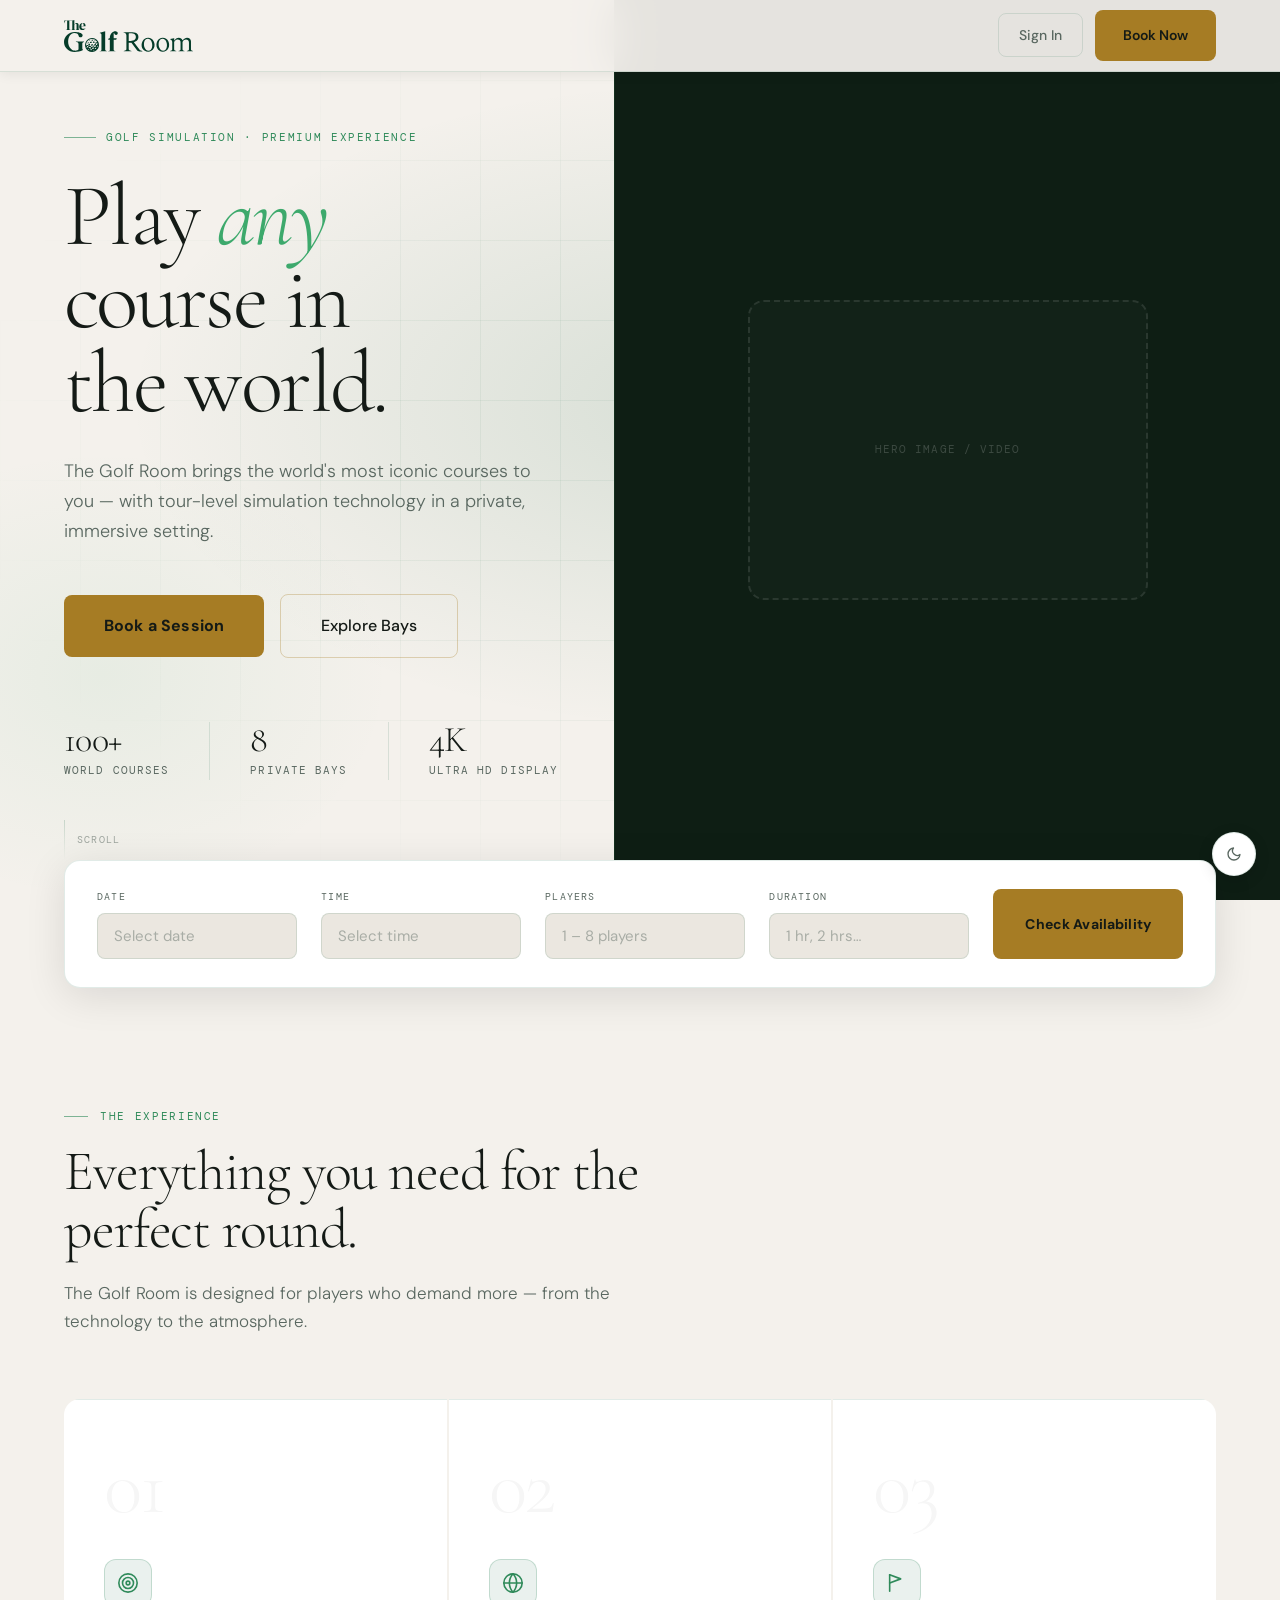
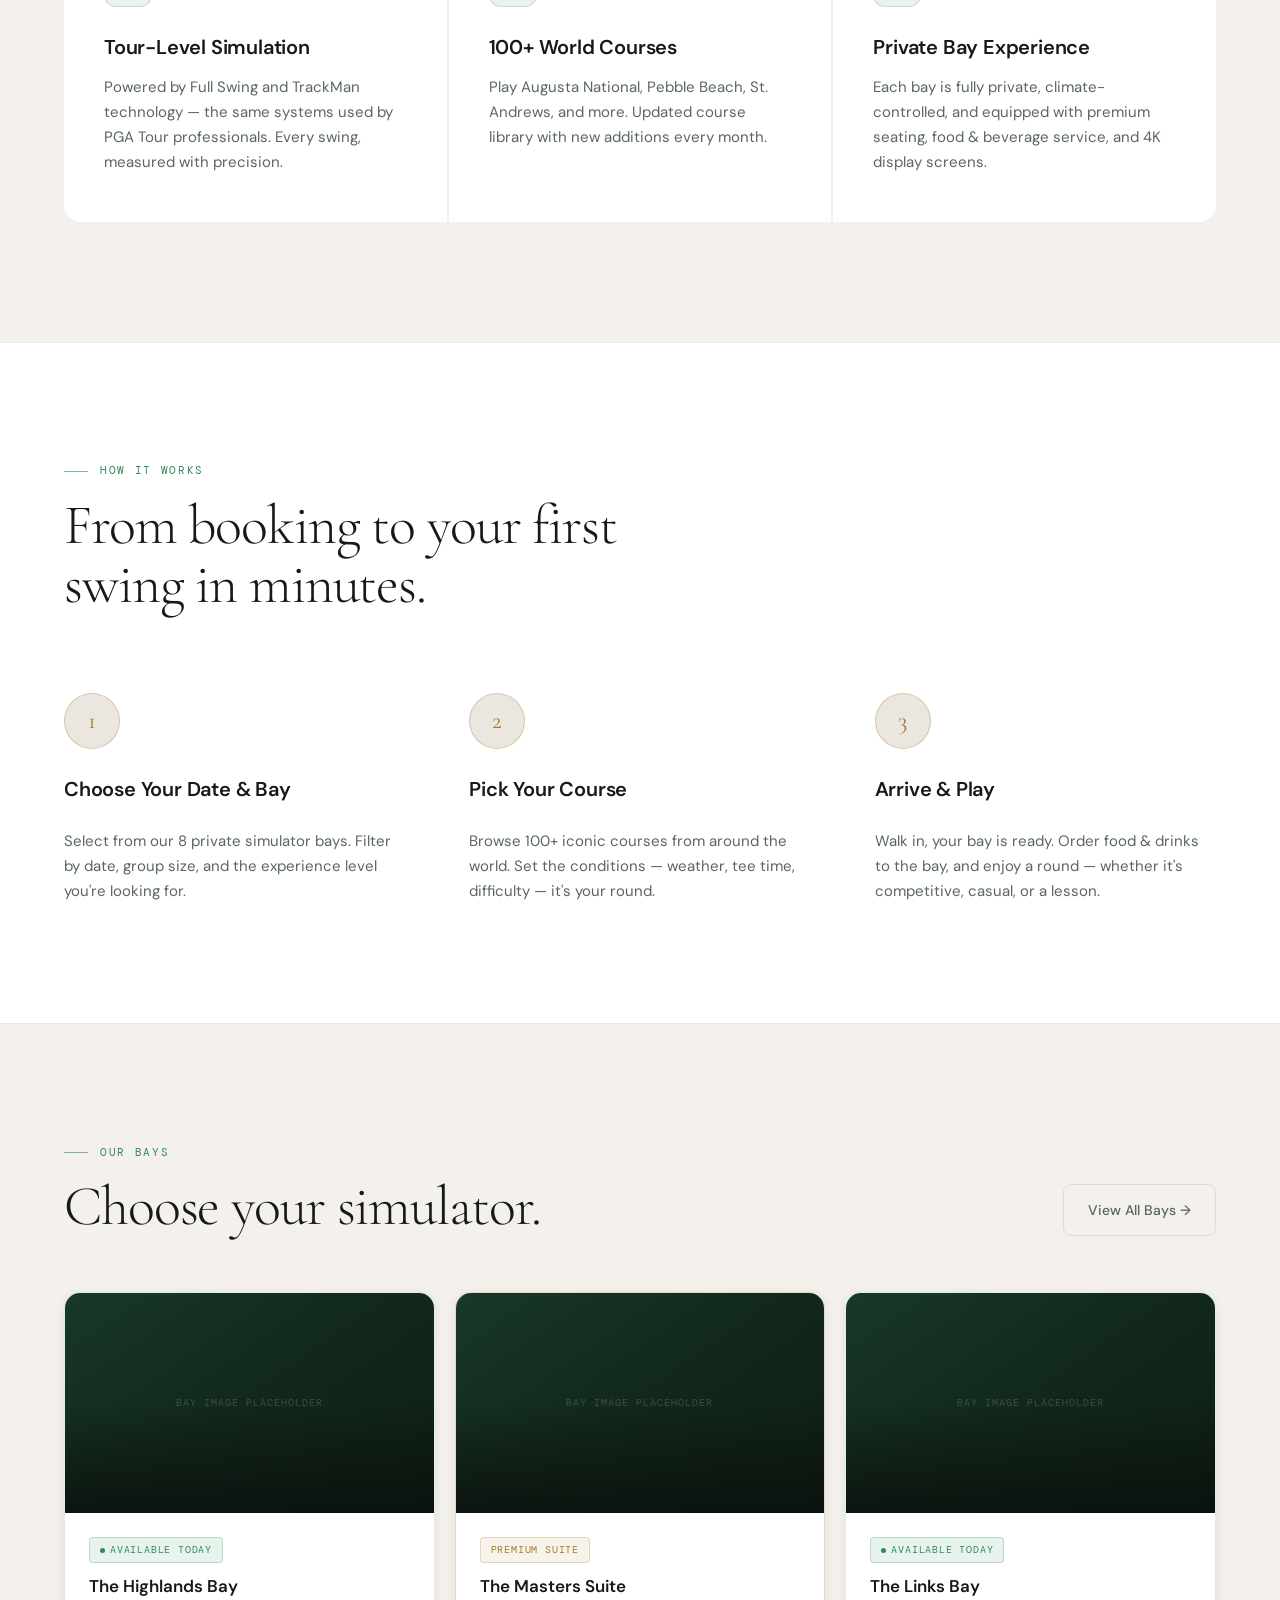
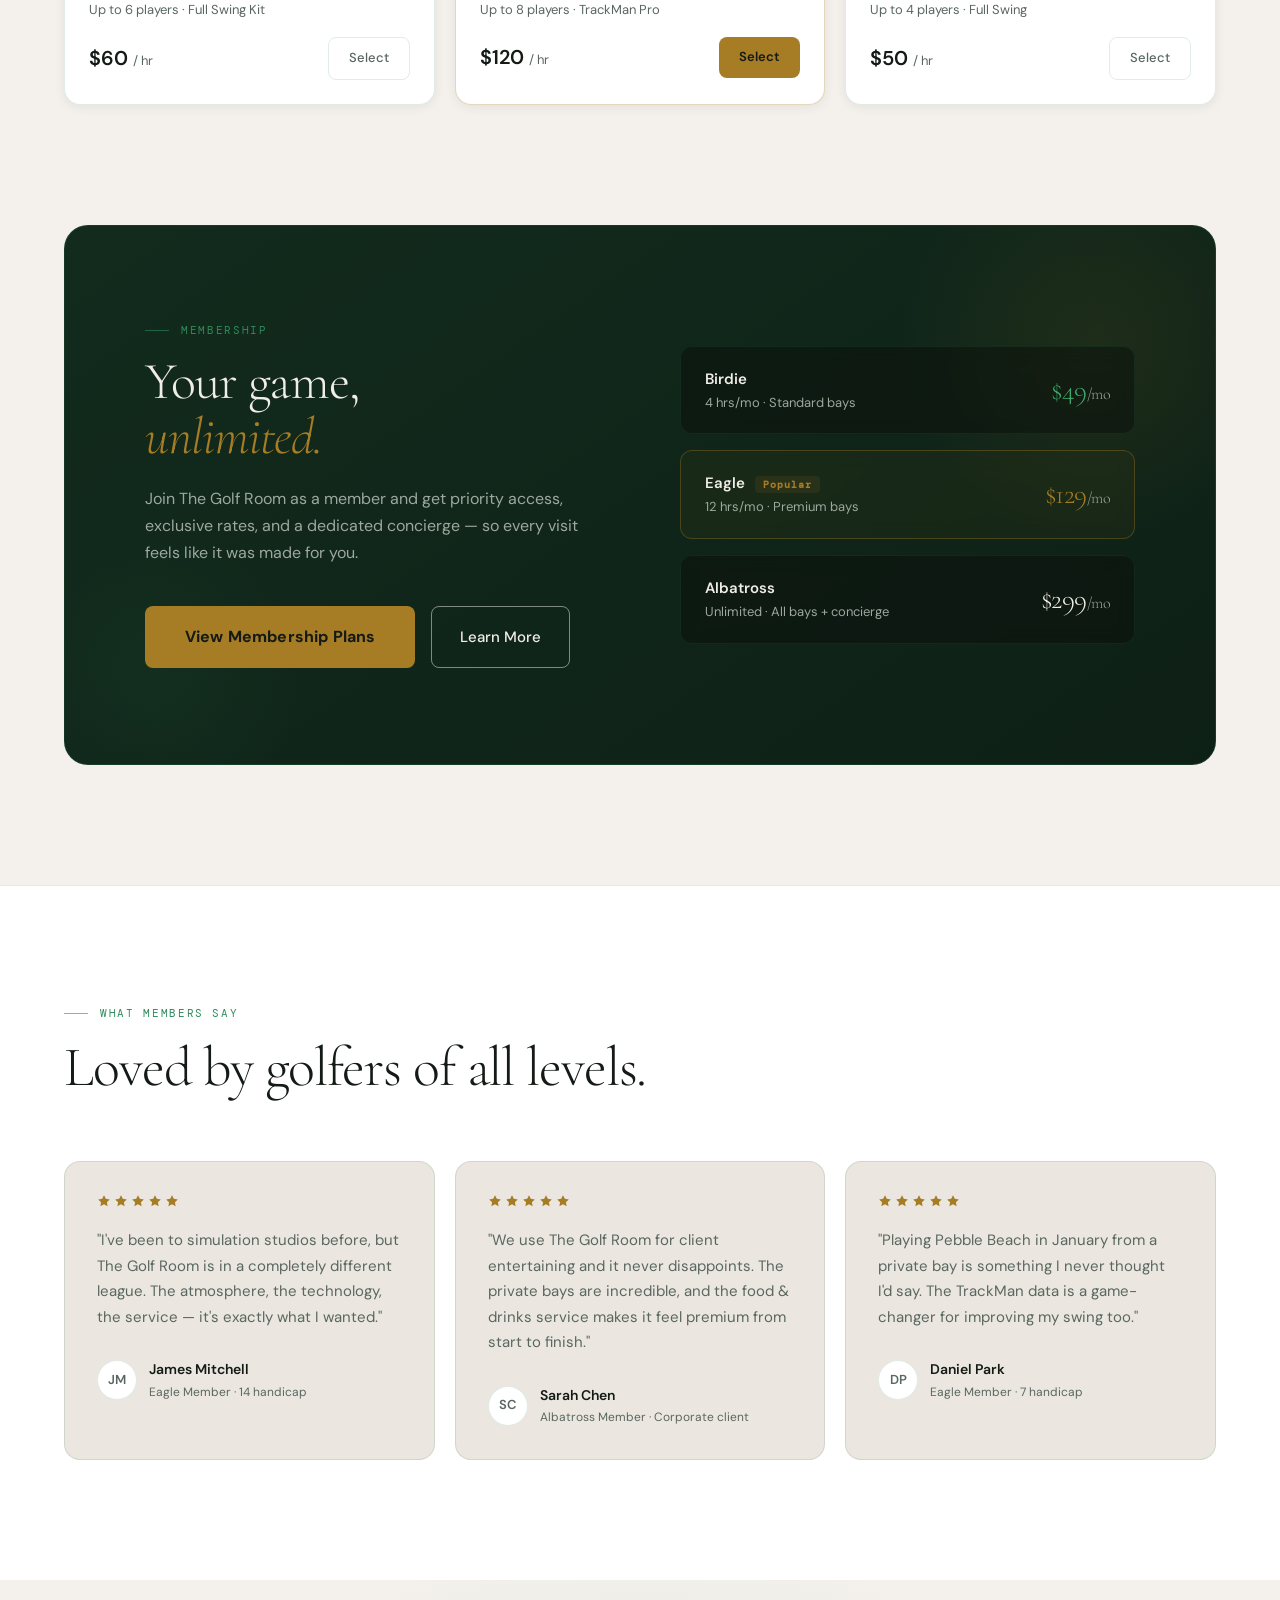
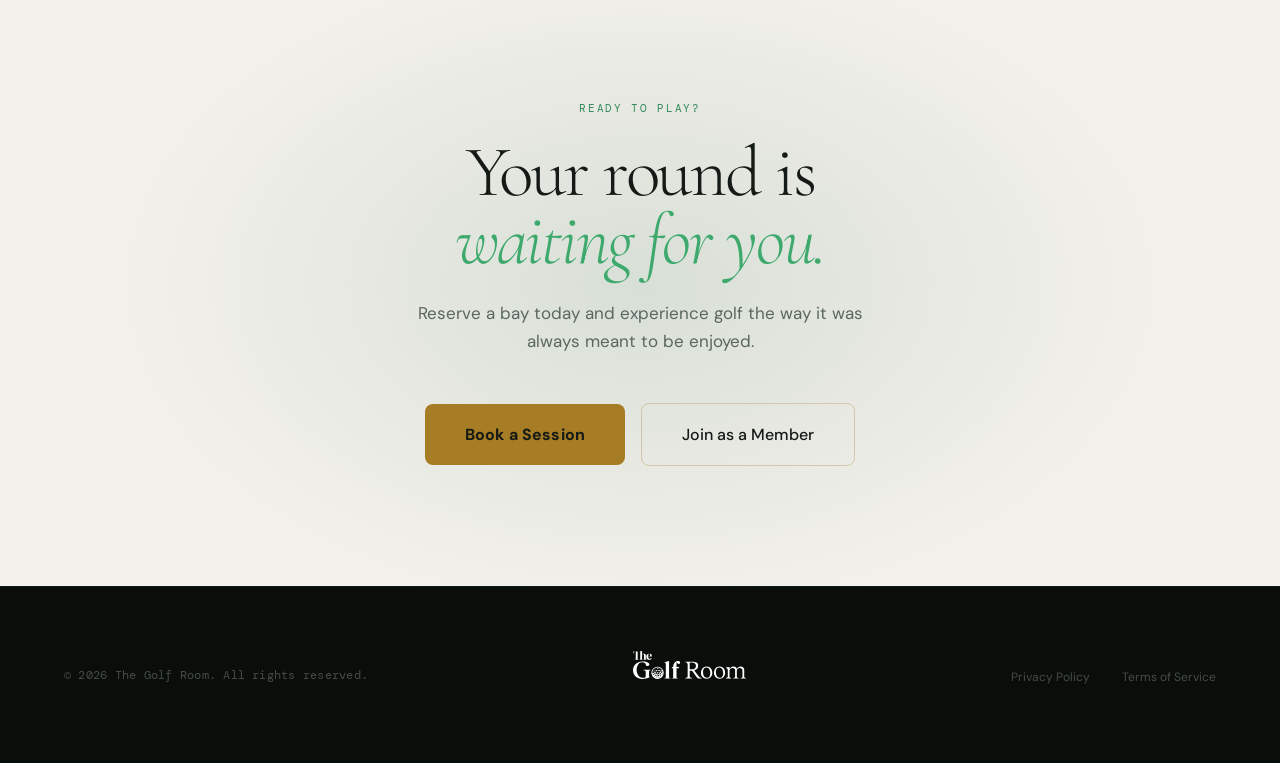
<file: pages/landing.html>
<!DOCTYPE html>
<html lang="en">
<head>
<meta charset="UTF-8">
<meta name="viewport" content="width=device-width, initial-scale=1.0">
<title>The Golf Room — Book Your Simulation Experience</title>
<link rel="icon" href="../assets/logos/mogogram-logo-light.svg" type="image/svg+xml" media="(prefers-color-scheme: light)">
<link rel="icon" href="../assets/logos/mogogram-logo-dark.svg"  type="image/svg+xml" media="(prefers-color-scheme: dark)">
<link rel="preconnect" href="https://fonts.googleapis.com">
<link rel="preconnect" href="https://fonts.gstatic.com" crossorigin>
<link href="https://fonts.googleapis.com/css2?family=Cormorant+Garamond:ital,wght@0,300;0,400;0,500;0,600;1,300;1,400&family=DM+Sans:wght@300;400;500;600&family=DM+Mono:wght@400;500&display=swap" rel="stylesheet">
<style>
  *, *::before, *::after { box-sizing: border-box; margin: 0; padding: 0; }

  /* ===== DESIGN TOKENS — LIGHT MODE (default) ===== */
  :root {
    --color-bg-base:       #F4F1EC;
    --color-bg-surface:    #FFFFFF;
    --color-bg-elevated:   #EBE7E0;
    --color-bg-overlay:    rgba(244,241,236,0.94);

    --color-green-primary: #1B6844;
    --color-green-light:   #2F8A5A;
    --color-green-vivid:   #3DA96C;
    --color-green-subtle:  rgba(27,104,68,0.08);

    --color-gold:          #A67C24;
    --color-gold-light:    #C4982E;

    --color-text-primary:  #141A16;
    --color-text-secondary:#596760;
    --color-text-inverse:  #F4F1EC;

    --color-border:        rgba(27,104,68,0.13);
    --color-border-strong: rgba(166,124,36,0.3);

    --color-shadow:        0 2px 12px rgba(0,0,0,0.07);
    --color-shadow-lg:     0 8px 40px rgba(0,0,0,0.11);

    --color-feature-num:   rgba(20,26,22,0.04);
    --color-icon-bg:       rgba(27,104,68,0.09);
    --color-icon-border:   rgba(47,138,90,0.22);
    --color-hero-glow:     rgba(27,104,68,0.13);
    --color-hero-glow2:    rgba(61,169,108,0.07);
    --color-grid-line:     rgba(27,104,68,0.06);
    --color-scroll-end:    rgba(27,104,68,0.35);

    --font-display: 'Cormorant Garamond', Georgia, serif;
    --font-body:    'DM Sans', system-ui, sans-serif;
    --font-mono:    'DM Mono', monospace;
  }

  /* ===== DARK MODE ===== */
  [data-theme="dark"] {
    --color-bg-base:       #0A0E0B;
    --color-bg-surface:    #111714;
    --color-bg-elevated:   #1A211E;
    --color-bg-overlay:    rgba(10,14,11,0.9);

    --color-green-primary: #1B6844;
    --color-green-light:   #3DA96C;
    --color-green-vivid:   #3DA96C;
    --color-green-subtle:  rgba(27,104,68,0.2);

    --color-gold:          #C9A84C;
    --color-gold-light:    #E2C17A;

    --color-text-primary:  #F0EDE6;
    --color-text-secondary:#9DA89E;
    --color-text-inverse:  #141A16;

    --color-border:        rgba(47,138,90,0.80);
    --color-border-strong: rgba(201,168,76,0.60);

    --color-shadow:        0 2px 12px rgba(0,0,0,0.35);
    --color-shadow-lg:     0 8px 40px rgba(0,0,0,0.55);

    --color-feature-num:   rgba(240,237,230,0.04);
    --color-icon-bg:       rgba(27,104,68,0.2);
    --color-icon-border:   rgba(47,138,90,0.22);
    --color-hero-glow:     rgba(27,104,68,0.24);
    --color-hero-glow2:    rgba(47,138,90,0.08);
    --color-grid-line:     rgba(47,138,90,0.04);
    --color-scroll-end:    rgba(47,138,90,0.4);
  }

  html { scroll-behavior: smooth; }

  body {
    background: var(--color-bg-base);
    color: var(--color-text-primary);
    font-family: var(--font-body);
    line-height: 1.6;
    overflow-x: hidden;
    transition: background 0.3s ease, color 0.3s ease;
  }

  /* ===== NAV ===== */
  nav {
    position: fixed;
    top: 0; left: 0; right: 0;
    z-index: 100;
    display: flex;
    align-items: center;
    justify-content: space-between;
    padding: 0 64px;
    height: 72px;
    background: var(--color-bg-overlay);
    backdrop-filter: blur(20px);
    -webkit-backdrop-filter: blur(20px);
    border-bottom: 1px solid var(--color-border);
    box-shadow: var(--color-shadow);
    transition: background 0.3s ease, border-color 0.3s ease;
  }

  .nav-logo { display: flex; align-items: center; }
  .nav-logo img { width: auto; }
  .logo-full { height: 32px; display: block; }
  .logo-badge { height: 36px; display: none; }
  .logo-dark { display: none; }
  [data-theme="dark"] .logo-full.logo-light { display: none; }
  [data-theme="dark"] .logo-full.logo-dark { display: block; }
  @media (max-width: 640px) {
    .logo-full { display: none !important; }
    .logo-badge.logo-light { display: block; }
  }
  @media (max-width: 640px) {
    [data-theme="dark"] .logo-badge.logo-light { display: none; }
    [data-theme="dark"] .logo-badge.logo-dark { display: block; }
  }

  .nav-actions { display: flex; align-items: center; gap: 12px; }

  /* Theme toggle button */
  .theme-toggle {
    position: fixed; bottom: 24px; right: 24px;
    width: 44px; height: 44px;
    background: var(--color-bg-surface);
    border: 1px solid var(--color-border); border-radius: 50%;
    display: flex; align-items: center; justify-content: center;
    cursor: pointer; color: var(--color-text-secondary);
    box-shadow: 0 4px 16px rgba(0,0,0,0.12);
    transition: all 0.2s; z-index: 50;
  }
  .theme-toggle:hover { border-color: var(--color-green-light); color: var(--color-green-light); box-shadow: 0 4px 24px rgba(0,0,0,0.18); }

  /* ===== BUTTONS ===== */
  .btn {
    display: inline-flex; align-items: center; justify-content: center; gap: 8px;
    font-family: var(--font-body); font-weight: 500;
    border: none; cursor: pointer; text-decoration: none;
    white-space: nowrap; transition: all 0.2s ease;
  }

  .btn-primary {
    background: var(--color-gold);
    color: #141A16;
    font-weight: 600; padding: 14px 28px; border-radius: 8px; font-size: 14px;
  }
  .btn-primary:hover { background: var(--color-gold-light); }

  .btn-primary-lg {
    background: var(--color-gold);
    color: #141A16;
    font-weight: 700; padding: 18px 40px; border-radius: 8px; font-size: 16px; letter-spacing: 0.01em;
  }
  .btn-primary-lg:hover { background: var(--color-gold-light); }

  .btn-secondary-lg {
    background: transparent;
    color: var(--color-text-primary);
    font-weight: 500; padding: 18px 40px; border-radius: 8px; font-size: 16px;
    border: 1.5px solid var(--color-border-strong);
  }
  .btn-secondary-lg:hover { background: rgba(166,124,36,0.08); border-color: var(--color-gold); }

  .btn-ghost {
    background: transparent;
    color: var(--color-text-secondary);
    padding: 12px 20px; border-radius: 8px; font-size: 14px;
    border: 1.5px solid var(--color-border);
    transition: border-color 0.2s, color 0.2s;
  }
  .btn-ghost:hover { border-color: var(--color-green-light); color: var(--color-green-light); }

  /* ===== FOCUS VISIBLE ===== */
  *:focus-visible { outline: 2px solid var(--color-green-vivid); outline-offset: 2px; }
  button:focus-visible, a:focus-visible { outline: 2px solid var(--color-green-vivid); outline-offset: 2px; }

  /* ===== SKIP LINK ===== */
  .skip-link { position: absolute; left: -9999px; top: var(--space-4); z-index: 9999; }
  .skip-link:focus-visible { left: var(--space-4); background: var(--color-green-primary); color: var(--color-text-inverse); padding: var(--space-2) var(--space-4); border-radius: var(--radius-sm); text-decoration: none; font-size: 14px; font-weight: 600; }

  /* ===== HERO ===== */
  .hero {
    min-height: 100vh;
    position: relative;
    display: flex;
    align-items: center;
    overflow: hidden;
  }

  .hero-bg {
    position: absolute; inset: 0;
    background:
      radial-gradient(ellipse 75% 60% at 55% 45%, var(--color-hero-glow) 0%, transparent 60%),
      radial-gradient(ellipse 45% 50% at 8%  75%, var(--color-hero-glow2) 0%, transparent 50%),
      radial-gradient(ellipse 35% 55% at 85% 15%, rgba(166,124,36,0.06) 0%, transparent 50%),
      var(--color-bg-base);
    transition: background 0.3s ease;
  }

  .hero-grid {
    position: absolute; inset: 0;
    background-image:
      linear-gradient(var(--color-grid-line) 1px, transparent 1px),
      linear-gradient(90deg, var(--color-grid-line) 1px, transparent 1px);
    background-size: 80px 80px;
    mask-image: radial-gradient(ellipse at center, black 30%, transparent 75%);
  }

  /* Right-side visual panel — always dark forest, image placeholder */
  .hero-visual {
    position: absolute; right: 0; top: 0; bottom: 0; width: 52%;
    background: #0E1E14;
    display: flex; align-items: center; justify-content: center;
    border-left: 1px solid rgba(47,138,90,0.15);
  }


  .hero-visual-placeholder {
    display: flex; flex-direction: column; align-items: center; gap: 12px;
    position: relative; z-index: 0;
  }

  .hero-visual-placeholder-box {
    width: 400px; height: 300px;
    border: 2px dashed rgba(255,255,255,0.1);
    border-radius: 16px;
    display: flex; align-items: center; justify-content: center;
    background: rgba(255,255,255,0.02);
  }

  .hero-visual-placeholder-text {
    font-family: var(--font-mono); font-size: 11px;
    letter-spacing: 0.1em; text-transform: uppercase;
    color: rgba(255,255,255,0.18);
  }

  .hero-content {
    position: relative; z-index: 2;
    padding: 0 64px; max-width: 760px;
  }

  .hero-eyebrow {
    display: inline-flex; align-items: center; gap: 10px;
    font-family: var(--font-mono); font-size: 11px;
    letter-spacing: 0.15em; text-transform: uppercase;
    color: var(--color-green-light); margin-bottom: 28px;
  }

  .hero-eyebrow-line {
    width: 32px; height: 1px;
    background: var(--color-green-light); opacity: 0.6;
  }

  .hero-title {
    font-family: var(--font-display);
    font-size: 88px; font-weight: 300;
    letter-spacing: -0.03em; line-height: 0.95;
    color: var(--color-text-primary); margin-bottom: 32px;
  }

  .hero-title em { font-style: italic; color: var(--color-green-vivid); }

  .hero-subtitle {
    font-size: 18px; font-weight: 300; line-height: 1.65;
    color: var(--color-text-secondary); max-width: 480px; margin-bottom: 48px;
  }

  .hero-actions { display: flex; align-items: center; gap: 16px; margin-bottom: 64px; }

  .hero-stats { display: flex; align-items: center; }

  .hero-stat {
    padding-right: 40px;
    border-right: 1px solid var(--color-border);
  }
  .hero-stat:last-child { border-right: none; padding-right: 0; }
  .hero-stat:not(:first-child) { padding-left: 40px; }

  .hero-stat-number {
    font-family: var(--font-display);
    font-size: 36px; font-weight: 300;
    letter-spacing: -0.02em; color: var(--color-text-primary);
    line-height: 1; margin-bottom: 4px;
  }

  .hero-stat-label {
    font-family: var(--font-mono); font-size: 11px;
    letter-spacing: 0.1em; text-transform: uppercase;
    color: var(--color-text-secondary);
  }

  .scroll-indicator {
    position: absolute; bottom: 40px; left: 64px;
    display: flex; align-items: center; gap: 12px;
    font-family: var(--font-mono); font-size: 10px;
    letter-spacing: 0.12em; text-transform: uppercase;
    color: var(--color-text-secondary); opacity: 0.55; z-index: 2;
  }

  .scroll-line {
    width: 1px; height: 40px;
    background: linear-gradient(to bottom, var(--color-scroll-end), transparent);
  }

  /* ===== QUICK BOOKING BAR ===== */
  .booking-bar-wrap { padding: 0 64px; margin-top: -40px; position: relative; z-index: 10; }

  .booking-bar {
    background: var(--color-bg-surface);
    border: 1px solid var(--color-border);
    border-radius: 16px; padding: 28px 32px;
    display: grid; grid-template-columns: 1fr 1fr 1fr 1fr auto;
    gap: 24px; align-items: end;
    box-shadow: var(--color-shadow-lg);
  }

  .booking-bar-field { display: flex; flex-direction: column; gap: 8px; }

  .booking-bar-label {
    font-family: var(--font-mono); font-size: 10px;
    letter-spacing: 0.12em; text-transform: uppercase;
    color: var(--color-text-secondary);
  }

  .booking-bar-input {
    background: var(--color-bg-elevated);
    border: 1px solid var(--color-border);
    border-radius: 8px; padding: 12px 16px;
    font-family: var(--font-body); font-size: 15px;
    color: var(--color-text-primary); width: 100%;
    outline: none; transition: border-color 0.2s;
  }
  .booking-bar-input:focus { border-color: var(--color-green-light); }
  .booking-bar-input::placeholder { color: var(--color-text-secondary); opacity: 0.45; }

  /* ===== SHARED SECTION STYLES ===== */
  .section { padding: 120px 64px; }

  .section-eyebrow {
    font-family: var(--font-mono); font-size: 11px;
    letter-spacing: 0.15em; text-transform: uppercase;
    color: var(--color-green-light); margin-bottom: 16px;
    display: flex; align-items: center; gap: 12px;
  }

  .eyebrow-line {
    display: inline-block; width: 24px; height: 1px;
    background: var(--color-green-light); opacity: 0.6;
  }

  .section-title {
    font-family: var(--font-display);
    font-size: 56px; font-weight: 300;
    letter-spacing: -0.02em; line-height: 1.05;
    color: var(--color-text-primary); margin-bottom: 20px; max-width: 640px;
  }

  .section-subtitle {
    font-size: 17px; font-weight: 300; line-height: 1.65;
    color: var(--color-text-secondary); max-width: 560px; margin-bottom: 64px;
  }

  /* ===== FEATURES ===== */
  .features-grid { display: grid; grid-template-columns: repeat(3, 1fr); gap: 2px; }

  .feature-card {
    background: var(--color-bg-surface);
    padding: 48px 40px; position: relative; overflow: hidden;
  }
  .feature-card:first-child { border-radius: 16px 0 0 16px; }
  .feature-card:last-child  { border-radius: 0 16px 16px 0; }
  .feature-card::before {
    content: ''; position: absolute; top: 0; left: 0; right: 0;
    height: 1px; background: var(--color-border);
  }

  .feature-number {
    font-family: var(--font-display); font-size: 80px; font-weight: 300;
    color: var(--color-feature-num);
    line-height: 1; margin-bottom: 32px; letter-spacing: -0.03em;
  }

  .feature-icon-box {
    width: 48px; height: 48px;
    background: var(--color-icon-bg);
    border: 1px solid var(--color-icon-border);
    border-radius: 12px;
    display: flex; align-items: center; justify-content: center;
    font-size: 22px; margin-bottom: 24px;
    color: var(--color-green-light);
  }

  .feature-title {
    font-size: 20px; font-weight: 600;
    color: var(--color-text-primary); margin-bottom: 12px; letter-spacing: -0.01em;
  }

  .feature-desc { font-size: 15px; line-height: 1.65; color: var(--color-text-secondary); }

  /* ===== HOW IT WORKS ===== */
  .how-section {
    background: var(--color-bg-surface);
    padding: 120px 64px; position: relative; overflow: hidden;
  }
  .how-section::before {
    content: ''; position: absolute; top: 0; left: 0; right: 0;
    height: 1px; background: var(--color-border);
  }
  .how-section::after {
    content: ''; position: absolute; bottom: 0; left: 0; right: 0;
    height: 1px; background: var(--color-border);
  }

  .steps-grid {
    display: grid; grid-template-columns: repeat(3, 1fr);
    gap: 64px; margin-top: 80px; position: relative;
  }

  .step-item { display: flex; flex-direction: column; gap: 24px; }

  .step-num {
    width: 56px; height: 56px; border-radius: 50%;
    background: var(--color-bg-elevated);
    border: 1px solid var(--color-border-strong);
    display: flex; align-items: center; justify-content: center;
    font-family: var(--font-display); font-size: 24px; font-weight: 400;
    color: var(--color-gold);
  }

  .step-title { font-size: 20px; font-weight: 600; color: var(--color-text-primary); letter-spacing: -0.01em; }
  .step-desc  { font-size: 15px; line-height: 1.65; color: var(--color-text-secondary); }

  /* ===== BAYS ===== */
  .bays-section { padding: 120px 64px; }

  .bays-header { display: flex; justify-content: space-between; align-items: flex-end; margin-bottom: 56px; }

  .bays-grid { display: grid; grid-template-columns: repeat(3, 1fr); gap: 20px; }

  .bay-preview-card {
    background: var(--color-bg-surface);
    border: 1px solid var(--color-border);
    border-radius: 16px; overflow: hidden;
    box-shadow: var(--color-shadow);
    transition: box-shadow 0.2s, border-color 0.2s;
    cursor: pointer;
  }
  .bay-preview-card:hover { box-shadow: var(--color-shadow-lg); border-color: var(--color-green-light); }

  .bay-preview-image {
    width: 100%; height: 220px;
    background: linear-gradient(145deg, #18382A 0%, #12281C 50%, #0E1E14 100%);
    position: relative; display: flex; align-items: center;
    justify-content: center; overflow: hidden;
  }
  .bay-preview-image::before {
    content: ''; position: absolute; inset: 0;
    background: linear-gradient(180deg, transparent 50%, rgba(10,14,11,0.75) 100%);
  }

  .bay-preview-image-placeholder {
    font-family: var(--font-mono); font-size: 10px;
    letter-spacing: 0.1em; text-transform: uppercase;
    color: rgba(255,255,255,0.18); position: relative; z-index: 1;
  }

  .bay-preview-body { padding: 24px; }
  .bay-preview-top { display: flex; justify-content: space-between; align-items: flex-start; margin-bottom: 10px; }
  .bay-preview-name { font-size: 17px; font-weight: 600; color: var(--color-text-primary); }
  .bay-preview-players { font-size: 13px; color: var(--color-text-secondary); margin-bottom: 16px; }
  .bay-preview-bottom { display: flex; justify-content: space-between; align-items: center; }
  .bay-price { font-size: 20px; font-weight: 600; color: var(--color-text-primary); }
  .bay-price-unit { font-size: 13px; font-weight: 400; color: var(--color-text-secondary); }

  .badge {
    display: inline-flex; align-items: center; gap: 5px;
    font-family: var(--font-mono); font-size: 10px;
    letter-spacing: 0.08em; text-transform: uppercase;
    padding: 4px 10px; border-radius: 4px;
  }
  .badge-available {
    background: rgba(47,138,90,0.1);
    color: var(--color-green-light);
    border: 1px solid rgba(47,138,90,0.25);
  }
  .badge-premium {
    background: rgba(166,124,36,0.09);
    color: var(--color-gold);
    border: 1px solid rgba(166,124,36,0.25);
  }
  .badge-dot { width: 5px; height: 5px; border-radius: 50%; background: currentColor; }

  /* ===== MEMBERSHIP — always dark-green contrast section ===== */
  .membership-section {
    margin: 0 64px 120px;
    background: linear-gradient(145deg, #122B1D 0%, #0E2016 100%);
    border: 1px solid rgba(47,138,90,0.2);
    border-radius: 24px; padding: 96px 80px;
    position: relative; overflow: hidden;
  }
  .membership-section::before {
    content: ''; position: absolute; top: -80px; right: -80px;
    width: 400px; height: 400px;
    background: radial-gradient(circle, rgba(166,124,36,0.1) 0%, transparent 70%);
    pointer-events: none;
  }
  .membership-section::after {
    content: ''; position: absolute; bottom: -60px; left: -60px;
    width: 300px; height: 300px;
    background: radial-gradient(circle, rgba(47,138,90,0.08) 0%, transparent 70%);
    pointer-events: none;
  }

  .membership-inner {
    display: grid; grid-template-columns: 1fr 1fr; gap: 80px;
    align-items: center; position: relative; z-index: 1;
  }

  .membership-title {
    font-family: var(--font-display); font-size: 52px; font-weight: 300;
    letter-spacing: -0.02em; line-height: 1.05;
    color: #F0EDE6; margin-bottom: 20px;
  }
  .membership-title em { font-style: italic; color: var(--color-gold); }

  .membership-desc { font-size: 16px; line-height: 1.7; color: #9DA89E; margin-bottom: 40px; }

  .membership-tiers { display: flex; flex-direction: column; gap: 16px; }

  .tier-row {
    display: flex; align-items: center; justify-content: space-between;
    padding: 20px 24px;
    background: rgba(10,14,11,0.5);
    border: 1px solid rgba(47,138,90,0.15);
    border-radius: 12px; backdrop-filter: blur(8px);
  }
  .tier-row-highlight {
    border-color: rgba(166,124,36,0.35);
    background: rgba(166,124,36,0.05);
  }

  .tier-name  { font-size: 15px; font-weight: 600; color: #F0EDE6; margin-bottom: 2px; }
  .tier-desc  { font-size: 13px; color: #9DA89E; }
  .tier-price { font-family: var(--font-display); font-size: 28px; font-weight: 300; letter-spacing: -0.02em; }
  .tier-price-green { color: var(--color-green-vivid); }
  .tier-price-gold  { color: var(--color-gold); }
  .tier-price-white { color: #F0EDE6; }

  /* ===== TESTIMONIALS ===== */
  .testimonials-section {
    padding: 120px 64px;
    background: var(--color-bg-surface);
    position: relative;
  }
  .testimonials-section::before {
    content: ''; position: absolute; top: 0; left: 0; right: 0;
    height: 1px; background: var(--color-border);
  }

  .testimonials-grid { display: grid; grid-template-columns: repeat(3, 1fr); gap: 20px; margin-top: 64px; }

  .testimonial-card {
    background: var(--color-bg-elevated);
    border: 1px solid var(--color-border);
    border-radius: 16px; padding: 32px;
  }

  .testimonial-quote {
    font-family: var(--font-display); font-size: 56px; line-height: 0.5;
    color: var(--color-green-primary); margin-bottom: 20px; opacity: 0.45;
  }

  .testimonial-text { font-size: 15px; line-height: 1.7; color: var(--color-text-secondary); margin-bottom: 28px; }

  .testimonial-author { display: flex; align-items: center; gap: 12px; }

  .testimonial-avatar {
    width: 40px; height: 40px; border-radius: 50%;
    background: var(--color-bg-surface);
    border: 1.5px solid var(--color-border);
    display: flex; align-items: center; justify-content: center;
    font-size: 13px; font-weight: 600;
    color: var(--color-text-secondary); flex-shrink: 0;
  }

  .testimonial-name { font-size: 14px; font-weight: 600; color: var(--color-text-primary); }
  .testimonial-role { font-size: 12px; color: var(--color-text-secondary); margin-top: 2px; }

  .stars { display: flex; gap: 3px; margin-bottom: 20px; align-items: center; }
  .star  { color: var(--color-gold); display: inline-flex; }

  /* ===== CTA ===== */
  .cta-section {
    padding: 120px 64px; text-align: center;
    position: relative; overflow: hidden;
  }
  .cta-section::before {
    content: ''; position: absolute; inset: 0;
    background: radial-gradient(ellipse 60% 80% at 50% 50%, var(--color-hero-glow) 0%, transparent 70%);
  }

  .cta-eyebrow {
    font-family: var(--font-mono); font-size: 11px;
    letter-spacing: 0.15em; text-transform: uppercase;
    color: var(--color-green-light); margin-bottom: 20px;
    position: relative; z-index: 1;
  }

  .cta-title {
    font-family: var(--font-display); font-size: 72px; font-weight: 300;
    letter-spacing: -0.03em; line-height: 0.95;
    color: var(--color-text-primary); margin-bottom: 24px;
    position: relative; z-index: 1;
  }
  .cta-title em { font-style: italic; color: var(--color-green-vivid); }

  .cta-subtitle {
    font-size: 17px; color: var(--color-text-secondary);
    max-width: 480px; margin: 0 auto 48px; line-height: 1.65;
    position: relative; z-index: 1;
  }

  .cta-actions {
    display: flex; align-items: center; justify-content: center; gap: 16px;
    position: relative; z-index: 1;
  }

  /* ===== FOOTER — always dark ===== */
  footer {
    background: #0A0E0B;
    border-top: 1px solid rgba(47,138,90,0.12);
    padding: 64px;
  }

  .footer-top {
    display: grid; grid-template-columns: 2fr 1fr 1fr 1fr;
    gap: 60px; margin-bottom: 60px; padding-bottom: 60px;
    border-bottom: 1px solid rgba(47,138,90,0.1);
  }

  .footer-logo {
    display: flex; align-items: center; margin-bottom: 20px;
  }
  .footer-logo img { height: 28px; width: auto; }

  .footer-desc { font-size: 14px; line-height: 1.7; color: #9DA89E; max-width: 280px; }

  .footer-col-title {
    font-family: var(--font-mono); font-size: 10px;
    letter-spacing: 0.12em; text-transform: uppercase;
    color: #9DA89E; margin-bottom: 20px;
  }

  .footer-links { list-style: none; display: flex; flex-direction: column; gap: 12px; }
  .footer-link { font-size: 14px; color: rgba(157,168,158,0.65); text-decoration: none; }
  .footer-link:hover { color: rgba(157,168,158,0.9); }

  .footer-bottom { display: flex; justify-content: space-between; align-items: center; }
  .footer-copy { font-family: var(--font-mono); font-size: 12px; color: rgba(157,168,158,0.4); letter-spacing: 0.02em; }
  .footer-legal { display: flex; gap: 32px; list-style: none; }
  .footer-legal a { font-size: 12px; color: rgba(157,168,158,0.4); text-decoration: none; }

  /* ===== RESPONSIVE ===== */
  @media (max-width: 1024px) {
    nav { padding: 0 32px; }
    .hero-content { padding: 0 32px; max-width: 100%; }
    .hero-visual { display: none; }
    .booking-bar-wrap { padding: 0 32px; margin-top: -20px; }
    .booking-bar { grid-template-columns: 1fr 1fr; }
    .section { padding: 80px 32px; }
    .how-section { padding: 80px 32px; }
    .bays-section { padding: 80px 32px; }
    .features-grid { grid-template-columns: 1fr; gap: 0; }
    .feature-card:first-child { border-radius: 16px 16px 0 0; }
    .feature-card:last-child { border-radius: 0 0 16px 16px; }
    .steps-grid { grid-template-columns: 1fr; gap: 40px; }
    .steps-grid::before { display: none; }
    .bays-grid { grid-template-columns: 1fr; }
    .membership-inner { grid-template-columns: minmax(0, 1fr); gap: 40px; }
    .testimonials-grid { grid-template-columns: 1fr; }
    .footer-top { grid-template-columns: 1fr 1fr; gap: 40px; }
    footer { padding: 48px 32px; }
    .membership-section { margin: 0 32px 80px; padding: 64px 40px; }
    .hero-title { font-size: 64px; }
    .cta-title { font-size: 52px; }
  }
  @media (max-width: 640px) {
    nav { padding: 0 20px; }
    .booking-bar { grid-template-columns: 1fr; }
    .section { padding: 60px 20px; }
    .hero-title { font-size: 48px; }
    .section-title { font-size: 36px; }
    .hero-content { padding: 0 20px; }
    .hero-actions { flex-direction: column; align-items: flex-start; }
    .footer-top { grid-template-columns: 1fr; }
    .membership-section { margin: 0 20px 60px; padding: 48px 28px; }
    .cta-title { font-size: 40px; }
    .cta-actions { flex-direction: column; align-items: center; }
    .membership-title { font-size: 36px; }
  }
  @media (prefers-reduced-motion: reduce) {
    *, *::before, *::after { transition: none !important; animation: none !important; }
  }

  /* ===== AUTH MODAL ===== */
  .modal-overlay {
    position: fixed; inset: 0;
    background: rgba(10,14,11,0.55);
    backdrop-filter: blur(6px);
    -webkit-backdrop-filter: blur(6px);
    display: flex; align-items: center; justify-content: center;
    z-index: 200;
    opacity: 0; visibility: hidden;
    transition: opacity 0.25s ease, visibility 0.25s ease;
    padding: 16px;
  }
  .modal-overlay.open { opacity: 1; visibility: visible; }

  .modal {
    background: var(--color-bg-surface);
    border: 1px solid var(--color-border);
    border-radius: 20px;
    padding: 40px;
    width: 100%; max-width: 420px;
    box-shadow: 0 24px 64px rgba(0,0,0,0.18);
    position: relative;
    transform: translateY(12px);
    transition: transform 0.25s ease;
  }
  .modal-overlay.open .modal { transform: translateY(0); }

  .modal-close {
    position: absolute; top: 16px; right: 16px;
    width: 32px; height: 32px; border-radius: 50%;
    background: transparent; border: none;
    display: flex; align-items: center; justify-content: center;
    cursor: pointer; color: var(--color-text-secondary);
    transition: background 0.15s, color 0.15s;
  }
  .modal-close:hover { background: var(--color-bg-elevated); color: var(--color-text-primary); }

  .modal-logo {
    display: flex; align-items: center; margin-bottom: 24px;
  }
  .modal-logo img { height: 20px; width: auto; }
  .modal-logo .logo-light { display: block; }
  .modal-logo .logo-dark  { display: none; }
  [data-theme="dark"] .modal-logo .logo-light { display: none; }
  [data-theme="dark"] .modal-logo .logo-dark  { display: block; }

  .modal-tabs {
    display: flex; gap: 0;
    border-bottom: 1px solid var(--color-border);
    margin-bottom: 28px;
  }
  .modal-tab {
    flex: 1; padding: 10px 0; text-align: center;
    font-family: var(--font-body); font-size: 14px; font-weight: 500;
    color: var(--color-text-secondary); cursor: pointer;
    border: none; background: none;
    border-bottom: 2px solid transparent; margin-bottom: -1px;
    transition: color 0.2s, border-color 0.2s;
  }
  .modal-tab.active { color: var(--color-green-primary); border-bottom-color: var(--color-green-primary); }

  .modal-panel { display: none; }
  .modal-panel.active { display: block; }

  .modal-form-group { display: flex; flex-direction: column; gap: 6px; margin-bottom: 16px; }
  .modal-label {
    font-family: var(--font-mono); font-size: 10px; letter-spacing: 0.1em;
    text-transform: uppercase; color: var(--color-text-secondary);
  }
  .modal-input {
    background: var(--color-bg-surface);
    color: var(--color-text-primary);
    border: 1px solid var(--color-border);
    border-radius: 8px;
    padding: 11px 14px;
    font-family: var(--font-body); font-size: 15px;
    transition: border-color 0.2s, box-shadow 0.2s;
    width: 100%;
  }
  .modal-input:focus {
    outline: none;
    border-color: var(--color-green-light);
    box-shadow: 0 0 0 3px rgba(27,104,68,0.08);
  }
  .modal-input::placeholder { color: var(--color-text-secondary); opacity: 0.5; }

  .modal-forgot {
    display: block; text-align: right; margin-top: -8px; margin-bottom: 20px;
    font-size: 13px; color: var(--color-text-secondary); text-decoration: none;
    transition: color 0.2s;
  }
  .modal-forgot:hover { color: var(--color-green-light); }

  .modal-submit {
    width: 100%; padding: 13px;
    background: var(--color-gold); color: #141A16;
    font-family: var(--font-body); font-weight: 600; font-size: 14px;
    border: none; border-radius: 8px; cursor: pointer;
    transition: background 0.2s;
    margin-bottom: 20px;
  }
  .modal-submit:hover { background: var(--color-gold-light); }

  .modal-divider {
    display: flex; align-items: center; gap: 12px;
    margin-bottom: 16px; color: var(--color-text-secondary); font-size: 12px;
  }
  .modal-divider::before, .modal-divider::after {
    content: ''; flex: 1; height: 1px; background: var(--color-border);
  }

  .modal-switch {
    text-align: center; font-size: 13px; color: var(--color-text-secondary);
  }
  .modal-switch button {
    background: none; border: none; cursor: pointer;
    color: var(--color-green-light); font-size: 13px; font-family: var(--font-body);
    font-weight: 500; padding: 0; text-decoration: underline;
    transition: color 0.2s;
  }
  .modal-switch button:hover { color: var(--color-green-primary); }

  .modal-terms {
    font-size: 12px; color: var(--color-text-secondary);
    text-align: center; margin-top: 14px; line-height: 1.5;
  }
  .modal-terms a { color: var(--color-text-secondary); }
  .modal-terms a:hover { color: var(--color-text-primary); }

  @media (max-width: 480px) {
    .modal { padding: 28px 20px; }
  }
</style>
</head>
<body>

<a class="skip-link" href="#main-content">Skip to main content</a>

<!-- NAVIGATION -->
<nav aria-label="Main navigation">
  <a class="nav-logo" href="landing.html">
    <img class="logo-full logo-light" src="../assets/logos/the-golf-room-logo-light.svg" alt="The Golf Room" />
    <img class="logo-full logo-dark"  src="../assets/logos/the-golf-room-logo-dark.svg"  alt="The Golf Room" />
    <img class="logo-badge logo-light" src="../assets/logos/badge-logo-light.svg" alt="The Golf Room" />
    <img class="logo-badge logo-dark"  src="../assets/logos/badge-logo-dark.svg"  alt="The Golf Room" />
  </a>
  <div class="nav-actions">
    <button class="btn btn-ghost" id="signin-btn" type="button">Sign In</button>
    <a class="btn btn-primary" href="bays.html">Book Now</a>
  </div>
</nav>

<main id="main-content">

<!-- HERO -->
<section class="hero">
  <div class="hero-bg"></div>
  <div class="hero-grid"></div>

  <div class="hero-visual">
    <div class="hero-visual-placeholder">
      <div class="hero-visual-placeholder-box">
        <span class="hero-visual-placeholder-text">Hero Image / Video</span>
      </div>
    </div>
  </div>

  <div class="hero-content">
    <div class="hero-eyebrow">
      <span class="hero-eyebrow-line"></span>
      Golf Simulation &middot; Premium Experience
    </div>
    <h1 class="hero-title">Play <em>any</em><br>course in<br>the world.</h1>
    <p class="hero-subtitle">The Golf Room brings the world's most iconic courses to you — with tour-level simulation technology in a private, immersive setting.</p>
    <div class="hero-actions">
      <a class="btn btn-primary-lg" href="bays.html">Book a Session</a>
      <a class="btn btn-secondary-lg" href="bays.html">Explore Bays</a>
    </div>
    <div class="hero-stats">
      <div class="hero-stat">
        <div class="hero-stat-number">100+</div>
        <div class="hero-stat-label">World Courses</div>
      </div>
      <div class="hero-stat">
        <div class="hero-stat-number">8</div>
        <div class="hero-stat-label">Private Bays</div>
      </div>
      <div class="hero-stat">
        <div class="hero-stat-number">4K</div>
        <div class="hero-stat-label">Ultra HD Display</div>
      </div>
    </div>
  </div>

  <div class="scroll-indicator">
    <div class="scroll-line"></div>
    Scroll
  </div>
</section>

<!-- QUICK BOOKING BAR -->
<div class="booking-bar-wrap">
  <div class="booking-bar">
    <div class="booking-bar-field">
      <span class="booking-bar-label">Date</span>
      <input class="booking-bar-input" type="text" placeholder="Select date" aria-label="Date">
    </div>
    <div class="booking-bar-field">
      <span class="booking-bar-label">Time</span>
      <input class="booking-bar-input" type="text" placeholder="Select time" aria-label="Time">
    </div>
    <div class="booking-bar-field">
      <span class="booking-bar-label">Players</span>
      <input class="booking-bar-input" type="text" placeholder="1 – 8 players" aria-label="Number of players">
    </div>
    <div class="booking-bar-field">
      <span class="booking-bar-label">Duration</span>
      <input class="booking-bar-input" type="text" placeholder="1 hr, 2 hrs…" aria-label="Duration">
    </div>
    <a class="btn btn-primary-lg" href="bays.html" style="padding: 14px 32px; font-size:14px; align-self:stretch; border-radius:8px;">Check Availability</a>
  </div>
</div>

<!-- FEATURES -->
<section class="section">
  <div class="section-eyebrow"><span class="eyebrow-line"></span>The Experience</div>
  <h2 class="section-title">Everything you need for the perfect round.</h2>
  <p class="section-subtitle">The Golf Room is designed for players who demand more — from the technology to the atmosphere.</p>

  <div class="features-grid">
    <div class="feature-card">
      <div class="feature-number">01</div>
      <div class="feature-icon-box"><svg width="22" height="22" viewBox="0 0 24 24" fill="none" stroke="currentColor" stroke-width="1.75" stroke-linecap="round" stroke-linejoin="round"><circle cx="12" cy="12" r="10"/><circle cx="12" cy="12" r="6"/><circle cx="12" cy="12" r="2"/></svg></div>
      <h3 class="feature-title">Tour-Level Simulation</h3>
      <p class="feature-desc">Powered by Full Swing and TrackMan technology — the same systems used by PGA Tour professionals. Every swing, measured with precision.</p>
    </div>
    <div class="feature-card">
      <div class="feature-number">02</div>
      <div class="feature-icon-box"><svg width="22" height="22" viewBox="0 0 24 24" fill="none" stroke="currentColor" stroke-width="1.75" stroke-linecap="round" stroke-linejoin="round"><circle cx="12" cy="12" r="10"/><line x1="2" y1="12" x2="22" y2="12"/><path d="M12 2a15.3 15.3 0 0 1 4 10 15.3 15.3 0 0 1-4 10 15.3 15.3 0 0 1-4-10 15.3 15.3 0 0 1 4-10z"/></svg></div>
      <h3 class="feature-title">100+ World Courses</h3>
      <p class="feature-desc">Play Augusta National, Pebble Beach, St. Andrews, and more. Updated course library with new additions every month.</p>
    </div>
    <div class="feature-card">
      <div class="feature-number">03</div>
      <div class="feature-icon-box"><svg width="22" height="22" viewBox="0 0 24 24" fill="none" stroke="currentColor" stroke-width="1.75" stroke-linecap="round" stroke-linejoin="round"><line x1="4" y1="21" x2="4" y2="3"/><path d="M4 3l12 4.5-12 4.5"/></svg></div>
      <h3 class="feature-title">Private Bay Experience</h3>
      <p class="feature-desc">Each bay is fully private, climate-controlled, and equipped with premium seating, food & beverage service, and 4K display screens.</p>
    </div>
  </div>
</section>

<!-- HOW IT WORKS -->
<section class="how-section">
  <div class="section-eyebrow"><span class="eyebrow-line"></span>How It Works</div>
  <h2 class="section-title">From booking to your first swing in minutes.</h2>

  <div class="steps-grid">
    <div class="step-item">
      <div class="step-num">1</div>
      <h3 class="step-title">Choose Your Date & Bay</h3>
      <p class="step-desc">Select from our 8 private simulator bays. Filter by date, group size, and the experience level you're looking for.</p>
    </div>
    <div class="step-item">
      <div class="step-num">2</div>
      <h3 class="step-title">Pick Your Course</h3>
      <p class="step-desc">Browse 100+ iconic courses from around the world. Set the conditions — weather, tee time, difficulty — it's your round.</p>
    </div>
    <div class="step-item">
      <div class="step-num">3</div>
      <h3 class="step-title">Arrive & Play</h3>
      <p class="step-desc">Walk in, your bay is ready. Order food & drinks to the bay, and enjoy a round — whether it's competitive, casual, or a lesson.</p>
    </div>
  </div>
</section>

<!-- BAY PREVIEW -->
<section class="bays-section">
  <div class="bays-header">
    <div>
      <div class="section-eyebrow"><span class="eyebrow-line"></span>Our Bays</div>
      <h2 class="section-title" style="margin-bottom:0;">Choose your simulator.</h2>
    </div>
    <a class="btn btn-ghost" href="bays.html" style="padding:14px 24px; font-size:14px;">View All Bays &rarr;</a>
  </div>

  <div class="bays-grid">
    <div class="bay-preview-card">
      <div class="bay-preview-image">
        <span class="bay-preview-image-placeholder">Bay Image Placeholder</span>
      </div>
      <div class="bay-preview-body">
        <div class="bay-preview-top">
          <span class="badge badge-available"><span class="badge-dot"></span>Available Today</span>
        </div>
        <div class="bay-preview-name">The Highlands Bay</div>
        <div class="bay-preview-players">Up to 6 players &middot; Full Swing Kit</div>
        <div class="bay-preview-bottom">
          <div class="bay-price">$60 <span class="bay-price-unit">/ hr</span></div>
          <a class="btn btn-ghost" href="bays.html" style="padding:10px 20px; font-size:13px; border-radius:8px;">Select</a>
        </div>
      </div>
    </div>
    <div class="bay-preview-card" style="border-color: rgba(166,124,36,0.3);">
      <div class="bay-preview-image">
        <span class="bay-preview-image-placeholder">Bay Image Placeholder</span>
      </div>
      <div class="bay-preview-body">
        <div class="bay-preview-top">
          <span class="badge badge-premium">Premium Suite</span>
        </div>
        <div class="bay-preview-name">The Masters Suite</div>
        <div class="bay-preview-players">Up to 8 players &middot; TrackMan Pro</div>
        <div class="bay-preview-bottom">
          <div class="bay-price">$120 <span class="bay-price-unit">/ hr</span></div>
          <a class="btn btn-primary" href="bays.html" style="padding:10px 20px; font-size:13px; border-radius:8px;">Select</a>
        </div>
      </div>
    </div>
    <div class="bay-preview-card">
      <div class="bay-preview-image">
        <span class="bay-preview-image-placeholder">Bay Image Placeholder</span>
      </div>
      <div class="bay-preview-body">
        <div class="bay-preview-top">
          <span class="badge badge-available"><span class="badge-dot"></span>Available Today</span>
        </div>
        <div class="bay-preview-name">The Links Bay</div>
        <div class="bay-preview-players">Up to 4 players &middot; Full Swing</div>
        <div class="bay-preview-bottom">
          <div class="bay-price">$50 <span class="bay-price-unit">/ hr</span></div>
          <a class="btn btn-ghost" href="bays.html" style="padding:10px 20px; font-size:13px; border-radius:8px;">Select</a>
        </div>
      </div>
    </div>
  </div>
</section>

<!-- MEMBERSHIP TEASER -->
<section>
  <div class="membership-section">
    <div class="membership-inner">
      <div>
        <div class="section-eyebrow" style="margin-bottom:16px;"><span class="eyebrow-line"></span>Membership</div>
        <h2 class="membership-title">Your game,<br><em>unlimited.</em></h2>
        <p class="membership-desc">Join The Golf Room as a member and get priority access, exclusive rates, and a dedicated concierge — so every visit feels like it was made for you.</p>
        <div style="display:flex; gap:16px; flex-wrap:wrap;">
          <a class="btn btn-primary-lg" href="#">View Membership Plans</a>
          <a class="btn btn-secondary-lg" href="#" style="padding:16px 28px; font-size:15px; color:#F0EDE6; border-color:rgba(240,237,230,0.5);">Learn More</a>
        </div>
      </div>
      <div class="membership-tiers">
        <div class="tier-row">
          <div>
            <div class="tier-name">Birdie</div>
            <div class="tier-desc">4 hrs/mo &middot; Standard bays</div>
          </div>
          <div class="tier-price tier-price-green">$49<span style="font-size:16px; color:#9DA89E;">/mo</span></div>
        </div>
        <div class="tier-row tier-row-highlight">
          <div>
            <div class="tier-name">Eagle <span style="font-family:var(--font-mono); font-size:10px; letter-spacing:0.1em; color:var(--color-gold); background:rgba(166,124,36,0.12); padding:2px 8px; border-radius:4px; margin-left:6px; vertical-align:middle;">Popular</span></div>
            <div class="tier-desc">12 hrs/mo &middot; Premium bays</div>
          </div>
          <div class="tier-price tier-price-gold">$129<span style="font-size:16px; color:#9DA89E;">/mo</span></div>
        </div>
        <div class="tier-row">
          <div>
            <div class="tier-name">Albatross</div>
            <div class="tier-desc">Unlimited &middot; All bays + concierge</div>
          </div>
          <div class="tier-price tier-price-white">$299<span style="font-size:16px; color:#9DA89E;">/mo</span></div>
        </div>
      </div>
    </div>
  </div>
</section>

<!-- TESTIMONIALS -->
<section class="testimonials-section">
  <div class="section-eyebrow"><span class="eyebrow-line"></span>What Members Say</div>
  <h2 class="section-title">Loved by golfers of all levels.</h2>

  <div class="testimonials-grid">
    <div class="testimonial-card">
      <div class="stars"><span class="star"><svg width="14" height="14" viewBox="0 0 24 24" fill="currentColor" stroke="none"><path d="M12 2l3.09 6.26L22 9.27l-5 4.87 1.18 6.88L12 17.77l-6.18 3.25L7 14.14 2 9.27l6.91-1.01L12 2z"/></svg></span><span class="star"><svg width="14" height="14" viewBox="0 0 24 24" fill="currentColor" stroke="none"><path d="M12 2l3.09 6.26L22 9.27l-5 4.87 1.18 6.88L12 17.77l-6.18 3.25L7 14.14 2 9.27l6.91-1.01L12 2z"/></svg></span><span class="star"><svg width="14" height="14" viewBox="0 0 24 24" fill="currentColor" stroke="none"><path d="M12 2l3.09 6.26L22 9.27l-5 4.87 1.18 6.88L12 17.77l-6.18 3.25L7 14.14 2 9.27l6.91-1.01L12 2z"/></svg></span><span class="star"><svg width="14" height="14" viewBox="0 0 24 24" fill="currentColor" stroke="none"><path d="M12 2l3.09 6.26L22 9.27l-5 4.87 1.18 6.88L12 17.77l-6.18 3.25L7 14.14 2 9.27l6.91-1.01L12 2z"/></svg></span><span class="star"><svg width="14" height="14" viewBox="0 0 24 24" fill="currentColor" stroke="none"><path d="M12 2l3.09 6.26L22 9.27l-5 4.87 1.18 6.88L12 17.77l-6.18 3.25L7 14.14 2 9.27l6.91-1.01L12 2z"/></svg></span></div>
      <p class="testimonial-text">"I've been to simulation studios before, but The Golf Room is in a completely different league. The atmosphere, the technology, the service — it's exactly what I wanted."</p>
      <div class="testimonial-author">
        <div class="testimonial-avatar">JM</div>
        <div>
          <div class="testimonial-name">James Mitchell</div>
          <div class="testimonial-role">Eagle Member &middot; 14 handicap</div>
        </div>
      </div>
    </div>
    <div class="testimonial-card">
      <div class="stars"><span class="star"><svg width="14" height="14" viewBox="0 0 24 24" fill="currentColor" stroke="none"><path d="M12 2l3.09 6.26L22 9.27l-5 4.87 1.18 6.88L12 17.77l-6.18 3.25L7 14.14 2 9.27l6.91-1.01L12 2z"/></svg></span><span class="star"><svg width="14" height="14" viewBox="0 0 24 24" fill="currentColor" stroke="none"><path d="M12 2l3.09 6.26L22 9.27l-5 4.87 1.18 6.88L12 17.77l-6.18 3.25L7 14.14 2 9.27l6.91-1.01L12 2z"/></svg></span><span class="star"><svg width="14" height="14" viewBox="0 0 24 24" fill="currentColor" stroke="none"><path d="M12 2l3.09 6.26L22 9.27l-5 4.87 1.18 6.88L12 17.77l-6.18 3.25L7 14.14 2 9.27l6.91-1.01L12 2z"/></svg></span><span class="star"><svg width="14" height="14" viewBox="0 0 24 24" fill="currentColor" stroke="none"><path d="M12 2l3.09 6.26L22 9.27l-5 4.87 1.18 6.88L12 17.77l-6.18 3.25L7 14.14 2 9.27l6.91-1.01L12 2z"/></svg></span><span class="star"><svg width="14" height="14" viewBox="0 0 24 24" fill="currentColor" stroke="none"><path d="M12 2l3.09 6.26L22 9.27l-5 4.87 1.18 6.88L12 17.77l-6.18 3.25L7 14.14 2 9.27l6.91-1.01L12 2z"/></svg></span></div>
      <p class="testimonial-text">"We use The Golf Room for client entertaining and it never disappoints. The private bays are incredible, and the food & drinks service makes it feel premium from start to finish."</p>
      <div class="testimonial-author">
        <div class="testimonial-avatar">SC</div>
        <div>
          <div class="testimonial-name">Sarah Chen</div>
          <div class="testimonial-role">Albatross Member &middot; Corporate client</div>
        </div>
      </div>
    </div>
    <div class="testimonial-card">
      <div class="stars"><span class="star"><svg width="14" height="14" viewBox="0 0 24 24" fill="currentColor" stroke="none"><path d="M12 2l3.09 6.26L22 9.27l-5 4.87 1.18 6.88L12 17.77l-6.18 3.25L7 14.14 2 9.27l6.91-1.01L12 2z"/></svg></span><span class="star"><svg width="14" height="14" viewBox="0 0 24 24" fill="currentColor" stroke="none"><path d="M12 2l3.09 6.26L22 9.27l-5 4.87 1.18 6.88L12 17.77l-6.18 3.25L7 14.14 2 9.27l6.91-1.01L12 2z"/></svg></span><span class="star"><svg width="14" height="14" viewBox="0 0 24 24" fill="currentColor" stroke="none"><path d="M12 2l3.09 6.26L22 9.27l-5 4.87 1.18 6.88L12 17.77l-6.18 3.25L7 14.14 2 9.27l6.91-1.01L12 2z"/></svg></span><span class="star"><svg width="14" height="14" viewBox="0 0 24 24" fill="currentColor" stroke="none"><path d="M12 2l3.09 6.26L22 9.27l-5 4.87 1.18 6.88L12 17.77l-6.18 3.25L7 14.14 2 9.27l6.91-1.01L12 2z"/></svg></span><span class="star"><svg width="14" height="14" viewBox="0 0 24 24" fill="currentColor" stroke="none"><path d="M12 2l3.09 6.26L22 9.27l-5 4.87 1.18 6.88L12 17.77l-6.18 3.25L7 14.14 2 9.27l6.91-1.01L12 2z"/></svg></span></div>
      <p class="testimonial-text">"Playing Pebble Beach in January from a private bay is something I never thought I'd say. The TrackMan data is a game-changer for improving my swing too."</p>
      <div class="testimonial-author">
        <div class="testimonial-avatar">DP</div>
        <div>
          <div class="testimonial-name">Daniel Park</div>
          <div class="testimonial-role">Eagle Member &middot; 7 handicap</div>
        </div>
      </div>
    </div>
  </div>
</section>

<!-- CTA -->
<section class="cta-section">
  <p class="cta-eyebrow">Ready to Play?</p>
  <h2 class="cta-title">Your round is<br><em>waiting for you.</em></h2>
  <p class="cta-subtitle">Reserve a bay today and experience golf the way it was always meant to be enjoyed.</p>
  <div class="cta-actions">
    <a class="btn btn-primary-lg" href="bays.html">Book a Session</a>
    <a class="btn btn-secondary-lg" href="bays.html">Join as a Member</a>
  </div>
</section>

</main>

<!-- FOOTER -->
<footer>
  <div class="footer-bottom">
    <p class="footer-copy">&copy; 2026 The Golf Room. All rights reserved.</p>
    <div class="footer-logo"><img src="../assets/logos/the-golf-room-logo-dark.svg" alt="The Golf Room" /></div>
    <ul class="footer-legal">
      <li><a href="#">Privacy Policy</a></li>
      <li><a href="#">Terms of Service</a></li>
    </ul>
  </div>
</footer>

<script>
  const root = document.documentElement;
  if (localStorage.getItem('golf-room-theme') === 'dark') root.setAttribute('data-theme', 'dark');

  const moonSVG = '<svg width="16" height="16" viewBox="0 0 24 24" fill="none" stroke="currentColor" stroke-width="2" stroke-linecap="round" stroke-linejoin="round"><path d="M21 12.79A9 9 0 1 1 11.21 3 7 7 0 0 0 21 12.79z"/></svg>';
  const sunSVG  = '<svg width="16" height="16" viewBox="0 0 24 24" fill="none" stroke="currentColor" stroke-width="2" stroke-linecap="round" stroke-linejoin="round"><circle cx="12" cy="12" r="5"/><line x1="12" y1="1" x2="12" y2="3"/><line x1="12" y1="21" x2="12" y2="23"/><line x1="4.22" y1="4.22" x2="5.64" y2="5.64"/><line x1="18.36" y1="18.36" x2="19.78" y2="19.78"/><line x1="1" y1="12" x2="3" y2="12"/><line x1="21" y1="12" x2="23" y2="12"/><line x1="4.22" y1="19.78" x2="5.64" y2="18.36"/><line x1="18.36" y1="5.64" x2="19.78" y2="4.22"/></svg>';

  document.addEventListener('DOMContentLoaded', () => {
    // Theme toggle
    const toggle = document.getElementById('theme-toggle');
    if (localStorage.getItem('golf-room-theme') === 'dark') toggle.innerHTML = sunSVG;
    toggle.addEventListener('click', () => {
      const isDark = root.getAttribute('data-theme') === 'dark';
      if (isDark) {
        root.removeAttribute('data-theme');
        toggle.innerHTML = moonSVG;
        localStorage.setItem('golf-room-theme', 'light');
      } else {
        root.setAttribute('data-theme', 'dark');
        toggle.innerHTML = sunSVG;
        localStorage.setItem('golf-room-theme', 'dark');
      }
    });

    // Auth modal
    const overlay   = document.getElementById('modal-overlay');
    const modal     = document.getElementById('modal');
    const signinBtn = document.getElementById('signin-btn');
    const closeBtn  = document.getElementById('modal-close');
    const tabSignin   = document.getElementById('tab-signin');
    const tabRegister = document.getElementById('tab-register');
    const panelSignin   = document.getElementById('panel-signin');
    const panelRegister = document.getElementById('panel-register');

    function openModal(activeTab) {
      overlay.classList.add('open');
      document.body.style.overflow = 'hidden';
      if (activeTab === 'register') switchTab('register');
      else switchTab('signin');
      setTimeout(() => (activeTab === 'register' ? document.getElementById('reg-name') : document.getElementById('signin-email')).focus(), 50);
    }

    function closeModal() {
      overlay.classList.remove('open');
      document.body.style.overflow = '';
    }

    function switchTab(tab) {
      const isSignin = tab === 'signin';
      tabSignin.classList.toggle('active', isSignin);
      tabRegister.classList.toggle('active', !isSignin);
      tabSignin.setAttribute('aria-selected', isSignin);
      tabRegister.setAttribute('aria-selected', !isSignin);
      panelSignin.classList.toggle('active', isSignin);
      panelRegister.classList.toggle('active', !isSignin);
    }

    signinBtn.addEventListener('click', () => openModal('signin'));
    closeBtn.addEventListener('click', closeModal);
    overlay.addEventListener('click', (e) => { if (e.target === overlay) closeModal(); });
    document.addEventListener('keydown', (e) => { if (e.key === 'Escape') closeModal(); });

    tabSignin.addEventListener('click', () => switchTab('signin'));
    tabRegister.addEventListener('click', () => switchTab('register'));
    document.getElementById('goto-register').addEventListener('click', () => switchTab('register'));
    document.getElementById('goto-signin').addEventListener('click', () => switchTab('signin'));
  });
</script>

<div role="alert" aria-live="polite" aria-atomic="true" id="live-region" style="position:absolute;width:1px;height:1px;padding:0;margin:-1px;overflow:hidden;clip:rect(0,0,0,0);white-space:nowrap;border:0;"></div>

<!-- ===== AUTH MODAL ===== -->
<div class="modal-overlay" id="modal-overlay" role="dialog" aria-modal="true" aria-labelledby="modal-title">
  <div class="modal" id="modal">
    <button class="modal-close" id="modal-close" aria-label="Close">
      <svg width="16" height="16" viewBox="0 0 24 24" fill="none" stroke="currentColor" stroke-width="2.5" stroke-linecap="round" stroke-linejoin="round"><line x1="18" y1="6" x2="6" y2="18"/><line x1="6" y1="6" x2="18" y2="18"/></svg>
    </button>

    <div class="modal-logo">
      <img class="logo-light" src="../assets/logos/the-golf-room-logo-light.svg" alt="The Golf Room" />
      <img class="logo-dark"  src="../assets/logos/the-golf-room-logo-dark.svg"  alt="The Golf Room" />
    </div>

    <div class="modal-tabs" role="tablist">
      <button class="modal-tab active" id="tab-signin" role="tab" aria-selected="true" aria-controls="panel-signin" type="button">Sign In</button>
      <button class="modal-tab" id="tab-register" role="tab" aria-selected="false" aria-controls="panel-register" type="button">Create Account</button>
    </div>

    <!-- Sign In Panel -->
    <div class="modal-panel active" id="panel-signin" role="tabpanel" aria-labelledby="tab-signin">
      <form id="form-signin" novalidate>
        <div class="modal-form-group">
          <label class="modal-label" for="signin-email">Email</label>
          <input class="modal-input" id="signin-email" type="email" placeholder="you@example.com" autocomplete="email" />
        </div>
        <div class="modal-form-group">
          <label class="modal-label" for="signin-password">Password</label>
          <input class="modal-input" id="signin-password" type="password" placeholder="••••••••" autocomplete="current-password" />
        </div>
        <a class="modal-forgot" href="#">Forgot password?</a>
        <button class="modal-submit" type="submit">Sign In</button>
        <p class="modal-switch">Don't have an account? <button type="button" id="goto-register">Create one</button></p>
      </form>
    </div>

    <!-- Create Account Panel -->
    <div class="modal-panel" id="panel-register" role="tabpanel" aria-labelledby="tab-register">
      <form id="form-register" novalidate>
        <div class="modal-form-group">
          <label class="modal-label" for="reg-name">Full Name</label>
          <input class="modal-input" id="reg-name" type="text" placeholder="James Mitchell" autocomplete="name" />
        </div>
        <div class="modal-form-group">
          <label class="modal-label" for="reg-email">Email</label>
          <input class="modal-input" id="reg-email" type="email" placeholder="you@example.com" autocomplete="email" />
        </div>
        <div class="modal-form-group" style="margin-bottom:20px;">
          <label class="modal-label" for="reg-password">Password</label>
          <input class="modal-input" id="reg-password" type="password" placeholder="Min. 8 characters" autocomplete="new-password" />
        </div>
        <button class="modal-submit" type="submit">Create Account</button>
        <p class="modal-switch">Already have an account? <button type="button" id="goto-signin">Sign in</button></p>
        <p class="modal-terms">By creating an account you agree to our <a href="#">Terms of Service</a> and <a href="#">Privacy Policy</a>.</p>
      </form>
    </div>
  </div>
</div>

<button class="theme-toggle" id="theme-toggle" aria-label="Toggle dark mode" title="Toggle dark mode">
  <svg width="16" height="16" viewBox="0 0 24 24" fill="none" stroke="currentColor" stroke-width="2" stroke-linecap="round" stroke-linejoin="round"><path d="M21 12.79A9 9 0 1 1 11.21 3 7 7 0 0 0 21 12.79z"/></svg>
</button>

</body>
</html>
</file>
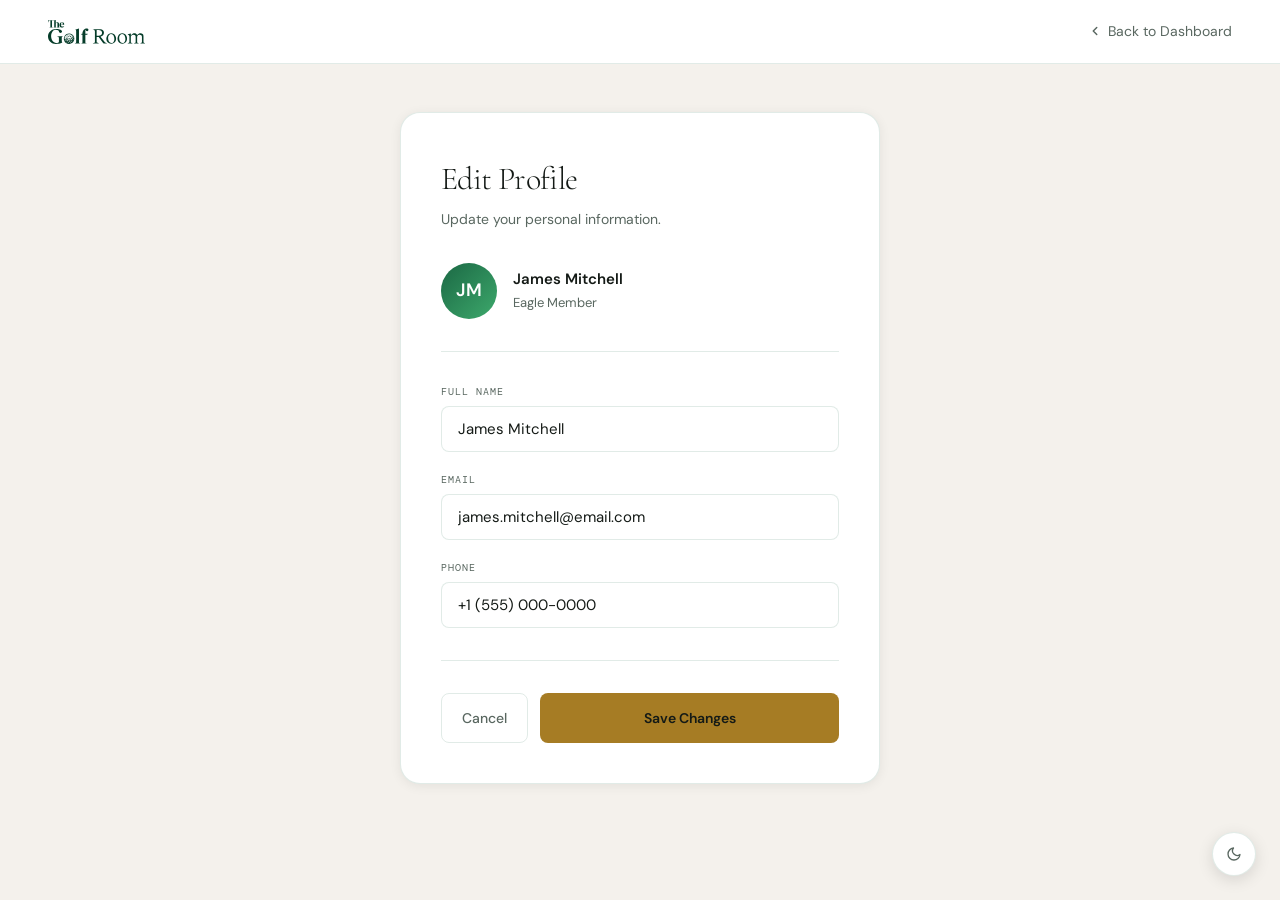
<file: pages/profile.html>
<!DOCTYPE html>
<html lang="en">
<head>
<meta charset="UTF-8">
<meta name="viewport" content="width=device-width, initial-scale=1.0">
<title>The Golf Room — Edit Profile</title>
<link rel="icon" href="../assets/logos/mogogram-logo-light.svg" type="image/svg+xml" media="(prefers-color-scheme: light)">
<link rel="icon" href="../assets/logos/mogogram-logo-dark.svg"  type="image/svg+xml" media="(prefers-color-scheme: dark)">
<link rel="preconnect" href="https://fonts.googleapis.com">
<link rel="preconnect" href="https://fonts.gstatic.com" crossorigin>
<link href="https://fonts.googleapis.com/css2?family=Cormorant+Garamond:ital,wght@0,300;0,400;0,500;0,600;1,300;1,400&family=DM+Sans:wght@300;400;500;600&family=DM+Mono:wght@400;500&display=swap" rel="stylesheet">
<style>
*, *::before, *::after { box-sizing: border-box; margin: 0; padding: 0; }

:root {
  --color-bg-base:        #F4F1EC;
  --color-bg-surface:     #FFFFFF;
  --color-bg-elevated:    #EBE7E0;
  --color-green-primary:  #1B6844;
  --color-green-light:    #2F8A5A;
  --color-green-vivid:    #3DA96C;
  --color-gold:           #A67C24;
  --color-gold-light:     #C4982E;
  --color-text-primary:   #141A16;
  --color-text-secondary: #596760;
  --color-text-inverse:   #F4F1EC;
  --color-border:         rgba(27,104,68,0.13);
  --color-shadow:         0 2px 12px rgba(0,0,0,0.07);
  --color-error:          #C0443A;
  --font-display: 'Cormorant Garamond', Georgia, serif;
  --font-body:    'DM Sans', system-ui, sans-serif;
  --font-mono:    'DM Mono', monospace;
}

[data-theme="dark"] {
  --color-bg-base:        #0A0E0B;
  --color-bg-surface:     #111714;
  --color-bg-elevated:    #1A211E;
  --color-green-light:    #3DA96C;
  --color-gold:           #C9A84C;
  --color-gold-light:     #E2C17A;
  --color-text-primary:   #F0EDE6;
  --color-text-secondary: #9DA89E;
  --color-border:         rgba(47,138,90,0.80);
  --color-shadow:         0 2px 12px rgba(0,0,0,0.35);
  --color-error:          #E07070;
}

html { scroll-behavior: smooth; }
body {
  background: var(--color-bg-base);
  color: var(--color-text-primary);
  font-family: var(--font-body);
  line-height: 1.6;
  min-height: 100vh;
  transition: background 0.3s, color 0.3s;
}

/* ─── TOPBAR ─────────────────────────────────────── */
.topbar {
  padding: 0 48px; height: 64px;
  display: flex; align-items: center; justify-content: space-between;
  border-bottom: 1px solid var(--color-border);
  background: var(--color-bg-surface);
  position: sticky; top: 0; z-index: 10;
}
.topbar-logo { display: flex; align-items: center; }
.topbar-logo img { height: 24px; width: auto; display: block; }
.logo-light { display: block; }
.logo-dark  { display: none; }
[data-theme="dark"] .logo-light { display: none; }
[data-theme="dark"] .logo-dark  { display: block; }

.back-link {
  display: inline-flex; align-items: center; gap: 6px;
  font-size: 14px; color: var(--color-text-secondary);
  text-decoration: none; transition: color 0.2s;
}
.back-link:hover { color: var(--color-text-primary); }

.theme-toggle {
  position: fixed; bottom: 24px; right: 24px;
  width: 44px; height: 44px;
  background: var(--color-bg-surface);
  border: 1px solid var(--color-border); border-radius: 50%;
  display: flex; align-items: center; justify-content: center;
  cursor: pointer; color: var(--color-text-secondary);
  box-shadow: 0 4px 16px rgba(0,0,0,0.12);
  transition: all 0.2s; z-index: 50;
}
.theme-toggle:hover { border-color: var(--color-green-light); color: var(--color-green-light); box-shadow: 0 4px 24px rgba(0,0,0,0.18); }

.topbar-right { display: flex; align-items: center; gap: 12px; }

/* ─── PAGE ───────────────────────────────────────── */
.page {
  display: flex; justify-content: center;
  padding: 48px 24px 80px;
}

.card {
  background: var(--color-bg-surface);
  border: 1px solid var(--color-border);
  border-radius: 20px;
  padding: 40px;
  width: 100%; max-width: 480px;
  box-shadow: var(--color-shadow);
}

.card-title {
  font-family: var(--font-display);
  font-size: 32px; font-weight: 300; letter-spacing: -0.02em;
  color: var(--color-text-primary);
  margin-bottom: 4px;
}
.card-sub {
  font-size: 14px; color: var(--color-text-secondary);
  margin-bottom: 32px;
}

/* Avatar */
.avatar-row {
  display: flex; align-items: center; gap: 16px;
  margin-bottom: 32px; padding-bottom: 32px;
  border-bottom: 1px solid var(--color-border);
}
.profile-avatar {
  width: 56px; height: 56px; border-radius: 50%;
  background: linear-gradient(135deg, #1B6844, #3DA96C);
  display: flex; align-items: center; justify-content: center;
  font-family: var(--font-body); font-size: 18px; font-weight: 600;
  color: #fff; flex-shrink: 0;
}
.avatar-label { font-size: 13px; color: var(--color-text-secondary); margin-top: 2px; }

/* Form */
.form-group { display: flex; flex-direction: column; gap: 6px; margin-bottom: 20px; }
.form-label {
  font-family: var(--font-mono); font-size: 10px; letter-spacing: 0.1em;
  text-transform: uppercase; color: var(--color-text-secondary);
}
.form-input {
  background: var(--color-bg-surface);
  color: var(--color-text-primary);
  border: 1px solid var(--color-border);
  border-radius: 8px;
  padding: 12px 16px;
  font-family: var(--font-body); font-size: 15px;
  transition: border-color 0.2s, box-shadow 0.2s;
  width: 100%;
}
.form-input:focus {
  outline: none;
  border-color: var(--color-green-light);
  box-shadow: 0 0 0 3px rgba(27,104,68,0.08);
}
.form-input::placeholder { color: var(--color-text-secondary); opacity: 0.5; }

.form-actions {
  display: flex; gap: 12px; margin-top: 32px;
  padding-top: 32px; border-top: 1px solid var(--color-border);
}
.btn-primary {
  flex: 1;
  display: inline-flex; align-items: center; justify-content: center;
  background: var(--color-gold); color: #141A16;
  font-family: var(--font-body); font-weight: 600;
  padding: 13px 24px; border-radius: 8px; font-size: 14px;
  border: none; cursor: pointer; text-decoration: none;
  transition: background 0.2s;
}
.btn-primary:hover { background: var(--color-gold-light); }
.btn-ghost {
  display: inline-flex; align-items: center; justify-content: center;
  background: transparent; color: var(--color-text-secondary);
  font-family: var(--font-body); font-weight: 500;
  padding: 13px 20px; border-radius: 8px; font-size: 14px;
  border: 1px solid var(--color-border); cursor: pointer; text-decoration: none;
  transition: all 0.2s;
}
.btn-ghost:hover { border-color: var(--color-green-light); color: var(--color-green-light); }

/* ─── RESPONSIVE ─────────────────────────────────── */
@media (max-width: 640px) {
  .topbar { padding: 0 16px; }
  .card { padding: 28px 20px; }
}

*:focus-visible { outline: 2px solid var(--color-green-vivid); outline-offset: 2px; }
@media (prefers-reduced-motion: reduce) {
  *, *::before, *::after { transition: none !important; }
}
</style>
</head>
<body>

<header>
  <div class="topbar">
    <div class="topbar-logo">
      <img class="logo-light" src="../assets/logos/the-golf-room-logo-light.svg" alt="The Golf Room" />
      <img class="logo-dark"  src="../assets/logos/the-golf-room-logo-dark.svg"  alt="The Golf Room" />
    </div>
    <div class="topbar-right">
      <a class="back-link" href="dashboard.html">
        <svg width="14" height="14" viewBox="0 0 24 24" fill="none" stroke="currentColor" stroke-width="2.5" stroke-linecap="round" stroke-linejoin="round"><polyline points="15 18 9 12 15 6"/></svg>
        Back to Dashboard
      </a>
    </div>
  </div>
</header>

<div class="page">
  <div class="card">
    <h1 class="card-title">Edit Profile</h1>
    <p class="card-sub">Update your personal information.</p>

    <div class="avatar-row">
      <div class="profile-avatar">JM</div>
      <div>
        <div style="font-size:15px; font-weight:600; color:var(--color-text-primary);">James Mitchell</div>
        <div class="avatar-label">Eagle Member</div>
      </div>
    </div>

    <form>
      <div class="form-group">
        <label class="form-label" for="full-name">Full Name</label>
        <input class="form-input" id="full-name" type="text" value="James Mitchell" autocomplete="name" />
      </div>
      <div class="form-group">
        <label class="form-label" for="email">Email</label>
        <input class="form-input" id="email" type="email" value="james.mitchell@email.com" autocomplete="email" />
      </div>
      <div class="form-group">
        <label class="form-label" for="phone">Phone</label>
        <input class="form-input" id="phone" type="tel" value="+1 (555) 000-0000" autocomplete="tel" />
      </div>

      <div class="form-actions">
        <a class="btn-ghost" href="dashboard.html">Cancel</a>
        <button class="btn-primary" type="submit">Save Changes</button>
      </div>
    </form>
  </div>
</div>

<script>
  const moonSVG = `<svg width="14" height="14" viewBox="0 0 24 24" fill="none" stroke="currentColor" stroke-width="2" stroke-linecap="round" stroke-linejoin="round"><path d="M21 12.79A9 9 0 1 1 11.21 3 7 7 0 0 0 21 12.79z"/></svg>`;
  const sunSVG  = `<svg width="14" height="14" viewBox="0 0 24 24" fill="none" stroke="currentColor" stroke-width="2" stroke-linecap="round" stroke-linejoin="round"><circle cx="12" cy="12" r="5"/><line x1="12" y1="1" x2="12" y2="3"/><line x1="12" y1="21" x2="12" y2="23"/><line x1="4.22" y1="4.22" x2="5.64" y2="5.64"/><line x1="18.36" y1="18.36" x2="19.78" y2="19.78"/><line x1="1" y1="12" x2="3" y2="12"/><line x1="21" y1="12" x2="23" y2="12"/><line x1="4.22" y1="19.78" x2="5.64" y2="18.36"/><line x1="18.36" y1="5.64" x2="19.78" y2="4.22"/></svg>`;
  const root = document.documentElement;
  if (localStorage.getItem('golf-room-theme') === 'dark') root.setAttribute('data-theme', 'dark');
  document.addEventListener('DOMContentLoaded', () => {
    const toggle = document.getElementById('theme-toggle');
    if (localStorage.getItem('golf-room-theme') === 'dark') toggle.innerHTML = sunSVG;
    toggle.addEventListener('click', () => {
      const isDark = root.getAttribute('data-theme') === 'dark';
      if (isDark) {
        root.removeAttribute('data-theme');
        toggle.innerHTML = moonSVG;
        localStorage.setItem('golf-room-theme', 'light');
      } else {
        root.setAttribute('data-theme', 'dark');
        toggle.innerHTML = sunSVG;
        localStorage.setItem('golf-room-theme', 'dark');
      }
    });
  });
</script>

<button class="theme-toggle" id="theme-toggle" aria-label="Toggle dark mode" title="Toggle dark mode">
  <svg width="16" height="16" viewBox="0 0 24 24" fill="none" stroke="currentColor" stroke-width="2" stroke-linecap="round" stroke-linejoin="round"><path d="M21 12.79A9 9 0 1 1 11.21 3 7 7 0 0 0 21 12.79z"/></svg>
</button>

</body>
</html>
</file>
<file: globals.css>
/* =============================================================================
   THE GOLF ROOM — GLOBAL STYLES
   Source of truth for all design tokens, resets, and font imports.
   Component styles belong in their own *.module.css files.
   ============================================================================= */

/* ─── FONT IMPORTS ─────────────────────────────────────────────────────────── */
@import url('https://fonts.googleapis.com/css2?family=Cormorant+Garamond:ital,wght@0,300;0,400;0,500;0,600;1,300;1,400&family=DM+Sans:wght@300;400;500;600&family=DM+Mono:wght@400;500&display=swap');

/* ─── DESIGN TOKENS — LIGHT MODE (default) ─────────────────────────────────── */
:root {
  /* Backgrounds */
  --color-bg-base:        #F4F1EC;
  --color-bg-surface:     #FFFFFF;
  --color-bg-elevated:    #EBE7E0;
  --color-bg-overlay:     rgba(244, 241, 236, 0.94);

  /* Brand Green */
  --color-green-primary:  #1B6844;
  --color-green-light:    #2F8A5A;
  --color-green-vivid:    #3DA96C;
  --color-green-subtle:   rgba(27, 104, 68, 0.08);

  /* Gold Accent */
  --color-gold:           #A67C24;
  --color-gold-light:     #C4982E;

  /* Blue (secondary palette) */
  --color-blue-deep:      #0D1E35;
  --color-blue-primary:   #1B4F8A;
  --color-blue-light:     #4A90D9;
  --color-blue-vivid:     #7EC8F0;

  /* Text */
  --color-text-primary:   #141A16;
  --color-text-secondary: #596760;
  --color-text-inverse:   #F4F1EC;

  /* Borders */
  --color-border:         rgba(27, 104, 68, 0.13);
  --color-border-strong:  rgba(166, 124, 36, 0.3);

  /* Feedback */
  --color-success:        #2F8A5A;
  --color-warning:        #A67C24;
  --color-error:          #C0443A;

  /* Shadows */
  --shadow-sm:            0 1px 3px rgba(0, 0, 0, 0.06);
  --shadow-md:            0 2px 12px rgba(0, 0, 0, 0.07);
  --shadow-lg:            0 8px 40px rgba(0, 0, 0, 0.11);
  --shadow-glow-green:    0 0 24px rgba(27, 104, 68, 0.13);
  --shadow-glow-gold:     0 0 24px rgba(166, 124, 36, 0.2);

  /* Typography */
  --font-display:         'Cormorant Garamond', Georgia, serif;
  --font-body:            'DM Sans', system-ui, sans-serif;
  --font-mono:            'DM Mono', monospace;

  /* Type Scale — font-size only; weight & tracking set per component */
  --text-display-xl:      80px;
  --text-display-lg:      64px;
  --text-display-md:      48px;
  --text-heading-lg:      32px;
  --text-heading-md:      24px;
  --text-heading-sm:      20px;
  --text-body-lg:         18px;
  --text-body-md:         16px;
  --text-label:           12px;

  /* Spacing (4px base scale) */
  --space-1:              4px;
  --space-2:              8px;
  --space-3:              12px;
  --space-4:              16px;
  --space-5:              20px;
  --space-6:              24px;
  --space-8:              32px;
  --space-10:             40px;
  --space-12:             48px;
  --space-16:             64px;
  --space-20:             80px;
  --space-24:             96px;
  --space-32:             128px;

  /* Border Radius */
  --radius-sm:            4px;
  --radius-md:            8px;
  --radius-lg:            16px;
  --radius-xl:            24px;
  --radius-full:          9999px;

  /* Layout */
  --nav-height:           72px;
  --sidebar-width:        260px;
  --slot-h:               64px;   /* Calendar: height per hour block */
}

/* ─── DESIGN TOKENS — DARK MODE ─────────────────────────────────────────────── */
[data-theme="dark"] {
  /* Backgrounds */
  --color-bg-base:        #0A0E0B;
  --color-bg-surface:     #111714;
  --color-bg-elevated:    #1A211E;
  --color-bg-overlay:     rgba(10, 14, 11, 0.9);

  /* Brand Green */
  --color-green-primary:  #1B6844;
  --color-green-light:    #3DA96C;
  --color-green-vivid:    #3DA96C;
  --color-green-subtle:   rgba(27, 104, 68, 0.2);

  /* Gold Accent */
  --color-gold:           #C9A84C;
  --color-gold-light:     #E2C17A;

  /* Text */
  --color-text-primary:   #F0EDE6;
  --color-text-secondary: #9DA89E;
  --color-text-inverse:   #141A16;

  /* Borders */
  --color-border:         rgba(47, 138, 90, 0.8);
  --color-border-strong:  rgba(201, 168, 76, 0.6);

  /* Feedback */
  --color-success:        #3DA96C;
  --color-warning:        #C9A84C;
  --color-error:          #E07070;

  /* Shadows */
  --shadow-sm:            0 1px 3px rgba(0, 0, 0, 0.4);
  --shadow-md:            0 4px 16px rgba(0, 0, 0, 0.5);
  --shadow-lg:            0 8px 32px rgba(0, 0, 0, 0.6);
  --shadow-glow-green:    0 0 24px rgba(82, 183, 136, 0.2);
  --shadow-glow-gold:     0 0 24px rgba(201, 168, 76, 0.25);
}

/* ─── RESET ──────────────────────────────────────────────────────────────────── */
*, *::before, *::after {
  box-sizing: border-box;
  margin: 0;
  padding: 0;
}

html {
  scroll-behavior: smooth;
  -webkit-text-size-adjust: 100%;
}

body {
  background: var(--color-bg-base);
  color: var(--color-text-primary);
  font-family: var(--font-body);
  font-size: var(--text-body-md);
  line-height: 1.6;
  overflow-x: hidden;
  transition: background 0.3s ease, color 0.3s ease;
}

img, video {
  max-width: 100%;
  display: block;
}

button, input, select, textarea {
  font: inherit;
}

a {
  color: inherit;
  text-decoration: none;
}
</file>
<file: components.css>
/* =============================================================================
   THE GOLF ROOM — COMPONENT LIBRARY
   All classes consume tokens from globals.css — no hardcoded values.
   Import globals.css before this file.
   ============================================================================= */

/* ─── COMPONENT-LEVEL VARIABLES ─────────────────────────────────────────────── */
/* These are not design tokens — they are component-specific palette values     */
/* that intentionally live here rather than globals.css.                        */
:root {
  /* Bay card gradient palettes (always dark, theme-independent) */
  --bay-highlands-from:  #1a3a2a;
  --bay-highlands-to:    #0d2018;
  --bay-masters-from:    #1e3d1e;
  --bay-masters-to:      #0f2410;
  --bay-links-from:      #1a2e3d;
  --bay-links-to:        #0d1e2e;
  --bay-augusta-from:    #2d3a1a;
  --bay-augusta-to:      #1a2410;
  --bay-pebble-from:     #1a2d3a;
  --bay-pebble-to:       #0f1e2d;
  --bay-st-andrews-from: #2a2a1e;
  --bay-st-andrews-to:   #1a1a10;

  /* Bay filter chip dots (fixed semantic colors per bay) */
  --dot-highlands:   #2F6B4A;
  --dot-masters:     #3B6B3B;
  --dot-links:       #3B5F7A;
  --dot-augusta:     #6B7A3B;
  --dot-pebble:      #3B5F7A;
  --dot-st-andrews:  #7A7A3B;

  /* Membership card dark gradient end-stop */
  --membership-card-end: #0d3d26;

  /* Pure white for text on always-dark surfaces (bay cards, membership card) */
  --color-white: #ffffff;
}

/* ─── BUTTONS ────────────────────────────────────────────────────────────────── */

.btn {
  display: inline-flex;
  align-items: center;
  justify-content: center;
  gap: var(--space-2);
  padding: var(--space-3) var(--space-6);
  font-family: var(--font-body);
  font-size: var(--text-body-md);
  font-weight: 500;
  border-radius: var(--radius-md);
  border: none;
  cursor: pointer;
  white-space: nowrap;
  text-decoration: none;
  transition: background 200ms ease, box-shadow 200ms ease, color 200ms ease,
              border-color 200ms ease;
}

.btn:disabled,
.btn[aria-disabled="true"] {
  opacity: 0.4;
  cursor: not-allowed;
  pointer-events: none;
}

/* Sizes */
.btn--sm {
  padding: var(--space-2) var(--space-4);
  font-size: var(--text-label);
  letter-spacing: 0.04em;
}

.btn--lg {
  padding: var(--space-4) var(--space-8);
  font-size: var(--text-body-lg);
}

/* Variants */
.btn--primary {
  background: var(--color-gold);
  color: var(--color-text-inverse);
}
.btn--primary:hover {
  background: var(--color-gold-light);
  box-shadow: var(--shadow-glow-gold);
}
.btn--primary:focus-visible {
  outline: 2px solid var(--color-gold);
  outline-offset: 2px;
}

.btn--secondary {
  background: transparent;
  color: var(--color-green-primary);
  border: 1.5px solid var(--color-green-primary);
}
.btn--secondary:hover {
  background: var(--color-green-subtle);
  box-shadow: var(--shadow-glow-green);
}
.btn--secondary:focus-visible {
  outline: 2px solid var(--color-green-primary);
  outline-offset: 2px;
}

.btn--ghost {
  background: transparent;
  color: var(--color-text-secondary);
}
.btn--ghost:hover {
  color: var(--color-text-primary);
  background: var(--color-bg-elevated);
}
.btn--ghost:focus-visible {
  outline: 2px solid var(--color-border);
  outline-offset: 2px;
}

.btn--gold {
  background: var(--color-gold);
  color: var(--color-text-inverse);
  border: 1px solid var(--color-gold-light);
}
.btn--gold:hover {
  background: var(--color-gold-light);
  box-shadow: var(--shadow-glow-gold);
}

/* Icon-only button */
.btn--icon {
  padding: var(--space-2);
  width: 36px;
  height: 36px;
  border-radius: var(--radius-md);
}

/* Full width */
.btn--full {
  width: 100%;
}

/* ─── BADGES ─────────────────────────────────────────────────────────────────── */

.badge {
  display: inline-flex;
  align-items: center;
  gap: var(--space-1);
  padding: var(--space-1) var(--space-3);
  font-family: var(--font-mono);
  font-size: var(--text-label);
  font-weight: 500;
  letter-spacing: 0.08em;
  text-transform: uppercase;
  border-radius: var(--radius-sm);
  white-space: nowrap;
}

.badge--dot::before {
  content: '';
  display: inline-block;
  width: 6px;
  height: 6px;
  border-radius: var(--radius-full);
  background: currentColor;
  flex-shrink: 0;
}

.badge--green {
  background: var(--color-green-subtle);
  color: var(--color-green-primary);
}
[data-theme="dark"] .badge--green {
  background: rgba(27, 104, 68, 0.25);
  color: var(--color-green-vivid);
}

.badge--gold {
  background: rgba(166, 124, 36, 0.1);
  color: var(--color-gold);
}
[data-theme="dark"] .badge--gold {
  background: rgba(201, 168, 76, 0.15);
  color: var(--color-gold-light);
}

.badge--gray {
  background: var(--color-bg-elevated);
  color: var(--color-text-secondary);
}

.badge--error {
  background: rgba(192, 68, 58, 0.1);
  color: var(--color-error);
}
[data-theme="dark"] .badge--error {
  background: rgba(224, 112, 112, 0.15);
}

/* ─── CARDS ──────────────────────────────────────────────────────────────────── */

.card {
  background: var(--color-bg-surface);
  border: 1px solid var(--color-border);
  border-radius: var(--radius-lg);
  padding: var(--space-6);
  box-shadow: var(--shadow-md);
  transition: box-shadow 200ms ease, border-color 200ms ease;
}

.card:hover {
  box-shadow: var(--shadow-lg);
  border-color: var(--color-border-strong);
}

.card--elevated {
  background: var(--color-bg-elevated);
}

.card--dark {
  background: var(--color-green-primary);
  color: var(--color-text-inverse);
  border-color: transparent;
}

/* ─── INPUTS ─────────────────────────────────────────────────────────────────── */

.input-wrapper {
  display: flex;
  flex-direction: column;
  gap: var(--space-2);
}

.input-label {
  font-family: var(--font-mono);
  font-size: var(--text-label);
  font-weight: 500;
  letter-spacing: 0.08em;
  text-transform: uppercase;
  color: var(--color-text-secondary);
}

.input {
  width: 100%;
  background: var(--color-bg-surface);
  color: var(--color-text-primary);
  border: 1px solid var(--color-border);
  border-radius: var(--radius-md);
  padding: var(--space-3) var(--space-4);
  font-family: var(--font-body);
  font-size: var(--text-body-md);
  transition: border-color 200ms ease, box-shadow 200ms ease;
}

.input::placeholder {
  color: var(--color-text-secondary);
  opacity: 0.7;
}

.input:focus {
  outline: none;
  border-color: var(--color-green-light);
  box-shadow: var(--shadow-glow-green);
}

.input:disabled {
  opacity: 0.5;
  cursor: not-allowed;
}

.input--error {
  border-color: var(--color-error);
}
.input--error:focus {
  box-shadow: 0 0 0 3px rgba(192, 68, 58, 0.15);
}

.input-error-msg {
  font-size: var(--text-label);
  color: var(--color-error);
  margin-top: var(--space-1);
}

/* Input with leading icon */
.input-icon-wrap {
  position: relative;
}
.input-icon-wrap .input {
  padding-left: var(--space-10);
}
.input-icon-wrap .input-icon {
  position: absolute;
  left: var(--space-3);
  top: 50%;
  transform: translateY(-50%);
  color: var(--color-text-secondary);
  pointer-events: none;
  width: 16px;
  height: 16px;
}

/* Select */
.select {
  width: 100%;
  background: var(--color-bg-surface);
  color: var(--color-text-primary);
  border: 1px solid var(--color-border);
  border-radius: var(--radius-md);
  padding: var(--space-3) var(--space-4);
  font-family: var(--font-body);
  font-size: var(--text-body-md);
  appearance: none;
  cursor: pointer;
  transition: border-color 200ms ease, box-shadow 200ms ease;
  background-image: url("data:image/svg+xml,%3Csvg xmlns='http://www.w3.org/2000/svg' width='16' height='16' viewBox='0 0 24 24' fill='none' stroke='%23596760' stroke-width='2'%3E%3Cpolyline points='6 9 12 15 18 9'/%3E%3C/svg%3E");
  background-repeat: no-repeat;
  background-position: right var(--space-3) center;
  padding-right: var(--space-10);
}
.select:focus {
  outline: none;
  border-color: var(--color-green-light);
  box-shadow: var(--shadow-glow-green);
}

/* ─── NAVIGATION ─────────────────────────────────────────────────────────────── */

.nav {
  position: fixed;
  top: 0;
  left: 0;
  right: 0;
  height: var(--nav-height);
  background: var(--color-bg-overlay);
  backdrop-filter: blur(20px);
  -webkit-backdrop-filter: blur(20px);
  border-bottom: 1px solid var(--color-border);
  box-shadow: var(--shadow-md);
  z-index: 100;
  display: flex;
  align-items: center;
  padding: 0 var(--space-8);
}

.nav__inner {
  width: 100%;
  max-width: 1280px;
  margin: 0 auto;
  display: flex;
  align-items: center;
  justify-content: space-between;
}

.nav__logo {
  display: flex;
  align-items: center;
  text-decoration: none;
}

.nav__logo img {
  height: 28px;
  width: auto;
}

.nav__links {
  display: flex;
  align-items: center;
  gap: var(--space-2);
  list-style: none;
}

.nav__link {
  font-family: var(--font-body);
  font-size: var(--text-body-md);
  font-weight: 500;
  color: var(--color-text-secondary);
  text-decoration: none;
  padding: var(--space-2) var(--space-3);
  border-radius: var(--radius-md);
  transition: color 200ms ease, background 200ms ease;
  cursor: pointer;
}

.nav__link:hover,
.nav__link--active {
  color: var(--color-text-primary);
  background: var(--color-bg-elevated);
}

.nav__actions {
  display: flex;
  align-items: center;
  gap: var(--space-3);
}

/* Theme toggle */
.theme-toggle {
  width: 36px;
  height: 36px;
  border-radius: var(--radius-md);
  background: var(--color-bg-elevated);
  border: 1px solid var(--color-border);
  cursor: pointer;
  display: flex;
  align-items: center;
  justify-content: center;
  color: var(--color-text-secondary);
  transition: color 200ms ease, background 200ms ease;
}
.theme-toggle:hover {
  color: var(--color-text-primary);
  background: var(--color-bg-surface);
}

/* Profile chip in dashboard topbar */
.nav__profile {
  display: flex;
  align-items: center;
  gap: var(--space-2);
  padding: var(--space-2) var(--space-3);
  border-radius: var(--radius-full);
  background: var(--color-bg-elevated);
  border: 1px solid var(--color-border);
  cursor: pointer;
  transition: background 200ms ease, border-color 200ms ease;
}
.nav__profile:hover {
  background: var(--color-bg-surface);
  border-color: var(--color-border-strong);
}

.nav__avatar {
  width: 28px;
  height: 28px;
  border-radius: var(--radius-full);
  background: var(--color-green-primary);
  display: flex;
  align-items: center;
  justify-content: center;
  font-size: var(--text-label);
  font-weight: 600;
  color: var(--color-text-inverse);
  flex-shrink: 0;
}

/* Profile dropdown */
.nav__dropdown {
  position: absolute;
  top: calc(var(--nav-height) + var(--space-2));
  right: var(--space-8);
  background: var(--color-bg-surface);
  border: 1px solid var(--color-border);
  border-radius: var(--radius-lg);
  box-shadow: var(--shadow-lg);
  min-width: 200px;
  overflow: hidden;
  z-index: 200;
}

.nav__dropdown-item {
  display: flex;
  align-items: center;
  gap: var(--space-3);
  padding: var(--space-3) var(--space-4);
  font-size: var(--text-body-md);
  color: var(--color-text-primary);
  cursor: pointer;
  transition: background 150ms ease;
}
.nav__dropdown-item:hover {
  background: var(--color-bg-elevated);
}
.nav__dropdown-item--danger {
  color: var(--color-error);
}

/* ─── BOOKING STEP INDICATOR ─────────────────────────────────────────────────── */

.booking-steps {
  display: flex;
  align-items: center;
  gap: 0;
}

.step {
  display: flex;
  align-items: center;
  gap: var(--space-3);
  position: relative;
}

.step__circle {
  width: 32px;
  height: 32px;
  border-radius: var(--radius-full);
  border: 2px solid var(--color-border);
  background: var(--color-bg-elevated);
  display: flex;
  align-items: center;
  justify-content: center;
  font-family: var(--font-mono);
  font-size: var(--text-label);
  font-weight: 500;
  color: var(--color-text-secondary);
  transition: border-color 200ms ease, background 200ms ease, color 200ms ease;
  flex-shrink: 0;
}

.step__label {
  font-size: var(--text-body-md);
  font-weight: 500;
  color: var(--color-text-secondary);
  transition: color 200ms ease;
  white-space: nowrap;
}

.step--active .step__circle {
  border-color: var(--color-green-primary);
  background: var(--color-green-primary);
  color: var(--color-text-inverse);
}
.step--active .step__label {
  color: var(--color-text-primary);
}

.step--complete .step__circle {
  border-color: var(--color-green-light);
  background: var(--color-green-subtle);
  color: var(--color-green-primary);
}
.step--complete .step__label {
  color: var(--color-text-secondary);
}

/* Connector line between steps */
.step-connector {
  height: 1px;
  width: var(--space-8);
  background: var(--color-border);
  flex-shrink: 0;
}
.step-connector--complete {
  background: var(--color-green-light);
}

/* ─── BAY CARDS ──────────────────────────────────────────────────────────────── */

.bay-card {
  position: relative;
  background: var(--color-bg-elevated);
  border: 1px solid var(--color-border);
  border-radius: var(--radius-lg);
  overflow: hidden;
  cursor: pointer;
  transition: box-shadow 200ms ease, border-color 200ms ease, transform 150ms ease;
  aspect-ratio: 4/3;
  display: flex;
  flex-direction: column;
  justify-content: flex-end;
}

.bay-card:hover {
  box-shadow: var(--shadow-lg);
  border-color: var(--color-border-strong);
  transform: translateY(-2px);
}

.bay-card--selected {
  border-color: var(--color-green-primary);
  box-shadow: var(--shadow-glow-green);
}

.bay-card--unavailable {
  opacity: 0.5;
  cursor: not-allowed;
  pointer-events: none;
}

/* Named bay gradient palettes */
.bay-card--highlands  { background: linear-gradient(160deg, var(--bay-highlands-from)  0%, var(--bay-highlands-to)  100%); }
.bay-card--masters    { background: linear-gradient(160deg, var(--bay-masters-from)    0%, var(--bay-masters-to)    100%); }
.bay-card--links      { background: linear-gradient(160deg, var(--bay-links-from)      0%, var(--bay-links-to)      100%); }
.bay-card--augusta    { background: linear-gradient(160deg, var(--bay-augusta-from)    0%, var(--bay-augusta-to)    100%); }
.bay-card--pebble     { background: linear-gradient(160deg, var(--bay-pebble-from)     0%, var(--bay-pebble-to)     100%); }
.bay-card--st-andrews { background: linear-gradient(160deg, var(--bay-st-andrews-from) 0%, var(--bay-st-andrews-to) 100%); }

.bay-card__number {
  position: absolute;
  top: var(--space-4);
  left: var(--space-4);
  font-family: var(--font-display);
  font-size: 80px;
  font-weight: 300;
  line-height: 1;
  color: rgba(255, 255, 255, 0.08);
  pointer-events: none;
  user-select: none;
}

.bay-card__footer {
  padding: var(--space-4);
  background: linear-gradient(to top, rgba(0,0,0,0.7) 0%, transparent 100%);
}

.bay-card__name {
  font-family: var(--font-display);
  font-size: var(--text-heading-md);
  font-weight: 400;
  color: var(--color-white);
  letter-spacing: -0.01em;
}

.bay-card__subtitle {
  font-size: var(--text-label);
  color: rgba(255,255,255,0.6);
  letter-spacing: 0.08em;
  text-transform: uppercase;
  margin-top: var(--space-1);
}

.bay-card__badges {
  display: flex;
  gap: var(--space-2);
  margin-top: var(--space-2);
}

/* Selected checkmark overlay */
.bay-card--selected .bay-card__footer::after {
  content: '';
  position: absolute;
  top: var(--space-3);
  right: var(--space-3);
  width: 24px;
  height: 24px;
  border-radius: var(--radius-full);
  background: var(--color-green-primary);
  background-image: url("data:image/svg+xml,%3Csvg xmlns='http://www.w3.org/2000/svg' width='14' height='14' viewBox='0 0 24 24' fill='none' stroke='white' stroke-width='3'%3E%3Cpolyline points='20 6 9 17 4 12'/%3E%3C/svg%3E");
  background-repeat: no-repeat;
  background-position: center;
}

/* ─── TIME SLOTS ─────────────────────────────────────────────────────────────── */

.time-slot {
  padding: var(--space-2) var(--space-3);
  border-radius: var(--radius-md);
  border: 1px solid var(--color-border);
  background: var(--color-bg-surface);
  font-family: var(--font-mono);
  font-size: var(--text-label);
  font-weight: 500;
  letter-spacing: 0.04em;
  color: var(--color-text-primary);
  cursor: pointer;
  transition: border-color 200ms ease, background 200ms ease, box-shadow 200ms ease;
  text-align: center;
}

.time-slot:hover {
  border-color: var(--color-green-light);
  background: var(--color-green-subtle);
}

.time-slot--selected {
  border-color: var(--color-green-primary);
  background: var(--color-green-primary);
  color: var(--color-text-inverse);
  box-shadow: var(--shadow-glow-green);
}

.time-slot--unavailable {
  opacity: 0.35;
  cursor: not-allowed;
  pointer-events: none;
  background: var(--color-bg-elevated);
}

/* ─── FILTER CHIPS ───────────────────────────────────────────────────────────── */

.filter-chip {
  display: inline-flex;
  align-items: center;
  gap: var(--space-2);
  padding: var(--space-2) var(--space-3);
  border-radius: var(--radius-full);
  border: 1px solid var(--color-border);
  background: var(--color-bg-surface);
  font-family: var(--font-body);
  font-size: var(--text-body-md);
  font-weight: 500;
  color: var(--color-text-secondary);
  cursor: pointer;
  transition: border-color 200ms ease, background 200ms ease, color 200ms ease;
  white-space: nowrap;
}

.filter-chip:hover {
  border-color: var(--color-border-strong);
  color: var(--color-text-primary);
}

.filter-chip--active {
  border-color: var(--color-green-primary);
  background: var(--color-green-subtle);
  color: var(--color-green-primary);
}

/* Bay color dots on filter chips */
.filter-chip__dot {
  width: 8px;
  height: 8px;
  border-radius: var(--radius-full);
  flex-shrink: 0;
}
.filter-chip__dot--highlands  { background: var(--dot-highlands); }
.filter-chip__dot--masters    { background: var(--dot-masters); }
.filter-chip__dot--links      { background: var(--dot-links); }
.filter-chip__dot--augusta    { background: var(--dot-augusta); }
.filter-chip__dot--pebble     { background: var(--dot-pebble); }
.filter-chip__dot--st-andrews { background: var(--dot-st-andrews); }

/* ─── CALENDAR GRID ──────────────────────────────────────────────────────────── */

.calendar {
  display: grid;
  grid-template-columns: 56px repeat(7, 1fr);
  border: 1px solid var(--color-border);
  border-radius: var(--radius-lg);
  overflow: hidden;
  background: var(--color-bg-surface);
}

.calendar__header-row {
  display: contents;
}

.calendar__corner,
.calendar__day-header {
  position: sticky;
  top: 0;
  background: var(--color-bg-elevated);
  border-bottom: 1px solid var(--color-border);
  padding: var(--space-3) var(--space-2);
  text-align: center;
  z-index: 10;
}

.calendar__day-header {
  font-family: var(--font-body);
  font-size: var(--text-body-md);
  font-weight: 500;
  color: var(--color-text-secondary);
}

.calendar__day-header--today {
  color: var(--color-green-primary);
}

.calendar__time-cell {
  padding: 0 var(--space-2);
  border-right: 1px solid var(--color-border);
  text-align: right;
  font-family: var(--font-mono);
  font-size: var(--text-label);
  color: var(--color-text-secondary);
  height: var(--slot-h);
  display: flex;
  align-items: flex-start;
  padding-top: var(--space-2);
}

.calendar__slot {
  height: var(--slot-h);
  border-bottom: 1px solid var(--color-border);
  border-right: 1px solid var(--color-border);
  cursor: pointer;
  transition: background 150ms ease;
  position: relative;
}

.calendar__slot:hover {
  background: var(--color-green-subtle);
}

.calendar__slot--selected {
  background: var(--color-green-subtle);
  border-color: var(--color-green-primary);
}

.calendar__slot--booked {
  background: var(--color-bg-elevated);
  cursor: not-allowed;
}

/* ─── BOOKING SUMMARY SIDEBAR ────────────────────────────────────────────────── */

.booking-summary {
  background: var(--color-bg-surface);
  border: 1px solid var(--color-border);
  border-radius: var(--radius-lg);
  overflow: hidden;
  box-shadow: var(--shadow-md);
}

.booking-summary__header {
  background: var(--color-green-primary);
  padding: var(--space-5) var(--space-6);
  color: var(--color-text-inverse);
}

.booking-summary__title {
  font-family: var(--font-display);
  font-size: var(--text-heading-md);
  font-weight: 400;
}

.booking-summary__body {
  padding: var(--space-5) var(--space-6);
}

.booking-summary__row {
  display: flex;
  justify-content: space-between;
  align-items: center;
  padding: var(--space-3) 0;
  border-bottom: 1px solid var(--color-border);
  font-size: var(--text-body-md);
}

.booking-summary__row:last-child {
  border-bottom: none;
}

.booking-summary__label {
  color: var(--color-text-secondary);
}

.booking-summary__value {
  font-weight: 500;
  color: var(--color-text-primary);
  text-align: right;
}

.booking-summary__total {
  font-family: var(--font-display);
  font-size: var(--text-heading-lg);
  font-weight: 400;
  color: var(--color-gold);
}

/* ─── BOTTOM SELECTION BAR ───────────────────────────────────────────────────── */

.selection-bar {
  position: fixed;
  bottom: 0;
  left: 0;
  right: 0;
  height: 64px;
  background: var(--color-bg-overlay);
  backdrop-filter: blur(20px);
  -webkit-backdrop-filter: blur(20px);
  border-top: 1px solid var(--color-border);
  box-shadow: 0 -4px 20px rgba(0, 0, 0, 0.08);
  z-index: 90;
  display: flex;
  align-items: center;
  justify-content: space-between;
  padding: 0 var(--space-8);
}

.selection-bar__info {
  display: flex;
  align-items: center;
  gap: var(--space-6);
}

.selection-bar__item {
  display: flex;
  flex-direction: column;
  gap: 2px;
}

.selection-bar__item-label {
  font-family: var(--font-mono);
  font-size: 10px;
  letter-spacing: 0.1em;
  text-transform: uppercase;
  color: var(--color-text-secondary);
}

.selection-bar__item-value {
  font-size: var(--text-body-md);
  font-weight: 500;
  color: var(--color-text-primary);
}

/* ─── AUTH MODAL ─────────────────────────────────────────────────────────────── */

.modal-overlay {
  position: fixed;
  inset: 0;
  background: rgba(0, 0, 0, 0.5);
  backdrop-filter: blur(4px);
  z-index: 300;
  display: flex;
  align-items: center;
  justify-content: center;
  padding: var(--space-4);
}

.modal {
  background: var(--color-bg-surface);
  border: 1px solid var(--color-border);
  border-radius: var(--radius-xl);
  box-shadow: var(--shadow-lg);
  width: 100%;
  max-width: 420px;
  overflow: hidden;
}

.modal__header {
  padding: var(--space-6) var(--space-6) 0;
}

.modal__logo {
  height: 24px;
  width: auto;
  margin-bottom: var(--space-5);
}

.modal__tabs {
  display: flex;
  border-bottom: 1px solid var(--color-border);
  margin: 0 var(--space-6);
}

.modal__tab {
  flex: 1;
  padding: var(--space-3) var(--space-4);
  font-size: var(--text-body-md);
  font-weight: 500;
  color: var(--color-text-secondary);
  cursor: pointer;
  border-bottom: 2px solid transparent;
  text-align: center;
  transition: color 200ms ease, border-color 200ms ease;
}

.modal__tab--active {
  color: var(--color-green-primary);
  border-bottom-color: var(--color-green-primary);
}

.modal__body {
  padding: var(--space-6);
  display: flex;
  flex-direction: column;
  gap: var(--space-4);
}

.modal__close {
  position: absolute;
  top: var(--space-4);
  right: var(--space-4);
  width: 32px;
  height: 32px;
  border-radius: var(--radius-full);
  background: var(--color-bg-elevated);
  border: none;
  cursor: pointer;
  display: flex;
  align-items: center;
  justify-content: center;
  color: var(--color-text-secondary);
  transition: background 200ms ease;
}
.modal__close:hover {
  background: var(--color-border);
}

/* ─── STAT CARDS ─────────────────────────────────────────────────────────────── */

.stat-card {
  background: var(--color-bg-surface);
  border: 1px solid var(--color-border);
  border-radius: var(--radius-lg);
  padding: var(--space-5) var(--space-6);
  box-shadow: var(--shadow-sm);
}

.stat-card__label {
  font-family: var(--font-mono);
  font-size: var(--text-label);
  font-weight: 500;
  letter-spacing: 0.08em;
  text-transform: uppercase;
  color: var(--color-text-secondary);
  margin-bottom: var(--space-2);
}

.stat-card__value {
  font-family: var(--font-display);
  font-size: var(--text-heading-lg);
  font-weight: 400;
  color: var(--color-text-primary);
  letter-spacing: -0.01em;
  line-height: 1.1;
}

.stat-card__subtext {
  font-size: var(--text-body-md);
  color: var(--color-text-secondary);
  margin-top: var(--space-1);
}

.stat-card__delta {
  display: inline-flex;
  align-items: center;
  gap: 3px;
  font-size: var(--text-label);
  font-weight: 500;
  margin-top: var(--space-2);
}
.stat-card__delta--up   { color: var(--color-success); }
.stat-card__delta--down { color: var(--color-error); }

/* ─── LIVE / COUNTDOWN INDICATOR ────────────────────────────────────────────── */

.live-indicator {
  display: inline-flex;
  align-items: center;
  gap: var(--space-2);
  font-family: var(--font-mono);
  font-size: var(--text-label);
  font-weight: 500;
  letter-spacing: 0.06em;
  text-transform: uppercase;
  color: var(--color-success);
}

.live-indicator__dot {
  width: 8px;
  height: 8px;
  border-radius: var(--radius-full);
  background: var(--color-success);
  animation: live-pulse 1.5s ease-in-out infinite;
  flex-shrink: 0;
}

@keyframes live-pulse {
  0%, 100% { opacity: 1; transform: scale(1); }
  50%       { opacity: 0.4; transform: scale(0.8); }
}

@media (prefers-reduced-motion: reduce) {
  .live-indicator__dot { animation: none; }
}

/* ─── MEMBERSHIP CARD ────────────────────────────────────────────────────────── */

.membership-card {
  background: linear-gradient(135deg, var(--color-green-primary) 0%, var(--membership-card-end) 100%);
  border-radius: var(--radius-xl);
  padding: var(--space-8);
  color: var(--color-text-inverse);
  position: relative;
  overflow: hidden;
  box-shadow: var(--shadow-lg);
}

.membership-card::before {
  content: '';
  position: absolute;
  top: -40px;
  right: -40px;
  width: 200px;
  height: 200px;
  border-radius: var(--radius-full);
  background: rgba(255,255,255,0.04);
  pointer-events: none;
}

.membership-card__eyebrow {
  font-family: var(--font-mono);
  font-size: var(--text-label);
  letter-spacing: 0.1em;
  text-transform: uppercase;
  color: var(--color-green-vivid);
  margin-bottom: var(--space-3);
}

.membership-card__title {
  font-family: var(--font-display);
  font-size: var(--text-heading-lg);
  font-weight: 300;
  letter-spacing: -0.01em;
  color: var(--color-white);
  margin-bottom: var(--space-5);
}

.membership-card__meta {
  font-size: var(--text-body-md);
  color: rgba(255,255,255,0.7);
}

/* ─── RESPONSIVE ─────────────────────────────────────────────────────────────── */

@media (max-width: 768px) {
  .nav__links { display: none; }
  .booking-steps .step__label { display: none; }
  .selection-bar__info { gap: var(--space-4); }
  .calendar { grid-template-columns: 48px repeat(3, 1fr); }
}

@media (max-width: 640px) {
  .nav { padding: 0 var(--space-4); }
  .modal { max-width: 100%; border-radius: var(--radius-lg) var(--radius-lg) 0 0; align-self: flex-end; }
  .btn--lg { padding: var(--space-3) var(--space-6); font-size: var(--text-body-md); }
}
</file>
